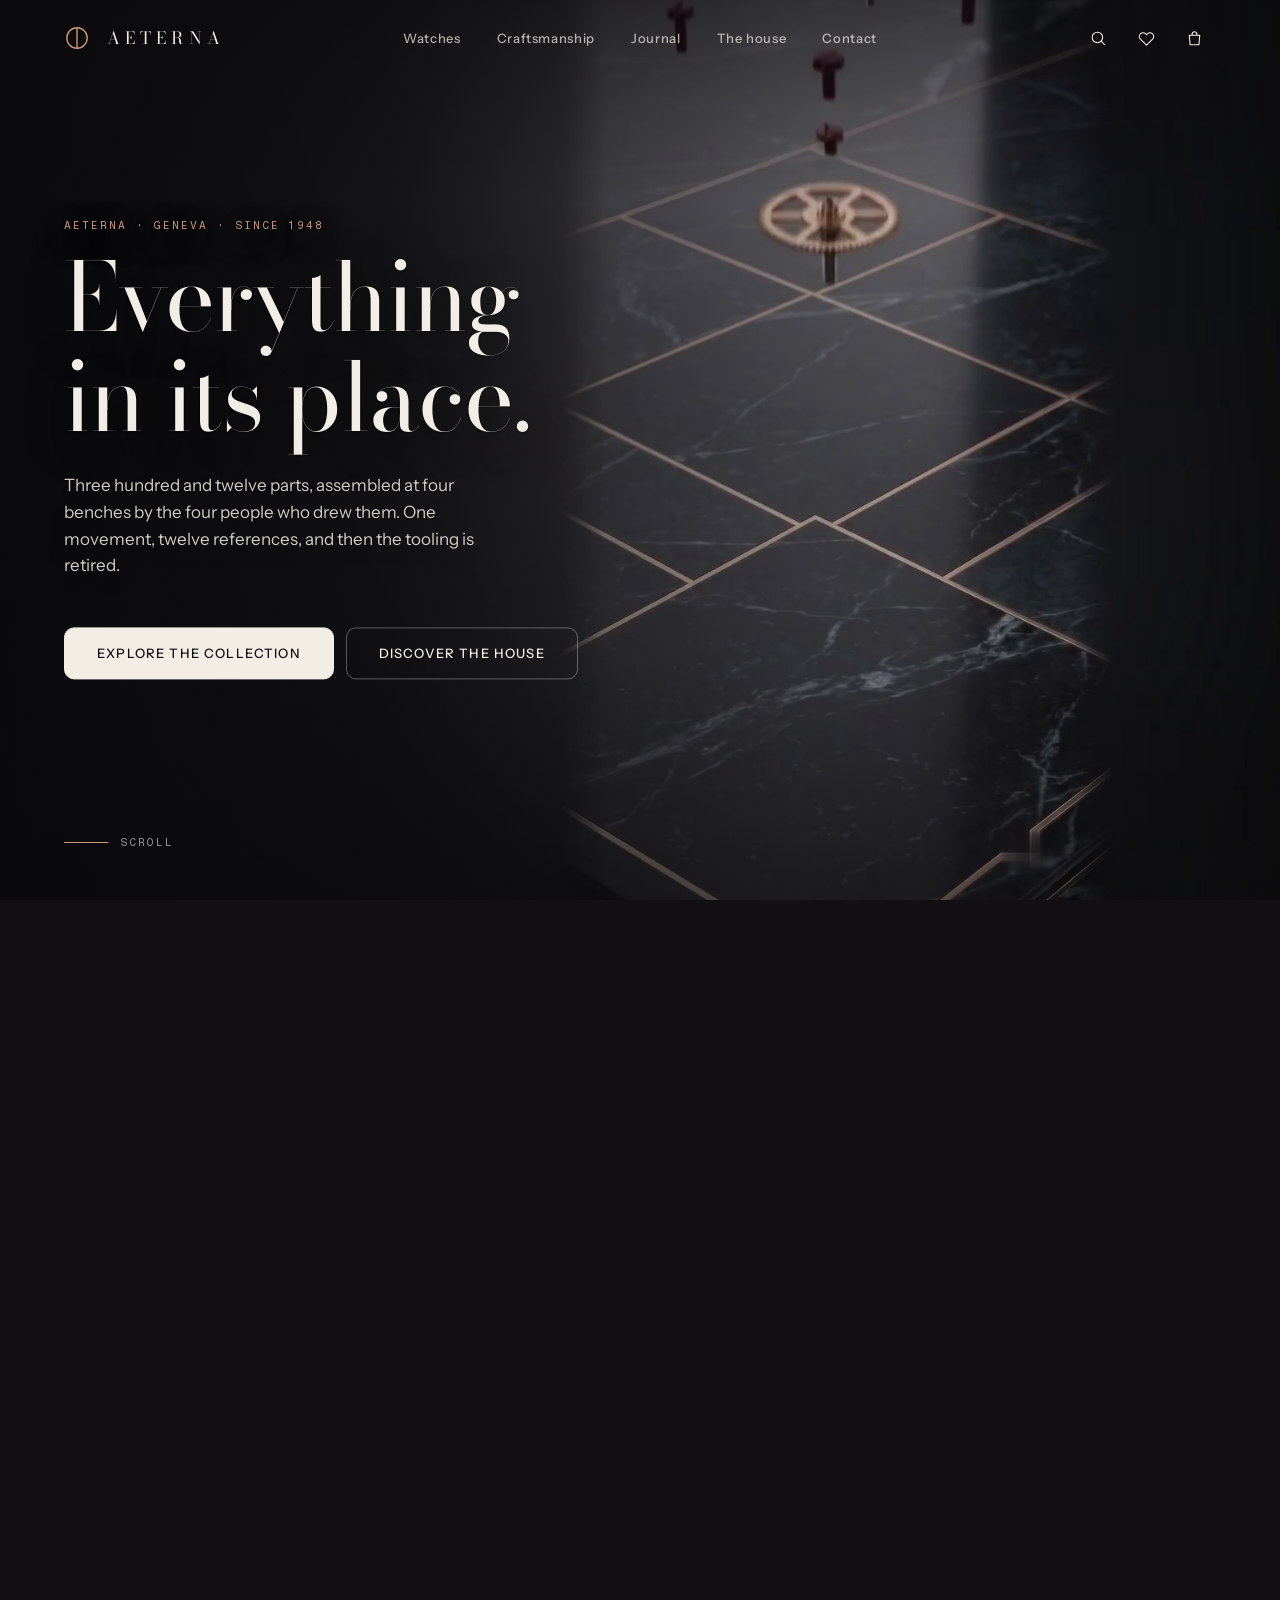
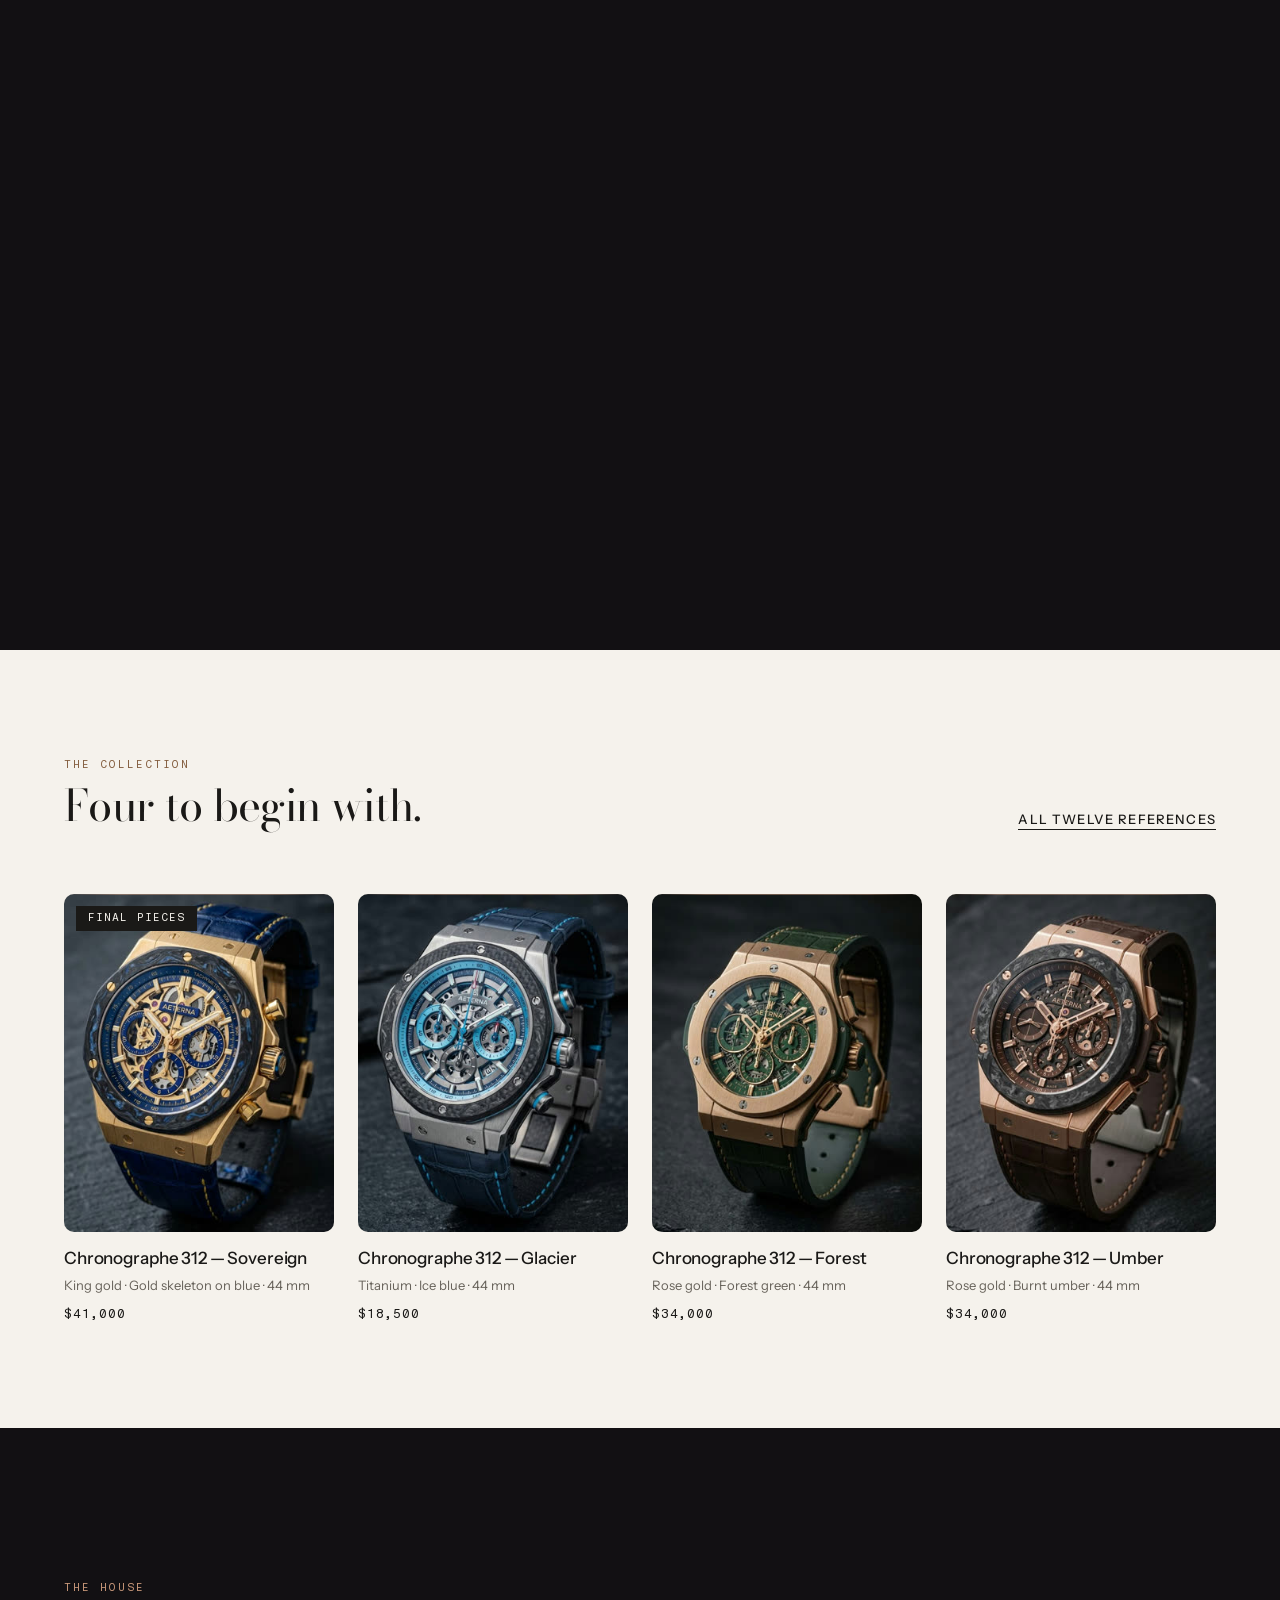
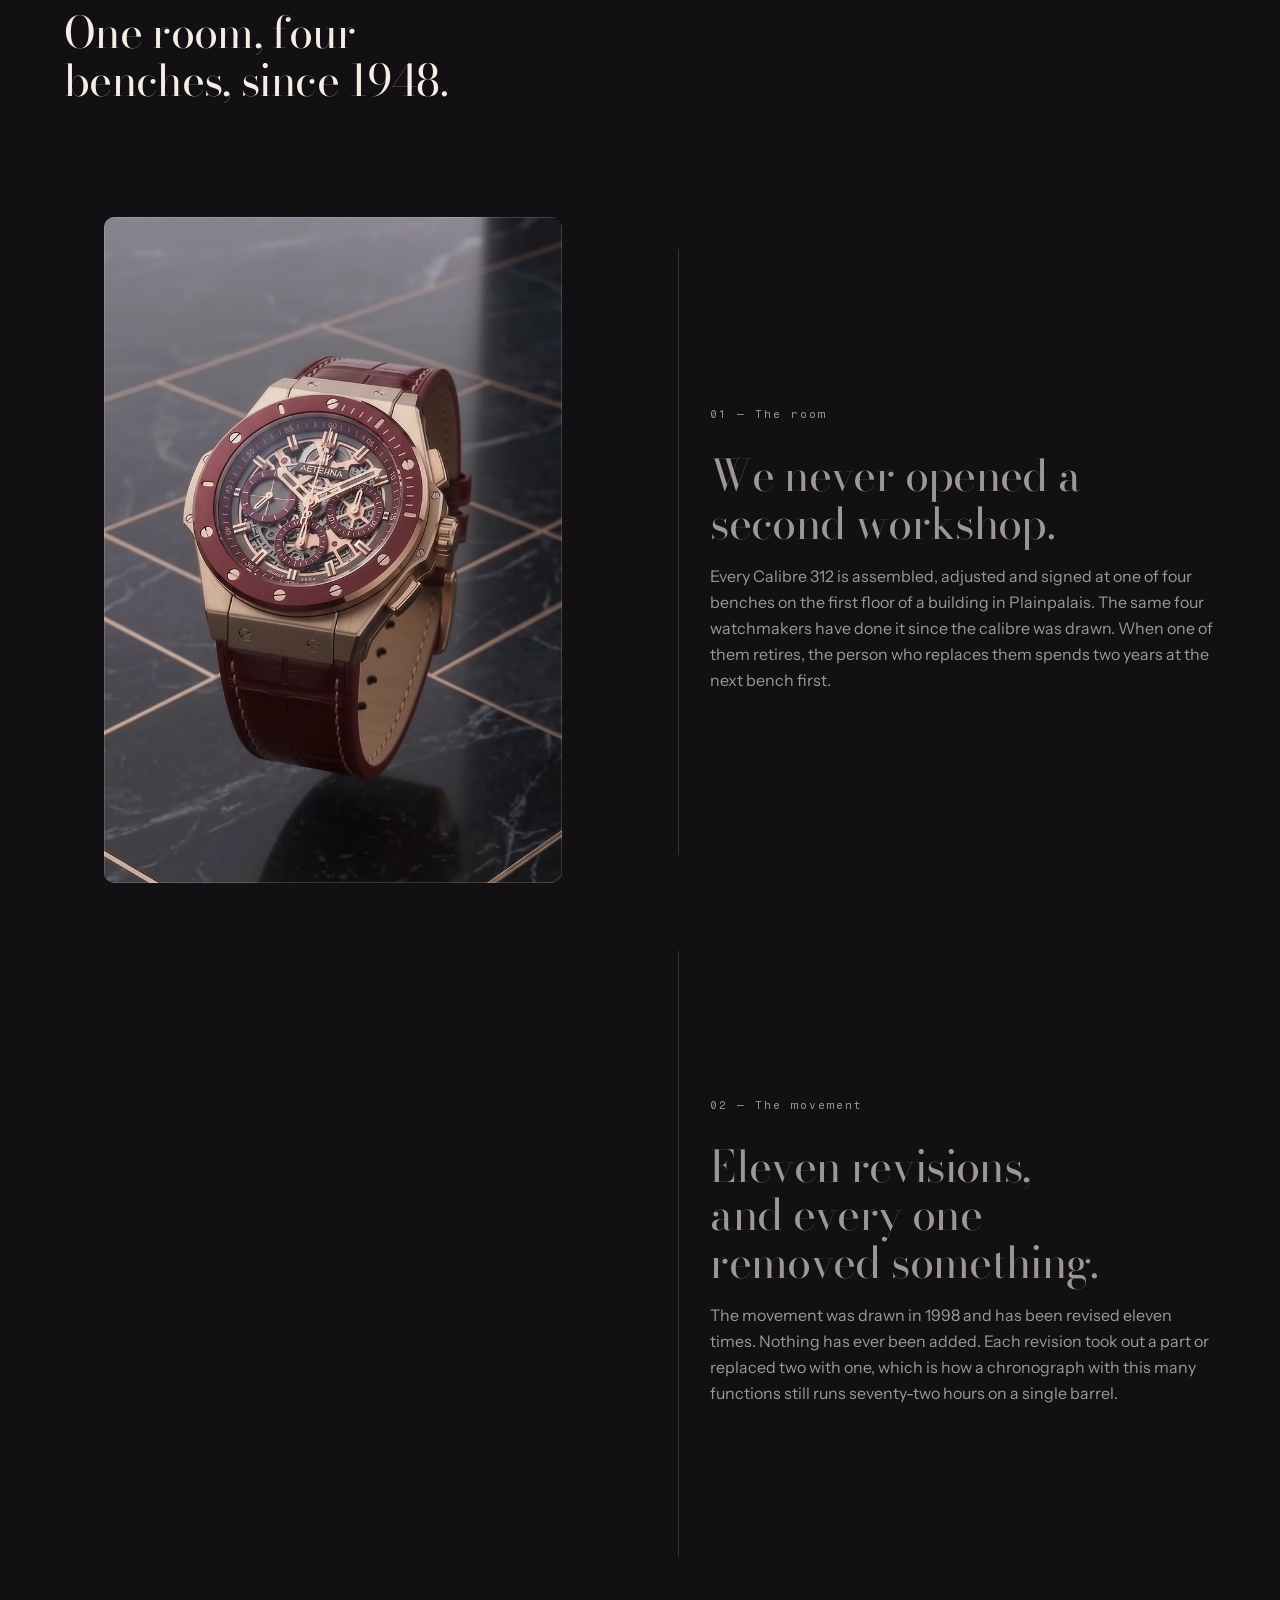
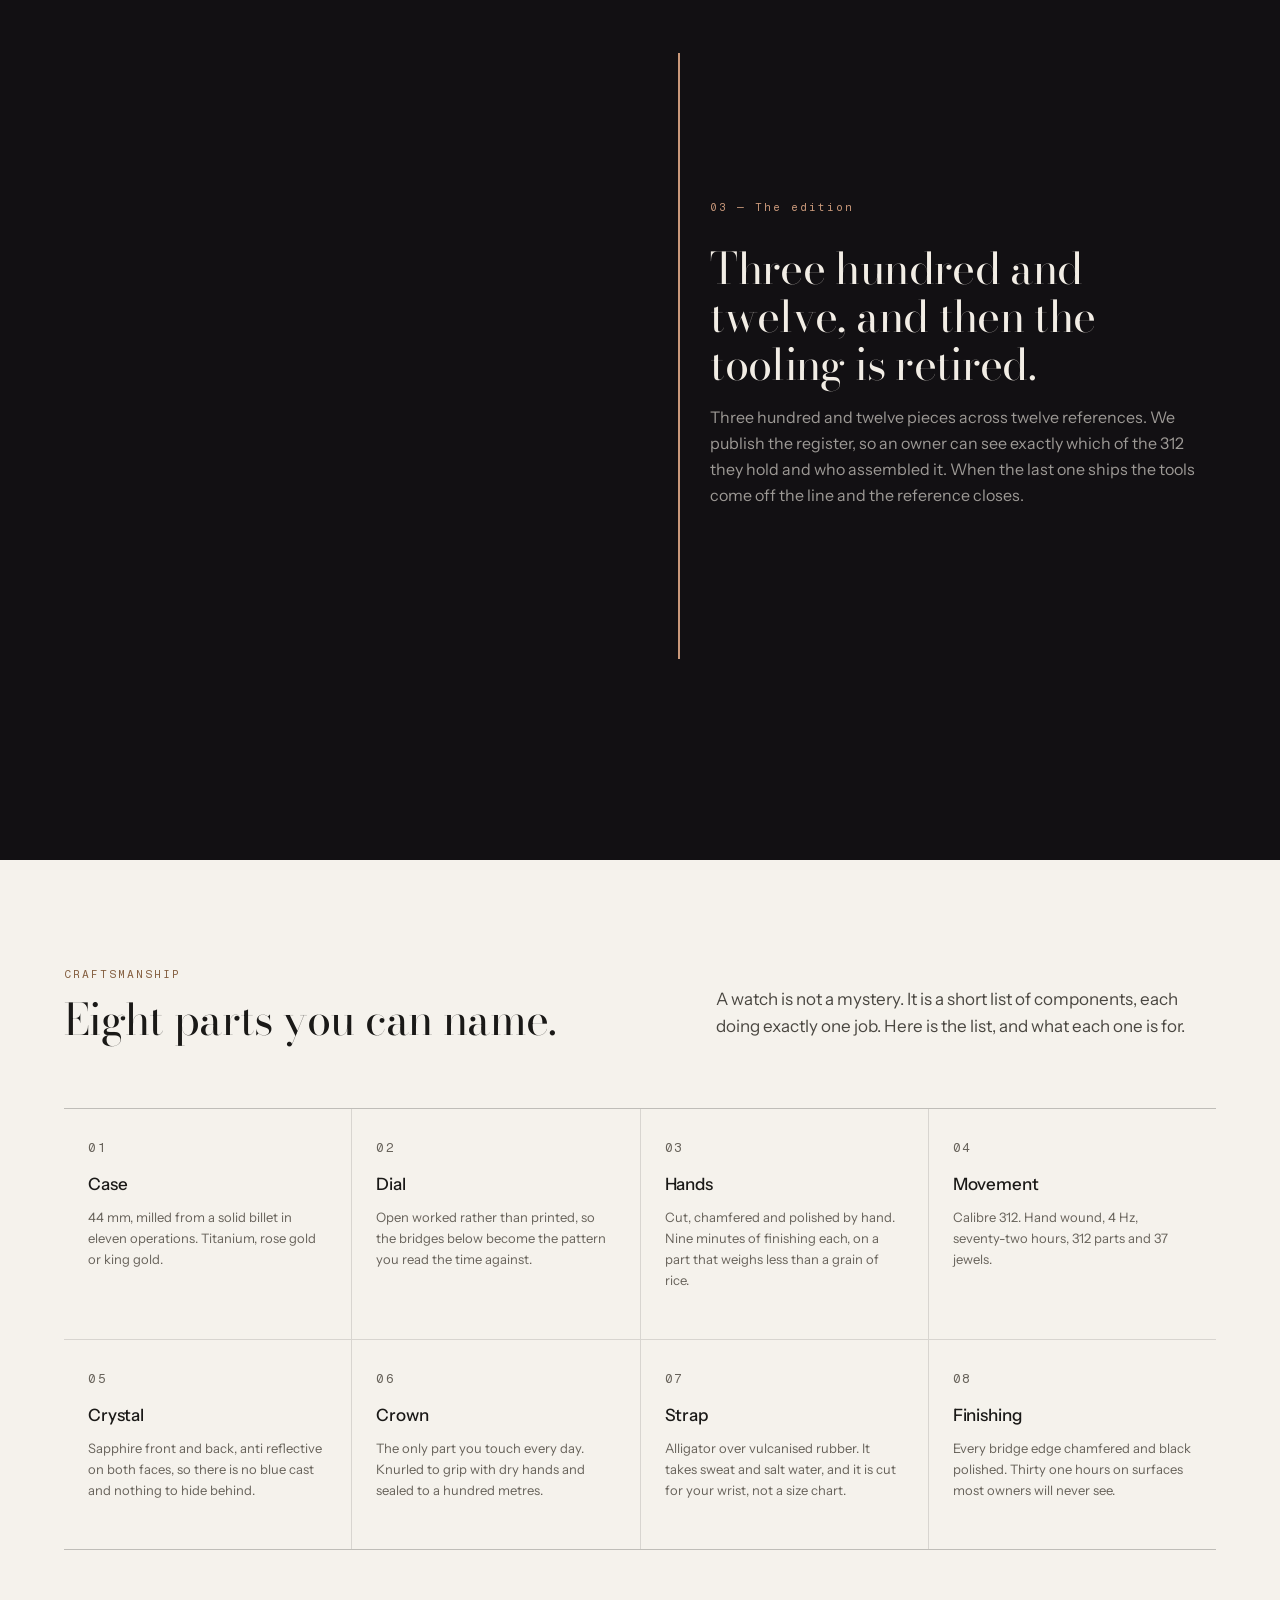
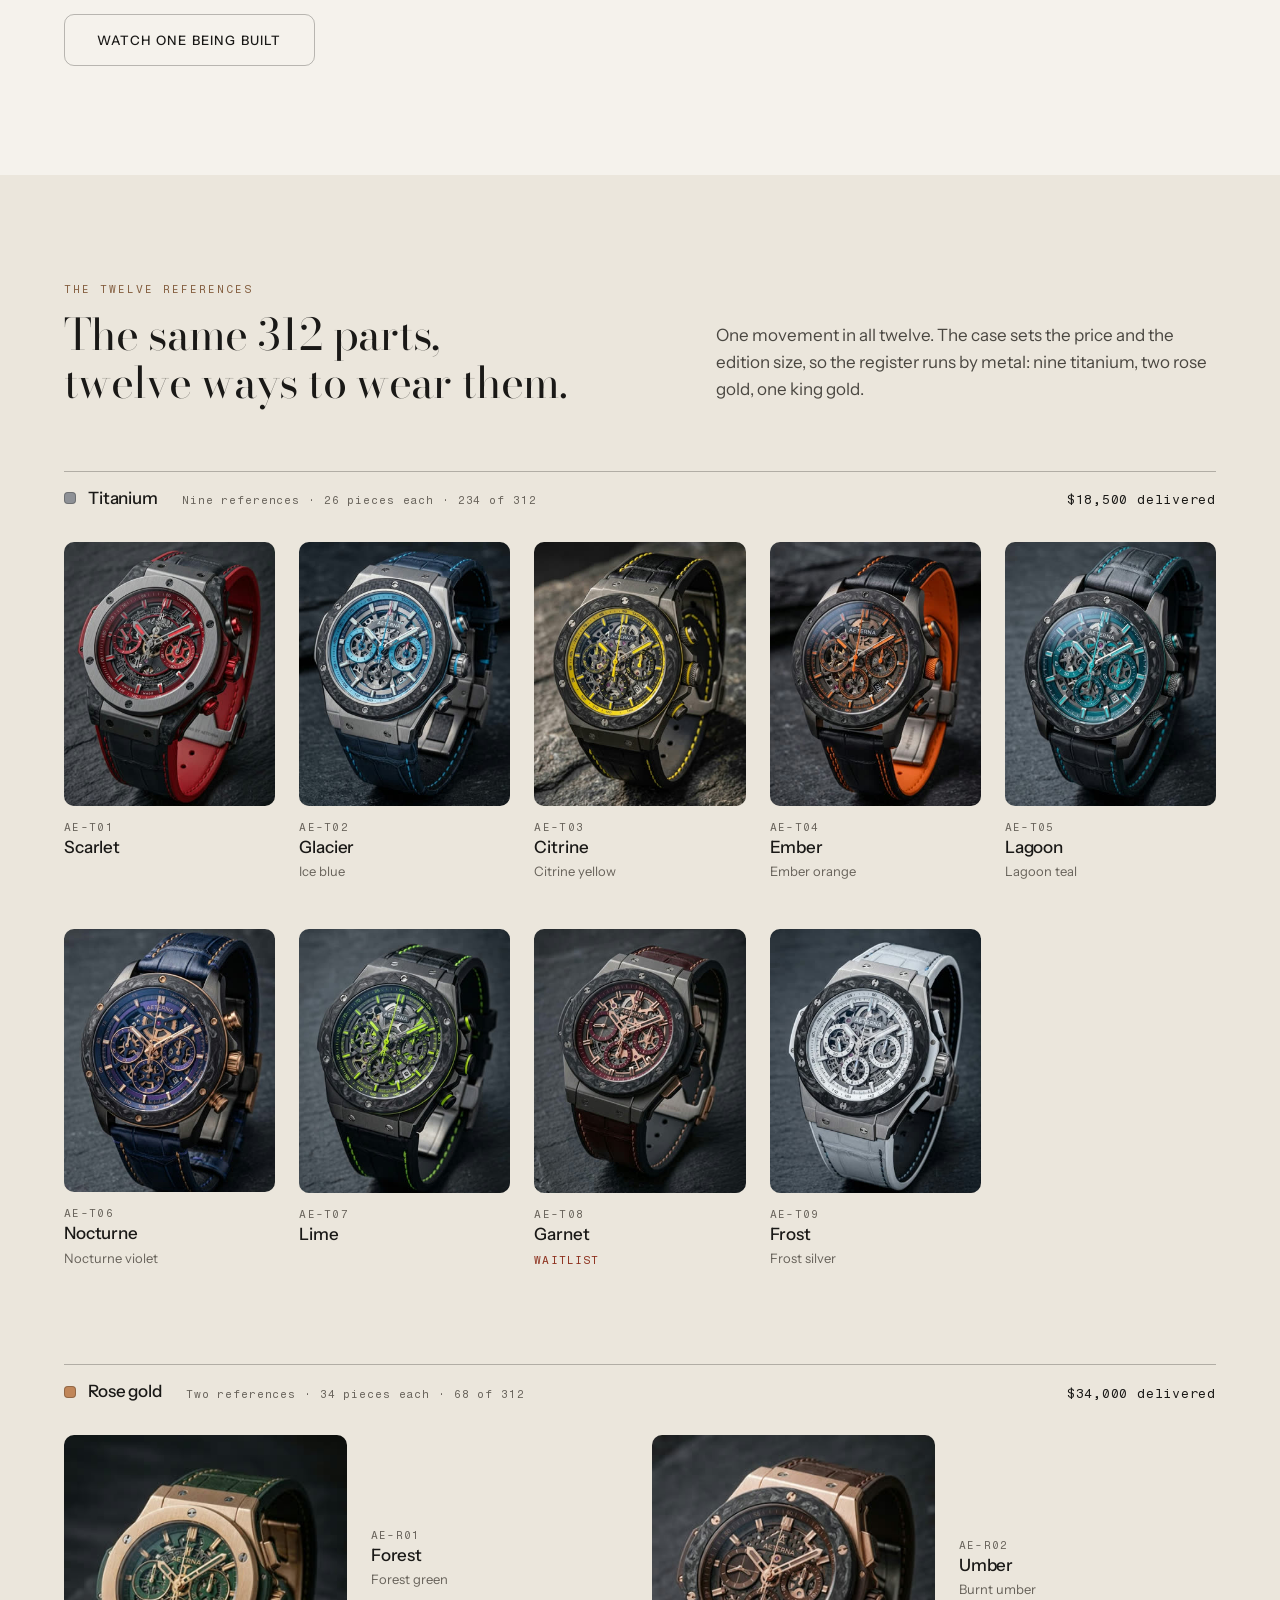
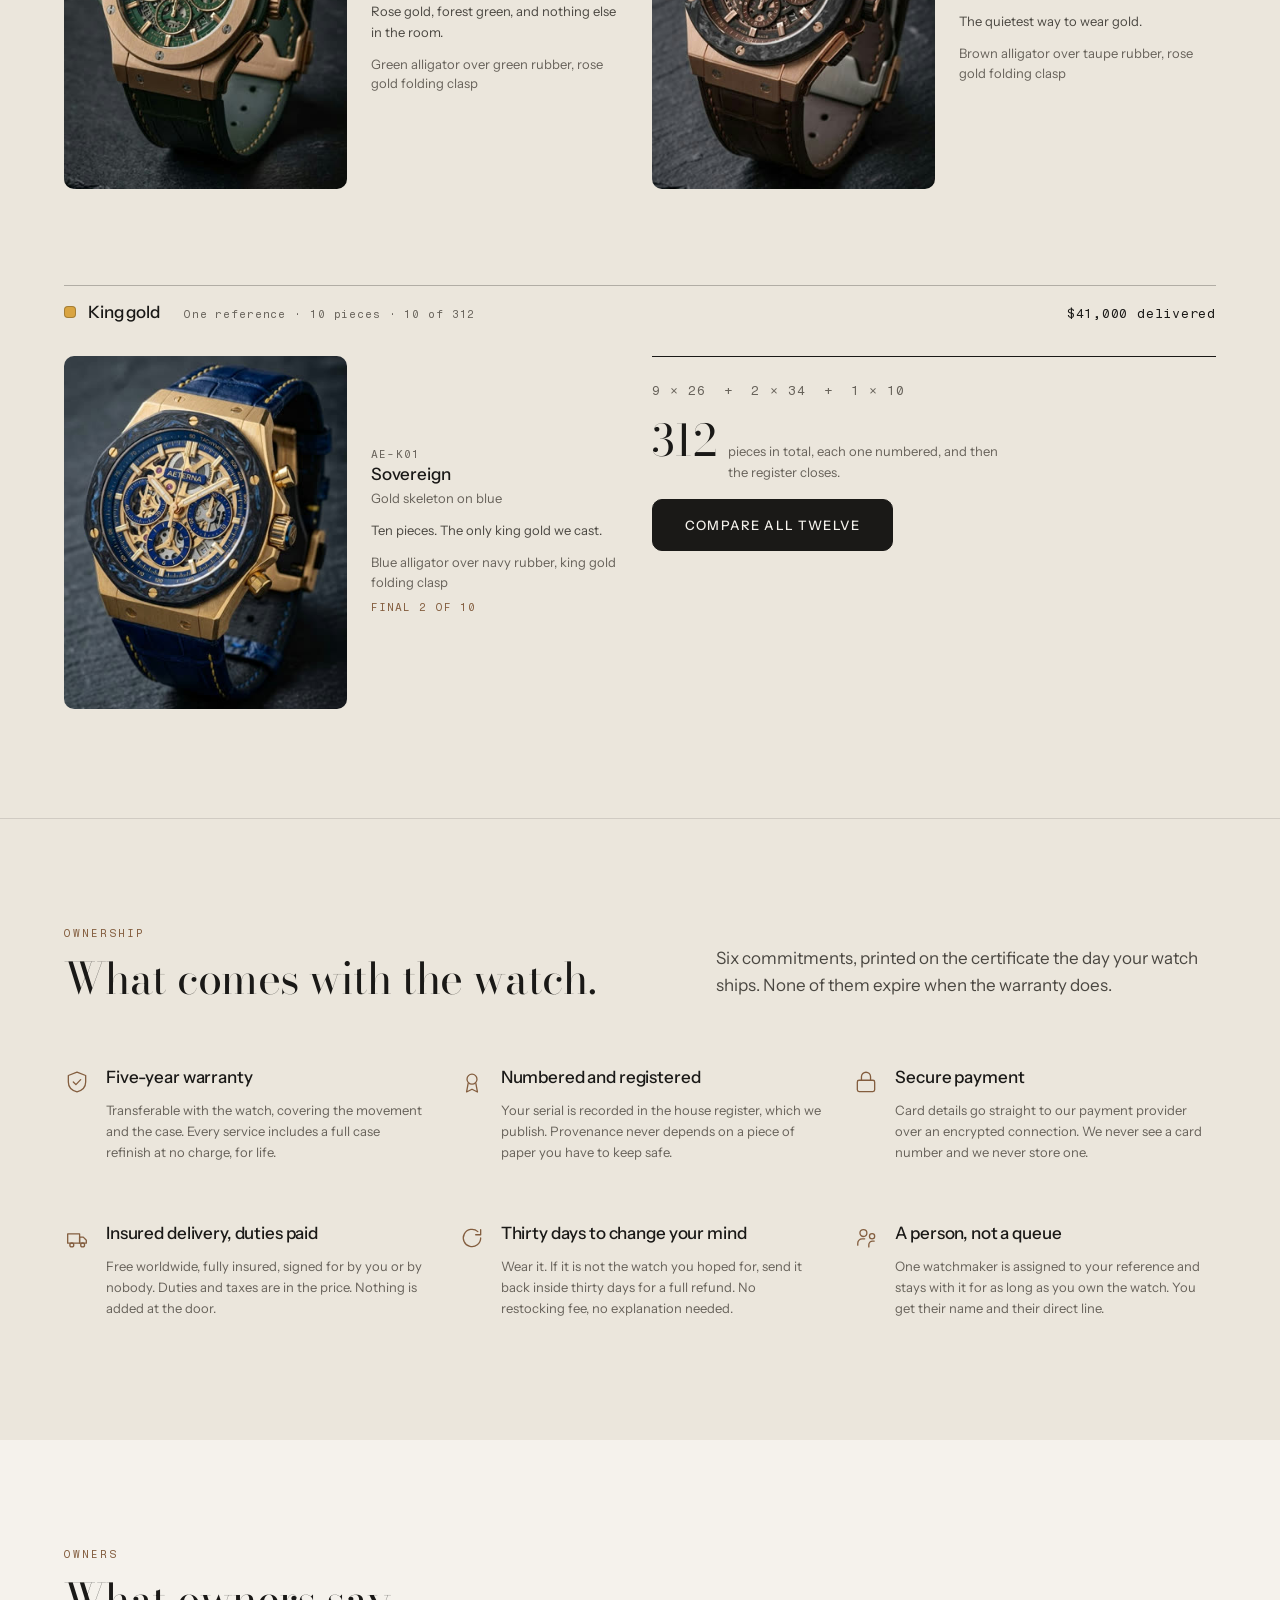
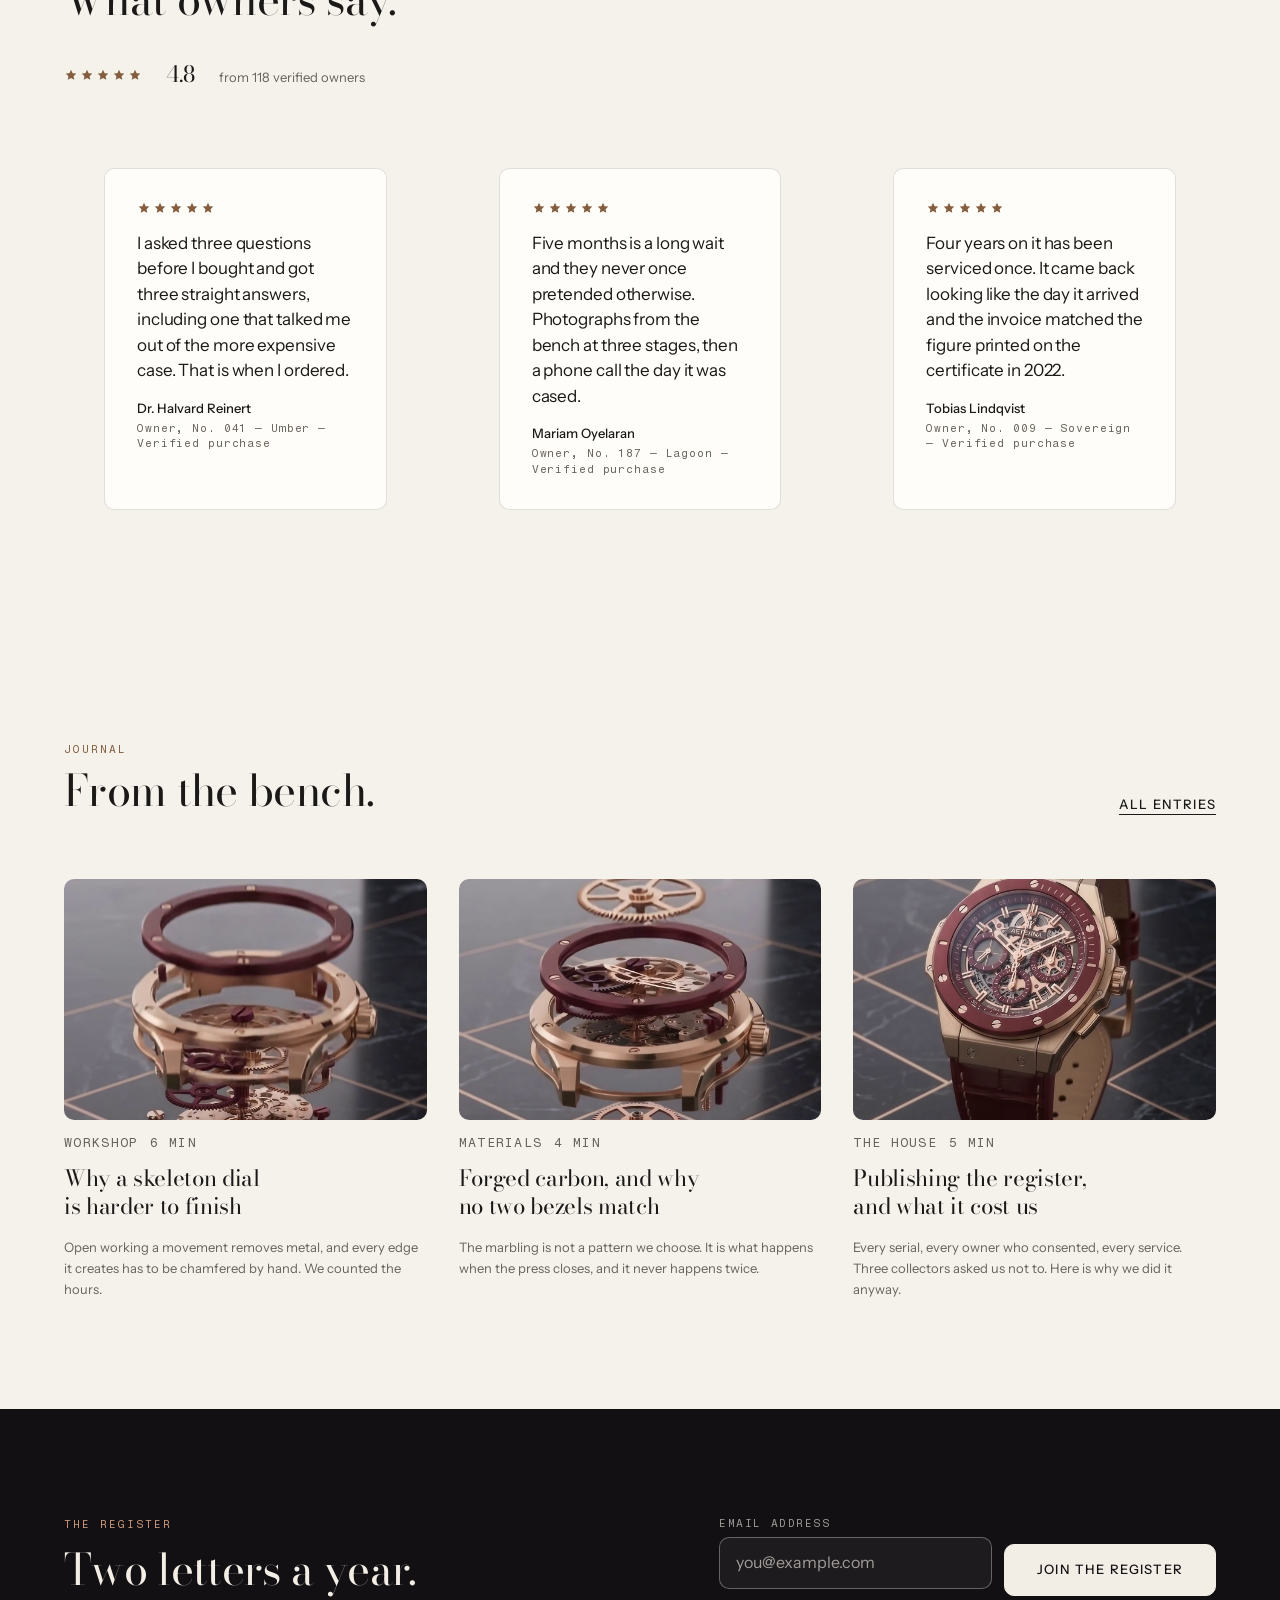
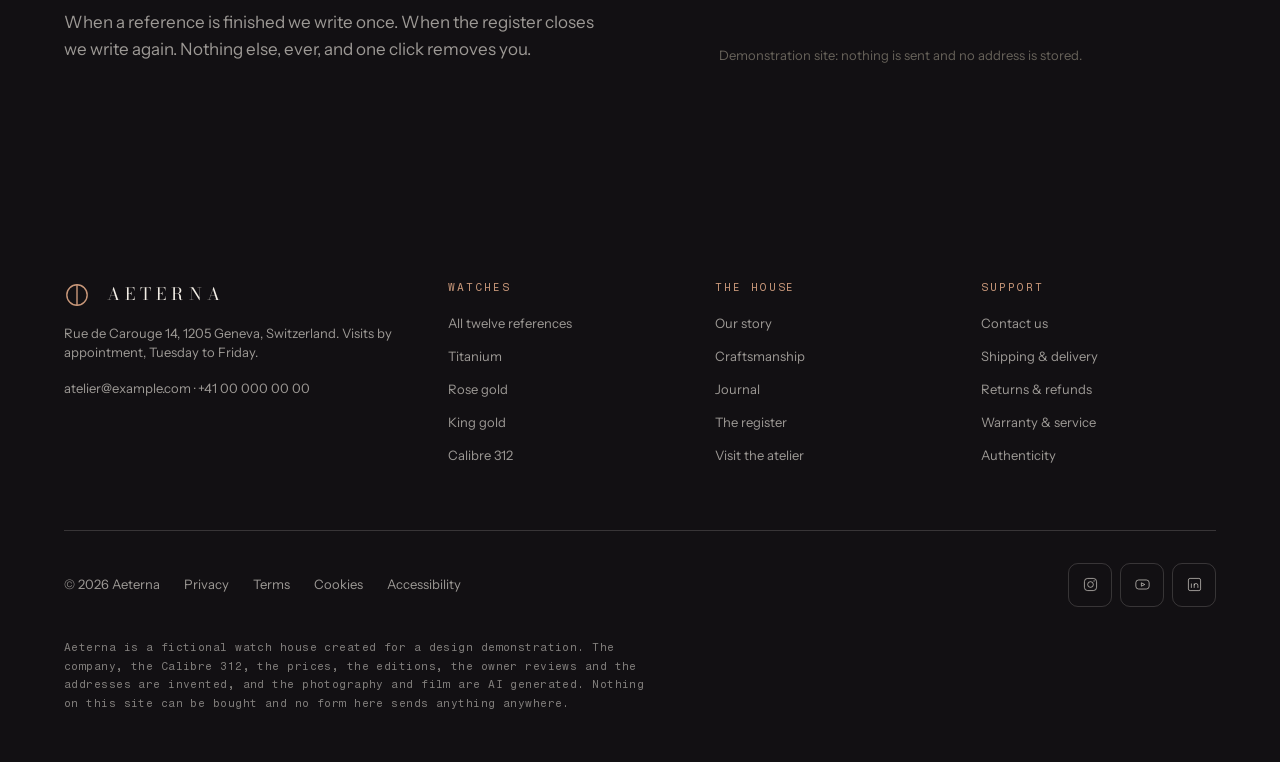
<file: index.html>
<!DOCTYPE html>
<html lang="en" class="no-js">
<head>
<meta charset="utf-8">
<meta name="viewport" content="width=device-width, initial-scale=1">
<title>Aeterna — Chronographe 312 | Swiss skeleton chronograph, 312 pieces</title>
<meta name="description" content="Twelve references, one movement. The Aeterna Chronographe 312 is a hand-wound skeleton chronograph built at four benches in Geneva. 312 parts, 312 pieces, each one numbered. From $18,500 delivered.">
<meta name="theme-color" content="#f5f2ec">
<link rel="canonical" href="https://example.com/">
<meta property="og:site_name" content="Aeterna">
<meta property="og:title" content="Aeterna — Chronographe 312">
<meta property="og:description" content="Twelve references, one movement. 312 parts, 312 pieces, each one numbered.">
<meta property="og:type" content="website">
<!-- DEPLOY STEP: replace both absolute URLs below with the live origin before shipping -->
<meta property="og:url" content="https://example.com/">
<meta property="og:image" content="https://example.com/assets/watch-wide.jpg">
<meta name="twitter:card" content="summary_large_image">
<link rel="icon" href="data:image/svg+xml,%3Csvg xmlns='http://www.w3.org/2000/svg' viewBox='0 0 32 32'%3E%3Crect width='32' height='32' fill='%23f5f2ec'/%3E%3Ccircle cx='16' cy='16' r='10' fill='none' stroke='%238c6544' stroke-width='1.6'/%3E%3Cpath d='M16 4.4v23.2' stroke='%238c6544' stroke-width='1.6'/%3E%3C/svg%3E">
<link rel="preconnect" href="https://fonts.googleapis.com">
<link rel="preconnect" href="https://fonts.gstatic.com" crossorigin>
<link rel="preload" as="image" href="assets/hero-poster.jpg" media="(min-width: 821px) and (orientation: landscape) and (prefers-reduced-motion: no-preference)" fetchpriority="high">
<link rel="preload" as="image" href="assets/hero-static.jpg" media="(max-width: 820px)" fetchpriority="high">
<link rel="stylesheet" href="assets/site.css">
<link rel="stylesheet" href="assets/home.css">
<!-- Fonts load without blocking first paint; the fallback stack is metric-close. -->
<link rel="stylesheet" media="print" onload="this.media='all'" href="https://fonts.googleapis.com/css2?family=Bodoni+Moda:opsz,wght@6..96,400;6..96,500&family=Instrument+Sans:wght@400;500;600&display=swap">
<noscript><link rel="stylesheet" href="https://fonts.googleapis.com/css2?family=Bodoni+Moda:opsz,wght@6..96,400;6..96,500&family=Instrument+Sans:wght@400;500;600&display=swap"></noscript>
<script>
/* The .js class hides anything that waits for an entrance. If the scripts never
   arrive, that class would leave the page blank, so it removes itself unless
   site.js has booted. It removes only that class -- it used to clear className
   outright, which took every other class on <html> with it -- and site.js
   disarms the timer the moment it boots. It also waits while the document is
   still parsing: the scripts sit at the end of the body, so "still loading"
   means slow, not broken, and tearing the page down to its no-script form
   mid-download was the visible flash this used to cause. */
document.documentElement.className='js';
window.__aeternaBoot=setTimeout(function c(){if(window.AeternaUI)return;
if(document.readyState==='loading'){window.__aeternaBoot=setTimeout(c,400);return;}
document.documentElement.classList.remove('js');},2500);
/* The arriving half of the page transition in site.css 11b. Armed here and not
   in site.js because pagereveal fires at the new document's first rendering
   opportunity, which on a slow connection is before a script at the end of the
   body has run -- a listener added down there misses the event outright.
   Back and forward are excluded on purpose: a traverse restores scroll, and
   craftsmanship's 700svh film and the home hero both paint frame zero until
   their own script boots, so the transition would dissolve into the wrong frame
   and then snap, which reads as a bug. navigation.activation is the reliable
   detector; the timing entry is the fallback for engines without it. */
addEventListener('pagereveal',function(e){var v=e.viewTransition;if(!v)return;
var n=window.navigation&&navigation.activation;
if(n?n.navigationType==='traverse':(performance.getEntriesByType('navigation')[0]||{}).type==='back_forward'){v.skipTransition();return;}
/* Every failure here -- the first-render timeout, a duplicate name, an aborted
   capture -- surfaces only as a rejected promise nobody holds. Say so locally,
   where someone is looking. */
if(location.hostname==='localhost')v.ready.catch(function(x){console.warn('[aeterna] page transition skipped:',x&&x.message);});});
</script>
<script type="application/ld+json">
{"@context":"https://schema.org","@type":"Organization","name":"Aeterna","url":"https://example.com/","description":"Swiss watch house. One movement, twelve references, 312 pieces.","foundingDate":"1948","address":{"@type":"PostalAddress","addressLocality":"Geneva","addressCountry":"CH"},"contactPoint":{"@type":"ContactPoint","contactType":"customer service","email":"atelier@example.com","availableLanguage":["English","French","German"]},"disambiguatingDescription":"Aeterna is a fictional watch house created for a design demonstration."}
</script>
</head>
<body>
<a class="skip" href="#main">Skip to content</a>

<header class="site-header" data-header="auto">
  <div class="site-header__in">
    <a class="brand" href="index.html" aria-label="Aeterna, home">
      <svg class="brand__mark" viewBox="0 0 24 24" aria-hidden="true"><circle cx="12" cy="12" r="9.4"/><path d="M12 2.6v18.8"/></svg>
      <span class="brand__word">Aeterna</span>
    </a>
    <nav class="nav" aria-label="Primary">
      <a href="collection.html">Watches</a>
      <a href="craftsmanship.html">Craftsmanship</a>
      <a href="journal.html">Journal</a>
      <a href="about.html">The house</a>
      <a href="contact.html">Contact</a>
      <span class="nav__ind" aria-hidden="true"></span>
    </nav>
    <div class="utils">
      <button class="icon-btn" type="button" data-panel="search-panel" aria-label="Search the collection">
        <svg viewBox="0 0 24 24" aria-hidden="true"><circle cx="10.6" cy="10.6" r="6.6"/><path d="m15.4 15.4 4.2 4.2"/></svg>
      </button>
      <button class="icon-btn" type="button" data-panel="wish-drawer" data-wish-label aria-label="Wishlist, empty">
        <svg viewBox="0 0 24 24" aria-hidden="true"><path d="M12 20.4 4.3 12.8a4.7 4.7 0 0 1 6.7-6.7l1 1 1-1a4.7 4.7 0 0 1 6.7 6.7Z"/></svg>
        <span class="icon-btn__count" data-wish-count data-count="0" aria-hidden="true"></span>
      </button>
      <button class="icon-btn" type="button" data-panel="cart-drawer" data-cart-label aria-label="Bag, empty">
        <svg viewBox="0 0 24 24" aria-hidden="true"><path d="M5.4 7.8h13.2l-1 12.2H6.4Z"/><path d="M9 7.8V6.4a3 3 0 0 1 6 0v1.4"/></svg>
        <span class="icon-btn__count" data-cart-count data-count="0" aria-hidden="true"></span>
      </button>
      <button class="icon-btn nav-toggle" type="button" data-panel="mobile-menu" aria-label="Open menu">
        <svg viewBox="0 0 24 24" aria-hidden="true"><path d="M4 8h16M4 16h16"/></svg>
      </button>
    </div>
  </div>
</header>

<main id="main" tabindex="-1">

  <!-- ===================================================== HERO ========= -->
  <section class="hero" data-header-watch aria-labelledby="hero-h">
    <div class="hero__stage">
      <div class="hero__poster" aria-hidden="true"></div>
      <video class="hero__video" id="hero-video" preload="none" muted playsinline aria-hidden="true" tabindex="-1"></video>
      <div class="hero__scrim" aria-hidden="true"></div>

      <div class="hero__bands">
        <div class="hero__band on-dark" data-a="0" data-b="0.52" data-fx="rise" data-ramp="0.16">
          <p class="eyebrow">Aeterna &middot; Geneva &middot; Since 1948</p>
          <h1 class="display split" id="hero-h">Everything in its place.</h1>
          <p class="lede">Three hundred and twelve parts, assembled at four benches by the four people who drew them. One movement, twelve references, and then the tooling is retired.</p>
          <p class="hero__cta">
            <a class="btn btn--primary" href="collection.html">Explore the collection</a>
            <a class="btn btn--secondary" href="about.html">Discover the house</a>
          </p>
        </div>
        <div class="hero__band on-dark" data-a="0.54" data-b="1" data-fx="rise" data-ramp="0.2">
          <p class="eyebrow">Chronographe 312</p>
          <p class="display split">Twelve ways to wear one idea.</p>
          <p class="lede">Titanium, rose gold or king gold. Twelve dials. The same calibre in every one.</p>
          <p class="hero__cta">
            <a class="btn btn--primary" href="collection.html">See all twelve</a>
            <a class="btn btn--secondary" href="craftsmanship.html">How one is built</a>
          </p>
        </div>
      </div>

      <p class="hero__cue" aria-hidden="true"><i></i>Scroll</p>
      <svg class="hero__ring" viewBox="0 0 48 48" aria-hidden="true"><circle cx="24" cy="24" r="20" fill="none" stroke="currentColor" stroke-width="3" stroke-dasharray="126" style="stroke-dashoffset:var(--ld,126)"/></svg>

      <!-- Phones, portrait tablets and reduced motion get this composed layout. -->
      <div class="hero__static">
        <div class="hero__static-img" aria-hidden="true"></div>
        <div class="hero__static-copy on-dark">
          <p class="eyebrow">Aeterna &middot; Geneva &middot; Since 1948</p>
          <p class="h1">Everything in its place.</p>
          <p class="lede">Three hundred and twelve parts, one movement, twelve references. Each watch numbered, and then no more.</p>
          <p class="hero__cta">
            <a class="btn btn--primary" href="collection.html">Explore the collection</a>
            <a class="btn btn--secondary" href="about.html">Discover the house</a>
          </p>
        </div>
      </div>
    </div>
  </section>

  <!-- ================================================= FEATURED ========= -->
  <section class="sec featured" aria-labelledby="featured-h">
    <div class="wrap-wide">
      <div class="featured__head reveal">
        <div class="sec-head">
          <p class="eyebrow">The collection</p>
          <h2 class="h2" id="featured-h">Four to begin with.</h2>
        </div>
        <a class="btn btn--ghost" href="collection.html">All twelve references</a>
      </div>

      <div class="grid-products grid-products--4 reveal-group">
        <article class="pcard" data-slug="sovereign">
          <a class="pcard__media" href="product.html?ref=sovereign" tabindex="-1" aria-hidden="true">
            <img class="is-main" src="assets/watches/sovereign-1.jpg" srcset="assets/watches/sovereign-1-sm.jpg 340w, assets/watches/sovereign-1.jpg 572w" sizes="(max-width:560px) 45vw, (max-width:1080px) 46vw, 23vw" alt="" width="572" height="715" loading="eager" decoding="async" fetchpriority="low">
            <img class="is-alt" src="assets/watches/sovereign-2.jpg" srcset="assets/watches/sovereign-2-sm.jpg 340w, assets/watches/sovereign-2.jpg 572w" sizes="(max-width:560px) 45vw, (max-width:1080px) 46vw, 23vw" alt="" width="572" height="715" loading="lazy" decoding="async">
          </a>
          <span class="pcard__flag">Final pieces</span>
          <button class="pcard__wish" type="button" data-wish-toggle="sovereign" aria-pressed="false" aria-label="Save Sovereign to your wishlist">
            <svg viewBox="0 0 24 24" aria-hidden="true"><path d="M12 20.5 4.2 12.9a4.8 4.8 0 0 1 6.8-6.8l1 1 1-1a4.8 4.8 0 0 1 6.8 6.8Z"/></svg>
          </button>
          <div class="pcard__body">
            <h3 class="pcard__name"><a href="product.html?ref=sovereign">Chronographe 312 — Sovereign</a></h3>
            <p class="pcard__spec">King gold · Gold skeleton on blue · 44 mm</p>
            <p class="pcard__price">$41,000</p>
          </div>
        </article>

        <article class="pcard" data-slug="glacier">
          <a class="pcard__media" href="product.html?ref=glacier" tabindex="-1" aria-hidden="true">
            <img class="is-main" src="assets/watches/glacier-1.jpg" srcset="assets/watches/glacier-1-sm.jpg 340w, assets/watches/glacier-1.jpg 572w" sizes="(max-width:560px) 45vw, (max-width:1080px) 46vw, 23vw" alt="" width="572" height="715" loading="eager" decoding="async" fetchpriority="low">
            <img class="is-alt" src="assets/watches/glacier-2.jpg" srcset="assets/watches/glacier-2-sm.jpg 340w, assets/watches/glacier-2.jpg 572w" sizes="(max-width:560px) 45vw, (max-width:1080px) 46vw, 23vw" alt="" width="572" height="715" loading="lazy" decoding="async">
          </a>
                    <button class="pcard__wish" type="button" data-wish-toggle="glacier" aria-pressed="false" aria-label="Save Glacier to your wishlist">
            <svg viewBox="0 0 24 24" aria-hidden="true"><path d="M12 20.5 4.2 12.9a4.8 4.8 0 0 1 6.8-6.8l1 1 1-1a4.8 4.8 0 0 1 6.8 6.8Z"/></svg>
          </button>
          <div class="pcard__body">
            <h3 class="pcard__name"><a href="product.html?ref=glacier">Chronographe 312 — Glacier</a></h3>
            <p class="pcard__spec">Titanium · Ice blue · 44 mm</p>
            <p class="pcard__price">$18,500</p>
          </div>
        </article>

        <article class="pcard" data-slug="forest">
          <a class="pcard__media" href="product.html?ref=forest" tabindex="-1" aria-hidden="true">
            <img class="is-main" src="assets/watches/forest-1.jpg" srcset="assets/watches/forest-1-sm.jpg 340w, assets/watches/forest-1.jpg 572w" sizes="(max-width:560px) 45vw, (max-width:1080px) 46vw, 23vw" alt="" width="572" height="715" loading="lazy" decoding="async">
            <img class="is-alt" src="assets/watches/forest-2.jpg" srcset="assets/watches/forest-2-sm.jpg 340w, assets/watches/forest-2.jpg 572w" sizes="(max-width:560px) 45vw, (max-width:1080px) 46vw, 23vw" alt="" width="572" height="715" loading="lazy" decoding="async">
          </a>
          <button class="pcard__wish" type="button" data-wish-toggle="forest" aria-pressed="false" aria-label="Save Forest to your wishlist">
            <svg viewBox="0 0 24 24" aria-hidden="true"><path d="M12 20.5 4.2 12.9a4.8 4.8 0 0 1 6.8-6.8l1 1 1-1a4.8 4.8 0 0 1 6.8 6.8Z"/></svg>
          </button>
          <div class="pcard__body">
            <h3 class="pcard__name"><a href="product.html?ref=forest">Chronographe 312 — Forest</a></h3>
            <p class="pcard__spec">Rose gold · Forest green · 44 mm</p>
            <p class="pcard__price">$34,000</p>
          </div>
        </article>

        <article class="pcard" data-slug="umber">
          <a class="pcard__media" href="product.html?ref=umber" tabindex="-1" aria-hidden="true">
            <img class="is-main" src="assets/watches/umber-1.jpg" srcset="assets/watches/umber-1-sm.jpg 340w, assets/watches/umber-1.jpg 572w" sizes="(max-width:560px) 45vw, (max-width:1080px) 46vw, 23vw" alt="" width="572" height="715" loading="lazy" decoding="async">
            <img class="is-alt" src="assets/watches/umber-2.jpg" srcset="assets/watches/umber-2-sm.jpg 340w, assets/watches/umber-2.jpg 572w" sizes="(max-width:560px) 45vw, (max-width:1080px) 46vw, 23vw" alt="" width="572" height="715" loading="lazy" decoding="async">
          </a>
                    <button class="pcard__wish" type="button" data-wish-toggle="umber" aria-pressed="false" aria-label="Save Umber to your wishlist">
            <svg viewBox="0 0 24 24" aria-hidden="true"><path d="M12 20.5 4.2 12.9a4.8 4.8 0 0 1 6.8-6.8l1 1 1-1a4.8 4.8 0 0 1 6.8 6.8Z"/></svg>
          </button>
          <div class="pcard__body">
            <h3 class="pcard__name"><a href="product.html?ref=umber">Chronographe 312 — Umber</a></h3>
            <p class="pcard__spec">Rose gold · Burnt umber · 44 mm</p>
            <p class="pcard__price">$34,000</p>
          </div>
        </article>
      </div>
    </div>
  </section>

  <!-- ============================================== BRAND STORY ========= -->
  <section class="sec-lg story night" id="story" aria-labelledby="story-h">
    <div class="wrap-wide">
      <div class="sec-head reveal" style="margin-bottom:var(--s9)">
        <p class="eyebrow">The house</p>
        <h2 class="h2" id="story-h">One room, four benches, since 1948.</h2>
      </div>
      <div class="story__grid">
        <figure class="story__plate" id="story-plate">
          <img src="assets/story-1.jpg" alt="Loose components laid out on the black marble bench before assembly" width="810" height="1080" loading="lazy" decoding="async" data-chapter="0">
          <img src="assets/story-2.jpg" alt="The Calibre 312 movement seated in its case, bridges and wheels exposed" width="810" height="1080" loading="lazy" decoding="async" data-chapter="1">
          <img src="assets/story-3.jpg" alt="The finished Chronographe 312 resting on the bench" width="810" height="1080" loading="lazy" decoding="async" data-chapter="2">
        </figure>
        <div class="story__chapters" id="story-chapters">
          <div class="story__chapter" data-chapter="0">
            <p class="story__num">01 — The room</p>
            <h3 class="h2">We never opened a second workshop.</h3>
            <p class="body">Every Calibre 312 is assembled, adjusted and signed at one of four benches on the first floor of a building in Plainpalais. The same four watchmakers have done it since the calibre was drawn. When one of them retires, the person who replaces them spends two years at the next bench first.</p>
          </div>
          <div class="story__chapter" data-chapter="1">
            <p class="story__num">02 — The movement</p>
            <h3 class="h2">Eleven revisions, and every one removed something.</h3>
            <p class="body">The movement was drawn in 1998 and has been revised eleven times. Nothing has ever been added. Each revision took out a part or replaced two with one, which is how a chronograph with this many functions still runs seventy-two hours on a single barrel.</p>
          </div>
          <div class="story__chapter" data-chapter="2">
            <p class="story__num">03 — The edition</p>
            <h3 class="h2">Three hundred and twelve, and then the tooling is retired.</h3>
            <p class="body">Three hundred and twelve pieces across twelve references. We publish the register, so an owner can see exactly which of the 312 they hold and who assembled it. When the last one ships the tools come off the line and the reference closes.</p>
          </div>
        </div>
      </div>
    </div>
  </section>

  <!-- =========================================== CRAFTSMANSHIP ========== -->
  <section class="sec" id="craft" aria-labelledby="craft-h">
    <div class="wrap-wide">
      <div class="sec-head sec-head--split reveal">
        <div class="stack">
          <p class="eyebrow">Craftsmanship</p>
          <h2 class="h2" id="craft-h">Eight parts you can name.</h2>
        </div>
        <p class="lede">A watch is not a mystery. It is a short list of components, each doing exactly one job. Here is the list, and what each one is for.</p>
      </div>

      <div class="craft__grid reveal-group">
        <div class="craft__cell"><p class="craft__n">01</p><h3 class="h4">Case</h3><p>44 mm, milled from a solid billet in eleven operations. Titanium, rose gold or king gold.</p></div>
        <div class="craft__cell"><p class="craft__n">02</p><h3 class="h4">Dial</h3><p>Open worked rather than printed, so the bridges below become the pattern you read the time against.</p></div>
        <div class="craft__cell"><p class="craft__n">03</p><h3 class="h4">Hands</h3><p>Cut, chamfered and polished by hand. Nine minutes of finishing each, on a part that weighs less than a grain of rice.</p></div>
        <div class="craft__cell"><p class="craft__n">04</p><h3 class="h4">Movement</h3><p>Calibre 312. Hand wound, 4 Hz, seventy-two hours, 312 parts and 37 jewels.</p></div>
        <div class="craft__cell"><p class="craft__n">05</p><h3 class="h4">Crystal</h3><p>Sapphire front and back, anti reflective on both faces, so there is no blue cast and nothing to hide behind.</p></div>
        <div class="craft__cell"><p class="craft__n">06</p><h3 class="h4">Crown</h3><p>The only part you touch every day. Knurled to grip with dry hands and sealed to a hundred metres.</p></div>
        <div class="craft__cell"><p class="craft__n">07</p><h3 class="h4">Strap</h3><p>Alligator over vulcanised rubber. It takes sweat and salt water, and it is cut for your wrist, not a size chart.</p></div>
        <div class="craft__cell"><p class="craft__n">08</p><h3 class="h4">Finishing</h3><p>Every bridge edge chamfered and black polished. Thirty one hours on surfaces most owners will never see.</p></div>
      </div>

      <p class="flow-row" style="margin-top:var(--s8)">
        <a class="btn btn--secondary" href="craftsmanship.html">Watch one being built</a>
      </p>
    </div>
  </section>

  <!-- ================================================= TWELVE =========== -->
  <!-- The register. Twelve references grouped by case metal, in reference order,
       so AE-T01..T09 / AE-R01..R02 / AE-K01 run in sequence with no gaps. Price
       and edition size are properties of the case, not of the dial, so each band
       states them once instead of twelve times.

       Every reference is a real <a href="product.html?ref=slug"> in this source:
       home.js builds nothing here. Deliberately not a <table>, because site.js
       wrapTables() would wrap it in a focusable role="region" scroller. -->
  <section class="sec twelve" aria-labelledby="twelve-h">
    <div class="wrap-wide">

      <div class="sec-head sec-head--split reveal">
        <div class="stack">
          <p class="eyebrow">The twelve references</p>
          <h2 class="h2" id="twelve-h">The same 312 parts, twelve ways to wear them.</h2>
        </div>
        <p class="lede">One movement in all twelve. The case sets the price and the edition size, so the register runs by metal: nine titanium, two rose gold, one king gold.</p>
      </div>

      <!-- exactly three children, so the .reveal-group stagger is 0 / 70 / 140ms -->
      <div class="tw-board reveal-group">

        <!-- ------------------------------------------------------- TITANIUM -->
        <div class="tw__set tw__set--ti">
          <div class="tw__band">
            <h3 class="h4 tw__metal"><span class="tw__sw" style="--sw:#8e9196" aria-hidden="true"></span>Titanium</h3>
            <p class="tw__count">Nine references &middot; 26 pieces each &middot; 234 of 312</p>
            <p class="tw__price">$18,500 delivered</p>
          </div>
          <!-- role="list" is load-bearing: list-style:none drops the list role in
               Safari, and "list, 9 items" is how the edition size reaches anyone
               not looking at the screen. -->
          <ul class="tw__row" role="list">
            <li class="tw__ref">
              <div class="tw__plate">
                <picture>
                  <!-- A phone plate is ~167 CSS px. The 340w thumb is a true 2x file for it;
                       without this source a DPR3 phone reaches for the 572w and the register
                       alone costs about 1.3MB. Capped here, it costs about 0.4MB. -->
                  <source media="(max-width:480px)" srcset="assets/watches/scarlet-1-sm.jpg 340w" sizes="45vw">
                  <img src="assets/watches/scarlet-1-sm.jpg"
                       srcset="assets/watches/scarlet-1-sm.jpg 340w, assets/watches/scarlet-1.jpg 572w"
                       sizes="(min-width:1704px) 292px, (min-width:1041px) 18vw, (min-width:641px) 31vw, 45vw"
                       alt="" width="572" height="715" loading="lazy" decoding="async">
                </picture>
              </div>
              <div class="tw__copy">
                <p class="tw__no">AE-T01</p>
                <h4 class="h4 tw__name"><a href="product.html?ref=scarlet">Scarlet</a></h4>
              </div>
            </li>
            <li class="tw__ref">
              <div class="tw__plate">
                <picture>
                  <!-- A phone plate is ~167 CSS px. The 340w thumb is a true 2x file for it;
                       without this source a DPR3 phone reaches for the 572w and the register
                       alone costs about 1.3MB. Capped here, it costs about 0.4MB. -->
                  <source media="(max-width:480px)" srcset="assets/watches/glacier-1-sm.jpg 340w" sizes="45vw">
                  <img src="assets/watches/glacier-1-sm.jpg"
                       srcset="assets/watches/glacier-1-sm.jpg 340w, assets/watches/glacier-1.jpg 572w"
                       sizes="(min-width:1704px) 292px, (min-width:1041px) 18vw, (min-width:641px) 31vw, 45vw"
                       alt="" width="572" height="715" loading="lazy" decoding="async">
                </picture>
              </div>
              <div class="tw__copy">
                <p class="tw__no">AE-T02</p>
                <h4 class="h4 tw__name"><a href="product.html?ref=glacier">Glacier</a></h4>
                <p class="tw__dial">Ice blue</p>
              </div>
            </li>
            <li class="tw__ref">
              <div class="tw__plate">
                <picture>
                  <!-- A phone plate is ~167 CSS px. The 340w thumb is a true 2x file for it;
                       without this source a DPR3 phone reaches for the 572w and the register
                       alone costs about 1.3MB. Capped here, it costs about 0.4MB. -->
                  <source media="(max-width:480px)" srcset="assets/watches/citrine-1-sm.jpg 340w" sizes="45vw">
                  <img src="assets/watches/citrine-1-sm.jpg"
                       srcset="assets/watches/citrine-1-sm.jpg 340w, assets/watches/citrine-1.jpg 572w"
                       sizes="(min-width:1704px) 292px, (min-width:1041px) 18vw, (min-width:641px) 31vw, 45vw"
                       alt="" width="572" height="715" loading="lazy" decoding="async">
                </picture>
              </div>
              <div class="tw__copy">
                <p class="tw__no">AE-T03</p>
                <h4 class="h4 tw__name"><a href="product.html?ref=citrine">Citrine</a></h4>
                <p class="tw__dial">Citrine yellow</p>
              </div>
            </li>
            <li class="tw__ref">
              <div class="tw__plate">
                <picture>
                  <!-- A phone plate is ~167 CSS px. The 340w thumb is a true 2x file for it;
                       without this source a DPR3 phone reaches for the 572w and the register
                       alone costs about 1.3MB. Capped here, it costs about 0.4MB. -->
                  <source media="(max-width:480px)" srcset="assets/watches/ember-1-sm.jpg 340w" sizes="45vw">
                  <img src="assets/watches/ember-1-sm.jpg"
                       srcset="assets/watches/ember-1-sm.jpg 340w, assets/watches/ember-1.jpg 572w"
                       sizes="(min-width:1704px) 292px, (min-width:1041px) 18vw, (min-width:641px) 31vw, 45vw"
                       alt="" width="572" height="715" loading="lazy" decoding="async">
                </picture>
              </div>
              <div class="tw__copy">
                <p class="tw__no">AE-T04</p>
                <h4 class="h4 tw__name"><a href="product.html?ref=ember">Ember</a></h4>
                <p class="tw__dial">Ember orange</p>
              </div>
            </li>
            <li class="tw__ref">
              <div class="tw__plate">
                <picture>
                  <!-- A phone plate is ~167 CSS px. The 340w thumb is a true 2x file for it;
                       without this source a DPR3 phone reaches for the 572w and the register
                       alone costs about 1.3MB. Capped here, it costs about 0.4MB. -->
                  <source media="(max-width:480px)" srcset="assets/watches/lagoon-1-sm.jpg 340w" sizes="45vw">
                  <img src="assets/watches/lagoon-1-sm.jpg"
                       srcset="assets/watches/lagoon-1-sm.jpg 340w, assets/watches/lagoon-1.jpg 572w"
                       sizes="(min-width:1704px) 292px, (min-width:1041px) 18vw, (min-width:641px) 31vw, 45vw"
                       alt="" width="572" height="715" loading="lazy" decoding="async">
                </picture>
              </div>
              <div class="tw__copy">
                <p class="tw__no">AE-T05</p>
                <h4 class="h4 tw__name"><a href="product.html?ref=lagoon">Lagoon</a></h4>
                <p class="tw__dial">Lagoon teal</p>
              </div>
            </li>
            <li class="tw__ref">
              <div class="tw__plate">
                <picture>
                  <!-- A phone plate is ~167 CSS px. The 340w thumb is a true 2x file for it;
                       without this source a DPR3 phone reaches for the 572w and the register
                       alone costs about 1.3MB. Capped here, it costs about 0.4MB. -->
                  <source media="(max-width:480px)" srcset="assets/watches/nocturne-1-sm.jpg 340w" sizes="45vw">
                  <img src="assets/watches/nocturne-1-sm.jpg"
                       srcset="assets/watches/nocturne-1-sm.jpg 340w, assets/watches/nocturne-1.jpg 572w"
                       sizes="(min-width:1704px) 292px, (min-width:1041px) 18vw, (min-width:641px) 31vw, 45vw"
                       alt="" width="572" height="715" loading="lazy" decoding="async">
                </picture>
              </div>
              <div class="tw__copy">
                <p class="tw__no">AE-T06</p>
                <h4 class="h4 tw__name"><a href="product.html?ref=nocturne">Nocturne</a></h4>
                <p class="tw__dial">Nocturne violet</p>
              </div>
            </li>
            <li class="tw__ref">
              <div class="tw__plate">
                <picture>
                  <!-- A phone plate is ~167 CSS px. The 340w thumb is a true 2x file for it;
                       without this source a DPR3 phone reaches for the 572w and the register
                       alone costs about 1.3MB. Capped here, it costs about 0.4MB. -->
                  <source media="(max-width:480px)" srcset="assets/watches/lime-1-sm.jpg 340w" sizes="45vw">
                  <img src="assets/watches/lime-1-sm.jpg"
                       srcset="assets/watches/lime-1-sm.jpg 340w, assets/watches/lime-1.jpg 572w"
                       sizes="(min-width:1704px) 292px, (min-width:1041px) 18vw, (min-width:641px) 31vw, 45vw"
                       alt="" width="572" height="715" loading="lazy" decoding="async">
                </picture>
              </div>
              <div class="tw__copy">
                <p class="tw__no">AE-T07</p>
                <h4 class="h4 tw__name"><a href="product.html?ref=lime">Lime</a></h4>
              </div>
            </li>
            <li class="tw__ref">
              <div class="tw__plate">
                <picture>
                  <!-- A phone plate is ~167 CSS px. The 340w thumb is a true 2x file for it;
                       without this source a DPR3 phone reaches for the 572w and the register
                       alone costs about 1.3MB. Capped here, it costs about 0.4MB. -->
                  <source media="(max-width:480px)" srcset="assets/watches/garnet-1-sm.jpg 340w" sizes="45vw">
                  <img src="assets/watches/garnet-1-sm.jpg"
                       srcset="assets/watches/garnet-1-sm.jpg 340w, assets/watches/garnet-1.jpg 572w"
                       sizes="(min-width:1704px) 292px, (min-width:1041px) 18vw, (min-width:641px) 31vw, 45vw"
                       alt="" width="572" height="715" loading="lazy" decoding="async">
                </picture>
              </div>
              <div class="tw__copy">
                <p class="tw__no">AE-T08</p>
                <h4 class="h4 tw__name"><a href="product.html?ref=garnet">Garnet</a></h4>
                <p class="tw__flag" data-avail="waitlist">Waitlist</p>
              </div>
            </li>
            <li class="tw__ref">
              <div class="tw__plate">
                <picture>
                  <!-- A phone plate is ~167 CSS px. The 340w thumb is a true 2x file for it;
                       without this source a DPR3 phone reaches for the 572w and the register
                       alone costs about 1.3MB. Capped here, it costs about 0.4MB. -->
                  <source media="(max-width:480px)" srcset="assets/watches/frost-1-sm.jpg 340w" sizes="45vw">
                  <img src="assets/watches/frost-1-sm.jpg"
                       srcset="assets/watches/frost-1-sm.jpg 340w, assets/watches/frost-1.jpg 572w"
                       sizes="(min-width:1704px) 292px, (min-width:1041px) 18vw, (min-width:641px) 31vw, 45vw"
                       alt="" width="572" height="715" loading="lazy" decoding="async">
                </picture>
              </div>
              <div class="tw__copy">
                <p class="tw__no">AE-T09</p>
                <h4 class="h4 tw__name"><a href="product.html?ref=frost">Frost</a></h4>
                <p class="tw__dial">Frost silver</p>
              </div>
            </li>
          </ul>
        </div>

        <!-- ------------------------------------------------------ ROSE GOLD -->
        <div class="tw__set tw__set--rose">
          <div class="tw__band">
            <h3 class="h4 tw__metal"><span class="tw__sw" style="--sw:#c08659" aria-hidden="true"></span>Rose gold</h3>
            <p class="tw__count">Two references &middot; 34 pieces each &middot; 68 of 312</p>
            <p class="tw__price">$34,000 delivered</p>
          </div>
          <ul class="tw__row" role="list">
            <li class="tw__ref tw__ref--wide">
              <div class="tw__plate">
                <picture>
                  <!-- A phone plate is ~167 CSS px. The 340w thumb is a true 2x file for it;
                       without this source a DPR3 phone reaches for the 572w and the register
                       alone costs about 1.3MB. Capped here, it costs about 0.4MB. -->
                  <source media="(max-width:480px)" srcset="assets/watches/forest-1-sm.jpg 340w" sizes="45vw">
                  <img src="assets/watches/forest-1-sm.jpg"
                       srcset="assets/watches/forest-1-sm.jpg 340w, assets/watches/forest-1.jpg 572w"
                       sizes="(min-width:1704px) 323px, (min-width:1041px) 20vw, (min-width:641px) 31vw, 45vw"
                       alt="" width="572" height="715" loading="lazy" decoding="async">
                </picture>
              </div>
              <div class="tw__copy">
                <p class="tw__no">AE-R01</p>
                <h4 class="h4 tw__name"><a href="product.html?ref=forest">Forest</a></h4>
                <p class="tw__dial">Forest green</p>
                <p class="tw__say">Rose gold, forest green, and nothing else in the room.</p>
                <p class="tw__strap">Green alligator over green rubber, rose gold folding clasp</p>
              </div>
            </li>
            <li class="tw__ref tw__ref--wide">
              <div class="tw__plate">
                <picture>
                  <!-- A phone plate is ~167 CSS px. The 340w thumb is a true 2x file for it;
                       without this source a DPR3 phone reaches for the 572w and the register
                       alone costs about 1.3MB. Capped here, it costs about 0.4MB. -->
                  <source media="(max-width:480px)" srcset="assets/watches/umber-1-sm.jpg 340w" sizes="45vw">
                  <img src="assets/watches/umber-1-sm.jpg"
                       srcset="assets/watches/umber-1-sm.jpg 340w, assets/watches/umber-1.jpg 572w"
                       sizes="(min-width:1704px) 323px, (min-width:1041px) 20vw, (min-width:641px) 31vw, 45vw"
                       alt="" width="572" height="715" loading="lazy" decoding="async">
                </picture>
              </div>
              <div class="tw__copy">
                <p class="tw__no">AE-R02</p>
                <h4 class="h4 tw__name"><a href="product.html?ref=umber">Umber</a></h4>
                <p class="tw__dial">Burnt umber</p>
                <p class="tw__say">The quietest way to wear gold.</p>
                <p class="tw__strap">Brown alligator over taupe rubber, rose gold folding clasp</p>
              </div>
            </li>
          </ul>
        </div>

        <!-- ------------------------------------------------------ KING GOLD -->
        <div class="tw__set tw__set--king">
          <div class="tw__band">
            <h3 class="h4 tw__metal"><span class="tw__sw" style="--sw:#d9a441" aria-hidden="true"></span>King gold</h3>
            <p class="tw__count">One reference &middot; 10 pieces &middot; 10 of 312</p>
            <p class="tw__price">$41,000 delivered</p>
          </div>
          <!-- a div, not a ul: one reference, and the close is its partner in
               the row so the row fills. A list of one is noise. -->
          <div class="tw__row">
            <div class="tw__ref tw__ref--wide">
              <div class="tw__plate">
                <picture>
                  <!-- A phone plate is ~167 CSS px. The 340w thumb is a true 2x file for it;
                       without this source a DPR3 phone reaches for the 572w and the register
                       alone costs about 1.3MB. Capped here, it costs about 0.4MB. -->
                  <source media="(max-width:480px)" srcset="assets/watches/sovereign-1-sm.jpg 340w" sizes="45vw">
                  <img src="assets/watches/sovereign-1-sm.jpg"
                       srcset="assets/watches/sovereign-1-sm.jpg 340w, assets/watches/sovereign-1.jpg 572w"
                       sizes="(min-width:1704px) 323px, (min-width:1041px) 20vw, (min-width:641px) 31vw, 90vw"
                       alt="" width="572" height="715" loading="lazy" decoding="async">
                </picture>
              </div>
              <div class="tw__copy">
                <p class="tw__no">AE-K01</p>
                <h4 class="h4 tw__name"><a href="product.html?ref=sovereign">Sovereign</a></h4>
                <p class="tw__dial">Gold skeleton on blue</p>
                <p class="tw__say">Ten pieces. The only king gold we cast.</p>
                <p class="tw__strap">Blue alligator over navy rubber, king gold folding clasp</p>
                <p class="tw__flag" data-avail="low">Final 2 of 10</p>
              </div>
            </div>
            <div class="tw__close">
              <p class="tw__sum">9 &times; 26 &nbsp;+&nbsp; 2 &times; 34 &nbsp;+&nbsp; 1 &times; 10</p>
              <p class="tw__total"><span class="h2">312</span><span>pieces in total, each one numbered, and then the register closes.</span></p>
              <p class="flow-row"><a class="btn btn--primary" href="collection.html">Compare all twelve</a></p>
            </div>
          </div>
        </div>

      </div>
    </div>
  </section>

  <!-- ================================================== TRUST =========== -->
  <section class="sec trust" id="ownership" aria-labelledby="trust-h">
    <div class="wrap-wide">
      <div class="sec-head sec-head--split reveal">
        <div class="stack">
          <p class="eyebrow">Ownership</p>
          <h2 class="h2" id="trust-h">What comes with the watch.</h2>
        </div>
        <p class="lede">Six commitments, printed on the certificate the day your watch ships. None of them expire when the warranty does.</p>
      </div>

      <div class="trust__grid reveal-group">
        <div class="trust__item">
          <svg viewBox="0 0 24 24" aria-hidden="true"><path d="M12 2.8 20 6v6.1c0 4.7-3.2 7.8-8 9.1-4.8-1.3-8-4.4-8-9.1V6Z"/><path d="m8.6 12 2.4 2.4 4.4-4.6"/></svg>
          <h3 class="h4">Five-year warranty</h3>
          <p>Transferable with the watch, covering the movement and the case. Every service includes a full case refinish at no charge, for life.</p>
        </div>
        <div class="trust__item">
          <svg viewBox="0 0 24 24" aria-hidden="true"><circle cx="12" cy="9.4" r="4.6"/><path d="M8.4 13.4 7 21.2l5-2.5 5 2.5-1.4-7.8"/></svg>
          <h3 class="h4">Numbered and registered</h3>
          <p>Your serial is recorded in the house register, which we publish. Provenance never depends on a piece of paper you have to keep safe.</p>
        </div>
        <div class="trust__item">
          <svg viewBox="0 0 24 24" aria-hidden="true"><rect x="4" y="10.4" width="16" height="10.4" rx="1.6"/><path d="M7.8 10.4V7.2a4.2 4.2 0 0 1 8.4 0v3.2"/></svg>
          <h3 class="h4">Secure payment</h3>
          <p>Card details go straight to our payment provider over an encrypted connection. We never see a card number and we never store one.</p>
        </div>
        <div class="trust__item">
          <svg viewBox="0 0 24 24" aria-hidden="true"><path d="M3.4 8.2h11v8.6h-11z"/><path d="M14.4 11.2h3.4l2.8 2.8v2.8h-6.2z"/><circle cx="7.2" cy="18.4" r="1.8"/><circle cx="17.2" cy="18.4" r="1.8"/></svg>
          <h3 class="h4">Insured delivery, duties paid</h3>
          <p>Free worldwide, fully insured, signed for by you or by nobody. Duties and taxes are in the price. Nothing is added at the door.</p>
        </div>
        <div class="trust__item">
          <svg viewBox="0 0 24 24" aria-hidden="true"><path d="M20 12a8 8 0 1 1-2.6-5.9"/><path d="M20 4.4V9h-4.6"/></svg>
          <h3 class="h4">Thirty days to change your mind</h3>
          <p>Wear it. If it is not the watch you hoped for, send it back inside thirty days for a full refund. No restocking fee, no explanation needed.</p>
        </div>
        <div class="trust__item">
          <svg viewBox="0 0 24 24" aria-hidden="true"><path d="M4.4 18.6v-1.8a4 4 0 0 1 4-4h2.4"/><circle cx="9.6" cy="7.4" r="3.2"/><path d="M14.6 20.2v-2a3.4 3.4 0 0 1 3.4-3.4h1.6"/><circle cx="17.6" cy="10.4" r="2.4"/></svg>
          <h3 class="h4">A person, not a queue</h3>
          <p>One watchmaker is assigned to your reference and stays with it for as long as you own the watch. You get their name and their direct line.</p>
        </div>
      </div>
    </div>
  </section>

  <!-- ================================================ REVIEWS =========== -->
  <section class="sec" id="owners" aria-labelledby="reviews-h">
    <div class="wrap-wide">
      <div class="sec-head reveal">
        <p class="eyebrow">Owners</p>
        <h2 class="h2" id="reviews-h">What owners say.</h2>
        <div class="reviews__summary">
          <span class="stars" role="img" aria-label="Rated 4.8 out of 5">
            <svg viewBox="0 0 24 24" aria-hidden="true"><path d="m12 3 2.7 5.8 6.3.8-4.6 4.4 1.2 6.3L12 17.3 6.4 20.3l1.2-6.3L3 9.6l6.3-.8Z"/></svg>
            <svg viewBox="0 0 24 24" aria-hidden="true"><path d="m12 3 2.7 5.8 6.3.8-4.6 4.4 1.2 6.3L12 17.3 6.4 20.3l1.2-6.3L3 9.6l6.3-.8Z"/></svg>
            <svg viewBox="0 0 24 24" aria-hidden="true"><path d="m12 3 2.7 5.8 6.3.8-4.6 4.4 1.2 6.3L12 17.3 6.4 20.3l1.2-6.3L3 9.6l6.3-.8Z"/></svg>
            <svg viewBox="0 0 24 24" aria-hidden="true"><path d="m12 3 2.7 5.8 6.3.8-4.6 4.4 1.2 6.3L12 17.3 6.4 20.3l1.2-6.3L3 9.6l6.3-.8Z"/></svg>
            <svg viewBox="0 0 24 24" aria-hidden="true"><path d="m12 3 2.7 5.8 6.3.8-4.6 4.4 1.2 6.3L12 17.3 6.4 20.3l1.2-6.3L3 9.6l6.3-.8Z"/></svg>
          </span>
          <span class="reviews__score">4.8</span>
          <span class="meta">from 118 verified owners</span>
        </div>
      </div>

      <div class="reviews__grid reveal-group">
        <figure class="review">
          <span class="stars" aria-hidden="true"><svg viewBox="0 0 24 24"><path d="m12 3 2.7 5.8 6.3.8-4.6 4.4 1.2 6.3L12 17.3 6.4 20.3l1.2-6.3L3 9.6l6.3-.8Z"/></svg><svg viewBox="0 0 24 24"><path d="m12 3 2.7 5.8 6.3.8-4.6 4.4 1.2 6.3L12 17.3 6.4 20.3l1.2-6.3L3 9.6l6.3-.8Z"/></svg><svg viewBox="0 0 24 24"><path d="m12 3 2.7 5.8 6.3.8-4.6 4.4 1.2 6.3L12 17.3 6.4 20.3l1.2-6.3L3 9.6l6.3-.8Z"/></svg><svg viewBox="0 0 24 24"><path d="m12 3 2.7 5.8 6.3.8-4.6 4.4 1.2 6.3L12 17.3 6.4 20.3l1.2-6.3L3 9.6l6.3-.8Z"/></svg><svg viewBox="0 0 24 24"><path d="m12 3 2.7 5.8 6.3.8-4.6 4.4 1.2 6.3L12 17.3 6.4 20.3l1.2-6.3L3 9.6l6.3-.8Z"/></svg></span>
          <blockquote>I asked three questions before I bought and got three straight answers, including one that talked me out of the more expensive case. That is when I ordered.</blockquote>
          <figcaption>
            <span class="review__who">Dr. Halvard Reinert</span>
            <span class="review__what">Owner, No. 041 — Umber — Verified purchase</span>
          </figcaption>
        </figure>
        <figure class="review">
          <span class="stars" aria-hidden="true"><svg viewBox="0 0 24 24"><path d="m12 3 2.7 5.8 6.3.8-4.6 4.4 1.2 6.3L12 17.3 6.4 20.3l1.2-6.3L3 9.6l6.3-.8Z"/></svg><svg viewBox="0 0 24 24"><path d="m12 3 2.7 5.8 6.3.8-4.6 4.4 1.2 6.3L12 17.3 6.4 20.3l1.2-6.3L3 9.6l6.3-.8Z"/></svg><svg viewBox="0 0 24 24"><path d="m12 3 2.7 5.8 6.3.8-4.6 4.4 1.2 6.3L12 17.3 6.4 20.3l1.2-6.3L3 9.6l6.3-.8Z"/></svg><svg viewBox="0 0 24 24"><path d="m12 3 2.7 5.8 6.3.8-4.6 4.4 1.2 6.3L12 17.3 6.4 20.3l1.2-6.3L3 9.6l6.3-.8Z"/></svg><svg viewBox="0 0 24 24"><path d="m12 3 2.7 5.8 6.3.8-4.6 4.4 1.2 6.3L12 17.3 6.4 20.3l1.2-6.3L3 9.6l6.3-.8Z"/></svg></span>
          <blockquote>Five months is a long wait and they never once pretended otherwise. Photographs from the bench at three stages, then a phone call the day it was cased.</blockquote>
          <figcaption>
            <span class="review__who">Mariam Oyelaran</span>
            <span class="review__what">Owner, No. 187 — Lagoon — Verified purchase</span>
          </figcaption>
        </figure>
        <figure class="review">
          <span class="stars" aria-hidden="true"><svg viewBox="0 0 24 24"><path d="m12 3 2.7 5.8 6.3.8-4.6 4.4 1.2 6.3L12 17.3 6.4 20.3l1.2-6.3L3 9.6l6.3-.8Z"/></svg><svg viewBox="0 0 24 24"><path d="m12 3 2.7 5.8 6.3.8-4.6 4.4 1.2 6.3L12 17.3 6.4 20.3l1.2-6.3L3 9.6l6.3-.8Z"/></svg><svg viewBox="0 0 24 24"><path d="m12 3 2.7 5.8 6.3.8-4.6 4.4 1.2 6.3L12 17.3 6.4 20.3l1.2-6.3L3 9.6l6.3-.8Z"/></svg><svg viewBox="0 0 24 24"><path d="m12 3 2.7 5.8 6.3.8-4.6 4.4 1.2 6.3L12 17.3 6.4 20.3l1.2-6.3L3 9.6l6.3-.8Z"/></svg><svg viewBox="0 0 24 24"><path d="m12 3 2.7 5.8 6.3.8-4.6 4.4 1.2 6.3L12 17.3 6.4 20.3l1.2-6.3L3 9.6l6.3-.8Z"/></svg></span>
          <blockquote>Four years on it has been serviced once. It came back looking like the day it arrived and the invoice matched the figure printed on the certificate in 2022.</blockquote>
          <figcaption>
            <span class="review__who">Tobias Lindqvist</span>
            <span class="review__what">Owner, No. 009 — Sovereign — Verified purchase</span>
          </figcaption>
        </figure>
      </div>
    </div>
  </section>

  <!-- ================================================ JOURNAL =========== -->
  <section class="sec" aria-labelledby="journal-h">
    <div class="wrap-wide">
      <div class="featured__head reveal">
        <div class="sec-head">
          <p class="eyebrow">Journal</p>
          <h2 class="h2" id="journal-h">From the bench.</h2>
        </div>
        <a class="btn btn--ghost" href="journal.html">All entries</a>
      </div>

      <div class="journal__grid reveal-group">
        <article class="jcard">
          <a class="jcard__media" href="journal.html?id=skeleton" tabindex="-1" aria-hidden="true">
            <img src="assets/journal/bench.jpg" alt="" width="1200" height="800" loading="lazy" decoding="async">
          </a>
          <p class="jcard__meta"><span>Workshop</span><span>6 min</span></p>
          <h3 class="h3"><a href="journal.html?id=skeleton">Why a skeleton dial is harder to finish</a></h3>
          <p>Open working a movement removes metal, and every edge it creates has to be chamfered by hand. We counted the hours.</p>
        </article>
        <article class="jcard">
          <a class="jcard__media" href="journal.html?id=carbon" tabindex="-1" aria-hidden="true">
            <img src="assets/journal/carbon.jpg" alt="" width="1200" height="800" loading="lazy" decoding="async">
          </a>
          <p class="jcard__meta"><span>Materials</span><span>4 min</span></p>
          <h3 class="h3"><a href="journal.html?id=carbon">Forged carbon, and why no two bezels match</a></h3>
          <p>The marbling is not a pattern we choose. It is what happens when the press closes, and it never happens twice.</p>
        </article>
        <article class="jcard">
          <a class="jcard__media" href="journal.html?id=register" tabindex="-1" aria-hidden="true">
            <img src="assets/journal/register.jpg" alt="" width="1200" height="800" loading="lazy" decoding="async">
          </a>
          <p class="jcard__meta"><span>The house</span><span>5 min</span></p>
          <h3 class="h3"><a href="journal.html?id=register">Publishing the register, and what it cost us</a></h3>
          <p>Every serial, every owner who consented, every service. Three collectors asked us not to. Here is why we did it anyway.</p>
        </article>
      </div>
    </div>
  </section>

  <!-- ============================================= NEWSLETTER =========== -->
  <section class="sec news night" id="register" aria-labelledby="news-h">
    <div class="wrap-wide news__grid">
      <div class="sec-head reveal">
        <p class="eyebrow">The register</p>
        <h2 class="h2" id="news-h">Two letters a year.</h2>
        <p class="lede">When a reference is finished we write once. When the register closes we write again. Nothing else, ever, and one click removes you.</p>
      </div>
      <form class="reveal" data-newsletter novalidate>
        <div class="news__row">
          <div class="field">
            <label for="news-email">Email address</label>
            <input id="news-email" name="email" type="email" autocomplete="email" placeholder="you@example.com" required>
          </div>
          <button class="btn btn--primary" type="submit" style="margin-top:26px">Join the register</button>
        </div>
        <p class="field-msg" aria-live="polite"></p>
        <p class="field-hint">Demonstration site: nothing is sent and no address is stored.</p>
      </form>
    </div>
  </section>

</main>

<footer class="site-footer">
  <div class="wrap-wide">
    <div class="footer-top">
      <div class="footer-brand">
        <a class="brand" href="index.html" aria-label="Aeterna, home">
          <svg class="brand__mark" viewBox="0 0 24 24" aria-hidden="true"><circle cx="12" cy="12" r="9.4"/><path d="M12 2.6v18.8"/></svg>
          <span class="brand__word">Aeterna</span>
        </a>
        <p class="meta" style="color:var(--night-ink-60)">Rue de Carouge 14, 1205 Geneva, Switzerland. Visits by appointment, Tuesday to Friday.</p>
        <p class="meta" style="color:var(--night-ink-60)"><a href="mailto:atelier@example.com">atelier@example.com</a> &middot; <a href="tel:+41000000000">+41 00 000 00 00</a></p>
      </div>

      <nav class="footer-col" aria-labelledby="f-watches">
        <h2 id="f-watches">Watches</h2>
        <a href="collection.html">All twelve references</a>
        <a href="collection.html?case=titanium">Titanium</a>
        <a href="collection.html?case=rose">Rose gold</a>
        <a href="collection.html?case=king">King gold</a>
        <a href="craftsmanship.html">Calibre 312</a>
      </nav>

      <nav class="footer-col" aria-labelledby="f-house">
        <h2 id="f-house">The house</h2>
        <a href="about.html">Our story</a>
        <a href="craftsmanship.html">Craftsmanship</a>
        <a href="journal.html">Journal</a>
        <a href="about.html#register">The register</a>
        <a href="contact.html">Visit the atelier</a>
      </nav>

      <nav class="footer-col" aria-labelledby="f-support">
        <h2 id="f-support">Support</h2>
        <a href="contact.html">Contact us</a>
        <a href="contact.html#shipping">Shipping &amp; delivery</a>
        <a href="contact.html#returns">Returns &amp; refunds</a>
        <a href="contact.html#warranty">Warranty &amp; service</a>
        <a href="contact.html#authenticity">Authenticity</a>
      </nav>
    </div>

    <div class="footer-bottom">
      <p class="footer-legal">
        <span>&copy; 2026 Aeterna</span>
        <a href="contact.html#privacy">Privacy</a>
        <a href="contact.html#terms">Terms</a>
        <a href="contact.html#cookies">Cookies</a>
        <a href="contact.html#accessibility">Accessibility</a>
      </p>
      <div class="footer-social">
        <a href="contact.html" aria-label="Aeterna on Instagram"><svg viewBox="0 0 24 24" aria-hidden="true"><rect x="3.4" y="3.4" width="17.2" height="17.2" rx="4.6"/><circle cx="12" cy="12" r="4"/><circle cx="17.1" cy="6.9" r="1" fill="currentColor" stroke="none"/></svg></a>
        <a href="contact.html" aria-label="Aeterna on YouTube"><svg viewBox="0 0 24 24" aria-hidden="true"><rect x="2.6" y="5.6" width="18.8" height="12.8" rx="4"/><path d="m10.4 9.6 4.8 2.4-4.8 2.4Z"/></svg></a>
        <a href="contact.html" aria-label="Aeterna on LinkedIn"><svg viewBox="0 0 24 24" aria-hidden="true"><rect x="3.4" y="3.4" width="17.2" height="17.2" rx="2.4"/><path d="M7.6 10.6v6.2M7.6 7.6v.1M11.6 16.8v-6.2M11.6 13.2a2.6 2.6 0 0 1 5.2 0v3.6"/></svg></a>
      </div>
    </div>

    <p class="footer-note">Aeterna is a fictional watch house created for a design demonstration. The company, the Calibre 312, the prices, the editions, the owner reviews and the addresses are invented, and the photography and film are AI generated. Nothing on this site can be bought and no form here sends anything anywhere.</p>
  </div>
</footer>

<!-- ============================================ OVERLAYS ================ -->
<div class="scrim"></div>

<div class="mobile-menu" id="mobile-menu" role="dialog" aria-modal="true" aria-label="Menu">
  <div class="mobile-menu__bar">
    <a class="brand" href="index.html" aria-label="Aeterna, home">
      <svg class="brand__mark" viewBox="0 0 24 24" aria-hidden="true"><circle cx="12" cy="12" r="9.4"/><path d="M12 2.6v18.8"/></svg>
      <span class="brand__word">Aeterna</span>
    </a>
    <button class="icon-btn" type="button" data-panel-close aria-label="Close menu">
      <svg viewBox="0 0 24 24" aria-hidden="true"><path d="M6 6l12 12M18 6 6 18"/></svg>
    </button>
  </div>
  <nav class="mobile-menu__list" aria-label="Primary, mobile">
    <a href="collection.html">Watches <span>12</span></a>
    <a href="craftsmanship.html">Craftsmanship</a>
    <a href="journal.html">Journal</a>
    <a href="about.html">The house</a>
    <a href="contact.html">Contact</a>
  </nav>
  <div class="mobile-menu__foot">
    <a class="btn btn--primary btn--block" href="collection.html">Explore the collection</a>
    <p class="meta"><a href="mailto:atelier@example.com">atelier@example.com</a> &middot; Geneva</p>
  </div>
</div>

<aside class="drawer" id="cart-drawer" role="dialog" aria-modal="true" aria-labelledby="cart-title">
  <div class="drawer__head">
    <h2 class="drawer__title" id="cart-title">Your bag</h2>
    <button class="icon-btn" type="button" data-panel-close aria-label="Close bag">
      <svg viewBox="0 0 24 24" aria-hidden="true"><path d="M6 6l12 12M18 6 6 18"/></svg>
    </button>
  </div>
  <div class="drawer__body" id="cart-items"></div>
  <div class="drawer__foot" id="cart-foot" hidden>
    <dl class="drawer__total"><dt>Total, duties paid</dt><dd id="cart-total">$0</dd></dl>
    <a class="btn btn--primary btn--block" href="contact.html#order">Request this order</a>
    <p class="field-hint">Demonstration site: no payment is taken and nothing is shipped.</p>
  </div>
</aside>

<aside class="drawer" id="wish-drawer" role="dialog" aria-modal="true" aria-labelledby="wish-title">
  <div class="drawer__head">
    <h2 class="drawer__title" id="wish-title">Your wishlist</h2>
    <button class="icon-btn" type="button" data-panel-close aria-label="Close wishlist">
      <svg viewBox="0 0 24 24" aria-hidden="true"><path d="M6 6l12 12M18 6 6 18"/></svg>
    </button>
  </div>
  <div class="drawer__body" id="wish-items"></div>
</aside>

<div class="search-panel" id="search-panel" role="dialog" aria-modal="true" aria-label="Search the collection" data-autofocus="#search-input">
  <div class="search-panel__in">
    <div class="search-panel__row">
      <svg viewBox="0 0 24 24" aria-hidden="true" style="width:22px;height:22px;flex:none;fill:none;stroke:var(--ink-45);stroke-width:1.4"><circle cx="10.6" cy="10.6" r="6.6"/><path d="m15.4 15.4 4.2 4.2"/></svg>
      <label class="sr" for="search-input">Search by reference, case or dial colour</label>
      <input id="search-input" type="search" placeholder="Search by name, reference or colour" autocomplete="off">
      <button class="icon-btn" type="button" data-panel-close aria-label="Close search">
        <svg viewBox="0 0 24 24" aria-hidden="true"><path d="M6 6l12 12M18 6 6 18"/></svg>
      </button>
    </div>
    <p class="meta" id="search-count" aria-live="polite" style="margin-top:var(--s4)"></p>
    <div class="search-results grid-products" id="search-results"></div>
    <div class="search-empty" id="search-empty" hidden>
      <p class="h3">No reference matches &ldquo;<span id="search-term"></span>&rdquo;.</p>
      <p class="meta">Try a colour (green, blue, gold), a case (titanium, rose, king) or a reference number.</p>
      <a class="btn btn--secondary" href="collection.html">Browse all twelve</a>
    </div>
  </div>
</div>

<script src="assets/catalogue.js"></script>
<script src="assets/site.js"></script>
<script src="assets/home.js"></script>
</body>
</html>
</file>
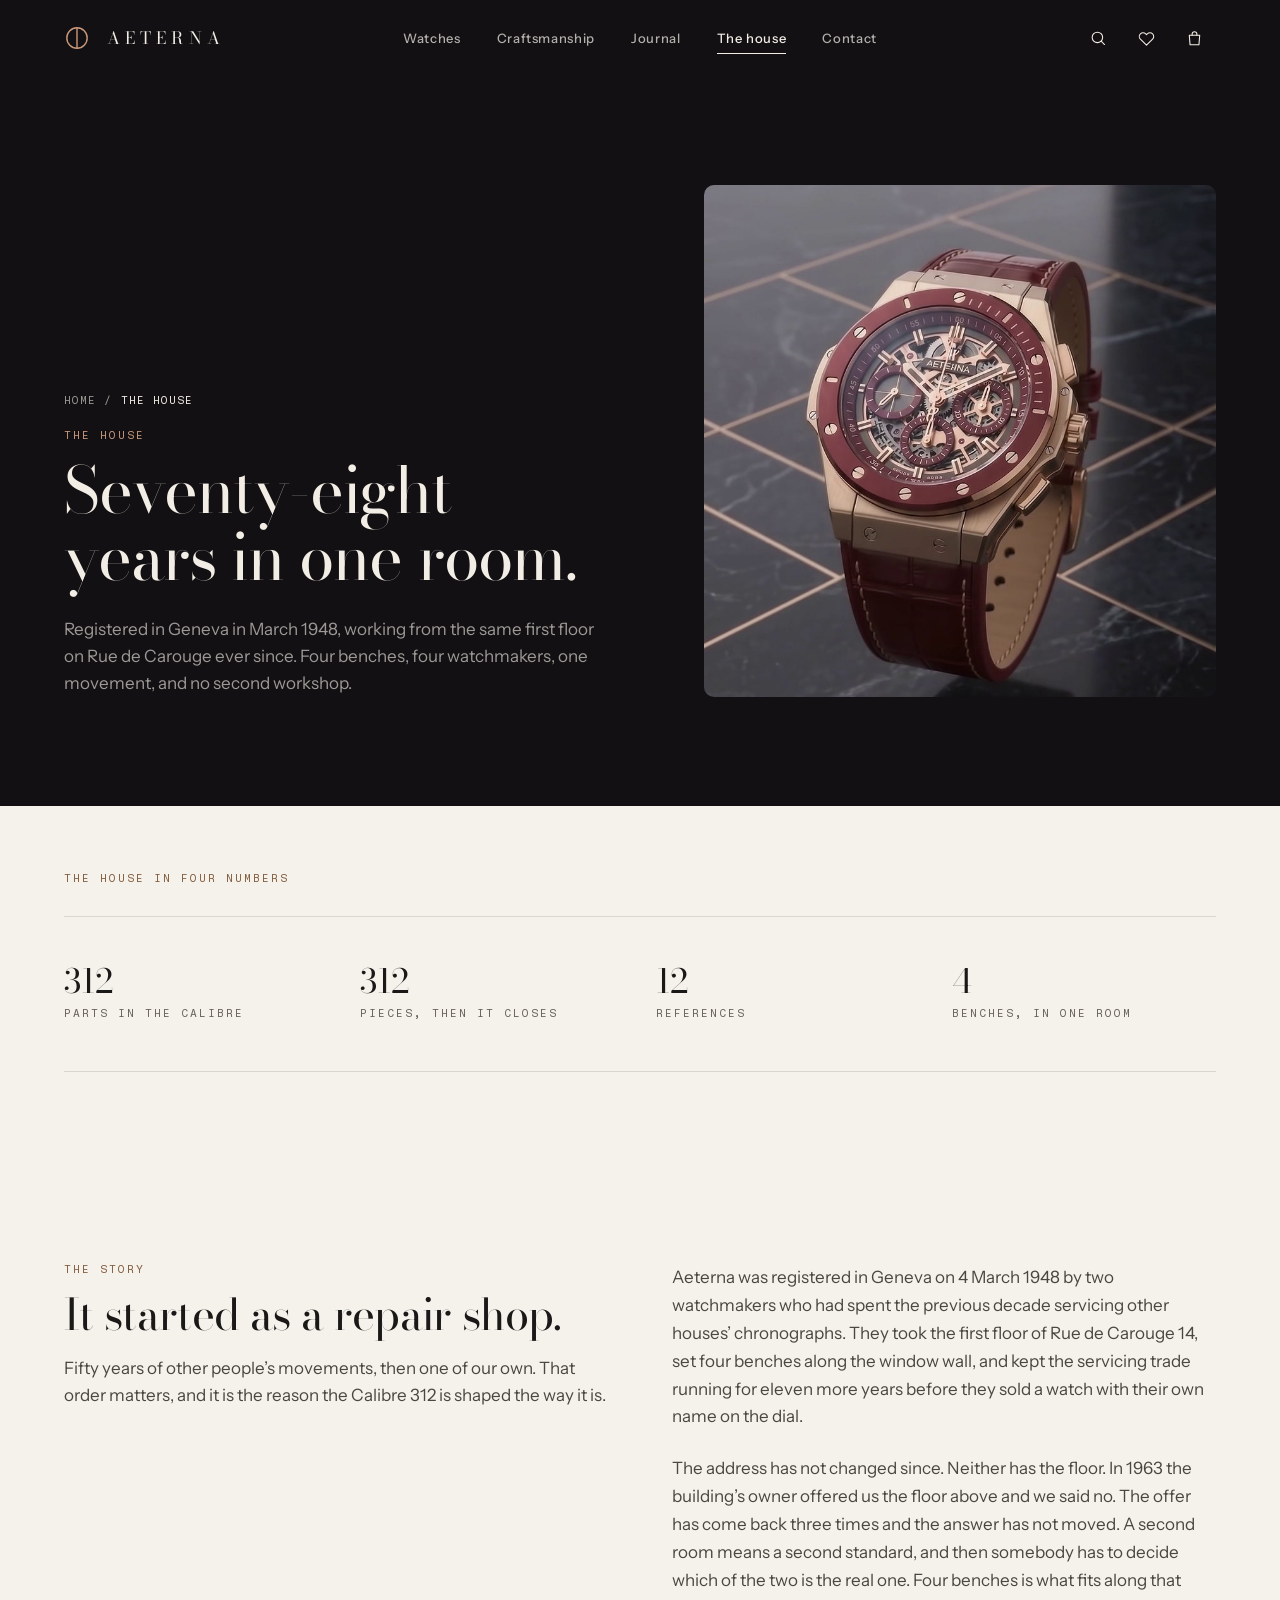
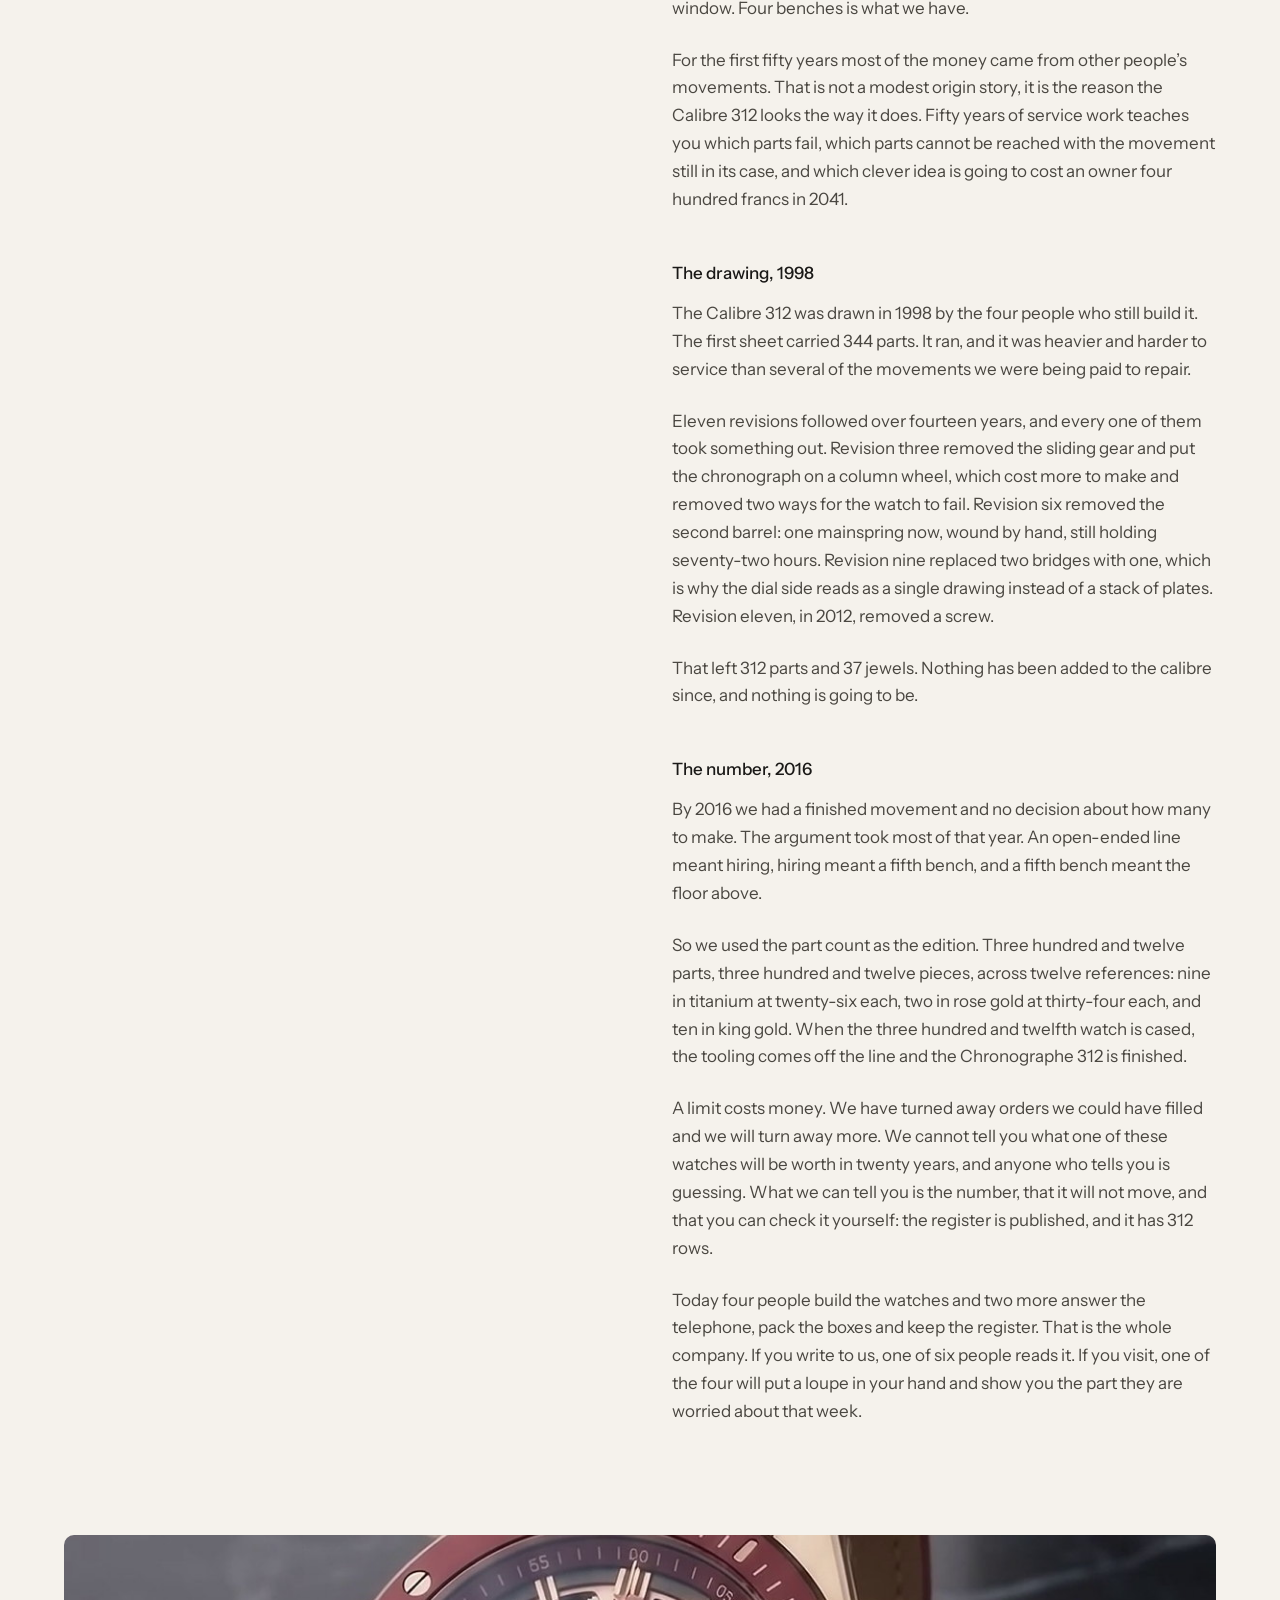
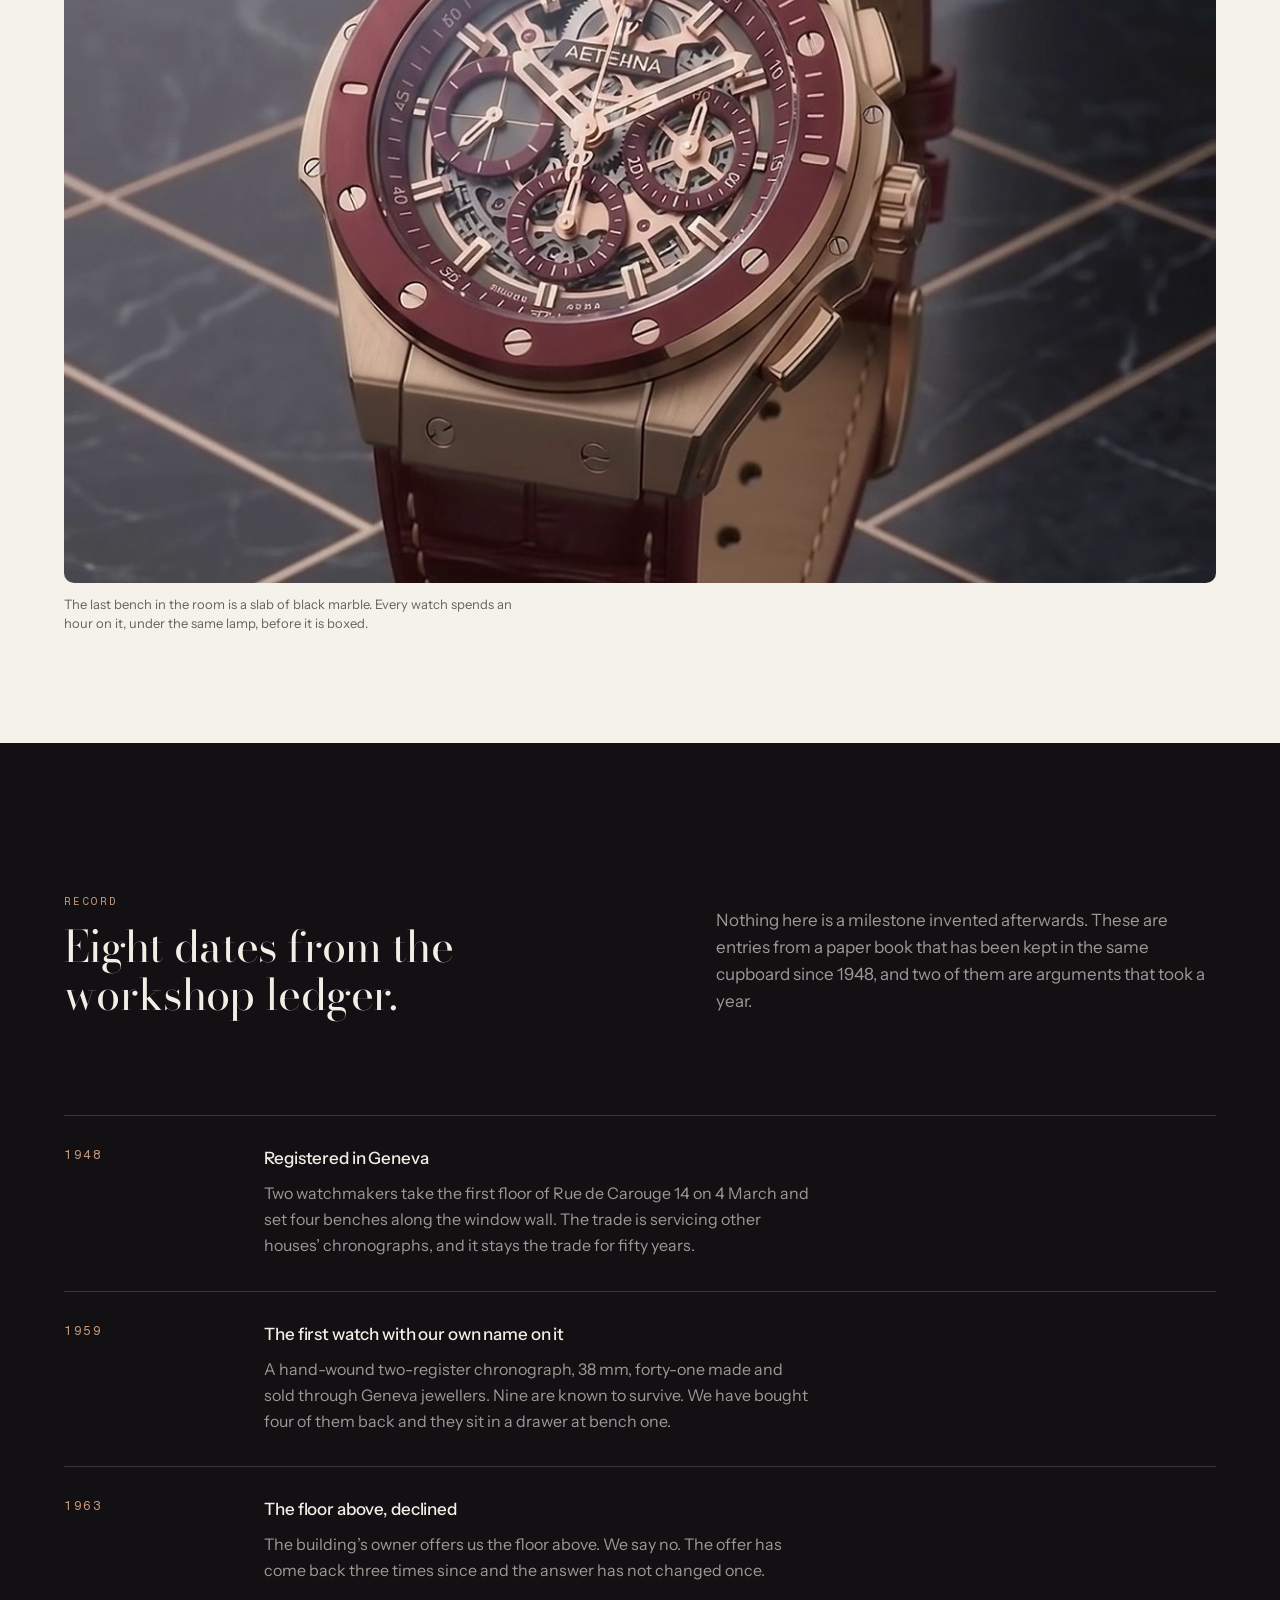
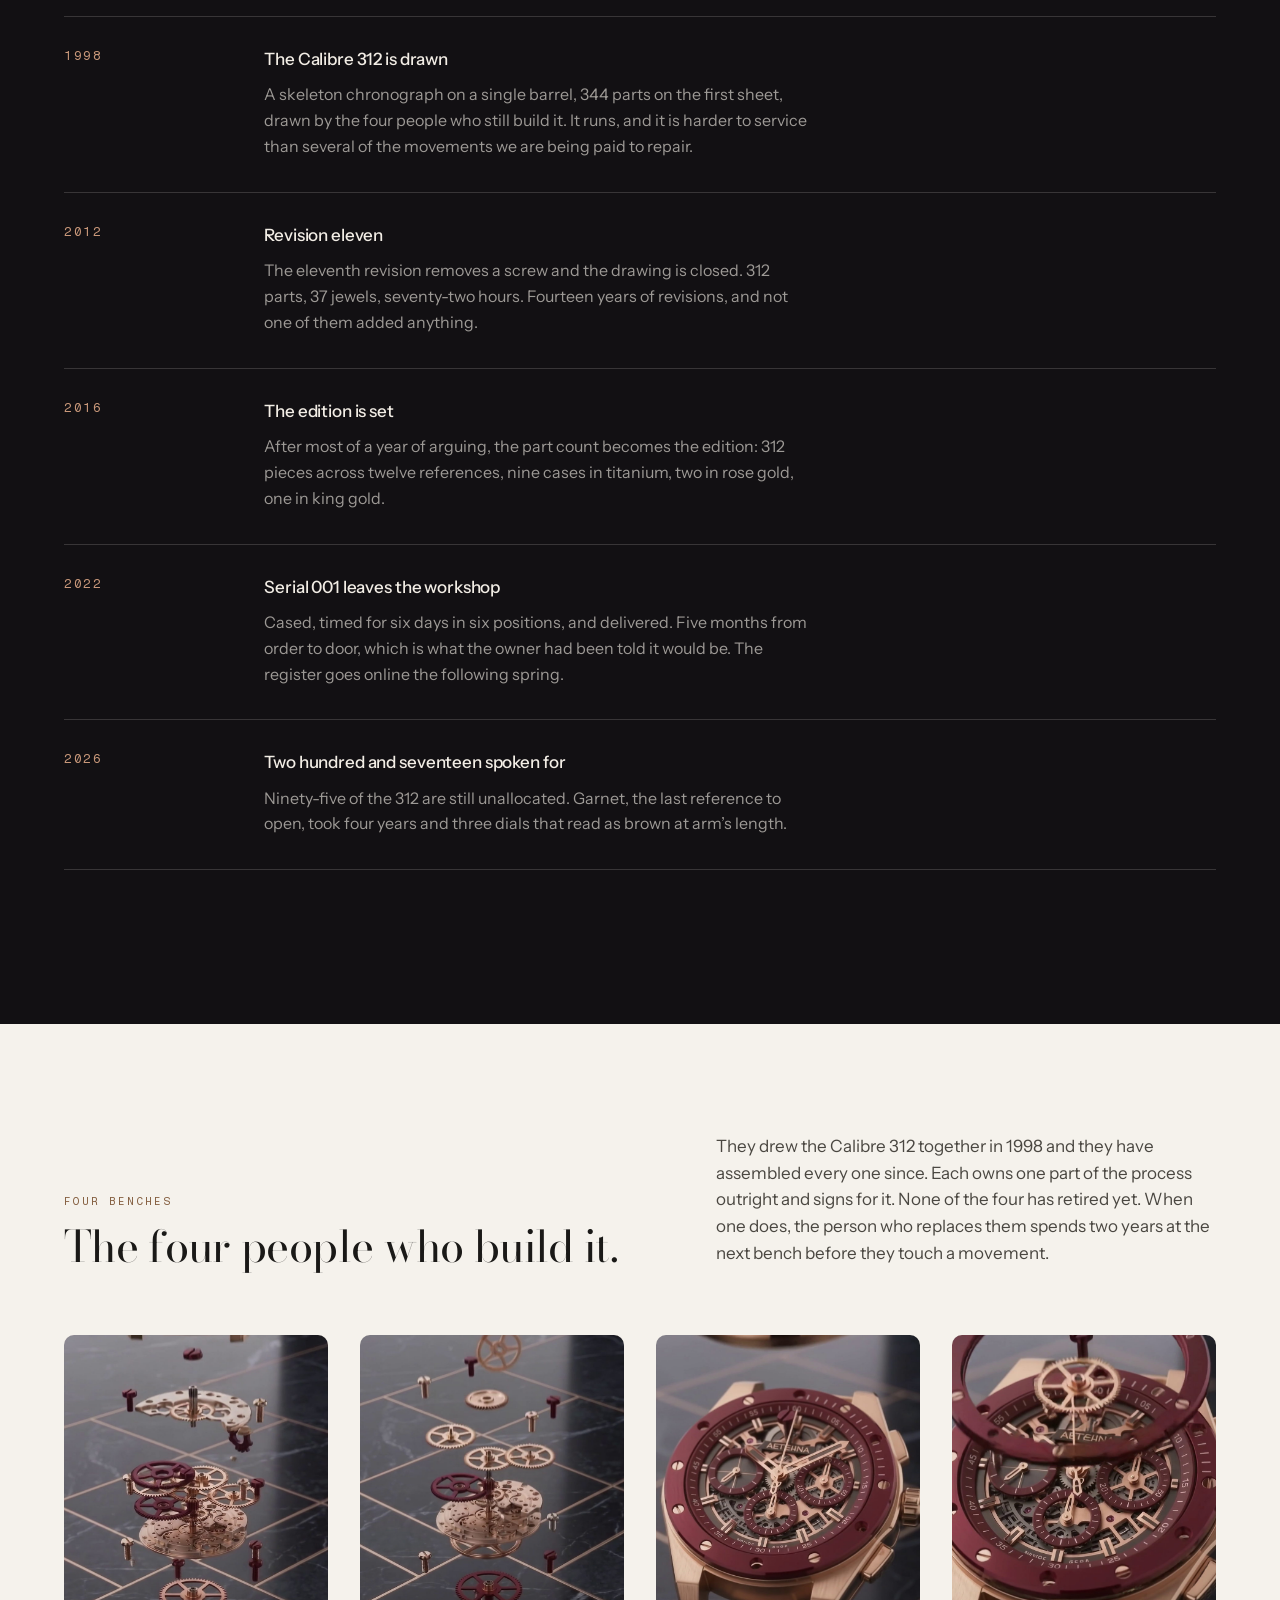
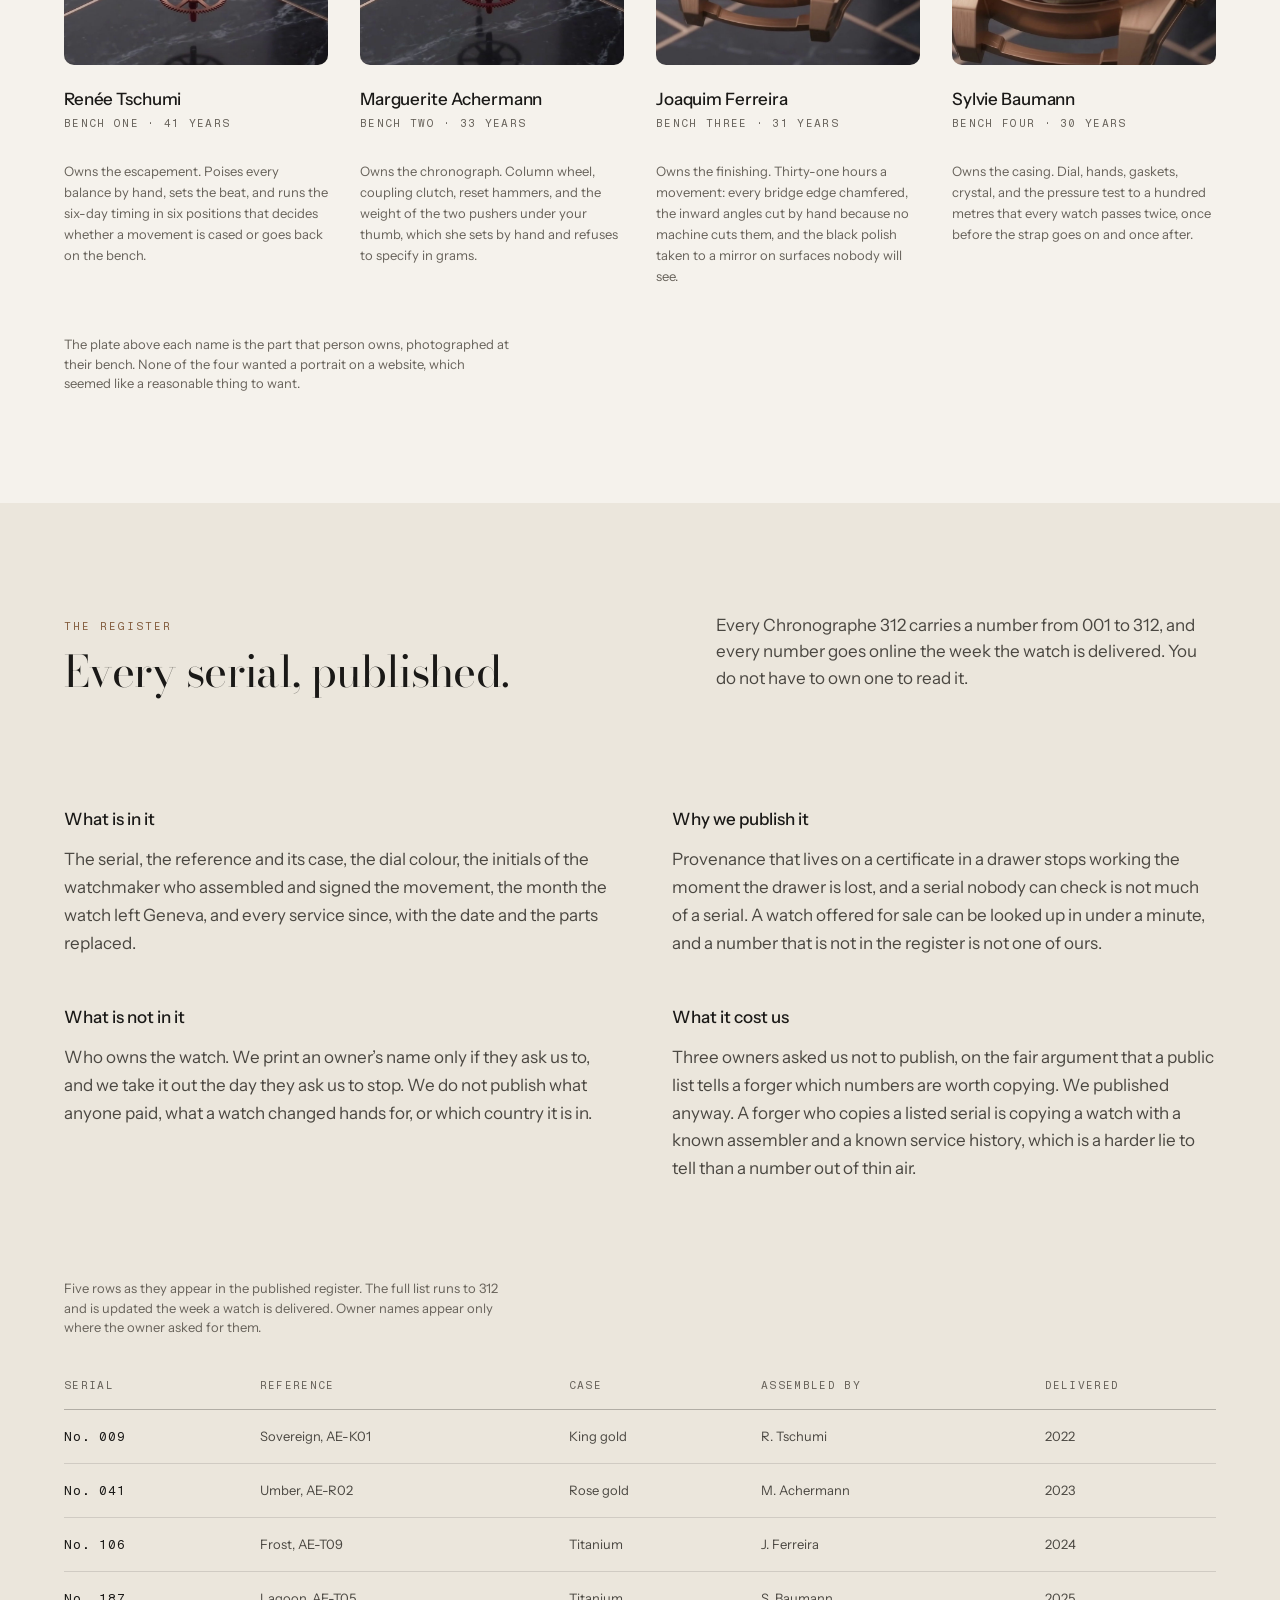
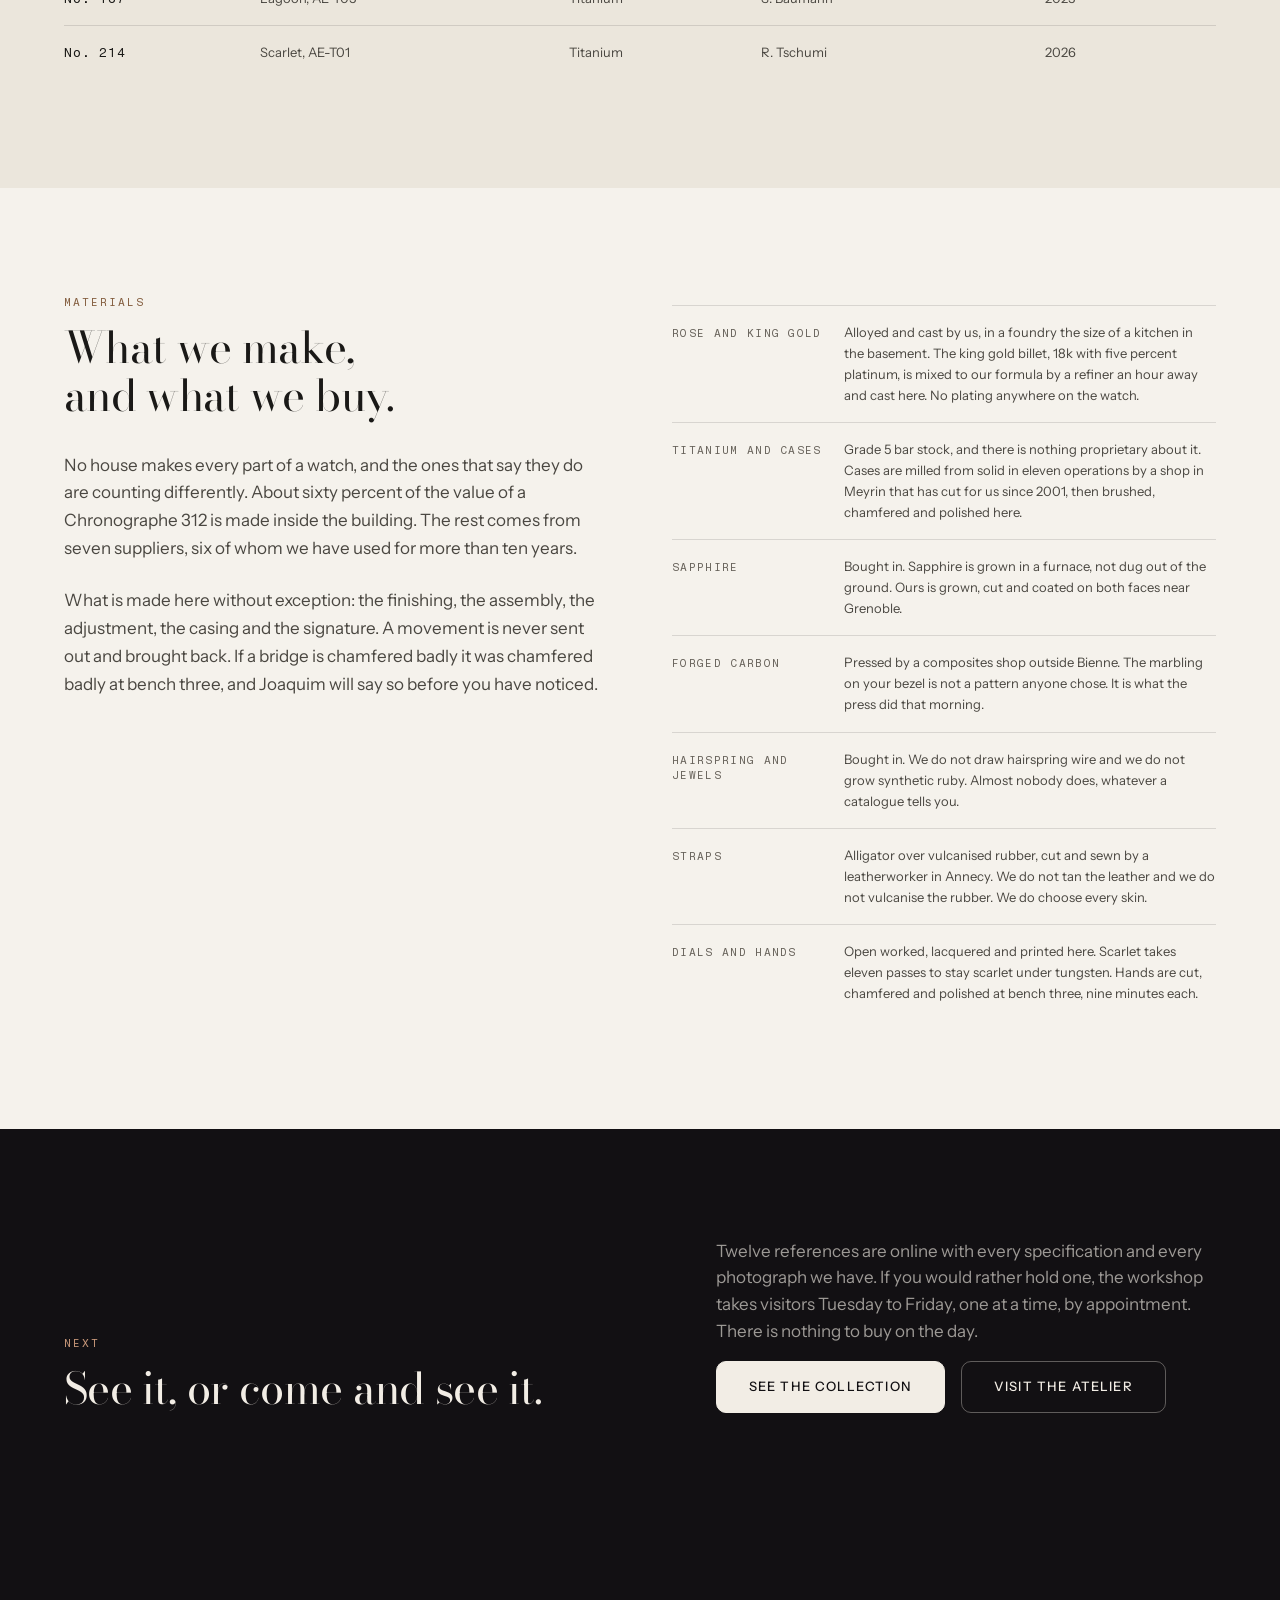
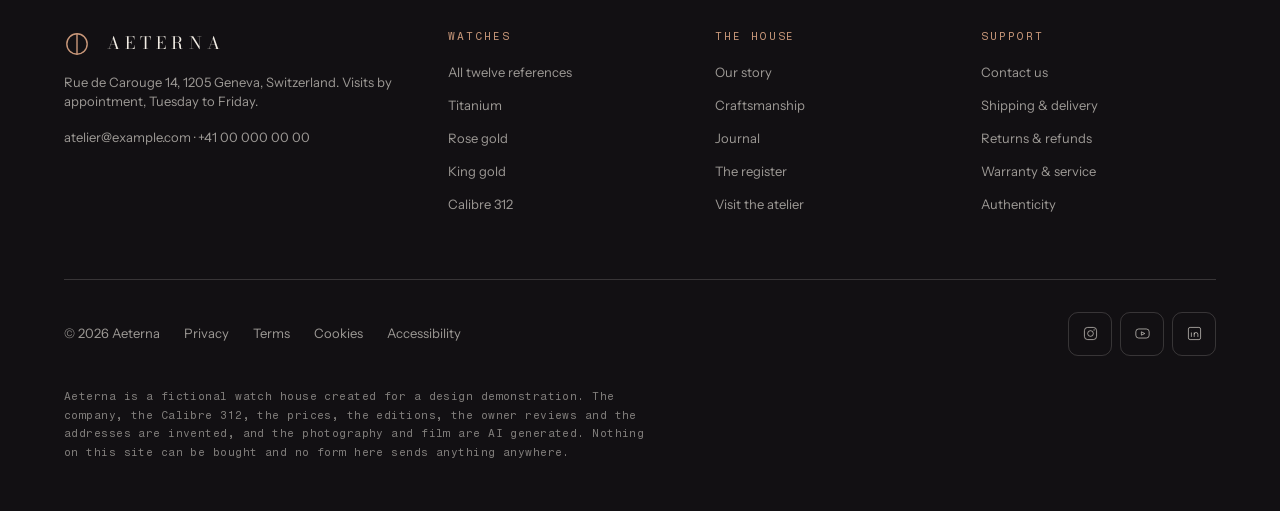
<file: about.html>
<!DOCTYPE html>
<html lang="en" class="no-js">
<head>
<meta charset="utf-8">
<meta name="viewport" content="width=device-width, initial-scale=1">
<title>The house — Aeterna | One room in Geneva since 1948</title>
<meta name="description" content="Aeterna was registered in Geneva in 1948 and has never taken a second workshop. The Calibre 312 was drawn in 1998 and revised eleven times, every revision removing a part. 312 parts, 312 pieces, four benches, and a published register.">
<meta name="theme-color" content="#f5f2ec">
<link rel="canonical" href="https://example.com/about.html">
<meta property="og:site_name" content="Aeterna">
<meta property="og:title" content="The house — Aeterna">
<meta property="og:description" content="Founded in Geneva in 1948. One workshop, four benches, one movement, and a register anyone can read.">
<meta property="og:type" content="website">
<!-- DEPLOY STEP: replace both absolute URLs below with the live origin before shipping -->
<meta property="og:url" content="https://example.com/about.html">
<meta property="og:image" content="https://example.com/assets/story-3.jpg">
<meta name="twitter:card" content="summary_large_image">
<link rel="icon" href="data:image/svg+xml,%3Csvg xmlns='http://www.w3.org/2000/svg' viewBox='0 0 32 32'%3E%3Crect width='32' height='32' fill='%23f5f2ec'/%3E%3Ccircle cx='16' cy='16' r='10' fill='none' stroke='%238c6544' stroke-width='1.6'/%3E%3Cpath d='M16 4.4v23.2' stroke='%238c6544' stroke-width='1.6'/%3E%3C/svg%3E">
<link rel="preconnect" href="https://fonts.googleapis.com">
<link rel="preconnect" href="https://fonts.gstatic.com" crossorigin>
<link rel="preload" as="image" href="assets/story-3.jpg" fetchpriority="high">
<link rel="stylesheet" href="assets/site.css">
<link rel="stylesheet" href="assets/editorial.css">
<link rel="stylesheet" href="assets/about.css">
<!-- Fonts load without blocking first paint; the fallback stack is metric-close. -->
<link rel="stylesheet" media="print" onload="this.media='all'" href="https://fonts.googleapis.com/css2?family=Bodoni+Moda:opsz,wght@6..96,400;6..96,500&family=Instrument+Sans:wght@400;500;600&display=swap">
<noscript><link rel="stylesheet" href="https://fonts.googleapis.com/css2?family=Bodoni+Moda:opsz,wght@6..96,400;6..96,500&family=Instrument+Sans:wght@400;500;600&display=swap"></noscript>
<script>
/* The .js class hides anything that waits for an entrance. If the scripts never
   arrive, that class would leave the page blank, so it removes itself unless
   site.js has booted. It removes only that class -- it used to clear className
   outright, which took every other class on <html> with it -- and site.js
   disarms the timer the moment it boots. It also waits while the document is
   still parsing: the scripts sit at the end of the body, so "still loading"
   means slow, not broken, and tearing the page down to its no-script form
   mid-download was the visible flash this used to cause. */
document.documentElement.className='js';
window.__aeternaBoot=setTimeout(function c(){if(window.AeternaUI)return;
if(document.readyState==='loading'){window.__aeternaBoot=setTimeout(c,400);return;}
document.documentElement.classList.remove('js');},2500);
/* The arriving half of the page transition in site.css 11b. Armed here and not
   in site.js because pagereveal fires at the new document's first rendering
   opportunity, which on a slow connection is before a script at the end of the
   body has run -- a listener added down there misses the event outright.
   Back and forward are excluded on purpose: a traverse restores scroll, and
   craftsmanship's 700svh film and the home hero both paint frame zero until
   their own script boots, so the transition would dissolve into the wrong frame
   and then snap, which reads as a bug. navigation.activation is the reliable
   detector; the timing entry is the fallback for engines without it. */
addEventListener('pagereveal',function(e){var v=e.viewTransition;if(!v)return;
var n=window.navigation&&navigation.activation;
if(n?n.navigationType==='traverse':(performance.getEntriesByType('navigation')[0]||{}).type==='back_forward'){v.skipTransition();return;}
/* Every failure here -- the first-render timeout, a duplicate name, an aborted
   capture -- surfaces only as a rejected promise nobody holds. Say so locally,
   where someone is looking. */
if(location.hostname==='localhost')v.ready.catch(function(x){console.warn('[aeterna] page transition skipped:',x&&x.message);});});
</script>
<script type="application/ld+json">
{"@context":"https://schema.org","@type":"AboutPage","name":"The house","url":"https://example.com/about.html","description":"The history of Aeterna: one workshop in Geneva since 1948, the Calibre 312, and the published register of 312 pieces.","mainEntity":{"@type":"Organization","name":"Aeterna","url":"https://example.com/","foundingDate":"1948","foundingLocation":{"@type":"Place","name":"Geneva, Switzerland"},"address":{"@type":"PostalAddress","streetAddress":"Rue de Carouge 14","postalCode":"1205","addressLocality":"Geneva","addressCountry":"CH"},"numberOfEmployees":{"@type":"QuantitativeValue","value":6},"contactPoint":{"@type":"ContactPoint","contactType":"customer service","email":"atelier@example.com","availableLanguage":["English","French","German"]},"disambiguatingDescription":"Aeterna is a fictional watch house created for a design demonstration."}}
</script>
</head>
<body>
<a class="skip" href="#main">Skip to content</a>

<header class="site-header" data-header="auto">
  <div class="site-header__in">
    <a class="brand" href="index.html" aria-label="Aeterna, home">
      <svg class="brand__mark" viewBox="0 0 24 24" aria-hidden="true"><circle cx="12" cy="12" r="9.4"/><path d="M12 2.6v18.8"/></svg>
      <span class="brand__word">Aeterna</span>
    </a>
    <nav class="nav" aria-label="Primary">
      <a href="collection.html">Watches</a>
      <a href="craftsmanship.html">Craftsmanship</a>
      <a href="journal.html">Journal</a>
      <a href="about.html" aria-current="page">The house</a>
      <a href="contact.html">Contact</a>
      <span class="nav__ind" aria-hidden="true"></span>
    </nav>
    <div class="utils">
      <button class="icon-btn" type="button" data-panel="search-panel" aria-label="Search the collection">
        <svg viewBox="0 0 24 24" aria-hidden="true"><circle cx="10.6" cy="10.6" r="6.6"/><path d="m15.4 15.4 4.2 4.2"/></svg>
      </button>
      <button class="icon-btn" type="button" data-panel="wish-drawer" data-wish-label aria-label="Wishlist, empty">
        <svg viewBox="0 0 24 24" aria-hidden="true"><path d="M12 20.4 4.3 12.8a4.7 4.7 0 0 1 6.7-6.7l1 1 1-1a4.7 4.7 0 0 1 6.7 6.7Z"/></svg>
        <span class="icon-btn__count" data-wish-count data-count="0" aria-hidden="true"></span>
      </button>
      <button class="icon-btn" type="button" data-panel="cart-drawer" data-cart-label aria-label="Bag, empty">
        <svg viewBox="0 0 24 24" aria-hidden="true"><path d="M5.4 7.8h13.2l-1 12.2H6.4Z"/><path d="M9 7.8V6.4a3 3 0 0 1 6 0v1.4"/></svg>
        <span class="icon-btn__count" data-cart-count data-count="0" aria-hidden="true"></span>
      </button>
      <button class="icon-btn nav-toggle" type="button" data-panel="mobile-menu" aria-label="Open menu">
        <svg viewBox="0 0 24 24" aria-hidden="true"><path d="M4 8h16M4 16h16"/></svg>
      </button>
    </div>
  </div>
</header>

<main id="main" tabindex="-1">

  <!-- ===================================================== OPENER ======= -->
  <section class="page-head page-head--night page-head--wide night" data-header-watch aria-labelledby="house-h">
    <div class="wrap-wide page-head--split house-open">
      <div class="house-open__copy">
        <nav aria-label="Breadcrumb">
          <ol class="crumbs">
            <li><a href="index.html">Home</a></li>
            <li><span aria-current="page">The house</span></li>
          </ol>
        </nav>
        <div class="page-head__in">
          <p class="eyebrow">The house</p>
          <h1 class="h1" id="house-h">Seventy-eight years in one room.</h1>
          <p class="lede">Registered in Geneva in March 1948, working from the same first floor on Rue de Carouge ever since. Four benches, four watchmakers, one movement, and no second workshop.</p>
        </div>
      </div>
      <figure class="house-open__plate">
        <img src="assets/story-3.jpg" alt="A finished Chronographe 312 in rose gold standing on the black marble inspection slab, its skeleton dial and burgundy strap lit from the left" width="810" height="1080" decoding="async" fetchpriority="high">
      </figure>
    </div>
  </section>

  <!-- ===================================================== NUMBERS ====== -->
  <section class="sec-tight" aria-labelledby="numbers-h">
    <div class="wrap-wide stack-lg">
      <p class="eyebrow" id="numbers-h">The house in four numbers</p>
      <dl class="stats reveal">
        <div><dd>312</dd><dt>Parts in the calibre</dt></div>
        <div><dd>312</dd><dt>Pieces, then it closes</dt></div>
        <div><dd>12</dd><dt>References</dt></div>
        <div><dd>4</dd><dt>Benches, in one room</dt></div>
      </dl>
    </div>
  </section>

  <!-- ======================================================= STORY ====== -->
  <section class="sec" id="story" aria-labelledby="story-h">
    <div class="wrap-wide">
      <div class="split-2 split-2--sticky">
        <div class="sec-head house-story__aside reveal">
          <p class="eyebrow">The story</p>
          <h2 class="h2" id="story-h">It started as a repair shop.</h2>
          <p class="lede">Fifty years of other people’s movements, then one of our own. That order matters, and it is the reason the Calibre 312 is shaped the way it is.</p>
        </div>

        <div class="prose">
          <p>Aeterna was registered in Geneva on 4 March 1948 by two watchmakers who had spent the previous decade servicing other houses’ chronographs. They took the first floor of Rue de Carouge 14, set four benches along the window wall, and kept the servicing trade running for eleven more years before they sold a watch with their own name on the dial.</p>

          <p>The address has not changed since. Neither has the floor. In 1963 the building’s owner offered us the floor above and we said no. The offer has come back three times and the answer has not moved. A second room means a second standard, and then somebody has to decide which of the two is the real one. Four benches is what fits along that window. Four benches is what we have.</p>

          <p>For the first fifty years most of the money came from other people’s movements. That is not a modest origin story, it is the reason the Calibre 312 looks the way it does. Fifty years of service work teaches you which parts fail, which parts cannot be reached with the movement still in its case, and which clever idea is going to cost an owner four hundred francs in 2041.</p>

          <h3>The drawing, 1998</h3>

          <p>The Calibre 312 was drawn in 1998 by the four people who still build it. The first sheet carried 344 parts. It ran, and it was heavier and harder to service than several of the movements we were being paid to repair.</p>

          <p>Eleven revisions followed over fourteen years, and every one of them took something out. Revision three removed the sliding gear and put the chronograph on a column wheel, which cost more to make and removed two ways for the watch to fail. Revision six removed the second barrel: one mainspring now, wound by hand, still holding seventy-two hours. Revision nine replaced two bridges with one, which is why the dial side reads as a single drawing instead of a stack of plates. Revision eleven, in 2012, removed a screw.</p>

          <p>That left 312 parts and 37 jewels. Nothing has been added to the calibre since, and nothing is going to be.</p>

          <h3>The number, 2016</h3>

          <p>By 2016 we had a finished movement and no decision about how many to make. The argument took most of that year. An open-ended line meant hiring, hiring meant a fifth bench, and a fifth bench meant the floor above.</p>

          <p>So we used the part count as the edition. Three hundred and twelve parts, three hundred and twelve pieces, across twelve references: nine in titanium at twenty-six each, two in rose gold at thirty-four each, and ten in king gold. When the three hundred and twelfth watch is cased, the tooling comes off the line and the Chronographe 312 is finished.</p>

          <p>A limit costs money. We have turned away orders we could have filled and we will turn away more. We cannot tell you what one of these watches will be worth in twenty years, and anyone who tells you is guessing. What we can tell you is the number, that it will not move, and that you can check it yourself: the register is published, and it has 312 rows.</p>

          <p>Today four people build the watches and two more answer the telephone, pack the boxes and keep the register. That is the whole company. If you write to us, one of six people reads it. If you visit, one of the four will put a loupe in your hand and show you the part they are worried about that week.</p>
        </div>
      </div>

      <figure class="figure-wide house-figure reveal">
        <img src="assets/watch-wide.jpg" alt="A gold-cased Chronographe 312 standing on a dark marble surface under a single lamp" width="1200" height="800" loading="lazy" decoding="async">
        <figcaption>The last bench in the room is a slab of black marble. Every watch spends an hour on it, under the same lamp, before it is boxed.</figcaption>
      </figure>
    </div>
  </section>

  <!-- ====================================================== LEDGER ====== -->
  <section class="sec-lg night" id="ledger" aria-labelledby="ledger-h">
    <div class="wrap-wide">
      <div class="sec-head sec-head--split reveal" style="margin-bottom:var(--s9)">
        <div class="stack">
          <p class="eyebrow">Record</p>
          <h2 class="h2" id="ledger-h">Eight dates from the workshop ledger.</h2>
        </div>
        <p class="lede">Nothing here is a milestone invented afterwards. These are entries from a paper book that has been kept in the same cupboard since 1948, and two of them are arguments that took a year.</p>
      </div>

      <ol class="timeline reveal-group">
        <li>
          <p class="ref">1948</p>
          <div class="timeline__body">
            <h3 class="h4">Registered in Geneva</h3>
            <p>Two watchmakers take the first floor of Rue de Carouge 14 on 4 March and set four benches along the window wall. The trade is servicing other houses’ chronographs, and it stays the trade for fifty years.</p>
          </div>
        </li>
        <li>
          <p class="ref">1959</p>
          <div class="timeline__body">
            <h3 class="h4">The first watch with our own name on it</h3>
            <p>A hand-wound two-register chronograph, 38 mm, forty-one made and sold through Geneva jewellers. Nine are known to survive. We have bought four of them back and they sit in a drawer at bench one.</p>
          </div>
        </li>
        <li>
          <p class="ref">1963</p>
          <div class="timeline__body">
            <h3 class="h4">The floor above, declined</h3>
            <p>The building’s owner offers us the floor above. We say no. The offer has come back three times since and the answer has not changed once.</p>
          </div>
        </li>
        <li>
          <p class="ref">1998</p>
          <div class="timeline__body">
            <h3 class="h4">The Calibre 312 is drawn</h3>
            <p>A skeleton chronograph on a single barrel, 344 parts on the first sheet, drawn by the four people who still build it. It runs, and it is harder to service than several of the movements we are being paid to repair.</p>
          </div>
        </li>
        <li>
          <p class="ref">2012</p>
          <div class="timeline__body">
            <h3 class="h4">Revision eleven</h3>
            <p>The eleventh revision removes a screw and the drawing is closed. 312 parts, 37 jewels, seventy-two hours. Fourteen years of revisions, and not one of them added anything.</p>
          </div>
        </li>
        <li>
          <p class="ref">2016</p>
          <div class="timeline__body">
            <h3 class="h4">The edition is set</h3>
            <p>After most of a year of arguing, the part count becomes the edition: 312 pieces across twelve references, nine cases in titanium, two in rose gold, one in king gold.</p>
          </div>
        </li>
        <li>
          <p class="ref">2022</p>
          <div class="timeline__body">
            <h3 class="h4">Serial 001 leaves the workshop</h3>
            <p>Cased, timed for six days in six positions, and delivered. Five months from order to door, which is what the owner had been told it would be. The register goes online the following spring.</p>
          </div>
        </li>
        <li>
          <p class="ref">2026</p>
          <div class="timeline__body">
            <h3 class="h4">Two hundred and seventeen spoken for</h3>
            <p>Ninety-five of the 312 are still unallocated. Garnet, the last reference to open, took four years and three dials that read as brown at arm’s length.</p>
          </div>
        </li>
      </ol>
    </div>
  </section>

  <!-- ===================================================== BENCHES ====== -->
  <section class="sec" id="benches" aria-labelledby="benches-h">
    <div class="wrap-wide">
      <div class="sec-head sec-head--split reveal" style="margin-bottom:var(--s8)">
        <div class="stack">
          <p class="eyebrow">Four benches</p>
          <h2 class="h2" id="benches-h">The four people who build it.</h2>
        </div>
        <p class="lede">They drew the Calibre 312 together in 1998 and they have assembled every one since. Each owns one part of the process outright and signs for it. None of the four has retired yet. When one does, the person who replaces them spends two years at the next bench before they touch a movement.</p>
      </div>

      <div class="makers reveal-group">
        <article class="maker">
          <figure class="maker__plate">
            <img src="assets/part-03-movement.jpg" alt="The going train and balance of a Calibre 312 seated in its case, wheels and jewels uncovered" width="920" height="1080" loading="lazy" decoding="async">
          </figure>
          <div class="maker__body">
            <h3 class="h4">Renée Tschumi</h3>
            <p class="ref">Bench one &middot; 41 years</p>
            <p>Owns the escapement. Poises every balance by hand, sets the beat, and runs the six-day timing in six positions that decides whether a movement is cased or goes back on the bench.</p>
          </div>
        </article>

        <article class="maker">
          <figure class="maker__plate">
            <img src="assets/part-02-wheels.jpg" alt="Chronograph wheels and the column wheel lifted clear of a Calibre 312 during assembly" width="920" height="1080" loading="lazy" decoding="async">
          </figure>
          <div class="maker__body">
            <h3 class="h4">Marguerite Achermann</h3>
            <p class="ref">Bench two &middot; 33 years</p>
            <p>Owns the chronograph. Column wheel, coupling clutch, reset hammers, and the weight of the two pushers under your thumb, which she sets by hand and refuses to specify in grams.</p>
          </div>
        </article>

        <article class="maker">
          <figure class="maker__plate">
            <img src="assets/part-06-bezel.jpg" alt="The polished gold bezel and its six screws lifted clear of a finished skeleton dial" width="920" height="1080" loading="lazy" decoding="async">
          </figure>
          <div class="maker__body">
            <h3 class="h4">Joaquim Ferreira</h3>
            <p class="ref">Bench three &middot; 31 years</p>
            <p>Owns the finishing. Thirty-one hours a movement: every bridge edge chamfered, the inward angles cut by hand because no machine cuts them, and the black polish taken to a mirror on surfaces nobody will see.</p>
          </div>
        </article>

        <article class="maker">
          <figure class="maker__plate">
            <img src="assets/part-05-dial.jpg" alt="The open worked dial and hand set lowered onto a cased Calibre 312" width="920" height="1080" loading="lazy" decoding="async">
          </figure>
          <div class="maker__body">
            <h3 class="h4">Sylvie Baumann</h3>
            <p class="ref">Bench four &middot; 30 years</p>
            <p>Owns the casing. Dial, hands, gaskets, crystal, and the pressure test to a hundred metres that every watch passes twice, once before the strap goes on and once after.</p>
          </div>
        </article>
      </div>

      <p class="meta" style="margin-top:var(--s7);max-width:var(--measure)">The plate above each name is the part that person owns, photographed at their bench. None of the four wanted a portrait on a website, which seemed like a reasonable thing to want.</p>
    </div>
  </section>

  <!-- ==================================================== REGISTER ====== -->
  <section class="sec house-reg" id="register" aria-labelledby="register-h">
    <div class="wrap-wide">
      <div class="sec-head sec-head--split reveal" style="margin-bottom:var(--s8)">
        <div class="stack">
          <p class="eyebrow">The register</p>
          <h2 class="h2" id="register-h">Every serial, published.</h2>
        </div>
        <p class="lede">Every Chronographe 312 carries a number from 001 to 312, and every number goes online the week the watch is delivered. You do not have to own one to read it.</p>
      </div>

      <div class="split-2">
        <div class="prose">
          <h3>What is in it</h3>
          <p>The serial, the reference and its case, the dial colour, the initials of the watchmaker who assembled and signed the movement, the month the watch left Geneva, and every service since, with the date and the parts replaced.</p>

          <h3>What is not in it</h3>
          <p>Who owns the watch. We print an owner’s name only if they ask us to, and we take it out the day they ask us to stop. We do not publish what anyone paid, what a watch changed hands for, or which country it is in.</p>
        </div>

        <div class="prose">
          <h3>Why we publish it</h3>
          <p>Provenance that lives on a certificate in a drawer stops working the moment the drawer is lost, and a serial nobody can check is not much of a serial. A watch offered for sale can be looked up in under a minute, and a number that is not in the register is not one of ours.</p>

          <h3>What it cost us</h3>
          <p>Three owners asked us not to publish, on the fair argument that a public list tells a forger which numbers are worth copying. We published anyway. A forger who copies a listed serial is copying a watch with a known assembler and a known service history, which is a harder lie to tell than a number out of thin air.</p>
        </div>
      </div>

      <div class="house-reg__ledger">
        <div class="reg-scroll" tabindex="0" role="region" aria-labelledby="ledger-cap">
          <table class="reg-table">
            <caption id="ledger-cap">Five rows as they appear in the published register. The full list runs to 312 and is updated the week a watch is delivered. Owner names appear only where the owner asked for them.</caption>
            <thead>
              <tr>
                <th scope="col">Serial</th>
                <th scope="col">Reference</th>
                <th scope="col">Case</th>
                <th scope="col">Assembled by</th>
                <th scope="col">Delivered</th>
              </tr>
            </thead>
            <tbody>
              <tr><th scope="row">No. 009</th><td>Sovereign, AE-K01</td><td>King gold</td><td>R. Tschumi</td><td>2022</td></tr>
              <tr><th scope="row">No. 041</th><td>Umber, AE-R02</td><td>Rose gold</td><td>M. Achermann</td><td>2023</td></tr>
              <tr><th scope="row">No. 106</th><td>Frost, AE-T09</td><td>Titanium</td><td>J. Ferreira</td><td>2024</td></tr>
              <tr><th scope="row">No. 187</th><td>Lagoon, AE-T05</td><td>Titanium</td><td>S. Baumann</td><td>2025</td></tr>
              <tr><th scope="row">No. 214</th><td>Scarlet, AE-T01</td><td>Titanium</td><td>R. Tschumi</td><td>2026</td></tr>
            </tbody>
          </table>
        </div>
      </div>
    </div>
  </section>

  <!-- =================================================== MATERIALS ====== -->
  <section class="sec" id="materials" aria-labelledby="materials-h">
    <div class="wrap-wide">
      <div class="split-2">
        <div class="stack-lg reveal">
          <div class="sec-head">
            <p class="eyebrow">Materials</p>
            <h2 class="h2" id="materials-h">What we make, and what we buy.</h2>
          </div>
          <div class="prose">
            <p>No house makes every part of a watch, and the ones that say they do are counting differently. About sixty percent of the value of a Chronographe 312 is made inside the building. The rest comes from seven suppliers, six of whom we have used for more than ten years.</p>
            <p>What is made here without exception: the finishing, the assembly, the adjustment, the casing and the signature. A movement is never sent out and brought back. If a bridge is chamfered badly it was chamfered badly at bench three, and Joaquim will say so before you have noticed.</p>
          </div>
        </div>

        <dl class="dl-spec house-mat__list">
          <div>
            <dt>Rose and king gold</dt>
            <dd>Alloyed and cast by us, in a foundry the size of a kitchen in the basement. The king gold billet, 18k with five percent platinum, is mixed to our formula by a refiner an hour away and cast here. No plating anywhere on the watch.</dd>
          </div>
          <div>
            <dt>Titanium and cases</dt>
            <dd>Grade 5 bar stock, and there is nothing proprietary about it. Cases are milled from solid in eleven operations by a shop in Meyrin that has cut for us since 2001, then brushed, chamfered and polished here.</dd>
          </div>
          <div>
            <dt>Sapphire</dt>
            <dd>Bought in. Sapphire is grown in a furnace, not dug out of the ground. Ours is grown, cut and coated on both faces near Grenoble.</dd>
          </div>
          <div>
            <dt>Forged carbon</dt>
            <dd>Pressed by a composites shop outside Bienne. The marbling on your bezel is not a pattern anyone chose. It is what the press did that morning.</dd>
          </div>
          <div>
            <dt>Hairspring and jewels</dt>
            <dd>Bought in. We do not draw hairspring wire and we do not grow synthetic ruby. Almost nobody does, whatever a catalogue tells you.</dd>
          </div>
          <div>
            <dt>Straps</dt>
            <dd>Alligator over vulcanised rubber, cut and sewn by a leatherworker in Annecy. We do not tan the leather and we do not vulcanise the rubber. We do choose every skin.</dd>
          </div>
          <div>
            <dt>Dials and hands</dt>
            <dd>Open worked, lacquered and printed here. Scarlet takes eleven passes to stay scarlet under tungsten. Hands are cut, chamfered and polished at bench three, nine minutes each.</dd>
          </div>
        </dl>
      </div>
    </div>
  </section>

  <!-- ======================================================= CLOSE ====== -->
  <section class="sec night" id="visit" aria-labelledby="close-h">
    <div class="wrap-wide">
      <div class="sec-head sec-head--split reveal">
        <div class="stack">
          <p class="eyebrow">Next</p>
          <h2 class="h2" id="close-h">See it, or come and see it.</h2>
        </div>
        <div class="stack">
          <p class="lede">Twelve references are online with every specification and every photograph we have. If you would rather hold one, the workshop takes visitors Tuesday to Friday, one at a time, by appointment. There is nothing to buy on the day.</p>
          <p class="flow-row">
            <a class="btn btn--primary" href="collection.html">See the collection</a>
            <a class="btn btn--secondary" href="contact.html">Visit the atelier</a>
          </p>
        </div>
      </div>
    </div>
  </section>

</main>

<footer class="site-footer">
  <div class="wrap-wide">
    <div class="footer-top">
      <div class="footer-brand">
        <a class="brand" href="index.html" aria-label="Aeterna, home">
          <svg class="brand__mark" viewBox="0 0 24 24" aria-hidden="true"><circle cx="12" cy="12" r="9.4"/><path d="M12 2.6v18.8"/></svg>
          <span class="brand__word">Aeterna</span>
        </a>
        <p class="meta" style="color:var(--night-ink-60)">Rue de Carouge 14, 1205 Geneva, Switzerland. Visits by appointment, Tuesday to Friday.</p>
        <p class="meta" style="color:var(--night-ink-60)"><a href="mailto:atelier@example.com">atelier@example.com</a> &middot; <a href="tel:+41000000000">+41 00 000 00 00</a></p>
      </div>

      <nav class="footer-col" aria-labelledby="f-watches">
        <h2 id="f-watches">Watches</h2>
        <a href="collection.html">All twelve references</a>
        <a href="collection.html?case=titanium">Titanium</a>
        <a href="collection.html?case=rose">Rose gold</a>
        <a href="collection.html?case=king">King gold</a>
        <a href="craftsmanship.html">Calibre 312</a>
      </nav>

      <nav class="footer-col" aria-labelledby="f-house">
        <h2 id="f-house">The house</h2>
        <a href="about.html">Our story</a>
        <a href="craftsmanship.html">Craftsmanship</a>
        <a href="journal.html">Journal</a>
        <a href="about.html#register">The register</a>
        <a href="contact.html">Visit the atelier</a>
      </nav>

      <nav class="footer-col" aria-labelledby="f-support">
        <h2 id="f-support">Support</h2>
        <a href="contact.html">Contact us</a>
        <a href="contact.html#shipping">Shipping &amp; delivery</a>
        <a href="contact.html#returns">Returns &amp; refunds</a>
        <a href="contact.html#warranty">Warranty &amp; service</a>
        <a href="contact.html#authenticity">Authenticity</a>
      </nav>
    </div>

    <div class="footer-bottom">
      <p class="footer-legal">
        <span>&copy; 2026 Aeterna</span>
        <a href="contact.html#privacy">Privacy</a>
        <a href="contact.html#terms">Terms</a>
        <a href="contact.html#cookies">Cookies</a>
        <a href="contact.html#accessibility">Accessibility</a>
      </p>
      <div class="footer-social">
        <a href="contact.html" aria-label="Aeterna on Instagram"><svg viewBox="0 0 24 24" aria-hidden="true"><rect x="3.4" y="3.4" width="17.2" height="17.2" rx="4.6"/><circle cx="12" cy="12" r="4"/><circle cx="17.1" cy="6.9" r="1" fill="currentColor" stroke="none"/></svg></a>
        <a href="contact.html" aria-label="Aeterna on YouTube"><svg viewBox="0 0 24 24" aria-hidden="true"><rect x="2.6" y="5.6" width="18.8" height="12.8" rx="4"/><path d="m10.4 9.6 4.8 2.4-4.8 2.4Z"/></svg></a>
        <a href="contact.html" aria-label="Aeterna on LinkedIn"><svg viewBox="0 0 24 24" aria-hidden="true"><rect x="3.4" y="3.4" width="17.2" height="17.2" rx="2.4"/><path d="M7.6 10.6v6.2M7.6 7.6v.1M11.6 16.8v-6.2M11.6 13.2a2.6 2.6 0 0 1 5.2 0v3.6"/></svg></a>
      </div>
    </div>

    <p class="footer-note">Aeterna is a fictional watch house created for a design demonstration. The company, the Calibre 312, the prices, the editions, the owner reviews and the addresses are invented, and the photography and film are AI generated. Nothing on this site can be bought and no form here sends anything anywhere.</p>
  </div>
</footer>

<!-- ============================================ OVERLAYS ================ -->
<div class="scrim"></div>

<div class="mobile-menu" id="mobile-menu" role="dialog" aria-modal="true" aria-label="Menu">
  <div class="mobile-menu__bar">
    <a class="brand" href="index.html" aria-label="Aeterna, home">
      <svg class="brand__mark" viewBox="0 0 24 24" aria-hidden="true"><circle cx="12" cy="12" r="9.4"/><path d="M12 2.6v18.8"/></svg>
      <span class="brand__word">Aeterna</span>
    </a>
    <button class="icon-btn" type="button" data-panel-close aria-label="Close menu">
      <svg viewBox="0 0 24 24" aria-hidden="true"><path d="M6 6l12 12M18 6 6 18"/></svg>
    </button>
  </div>
  <nav class="mobile-menu__list" aria-label="Primary, mobile">
    <a href="collection.html">Watches <span>12</span></a>
    <a href="craftsmanship.html">Craftsmanship</a>
    <a href="journal.html">Journal</a>
    <a href="about.html">The house</a>
    <a href="contact.html">Contact</a>
  </nav>
  <div class="mobile-menu__foot">
    <a class="btn btn--primary btn--block" href="collection.html">Explore the collection</a>
    <p class="meta"><a href="mailto:atelier@example.com">atelier@example.com</a> &middot; Geneva</p>
  </div>
</div>

<aside class="drawer" id="cart-drawer" role="dialog" aria-modal="true" aria-labelledby="cart-title">
  <div class="drawer__head">
    <h2 class="drawer__title" id="cart-title">Your bag</h2>
    <button class="icon-btn" type="button" data-panel-close aria-label="Close bag">
      <svg viewBox="0 0 24 24" aria-hidden="true"><path d="M6 6l12 12M18 6 6 18"/></svg>
    </button>
  </div>
  <div class="drawer__body" id="cart-items"></div>
  <div class="drawer__foot" id="cart-foot" hidden>
    <dl class="drawer__total"><dt>Total, duties paid</dt><dd id="cart-total">$0</dd></dl>
    <a class="btn btn--primary btn--block" href="contact.html#order">Request this order</a>
    <p class="field-hint">Demonstration site: no payment is taken and nothing is shipped.</p>
  </div>
</aside>

<aside class="drawer" id="wish-drawer" role="dialog" aria-modal="true" aria-labelledby="wish-title">
  <div class="drawer__head">
    <h2 class="drawer__title" id="wish-title">Your wishlist</h2>
    <button class="icon-btn" type="button" data-panel-close aria-label="Close wishlist">
      <svg viewBox="0 0 24 24" aria-hidden="true"><path d="M6 6l12 12M18 6 6 18"/></svg>
    </button>
  </div>
  <div class="drawer__body" id="wish-items"></div>
</aside>

<div class="search-panel" id="search-panel" role="dialog" aria-modal="true" aria-label="Search the collection" data-autofocus="#search-input">
  <div class="search-panel__in">
    <div class="search-panel__row">
      <svg viewBox="0 0 24 24" aria-hidden="true" style="width:22px;height:22px;flex:none;fill:none;stroke:var(--ink-45);stroke-width:1.4"><circle cx="10.6" cy="10.6" r="6.6"/><path d="m15.4 15.4 4.2 4.2"/></svg>
      <label class="sr" for="search-input">Search by reference, case or dial colour</label>
      <input id="search-input" type="search" placeholder="Search by name, reference or colour" autocomplete="off">
      <button class="icon-btn" type="button" data-panel-close aria-label="Close search">
        <svg viewBox="0 0 24 24" aria-hidden="true"><path d="M6 6l12 12M18 6 6 18"/></svg>
      </button>
    </div>
    <p class="meta" id="search-count" aria-live="polite" style="margin-top:var(--s4)"></p>
    <div class="search-results grid-products" id="search-results"></div>
    <div class="search-empty" id="search-empty" hidden>
      <p class="h3">No reference matches &ldquo;<span id="search-term"></span>&rdquo;.</p>
      <p class="meta">Try a colour (green, blue, gold), a case (titanium, rose, king) or a reference number.</p>
      <a class="btn btn--secondary" href="collection.html">Browse all twelve</a>
    </div>
  </div>
</div>

<script src="assets/catalogue.js"></script>
<script src="assets/site.js"></script>
</body>
</html>
</file>
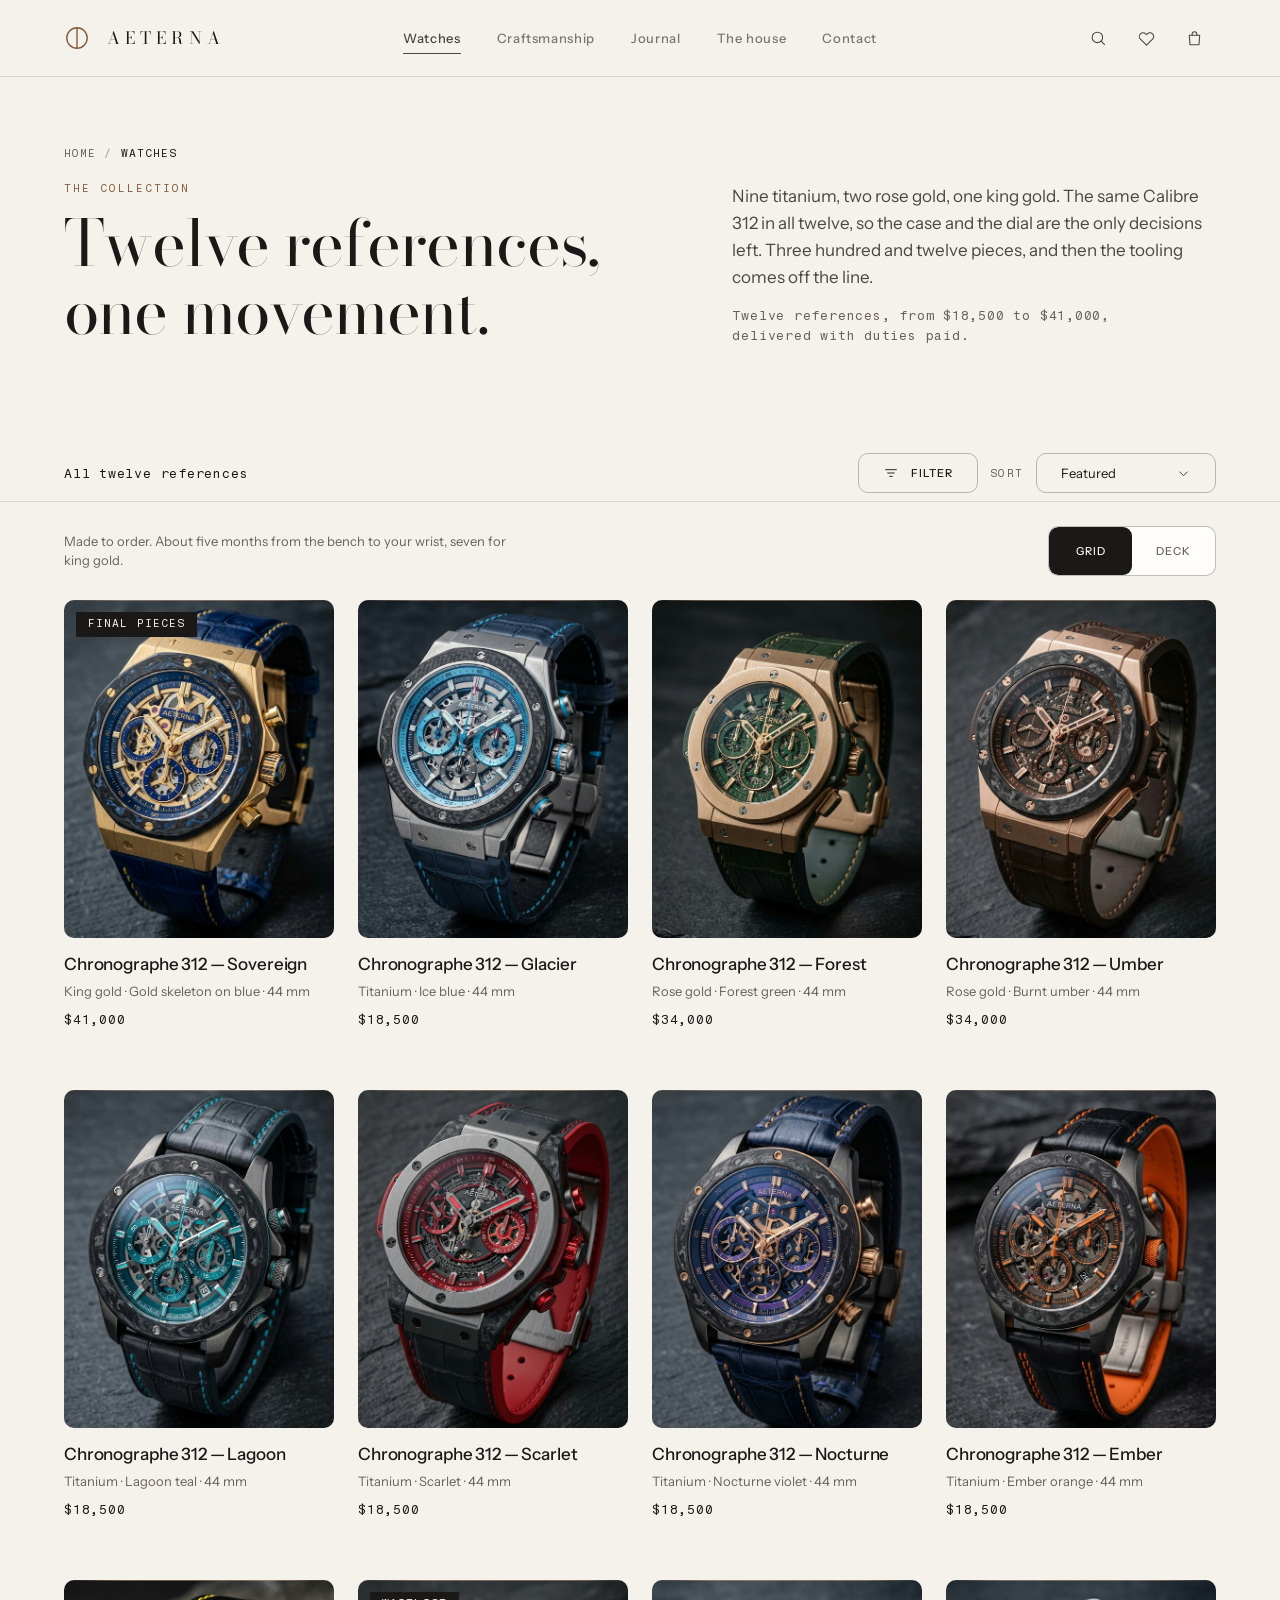
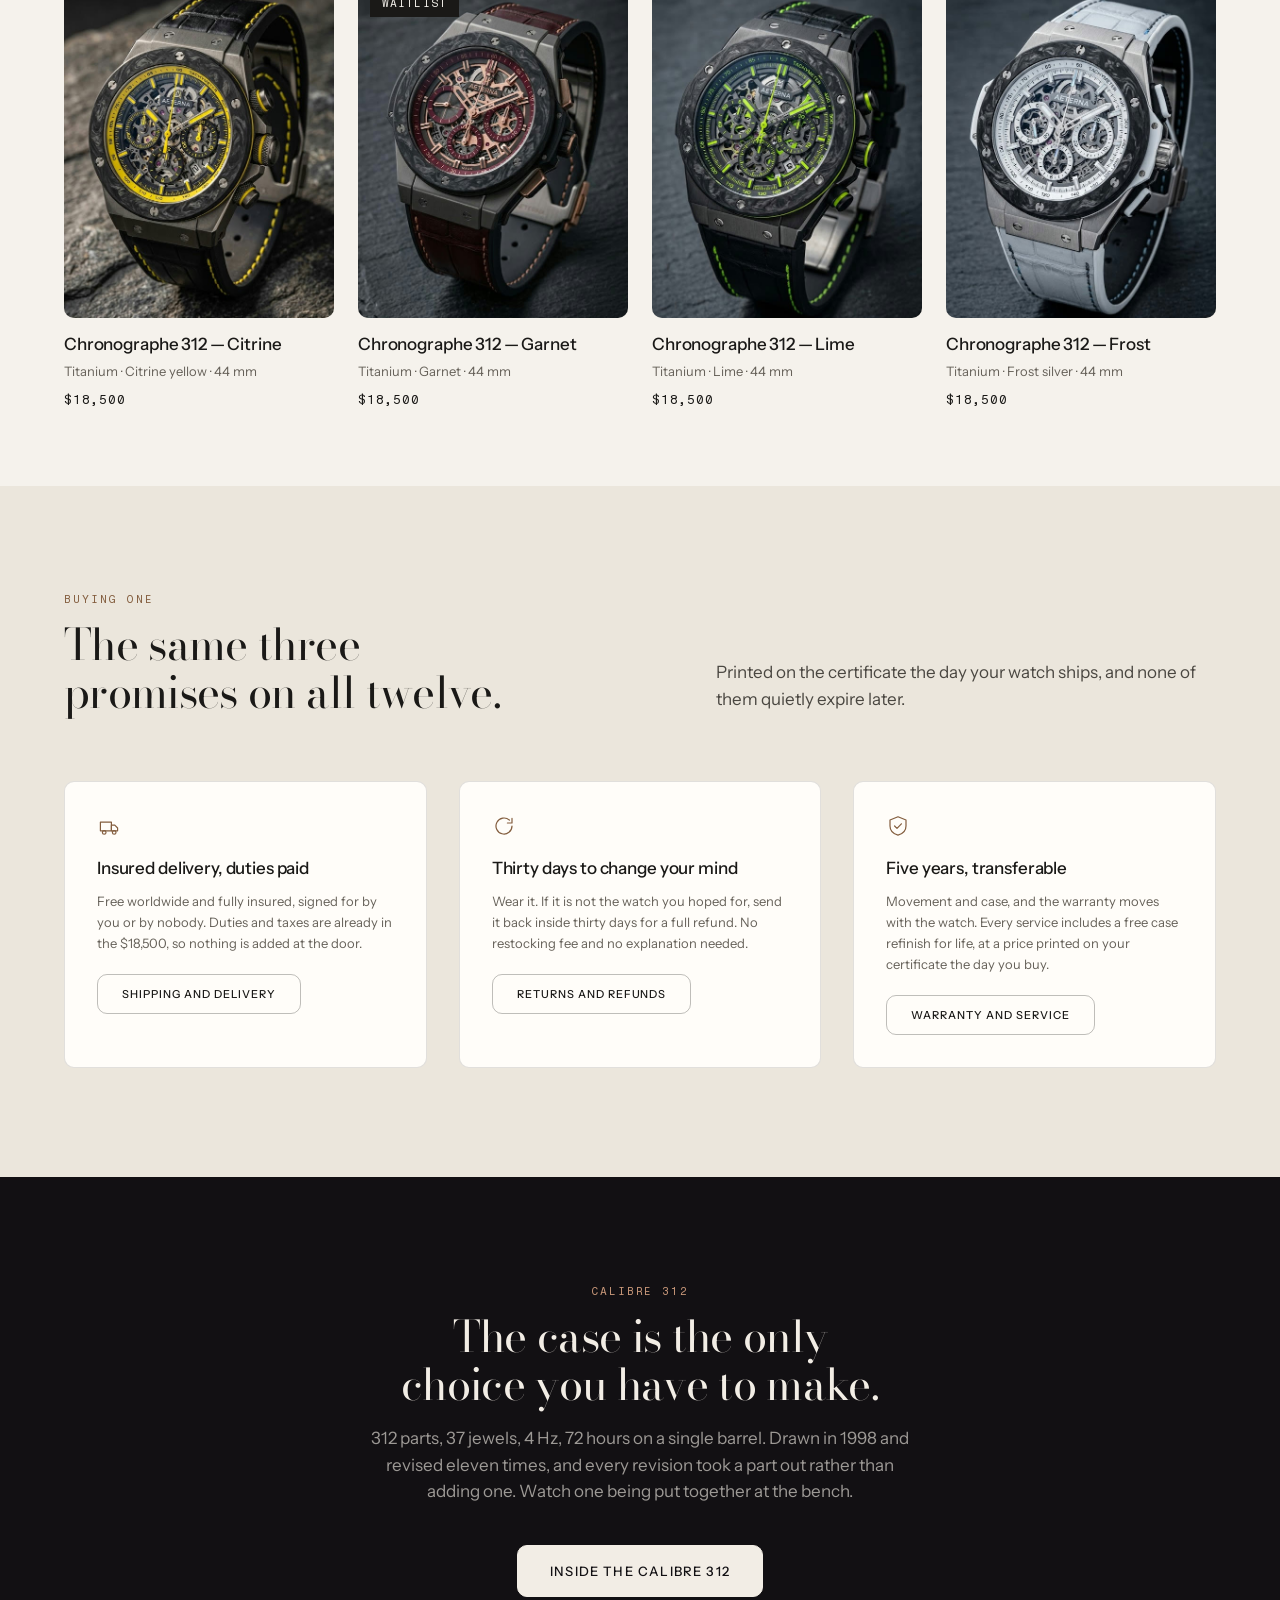
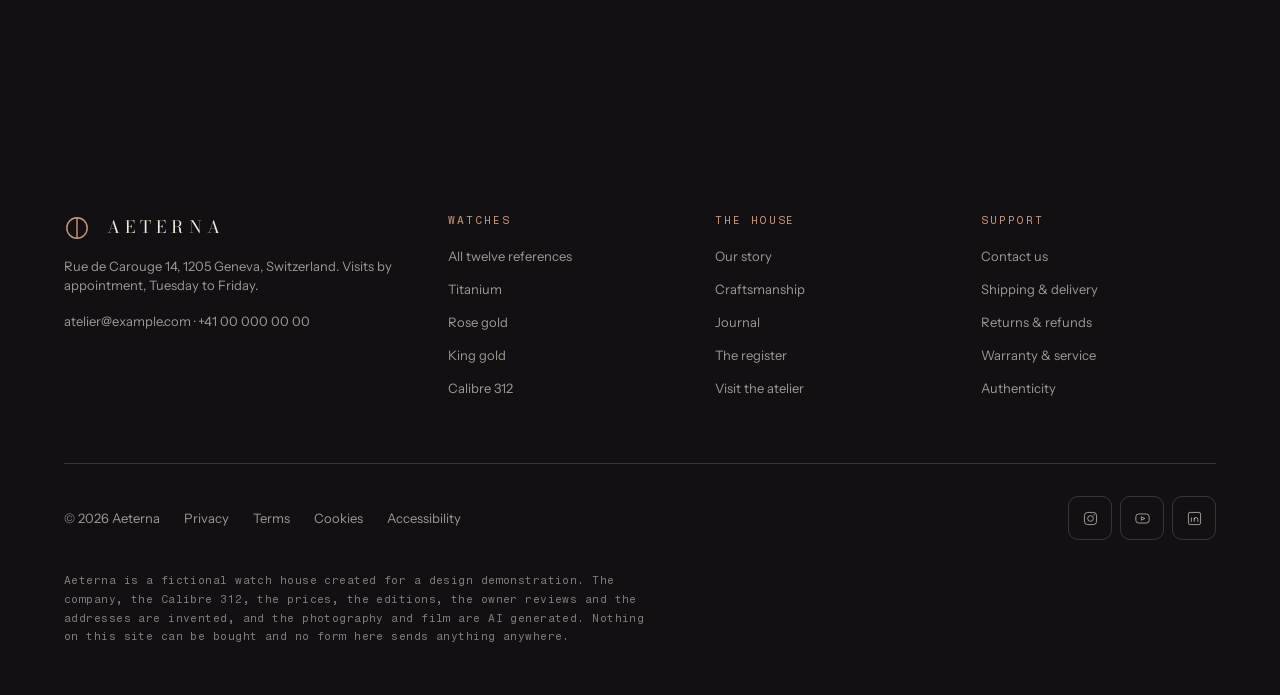
<file: collection.html>
<!DOCTYPE html>
<html lang="en" class="no-js">
<head>
<meta charset="utf-8">
<meta name="viewport" content="width=device-width, initial-scale=1">
<title>The collection | Aeterna Chronographe 312, twelve references</title>
<meta name="description" content="All twelve references of the Chronographe 312. Nine titanium at $18,500, two rose gold at $34,000, one king gold at $41,000, every one delivered with duties paid. Filter by case, dial tone and availability.">
<meta name="theme-color" content="#f5f2ec">
<link rel="canonical" href="https://example.com/collection.html">
<meta property="og:site_name" content="Aeterna">
<meta property="og:title" content="The collection: twelve references, one movement">
<meta property="og:description" content="Nine titanium, two rose gold, one king gold. The same Calibre 312 in all twelve.">
<meta property="og:type" content="website">
<!-- DEPLOY STEP: replace both absolute URLs below with the live origin before shipping -->
<meta property="og:url" content="https://example.com/collection.html">
<meta property="og:image" content="https://example.com/assets/watches/sovereign-1.jpg">
<meta name="twitter:card" content="summary_large_image">
<link rel="icon" href="data:image/svg+xml,%3Csvg xmlns='http://www.w3.org/2000/svg' viewBox='0 0 32 32'%3E%3Crect width='32' height='32' fill='%23f5f2ec'/%3E%3Ccircle cx='16' cy='16' r='10' fill='none' stroke='%238c6544' stroke-width='1.6'/%3E%3Cpath d='M16 4.4v23.2' stroke='%238c6544' stroke-width='1.6'/%3E%3C/svg%3E">
<link rel="preconnect" href="https://fonts.googleapis.com">
<link rel="preconnect" href="https://fonts.gstatic.com" crossorigin>
<link rel="preload" as="image" href="assets/watches/sovereign-1.jpg" fetchpriority="high">
<link rel="stylesheet" href="assets/site.css">
<link rel="stylesheet" href="assets/editorial.css">
<link rel="stylesheet" href="assets/collection.css">
<!-- Fonts load without blocking first paint; the fallback stack is metric-close. -->
<link rel="stylesheet" media="print" onload="this.media='all'" href="https://fonts.googleapis.com/css2?family=Bodoni+Moda:opsz,wght@6..96,400;6..96,500&family=Instrument+Sans:wght@400;500;600&display=swap">
<noscript><link rel="stylesheet" href="https://fonts.googleapis.com/css2?family=Bodoni+Moda:opsz,wght@6..96,400;6..96,500&family=Instrument+Sans:wght@400;500;600&display=swap"></noscript>
<script>
/* The .js class hides anything that waits for an entrance. If the scripts never
   arrive, that class would leave the page blank, so it removes itself unless
   site.js has booted. It removes only that class -- it used to clear className
   outright, which took every other class on <html> with it -- and site.js
   disarms the timer the moment it boots. It also waits while the document is
   still parsing: the scripts sit at the end of the body, so "still loading"
   means slow, not broken, and tearing the page down to its no-script form
   mid-download was the visible flash this used to cause. */
document.documentElement.className='js';
window.__aeternaBoot=setTimeout(function c(){if(window.AeternaUI)return;
if(document.readyState==='loading'){window.__aeternaBoot=setTimeout(c,400);return;}
document.documentElement.classList.remove('js');},2500);
/* The arriving half of the page transition in site.css 11b. Armed here and not
   in site.js because pagereveal fires at the new document's first rendering
   opportunity, which on a slow connection is before a script at the end of the
   body has run -- a listener added down there misses the event outright.
   Back and forward are excluded on purpose: a traverse restores scroll, and
   craftsmanship's 700svh film and the home hero both paint frame zero until
   their own script boots, so the transition would dissolve into the wrong frame
   and then snap, which reads as a bug. navigation.activation is the reliable
   detector; the timing entry is the fallback for engines without it. */
addEventListener('pagereveal',function(e){var v=e.viewTransition;if(!v)return;
var n=window.navigation&&navigation.activation;
if(n?n.navigationType==='traverse':(performance.getEntriesByType('navigation')[0]||{}).type==='back_forward'){v.skipTransition();return;}
/* Every failure here -- the first-render timeout, a duplicate name, an aborted
   capture -- surfaces only as a rejected promise nobody holds. Say so locally,
   where someone is looking. */
if(location.hostname==='localhost')v.ready.catch(function(x){console.warn('[aeterna] page transition skipped:',x&&x.message);});});
</script>
<script type="application/ld+json">
{"@context":"https://schema.org","@type":"CollectionPage","name":"The collection","url":"https://example.com/collection.html","description":"Twelve references of the Aeterna Chronographe 312, a hand-wound skeleton chronograph. 312 pieces in total.","disambiguatingDescription":"Aeterna is a fictional watch house created for a design demonstration. Nothing on this site can be bought.","breadcrumb":{"@type":"BreadcrumbList","itemListElement":[{"@type":"ListItem","position":1,"name":"Home","item":"https://example.com/"},{"@type":"ListItem","position":2,"name":"Watches","item":"https://example.com/collection.html"}]},"mainEntity":{"@type":"ItemList","numberOfItems":12,"itemListOrder":"https://schema.org/ItemListOrderAscending","itemListElement":[{"@type":"ListItem","position":1,"url":"https://example.com/product.html?ref=sovereign","name":"Chronographe 312 Sovereign"},{"@type":"ListItem","position":2,"url":"https://example.com/product.html?ref=glacier","name":"Chronographe 312 Glacier"},{"@type":"ListItem","position":3,"url":"https://example.com/product.html?ref=forest","name":"Chronographe 312 Forest"},{"@type":"ListItem","position":4,"url":"https://example.com/product.html?ref=umber","name":"Chronographe 312 Umber"},{"@type":"ListItem","position":5,"url":"https://example.com/product.html?ref=lagoon","name":"Chronographe 312 Lagoon"},{"@type":"ListItem","position":6,"url":"https://example.com/product.html?ref=scarlet","name":"Chronographe 312 Scarlet"},{"@type":"ListItem","position":7,"url":"https://example.com/product.html?ref=nocturne","name":"Chronographe 312 Nocturne"},{"@type":"ListItem","position":8,"url":"https://example.com/product.html?ref=ember","name":"Chronographe 312 Ember"},{"@type":"ListItem","position":9,"url":"https://example.com/product.html?ref=citrine","name":"Chronographe 312 Citrine"},{"@type":"ListItem","position":10,"url":"https://example.com/product.html?ref=garnet","name":"Chronographe 312 Garnet"},{"@type":"ListItem","position":11,"url":"https://example.com/product.html?ref=lime","name":"Chronographe 312 Lime"},{"@type":"ListItem","position":12,"url":"https://example.com/product.html?ref=frost","name":"Chronographe 312 Frost"}]}}
</script>
</head>
<body>
<a class="skip" href="#main">Skip to content</a>

<header class="site-header" data-header="auto">
  <div class="site-header__in">
    <a class="brand" href="index.html" aria-label="Aeterna, home">
      <svg class="brand__mark" viewBox="0 0 24 24" aria-hidden="true"><circle cx="12" cy="12" r="9.4"/><path d="M12 2.6v18.8"/></svg>
      <span class="brand__word">Aeterna</span>
    </a>
    <nav class="nav" aria-label="Primary">
      <a href="collection.html" aria-current="page">Watches</a>
      <a href="craftsmanship.html">Craftsmanship</a>
      <a href="journal.html">Journal</a>
      <a href="about.html">The house</a>
      <a href="contact.html">Contact</a>
      <span class="nav__ind" aria-hidden="true"></span>
    </nav>
    <div class="utils">
      <button class="icon-btn" type="button" data-panel="search-panel" aria-label="Search the collection">
        <svg viewBox="0 0 24 24" aria-hidden="true"><circle cx="10.6" cy="10.6" r="6.6"/><path d="m15.4 15.4 4.2 4.2"/></svg>
      </button>
      <button class="icon-btn" type="button" data-panel="wish-drawer" data-wish-label aria-label="Wishlist, empty">
        <svg viewBox="0 0 24 24" aria-hidden="true"><path d="M12 20.4 4.3 12.8a4.7 4.7 0 0 1 6.7-6.7l1 1 1-1a4.7 4.7 0 0 1 6.7 6.7Z"/></svg>
        <span class="icon-btn__count" data-wish-count data-count="0" aria-hidden="true"></span>
      </button>
      <button class="icon-btn" type="button" data-panel="cart-drawer" data-cart-label aria-label="Bag, empty">
        <svg viewBox="0 0 24 24" aria-hidden="true"><path d="M5.4 7.8h13.2l-1 12.2H6.4Z"/><path d="M9 7.8V6.4a3 3 0 0 1 6 0v1.4"/></svg>
        <span class="icon-btn__count" data-cart-count data-count="0" aria-hidden="true"></span>
      </button>
      <button class="icon-btn nav-toggle" type="button" data-panel="mobile-menu" aria-label="Open menu">
        <svg viewBox="0 0 24 24" aria-hidden="true"><path d="M4 8h16M4 16h16"/></svg>
      </button>
    </div>
  </div>
</header>

<main id="main" tabindex="-1">

  <!-- site.js flips the header from its transparent "over" mode to the solid
       ivory bar once you scroll past [data-header-watch]. This page opens on
       paper rather than on a dark hero, so the marker sits at the very top and
       the header is solid from the first pixel. -->
  <span data-header-watch hidden></span>

  <!-- ==================================================== OPENER ======== -->
  <section class="page-head page-head--wide page-head--collection" aria-labelledby="page-h">
    <div class="wrap-wide">
      <ol class="crumbs">
        <li><a href="index.html">Home</a></li>
        <li><span aria-current="page">Watches</span></li>
      </ol>
      <div class="split-2 split-2--wide-left collection-head">
        <div class="page-head__in">
          <p class="eyebrow">The collection</p>
          <h1 class="h1" id="page-h">Twelve references, one movement.</h1>
        </div>
        <div class="collection-head__aside">
          <p class="lede">Nine titanium, two rose gold, one king gold. The same Calibre 312 in all twelve, so the case and the dial are the only decisions left. Three hundred and twelve pieces, and then the tooling comes off the line.</p>
          <p class="page-head__count meta" id="head-count">Twelve references, from $18,500 to $41,000, delivered with duties paid.</p>
        </div>
      </div>
    </div>
  </section>

  <!-- ===================================================== BROWSE ======= -->
  <!-- One form holds the toolbar and the filters, so with JavaScript off the
       controls still submit as a plain GET to this same URL and the twelve
       cards below stay in the document either way. -->
  <form class="browse" id="browse" method="get" action="collection.html">

    <!-- The dock's top band is exactly the height of the fixed header, so once
         the dock sticks the header sits inside it and nothing shows through,
         including while site.js has the header retracted. -->
    <div class="toolbar-dock">
      <div class="wrap-wide">
        <div class="toolbar">
          <p class="toolbar__count" id="result-count" role="status">All twelve references</p>
          <div class="toolbar__controls">
            <button class="btn btn--secondary btn--sm toolbar__filter" type="button" data-panel="filters">
              <svg viewBox="0 0 24 24" aria-hidden="true"><path d="M4 7h16M7 12h10M10 17h4"/></svg>
              <span class="toolbar__label">Filter<span class="toolbar__badge" id="filter-badge" hidden></span></span>
            </button>
            <div class="field field--inline sortmenu" id="sortmenu">
              <label for="sort" id="sort-label">Sort</label>
              <!-- Rebuilt from AETERNA.sorts on boot; listed here so the control
                   is complete and usable before any script runs. -->
              <select id="sort" name="sort">
                <option value="featured">Featured</option>
                <option value="price-asc">Price, low to high</option>
                <option value="price-desc">Price, high to low</option>
                <option value="rarest">Rarest first</option>
                <option value="name">A to Z</option>
              </select>
            </div>
            <a class="btn btn--secondary btn--sm toolbar__clear" id="clear-all" href="collection.html" hidden>Clear all</a>
          </div>
        </div>
      </div>
    </div>

    <div class="wrap-wide">
      <div class="browse__body">

        <!-- ================================================ FILTERS ===== -->
        <!-- A left drawer on a wide screen. Under 1040px the same element is the
             panel behind the Filter button at every width, opened through site.js's
             data-panel hook so it traps focus and closes on Escape. -->
        <div class="filters" id="filters" aria-labelledby="filters-title">
          <div class="filters__head">
            <h2 class="filters__title" id="filters-title">Filter</h2>
            <button class="icon-btn filters__close" type="button" data-panel-close aria-label="Close filters">
              <svg viewBox="0 0 24 24" aria-hidden="true"><path d="M6 6l12 12M18 6 6 18"/></svg>
            </button>
          </div>

          <div class="filters__scroll">
            <fieldset class="fgroup">
              <legend class="fgroup__legend">Case</legend>
              <div class="fgroup__chips">
                <!-- The --sw value on each case chip is the material's own
                     colour from catalogue.js, not a palette token. -->
                <label class="chip">
                  <input class="sr" type="checkbox" name="case" value="titanium">
                  <span class="chip__face">
                    <span class="chip__sw" style="--sw:#8e9196"></span>
                    <span class="chip__t">Titanium</span>
                    <span class="chip__n" data-facet="case:titanium">9</span>
                  </span>
                </label>
                <label class="chip">
                  <input class="sr" type="checkbox" name="case" value="rose">
                  <span class="chip__face">
                    <span class="chip__sw" style="--sw:#c08659"></span>
                    <span class="chip__t">Rose gold</span>
                    <span class="chip__n" data-facet="case:rose">2</span>
                  </span>
                </label>
                <label class="chip">
                  <input class="sr" type="checkbox" name="case" value="king">
                  <span class="chip__face">
                    <span class="chip__sw" style="--sw:#d9a441"></span>
                    <span class="chip__t">King gold</span>
                    <span class="chip__n" data-facet="case:king">1</span>
                  </span>
                </label>
              </div>
            </fieldset>

            <fieldset class="fgroup">
              <legend class="fgroup__legend">Dial tone</legend>
              <div class="fgroup__chips">
                <label class="chip">
                  <input class="sr" type="checkbox" name="tone" value="bright">
                  <span class="chip__face">
                    <span class="chip__t">Bright</span>
                    <span class="chip__n" data-facet="tone:bright">6</span>
                  </span>
                </label>
                <label class="chip">
                  <input class="sr" type="checkbox" name="tone" value="deep">
                  <span class="chip__face">
                    <span class="chip__t">Deep</span>
                    <span class="chip__n" data-facet="tone:deep">4</span>
                  </span>
                </label>
                <label class="chip">
                  <input class="sr" type="checkbox" name="tone" value="precious">
                  <span class="chip__face">
                    <span class="chip__t">Precious</span>
                    <span class="chip__n" data-facet="tone:precious">2</span>
                  </span>
                </label>
              </div>
              <p class="fgroup__note">How the dial reads across a room, not how bright the colour is.</p>
            </fieldset>

            <fieldset class="fgroup">
              <legend class="fgroup__legend">Availability</legend>
              <div class="fgroup__chips">
                <label class="chip">
                  <input class="sr" type="checkbox" name="availability" value="in">
                  <span class="chip__face">
                    <span class="chip__t">Available now</span>
                    <span class="chip__n" data-facet="availability:in">10</span>
                  </span>
                </label>
                <label class="chip">
                  <input class="sr" type="checkbox" name="availability" value="low">
                  <span class="chip__face">
                    <span class="chip__t">Final pieces</span>
                    <span class="chip__n" data-facet="availability:low">1</span>
                  </span>
                </label>
                <label class="chip">
                  <input class="sr" type="checkbox" name="availability" value="waitlist">
                  <span class="chip__face">
                    <span class="chip__t">Waitlist</span>
                    <span class="chip__n" data-facet="availability:waitlist">1</span>
                  </span>
                </label>
              </div>
              <p class="fgroup__note">Made to order takes about five months. Seven for king gold.</p>
            </fieldset>

            <p class="filters__apply js-off">
              <button class="btn btn--secondary btn--block btn--sm" type="submit">Apply filters</button>
            </p>
            <p class="field-hint js-off">Filtering and sorting run in the browser. With JavaScript off all twelve references stay listed below, in the order the house shows them.</p>
          </div>

          <div class="filters__foot js-on">
            <button class="btn btn--primary btn--block" type="button" data-panel-close id="filters-done">Show the twelve</button>
            <button class="btn btn--secondary btn--sm" type="button" data-clear id="filters-clear" hidden>Clear all filters</button>
          </div>
        </div>

        <!-- =================================================== GRID ===== -->
        <section class="browse__main" aria-labelledby="grid-h">
          <div class="grid-head">
            <h2 class="sr" id="grid-h">The twelve references</h2>
            <p class="meta grid-head__note">Made to order. About five months from the bench to your wrist, seven for king gold.</p>
            <div class="view-toggle js-on" role="group" aria-label="View the collection as">
              <button class="view-toggle__btn" type="button" data-view="grid" aria-pressed="true">Grid</button>
              <button class="view-toggle__btn" type="button" data-view="deck" aria-pressed="false">Deck</button>
            </div>
          </div>

          <!-- The two views live in one box so they can cross over each other
               when the toggle is thrown; only one is ever not [hidden]. -->
          <div class="browse__views" id="views">

          <div class="grid-products" id="grid">

            <article class="pcard" data-slug="sovereign" data-case="king" data-tone="precious" data-avail="low" data-price="41000">
              <a class="pcard__media" href="product.html?ref=sovereign" tabindex="-1" aria-hidden="true">
                <img class="is-main" src="assets/watches/sovereign-1.jpg" alt="" width="572" height="715" loading="eager" decoding="async" fetchpriority="high">
                <img class="is-alt" src="assets/watches/sovereign-2.jpg" alt="" width="572" height="715" loading="lazy" decoding="async">
              </a>
              <span class="pcard__flag">Final pieces</span>
              <button class="pcard__wish" type="button" data-wish-toggle="sovereign" aria-pressed="false" aria-label="Save Sovereign to your wishlist">
                <svg viewBox="0 0 24 24" aria-hidden="true"><path d="M12 20.5 4.2 12.9a4.8 4.8 0 0 1 6.8-6.8l1 1 1-1a4.8 4.8 0 0 1 6.8 6.8Z"/></svg>
              </button>
              <div class="pcard__quick"><button class="btn btn--sm btn--block" type="button" data-quick="sovereign">Quick view</button></div>
              <div class="pcard__body">
                <h3 class="pcard__name"><a href="product.html?ref=sovereign">Chronographe 312 — Sovereign</a></h3>
                <p class="pcard__spec">King gold · Gold skeleton on blue · 44 mm</p>
                <p class="pcard__price">$41,000</p>
                <p class="pcard__touch js-on"><button class="btn btn--sm btn--secondary" type="button" data-quick="sovereign">Quick view</button></p>
              </div>
            </article>

            <article class="pcard" data-slug="glacier" data-case="titanium" data-tone="bright" data-avail="in" data-price="18500">
              <a class="pcard__media" href="product.html?ref=glacier" tabindex="-1" aria-hidden="true">
                <img class="is-main" src="assets/watches/glacier-1.jpg" alt="" width="572" height="715" loading="eager" decoding="async" fetchpriority="low">
                <img class="is-alt" src="assets/watches/glacier-2.jpg" alt="" width="572" height="715" loading="lazy" decoding="async">
              </a>
              <button class="pcard__wish" type="button" data-wish-toggle="glacier" aria-pressed="false" aria-label="Save Glacier to your wishlist">
                <svg viewBox="0 0 24 24" aria-hidden="true"><path d="M12 20.5 4.2 12.9a4.8 4.8 0 0 1 6.8-6.8l1 1 1-1a4.8 4.8 0 0 1 6.8 6.8Z"/></svg>
              </button>
              <div class="pcard__quick"><button class="btn btn--sm btn--block" type="button" data-quick="glacier">Quick view</button></div>
              <div class="pcard__body">
                <h3 class="pcard__name"><a href="product.html?ref=glacier">Chronographe 312 — Glacier</a></h3>
                <p class="pcard__spec">Titanium · Ice blue · 44 mm</p>
                <p class="pcard__price">$18,500</p>
                <p class="pcard__touch js-on"><button class="btn btn--sm btn--secondary" type="button" data-quick="glacier">Quick view</button></p>
              </div>
            </article>

            <article class="pcard" data-slug="forest" data-case="rose" data-tone="deep" data-avail="in" data-price="34000">
              <a class="pcard__media" href="product.html?ref=forest" tabindex="-1" aria-hidden="true">
                <img class="is-main" src="assets/watches/forest-1.jpg" alt="" width="572" height="715" loading="eager" decoding="async" fetchpriority="low">
                <img class="is-alt" src="assets/watches/forest-2.jpg" alt="" width="572" height="715" loading="lazy" decoding="async">
              </a>
              <button class="pcard__wish" type="button" data-wish-toggle="forest" aria-pressed="false" aria-label="Save Forest to your wishlist">
                <svg viewBox="0 0 24 24" aria-hidden="true"><path d="M12 20.5 4.2 12.9a4.8 4.8 0 0 1 6.8-6.8l1 1 1-1a4.8 4.8 0 0 1 6.8 6.8Z"/></svg>
              </button>
              <div class="pcard__quick"><button class="btn btn--sm btn--block" type="button" data-quick="forest">Quick view</button></div>
              <div class="pcard__body">
                <h3 class="pcard__name"><a href="product.html?ref=forest">Chronographe 312 — Forest</a></h3>
                <p class="pcard__spec">Rose gold · Forest green · 44 mm</p>
                <p class="pcard__price">$34,000</p>
                <p class="pcard__touch js-on"><button class="btn btn--sm btn--secondary" type="button" data-quick="forest">Quick view</button></p>
              </div>
            </article>

            <article class="pcard" data-slug="umber" data-case="rose" data-tone="deep" data-avail="in" data-price="34000">
              <a class="pcard__media" href="product.html?ref=umber" tabindex="-1" aria-hidden="true">
                <img class="is-main" src="assets/watches/umber-1.jpg" alt="" width="572" height="715" loading="lazy" decoding="async">
                <img class="is-alt" src="assets/watches/umber-2.jpg" alt="" width="572" height="715" loading="lazy" decoding="async">
              </a>
              <button class="pcard__wish" type="button" data-wish-toggle="umber" aria-pressed="false" aria-label="Save Umber to your wishlist">
                <svg viewBox="0 0 24 24" aria-hidden="true"><path d="M12 20.5 4.2 12.9a4.8 4.8 0 0 1 6.8-6.8l1 1 1-1a4.8 4.8 0 0 1 6.8 6.8Z"/></svg>
              </button>
              <div class="pcard__quick"><button class="btn btn--sm btn--block" type="button" data-quick="umber">Quick view</button></div>
              <div class="pcard__body">
                <h3 class="pcard__name"><a href="product.html?ref=umber">Chronographe 312 — Umber</a></h3>
                <p class="pcard__spec">Rose gold · Burnt umber · 44 mm</p>
                <p class="pcard__price">$34,000</p>
                <p class="pcard__touch js-on"><button class="btn btn--sm btn--secondary" type="button" data-quick="umber">Quick view</button></p>
              </div>
            </article>

            <article class="pcard" data-slug="lagoon" data-case="titanium" data-tone="bright" data-avail="in" data-price="18500">
              <a class="pcard__media" href="product.html?ref=lagoon" tabindex="-1" aria-hidden="true">
                <img class="is-main" src="assets/watches/lagoon-1.jpg" alt="" width="572" height="715" loading="lazy" decoding="async">
                <img class="is-alt" src="assets/watches/lagoon-2.jpg" alt="" width="572" height="715" loading="lazy" decoding="async">
              </a>
              <button class="pcard__wish" type="button" data-wish-toggle="lagoon" aria-pressed="false" aria-label="Save Lagoon to your wishlist">
                <svg viewBox="0 0 24 24" aria-hidden="true"><path d="M12 20.5 4.2 12.9a4.8 4.8 0 0 1 6.8-6.8l1 1 1-1a4.8 4.8 0 0 1 6.8 6.8Z"/></svg>
              </button>
              <div class="pcard__quick"><button class="btn btn--sm btn--block" type="button" data-quick="lagoon">Quick view</button></div>
              <div class="pcard__body">
                <h3 class="pcard__name"><a href="product.html?ref=lagoon">Chronographe 312 — Lagoon</a></h3>
                <p class="pcard__spec">Titanium · Lagoon teal · 44 mm</p>
                <p class="pcard__price">$18,500</p>
                <p class="pcard__touch js-on"><button class="btn btn--sm btn--secondary" type="button" data-quick="lagoon">Quick view</button></p>
              </div>
            </article>

            <article class="pcard" data-slug="scarlet" data-case="titanium" data-tone="bright" data-avail="in" data-price="18500">
              <a class="pcard__media" href="product.html?ref=scarlet" tabindex="-1" aria-hidden="true">
                <img class="is-main" src="assets/watches/scarlet-1.jpg" alt="" width="572" height="715" loading="lazy" decoding="async">
                <img class="is-alt" src="assets/watches/scarlet-2.jpg" alt="" width="572" height="715" loading="lazy" decoding="async">
              </a>
              <button class="pcard__wish" type="button" data-wish-toggle="scarlet" aria-pressed="false" aria-label="Save Scarlet to your wishlist">
                <svg viewBox="0 0 24 24" aria-hidden="true"><path d="M12 20.5 4.2 12.9a4.8 4.8 0 0 1 6.8-6.8l1 1 1-1a4.8 4.8 0 0 1 6.8 6.8Z"/></svg>
              </button>
              <div class="pcard__quick"><button class="btn btn--sm btn--block" type="button" data-quick="scarlet">Quick view</button></div>
              <div class="pcard__body">
                <h3 class="pcard__name"><a href="product.html?ref=scarlet">Chronographe 312 — Scarlet</a></h3>
                <p class="pcard__spec">Titanium · Scarlet · 44 mm</p>
                <p class="pcard__price">$18,500</p>
                <p class="pcard__touch js-on"><button class="btn btn--sm btn--secondary" type="button" data-quick="scarlet">Quick view</button></p>
              </div>
            </article>

            <article class="pcard" data-slug="nocturne" data-case="titanium" data-tone="deep" data-avail="in" data-price="18500">
              <a class="pcard__media" href="product.html?ref=nocturne" tabindex="-1" aria-hidden="true">
                <img class="is-main" src="assets/watches/nocturne-1.jpg" alt="" width="572" height="715" loading="lazy" decoding="async">
                <img class="is-alt" src="assets/watches/nocturne-2.jpg" alt="" width="572" height="715" loading="lazy" decoding="async">
              </a>
              <button class="pcard__wish" type="button" data-wish-toggle="nocturne" aria-pressed="false" aria-label="Save Nocturne to your wishlist">
                <svg viewBox="0 0 24 24" aria-hidden="true"><path d="M12 20.5 4.2 12.9a4.8 4.8 0 0 1 6.8-6.8l1 1 1-1a4.8 4.8 0 0 1 6.8 6.8Z"/></svg>
              </button>
              <div class="pcard__quick"><button class="btn btn--sm btn--block" type="button" data-quick="nocturne">Quick view</button></div>
              <div class="pcard__body">
                <h3 class="pcard__name"><a href="product.html?ref=nocturne">Chronographe 312 — Nocturne</a></h3>
                <p class="pcard__spec">Titanium · Nocturne violet · 44 mm</p>
                <p class="pcard__price">$18,500</p>
                <p class="pcard__touch js-on"><button class="btn btn--sm btn--secondary" type="button" data-quick="nocturne">Quick view</button></p>
              </div>
            </article>

            <article class="pcard" data-slug="ember" data-case="titanium" data-tone="bright" data-avail="in" data-price="18500">
              <a class="pcard__media" href="product.html?ref=ember" tabindex="-1" aria-hidden="true">
                <img class="is-main" src="assets/watches/ember-1.jpg" alt="" width="572" height="715" loading="lazy" decoding="async">
                <img class="is-alt" src="assets/watches/ember-2.jpg" alt="" width="572" height="715" loading="lazy" decoding="async">
              </a>
              <button class="pcard__wish" type="button" data-wish-toggle="ember" aria-pressed="false" aria-label="Save Ember to your wishlist">
                <svg viewBox="0 0 24 24" aria-hidden="true"><path d="M12 20.5 4.2 12.9a4.8 4.8 0 0 1 6.8-6.8l1 1 1-1a4.8 4.8 0 0 1 6.8 6.8Z"/></svg>
              </button>
              <div class="pcard__quick"><button class="btn btn--sm btn--block" type="button" data-quick="ember">Quick view</button></div>
              <div class="pcard__body">
                <h3 class="pcard__name"><a href="product.html?ref=ember">Chronographe 312 — Ember</a></h3>
                <p class="pcard__spec">Titanium · Ember orange · 44 mm</p>
                <p class="pcard__price">$18,500</p>
                <p class="pcard__touch js-on"><button class="btn btn--sm btn--secondary" type="button" data-quick="ember">Quick view</button></p>
              </div>
            </article>

            <article class="pcard" data-slug="citrine" data-case="titanium" data-tone="bright" data-avail="in" data-price="18500">
              <a class="pcard__media" href="product.html?ref=citrine" tabindex="-1" aria-hidden="true">
                <img class="is-main" src="assets/watches/citrine-1.jpg" alt="" width="572" height="715" loading="lazy" decoding="async">
                <img class="is-alt" src="assets/watches/citrine-2.jpg" alt="" width="572" height="715" loading="lazy" decoding="async">
              </a>
              <button class="pcard__wish" type="button" data-wish-toggle="citrine" aria-pressed="false" aria-label="Save Citrine to your wishlist">
                <svg viewBox="0 0 24 24" aria-hidden="true"><path d="M12 20.5 4.2 12.9a4.8 4.8 0 0 1 6.8-6.8l1 1 1-1a4.8 4.8 0 0 1 6.8 6.8Z"/></svg>
              </button>
              <div class="pcard__quick"><button class="btn btn--sm btn--block" type="button" data-quick="citrine">Quick view</button></div>
              <div class="pcard__body">
                <h3 class="pcard__name"><a href="product.html?ref=citrine">Chronographe 312 — Citrine</a></h3>
                <p class="pcard__spec">Titanium · Citrine yellow · 44 mm</p>
                <p class="pcard__price">$18,500</p>
                <p class="pcard__touch js-on"><button class="btn btn--sm btn--secondary" type="button" data-quick="citrine">Quick view</button></p>
              </div>
            </article>

            <article class="pcard" data-slug="garnet" data-case="titanium" data-tone="deep" data-avail="waitlist" data-price="18500">
              <a class="pcard__media" href="product.html?ref=garnet" tabindex="-1" aria-hidden="true">
                <img class="is-main" src="assets/watches/garnet-1.jpg" alt="" width="572" height="715" loading="lazy" decoding="async">
                <img class="is-alt" src="assets/watches/garnet-2.jpg" alt="" width="572" height="715" loading="lazy" decoding="async">
              </a>
              <span class="pcard__flag">Waitlist</span>
              <button class="pcard__wish" type="button" data-wish-toggle="garnet" aria-pressed="false" aria-label="Save Garnet to your wishlist">
                <svg viewBox="0 0 24 24" aria-hidden="true"><path d="M12 20.5 4.2 12.9a4.8 4.8 0 0 1 6.8-6.8l1 1 1-1a4.8 4.8 0 0 1 6.8 6.8Z"/></svg>
              </button>
              <div class="pcard__quick"><button class="btn btn--sm btn--block" type="button" data-quick="garnet">Quick view</button></div>
              <div class="pcard__body">
                <h3 class="pcard__name"><a href="product.html?ref=garnet">Chronographe 312 — Garnet</a></h3>
                <p class="pcard__spec">Titanium · Garnet · 44 mm</p>
                <p class="pcard__price">$18,500</p>
                <p class="pcard__touch js-on"><button class="btn btn--sm btn--secondary" type="button" data-quick="garnet">Quick view</button></p>
              </div>
            </article>

            <article class="pcard" data-slug="lime" data-case="titanium" data-tone="bright" data-avail="in" data-price="18500">
              <a class="pcard__media" href="product.html?ref=lime" tabindex="-1" aria-hidden="true">
                <img class="is-main" src="assets/watches/lime-1.jpg" alt="" width="572" height="715" loading="lazy" decoding="async">
                <img class="is-alt" src="assets/watches/lime-2.jpg" alt="" width="572" height="715" loading="lazy" decoding="async">
              </a>
              <button class="pcard__wish" type="button" data-wish-toggle="lime" aria-pressed="false" aria-label="Save Lime to your wishlist">
                <svg viewBox="0 0 24 24" aria-hidden="true"><path d="M12 20.5 4.2 12.9a4.8 4.8 0 0 1 6.8-6.8l1 1 1-1a4.8 4.8 0 0 1 6.8 6.8Z"/></svg>
              </button>
              <div class="pcard__quick"><button class="btn btn--sm btn--block" type="button" data-quick="lime">Quick view</button></div>
              <div class="pcard__body">
                <h3 class="pcard__name"><a href="product.html?ref=lime">Chronographe 312 — Lime</a></h3>
                <p class="pcard__spec">Titanium · Lime · 44 mm</p>
                <p class="pcard__price">$18,500</p>
                <p class="pcard__touch js-on"><button class="btn btn--sm btn--secondary" type="button" data-quick="lime">Quick view</button></p>
              </div>
            </article>

            <article class="pcard" data-slug="frost" data-case="titanium" data-tone="precious" data-avail="in" data-price="18500">
              <a class="pcard__media" href="product.html?ref=frost" tabindex="-1" aria-hidden="true">
                <img class="is-main" src="assets/watches/frost-1.jpg" alt="" width="572" height="715" loading="lazy" decoding="async">
                <img class="is-alt" src="assets/watches/frost-2.jpg" alt="" width="572" height="715" loading="lazy" decoding="async">
              </a>
              <button class="pcard__wish" type="button" data-wish-toggle="frost" aria-pressed="false" aria-label="Save Frost to your wishlist">
                <svg viewBox="0 0 24 24" aria-hidden="true"><path d="M12 20.5 4.2 12.9a4.8 4.8 0 0 1 6.8-6.8l1 1 1-1a4.8 4.8 0 0 1 6.8 6.8Z"/></svg>
              </button>
              <div class="pcard__quick"><button class="btn btn--sm btn--block" type="button" data-quick="frost">Quick view</button></div>
              <div class="pcard__body">
                <h3 class="pcard__name"><a href="product.html?ref=frost">Chronographe 312 — Frost</a></h3>
                <p class="pcard__spec">Titanium · Frost silver · 44 mm</p>
                <p class="pcard__price">$18,500</p>
                <p class="pcard__touch js-on"><button class="btn btn--sm btn--secondary" type="button" data-quick="frost">Quick view</button></p>
              </div>
            </article>

          </div><!-- /#grid -->

          <div class="state" id="grid-empty" hidden>
            <p class="h3">Nothing matches that combination.</p>
            <p class="meta">There are only twelve references, so a narrow set of filters can come back empty. Widen one of them, or start again.</p>
            <button class="btn btn--secondary" type="button" data-clear>Clear filters</button>
          </div>

          <!-- =================================================== DECK ==== -->
          <!-- The filmstrip runs in its own frame. Throwing the toggle to Deck
               builds it; going back to Grid disposes of it, so it never leaves
               tab stops behind. The heading and the note are for screen readers:
               the strip is a picture on screen, but Escape is the only way out
               of the frame by keyboard and that has to be said somewhere. -->
          <section class="deck" id="deck-view" aria-labelledby="deck-h" hidden>
            <h2 class="sr" id="deck-h">The twelve as one contact sheet</h2>
            <p class="sr">A single strip you push through with the pointer, the wheel or the arrow keys. Rest on a reference, or click it, and it comes to the centre and turns over to its caseback. Escape inside the strip hands the keyboard straight back to this page. The deck always shows all twelve, whatever the filters say.</p>
            <div class="deck__stage" id="deck-stage"></div>
          </section>

          </div><!-- /#views -->

        </section><!-- /.browse__main -->
      </div><!-- /.browse__body -->
    </div>
  </form>

  <!-- ================================================ REASSURANCE ======= -->
  <section class="sec assure" aria-labelledby="assure-h">
    <div class="wrap-wide">
      <div class="sec-head sec-head--split reveal">
        <div class="stack">
          <p class="eyebrow">Buying one</p>
          <h2 class="h2" id="assure-h">The same three promises on all twelve.</h2>
        </div>
        <p class="lede">Printed on the certificate the day your watch ships, and none of them quietly expire later.</p>
      </div>

      <div class="tiles reveal-group">
        <div class="tile">
          <svg viewBox="0 0 24 24" aria-hidden="true"><path d="M3.4 8.2h11v8.6h-11z"/><path d="M14.4 11.2h3.4l2.8 2.8v2.8h-6.2z"/><circle cx="7.2" cy="18.4" r="1.8"/><circle cx="17.2" cy="18.4" r="1.8"/></svg>
          <h3 class="h4">Insured delivery, duties paid</h3>
          <p>Free worldwide and fully insured, signed for by you or by nobody. Duties and taxes are already in the $18,500, so nothing is added at the door.</p>
          <p><a class="btn btn--secondary btn--sm" href="contact.html#shipping">Shipping and delivery</a></p>
        </div>
        <div class="tile">
          <svg viewBox="0 0 24 24" aria-hidden="true"><path d="M20 12a8 8 0 1 1-2.6-5.9"/><path d="M20 4.4V9h-4.6"/></svg>
          <h3 class="h4">Thirty days to change your mind</h3>
          <p>Wear it. If it is not the watch you hoped for, send it back inside thirty days for a full refund. No restocking fee and no explanation needed.</p>
          <p><a class="btn btn--secondary btn--sm" href="contact.html#returns">Returns and refunds</a></p>
        </div>
        <div class="tile">
          <svg viewBox="0 0 24 24" aria-hidden="true"><path d="M12 2.8 20 6v6.1c0 4.7-3.2 7.8-8 9.1-4.8-1.3-8-4.4-8-9.1V6Z"/><path d="m8.6 12 2.4 2.4 4.4-4.6"/></svg>
          <h3 class="h4">Five years, transferable</h3>
          <p>Movement and case, and the warranty moves with the watch. Every service includes a free case refinish for life, at a price printed on your certificate the day you buy.</p>
          <p><a class="btn btn--secondary btn--sm" href="contact.html#warranty">Warranty and service</a></p>
        </div>
      </div>
    </div>
  </section>

  <!-- ====================================================== CTA ========= -->
  <section class="sec night collection-cta" aria-labelledby="cta-h">
    <div class="wrap-wide">
      <div class="sec-head sec-head--center reveal">
        <p class="eyebrow">Calibre 312</p>
        <h2 class="h2" id="cta-h">The case is the only choice you have to make.</h2>
        <p class="lede">312 parts, 37 jewels, 4 Hz, 72 hours on a single barrel. Drawn in 1998 and revised eleven times, and every revision took a part out rather than adding one. Watch one being put together at the bench.</p>
        <p class="flow-row pad-top-sm"><a class="btn btn--primary" href="craftsmanship.html">Inside the Calibre 312</a></p>
      </div>
    </div>
  </section>

</main>

<footer class="site-footer">
  <div class="wrap-wide">
    <div class="footer-top">
      <div class="footer-brand">
        <a class="brand" href="index.html" aria-label="Aeterna, home">
          <svg class="brand__mark" viewBox="0 0 24 24" aria-hidden="true"><circle cx="12" cy="12" r="9.4"/><path d="M12 2.6v18.8"/></svg>
          <span class="brand__word">Aeterna</span>
        </a>
        <p class="meta" style="color:var(--night-ink-60)">Rue de Carouge 14, 1205 Geneva, Switzerland. Visits by appointment, Tuesday to Friday.</p>
        <p class="meta" style="color:var(--night-ink-60)"><a href="mailto:atelier@example.com">atelier@example.com</a> &middot; <a href="tel:+41000000000">+41 00 000 00 00</a></p>
      </div>

      <nav class="footer-col" aria-labelledby="f-watches">
        <h2 id="f-watches">Watches</h2>
        <a href="collection.html">All twelve references</a>
        <a href="collection.html?case=titanium">Titanium</a>
        <a href="collection.html?case=rose">Rose gold</a>
        <a href="collection.html?case=king">King gold</a>
        <a href="craftsmanship.html">Calibre 312</a>
      </nav>

      <nav class="footer-col" aria-labelledby="f-house">
        <h2 id="f-house">The house</h2>
        <a href="about.html">Our story</a>
        <a href="craftsmanship.html">Craftsmanship</a>
        <a href="journal.html">Journal</a>
        <a href="about.html#register">The register</a>
        <a href="contact.html">Visit the atelier</a>
      </nav>

      <nav class="footer-col" aria-labelledby="f-support">
        <h2 id="f-support">Support</h2>
        <a href="contact.html">Contact us</a>
        <a href="contact.html#shipping">Shipping &amp; delivery</a>
        <a href="contact.html#returns">Returns &amp; refunds</a>
        <a href="contact.html#warranty">Warranty &amp; service</a>
        <a href="contact.html#authenticity">Authenticity</a>
      </nav>
    </div>

    <div class="footer-bottom">
      <p class="footer-legal">
        <span>&copy; 2026 Aeterna</span>
        <a href="contact.html#privacy">Privacy</a>
        <a href="contact.html#terms">Terms</a>
        <a href="contact.html#cookies">Cookies</a>
        <a href="contact.html#accessibility">Accessibility</a>
      </p>
      <div class="footer-social">
        <a href="contact.html" aria-label="Aeterna on Instagram"><svg viewBox="0 0 24 24" aria-hidden="true"><rect x="3.4" y="3.4" width="17.2" height="17.2" rx="4.6"/><circle cx="12" cy="12" r="4"/><circle cx="17.1" cy="6.9" r="1" fill="currentColor" stroke="none"/></svg></a>
        <a href="contact.html" aria-label="Aeterna on YouTube"><svg viewBox="0 0 24 24" aria-hidden="true"><rect x="2.6" y="5.6" width="18.8" height="12.8" rx="4"/><path d="m10.4 9.6 4.8 2.4-4.8 2.4Z"/></svg></a>
        <a href="contact.html" aria-label="Aeterna on LinkedIn"><svg viewBox="0 0 24 24" aria-hidden="true"><rect x="3.4" y="3.4" width="17.2" height="17.2" rx="2.4"/><path d="M7.6 10.6v6.2M7.6 7.6v.1M11.6 16.8v-6.2M11.6 13.2a2.6 2.6 0 0 1 5.2 0v3.6"/></svg></a>
      </div>
    </div>

    <p class="footer-note">Aeterna is a fictional watch house created for a design demonstration. The company, the Calibre 312, the prices, the editions, the owner reviews and the addresses are invented, and the photography and film are AI generated. Nothing on this site can be bought and no form here sends anything anywhere.</p>
  </div>
</footer>

<!-- ============================================ OVERLAYS ================ -->
<div class="scrim"></div>

<div class="mobile-menu" id="mobile-menu" role="dialog" aria-modal="true" aria-label="Menu">
  <div class="mobile-menu__bar">
    <a class="brand" href="index.html" aria-label="Aeterna, home">
      <svg class="brand__mark" viewBox="0 0 24 24" aria-hidden="true"><circle cx="12" cy="12" r="9.4"/><path d="M12 2.6v18.8"/></svg>
      <span class="brand__word">Aeterna</span>
    </a>
    <button class="icon-btn" type="button" data-panel-close aria-label="Close menu">
      <svg viewBox="0 0 24 24" aria-hidden="true"><path d="M6 6l12 12M18 6 6 18"/></svg>
    </button>
  </div>
  <nav class="mobile-menu__list" aria-label="Primary, mobile">
    <a href="collection.html">Watches <span>12</span></a>
    <a href="craftsmanship.html">Craftsmanship</a>
    <a href="journal.html">Journal</a>
    <a href="about.html">The house</a>
    <a href="contact.html">Contact</a>
  </nav>
  <div class="mobile-menu__foot">
    <a class="btn btn--primary btn--block" href="collection.html">Explore the collection</a>
    <p class="meta"><a href="mailto:atelier@example.com">atelier@example.com</a> &middot; Geneva</p>
  </div>
</div>

<aside class="drawer" id="cart-drawer" role="dialog" aria-modal="true" aria-labelledby="cart-title">
  <div class="drawer__head">
    <h2 class="drawer__title" id="cart-title">Your bag</h2>
    <button class="icon-btn" type="button" data-panel-close aria-label="Close bag">
      <svg viewBox="0 0 24 24" aria-hidden="true"><path d="M6 6l12 12M18 6 6 18"/></svg>
    </button>
  </div>
  <div class="drawer__body" id="cart-items"></div>
  <div class="drawer__foot" id="cart-foot" hidden>
    <dl class="drawer__total"><dt>Total, duties paid</dt><dd id="cart-total">$0</dd></dl>
    <a class="btn btn--primary btn--block" href="contact.html#order">Request this order</a>
    <p class="field-hint">Demonstration site: no payment is taken and nothing is shipped.</p>
  </div>
</aside>

<aside class="drawer" id="wish-drawer" role="dialog" aria-modal="true" aria-labelledby="wish-title">
  <div class="drawer__head">
    <h2 class="drawer__title" id="wish-title">Your wishlist</h2>
    <button class="icon-btn" type="button" data-panel-close aria-label="Close wishlist">
      <svg viewBox="0 0 24 24" aria-hidden="true"><path d="M6 6l12 12M18 6 6 18"/></svg>
    </button>
  </div>
  <div class="drawer__body" id="wish-items"></div>
</aside>

<div class="search-panel" id="search-panel" role="dialog" aria-modal="true" aria-label="Search the collection" data-autofocus="#search-input">
  <div class="search-panel__in">
    <div class="search-panel__row">
      <svg viewBox="0 0 24 24" aria-hidden="true" style="width:22px;height:22px;flex:none;fill:none;stroke:var(--ink-45);stroke-width:1.4"><circle cx="10.6" cy="10.6" r="6.6"/><path d="m15.4 15.4 4.2 4.2"/></svg>
      <label class="sr" for="search-input">Search by reference, case or dial colour</label>
      <input id="search-input" type="search" placeholder="Search by name, reference or colour" autocomplete="off">
      <button class="icon-btn" type="button" data-panel-close aria-label="Close search">
        <svg viewBox="0 0 24 24" aria-hidden="true"><path d="M6 6l12 12M18 6 6 18"/></svg>
      </button>
    </div>
    <p class="meta" id="search-count" aria-live="polite" style="margin-top:var(--s4)"></p>
    <div class="search-results grid-products" id="search-results"></div>
    <div class="search-empty" id="search-empty" hidden>
      <p class="h3">No reference matches &ldquo;<span id="search-term"></span>&rdquo;.</p>
      <p class="meta">Try a colour (green, blue, gold), a case (titanium, rose, king) or a reference number.</p>
      <a class="btn btn--secondary" href="collection.html">Browse all twelve</a>
    </div>
  </div>
</div>

<!-- Quick view. The shell is static so it is styled and measured before any
     card is opened; collection.js fills it from the catalogue and hands it to
     site.js's panel controller, which traps focus and returns it. -->
<div class="quickview" id="quick-view" role="dialog" aria-modal="true" aria-labelledby="qv-title" data-autofocus="[data-panel-close]">
  <div class="quickview__panel">
    <div class="quickview__head">
      <div>
        <p class="eyebrow" id="qv-eyebrow">Quick view</p>
        <h2 class="h3" id="qv-title">Quick view</h2>
      </div>
      <button class="icon-btn" type="button" data-panel-close aria-label="Close quick view">
        <svg viewBox="0 0 24 24" aria-hidden="true"><path d="M6 6l12 12M18 6 6 18"/></svg>
      </button>
    </div>
    <div class="quickview__body" id="qv-body"></div>
  </div>
</div>

<script src="assets/catalogue.js"></script>
<script src="assets/site.js"></script>
<script src="assets/threeui-carousel.js"></script>
<script src="assets/collection.js"></script>
</body>
</html>
</file>
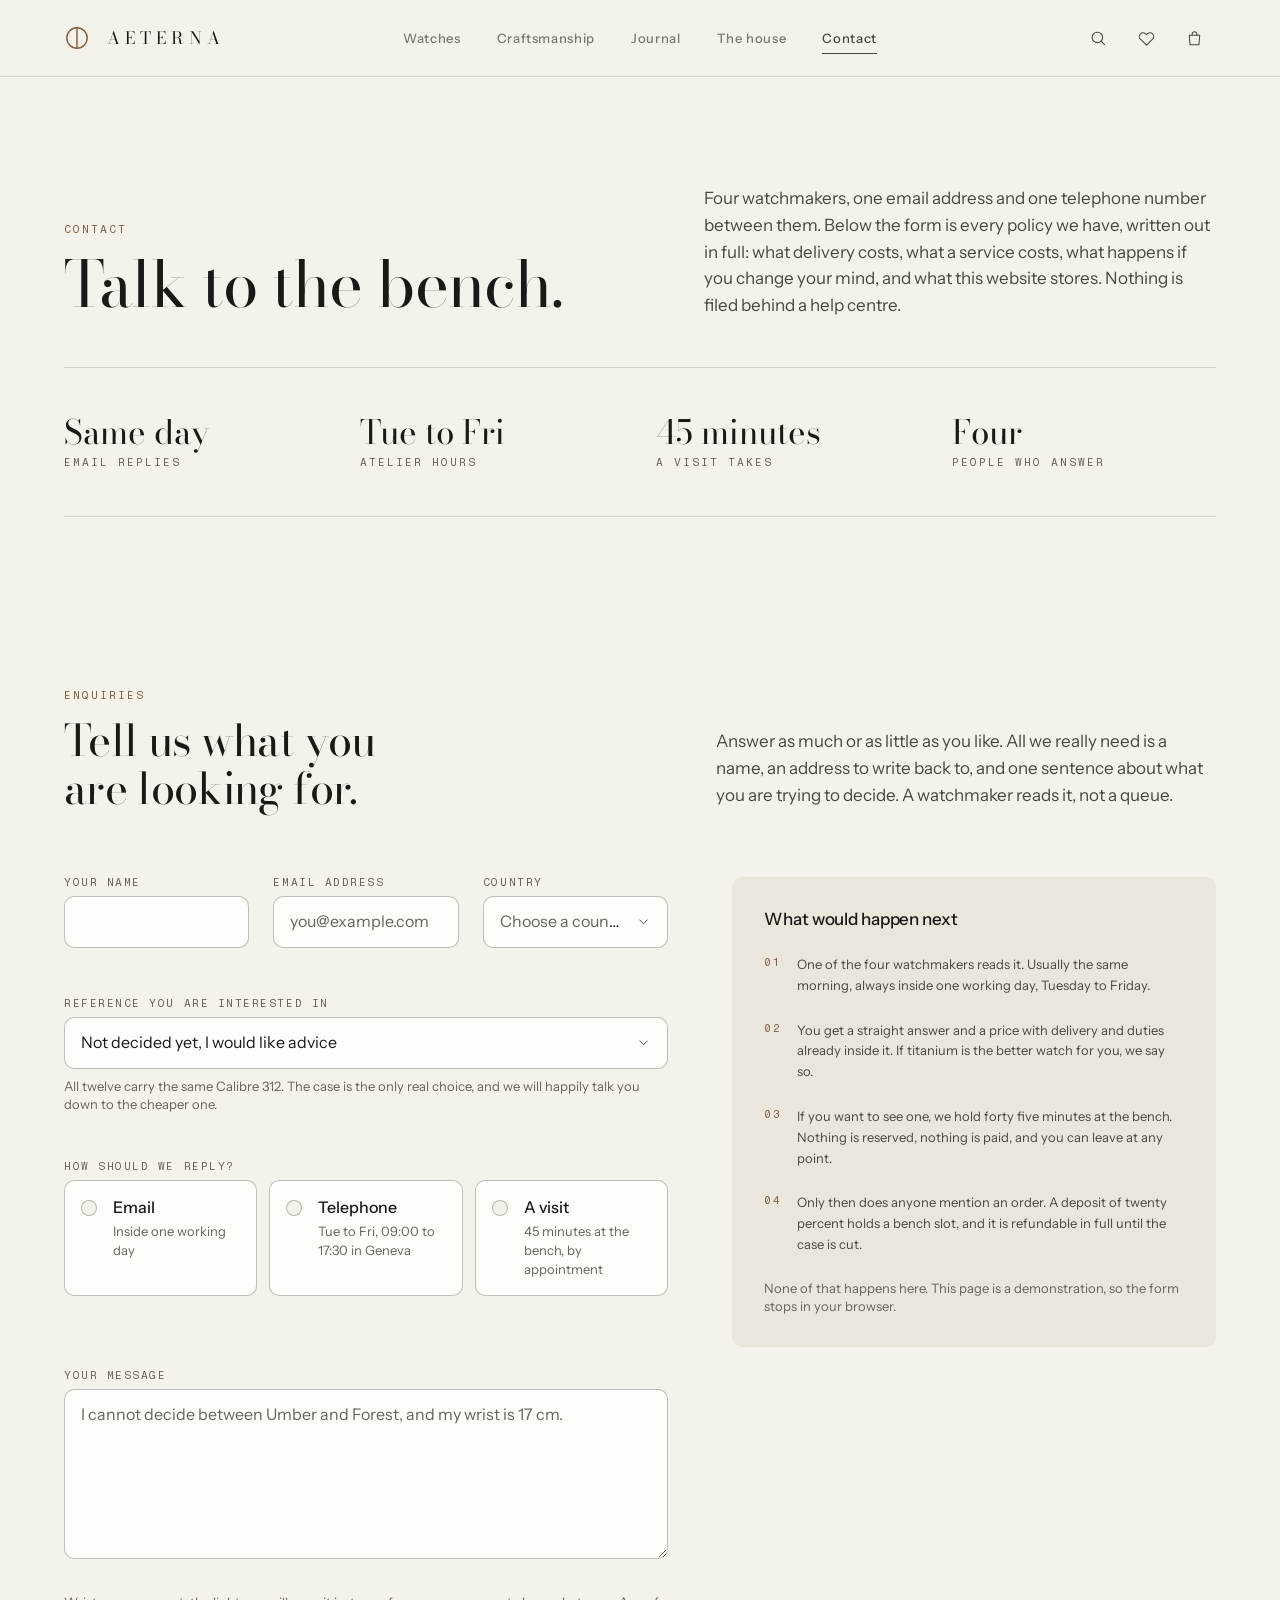
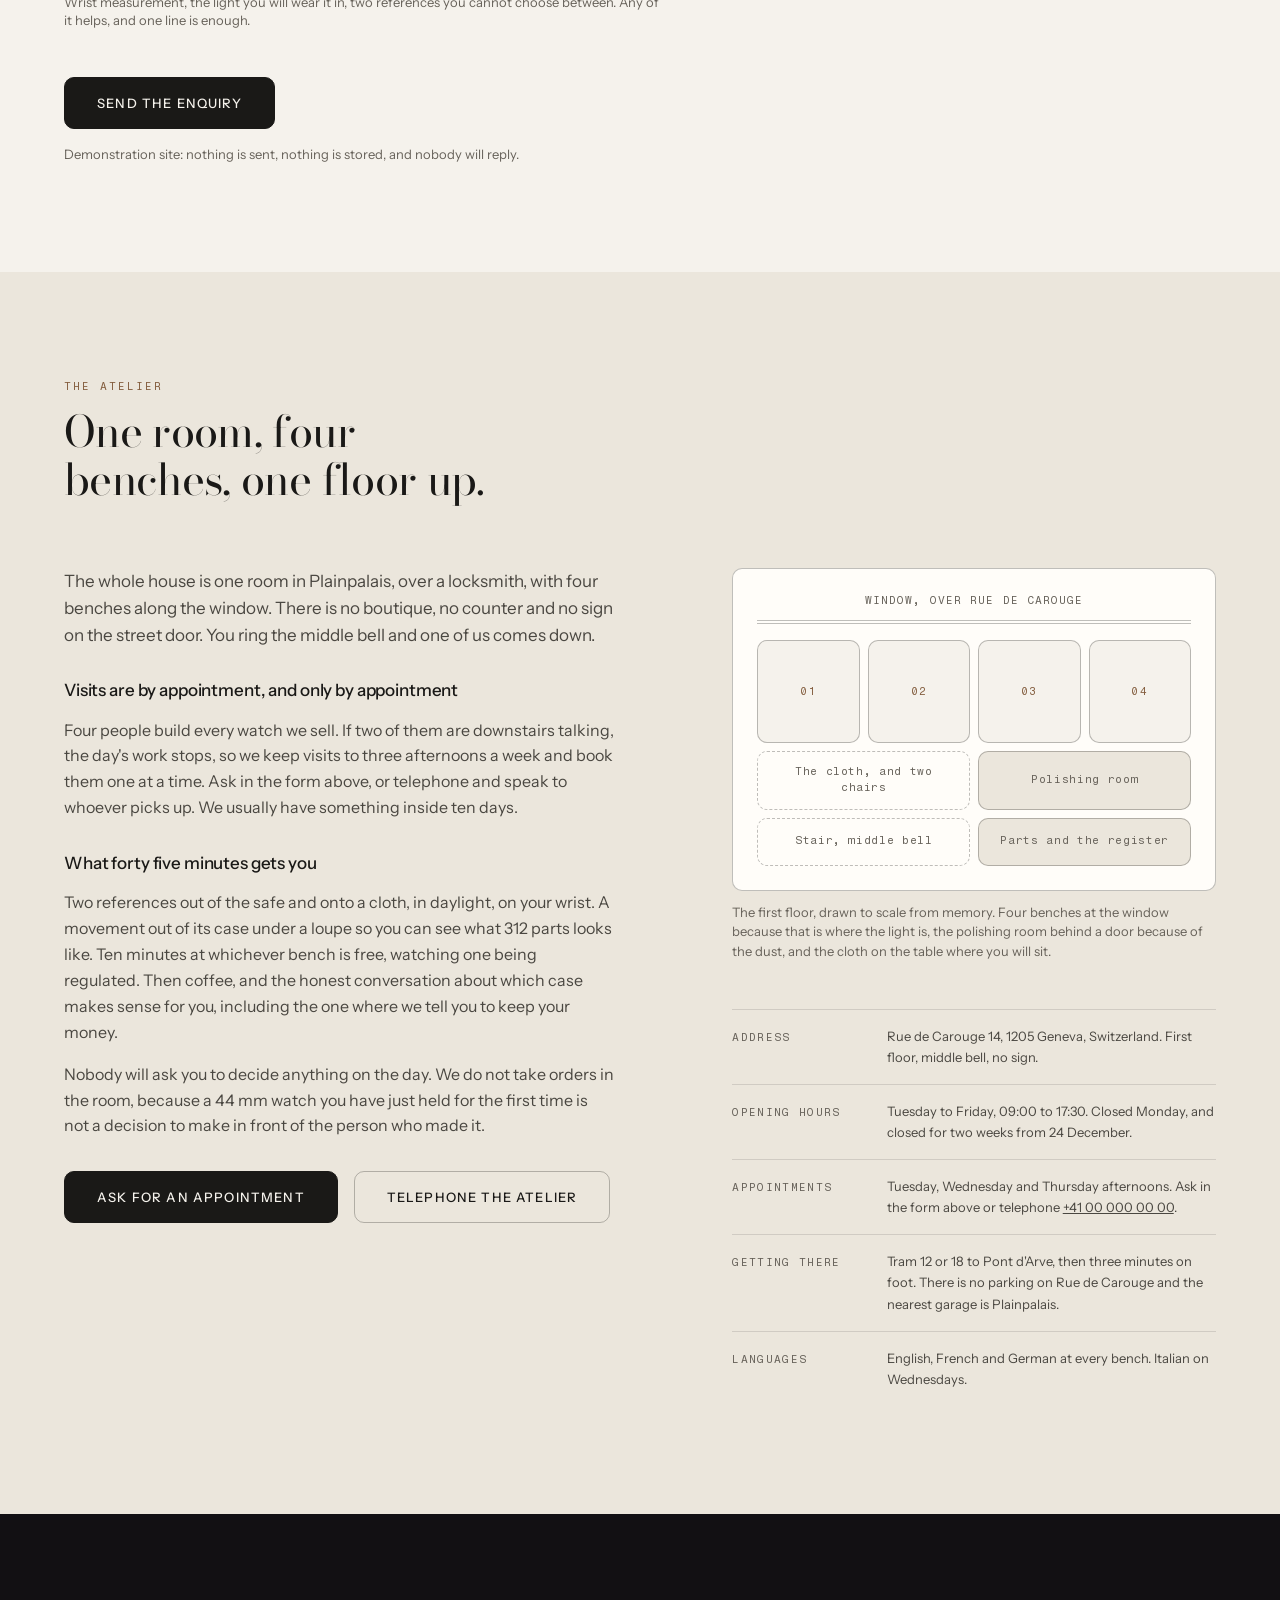
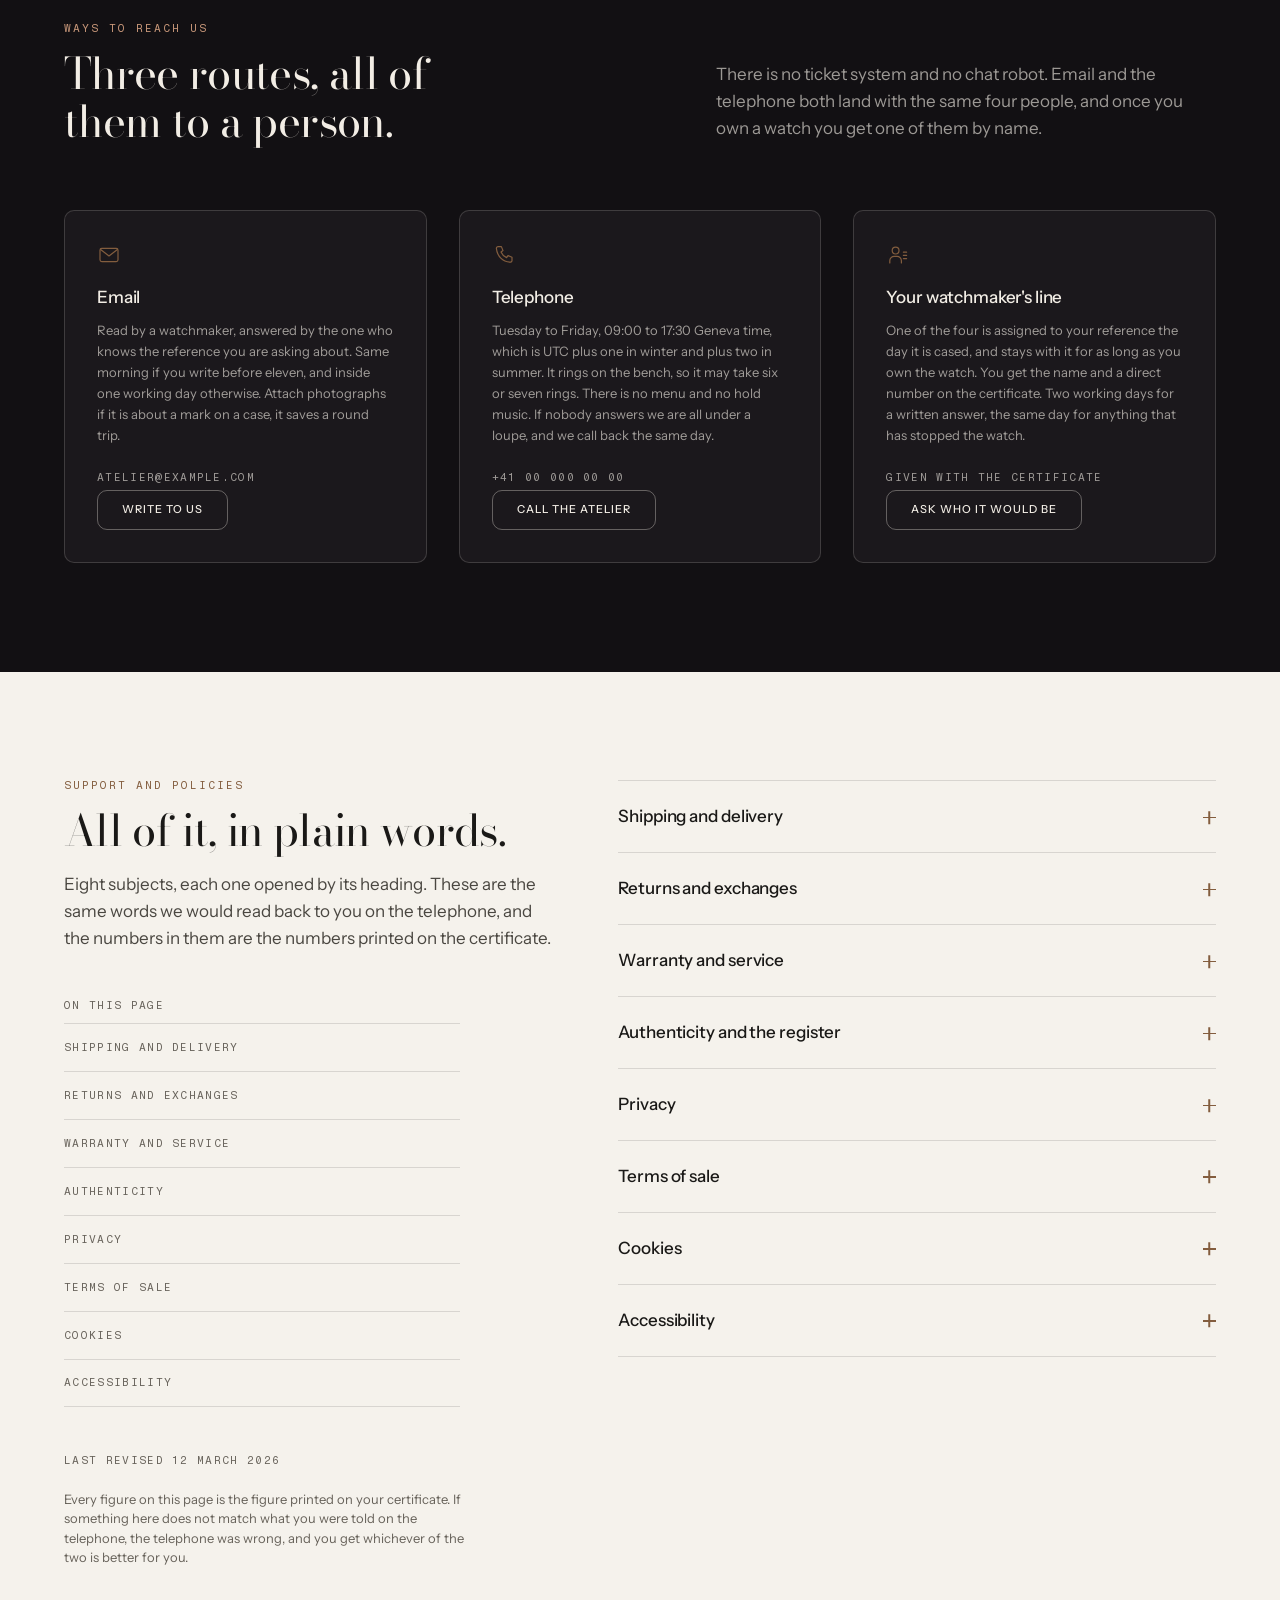
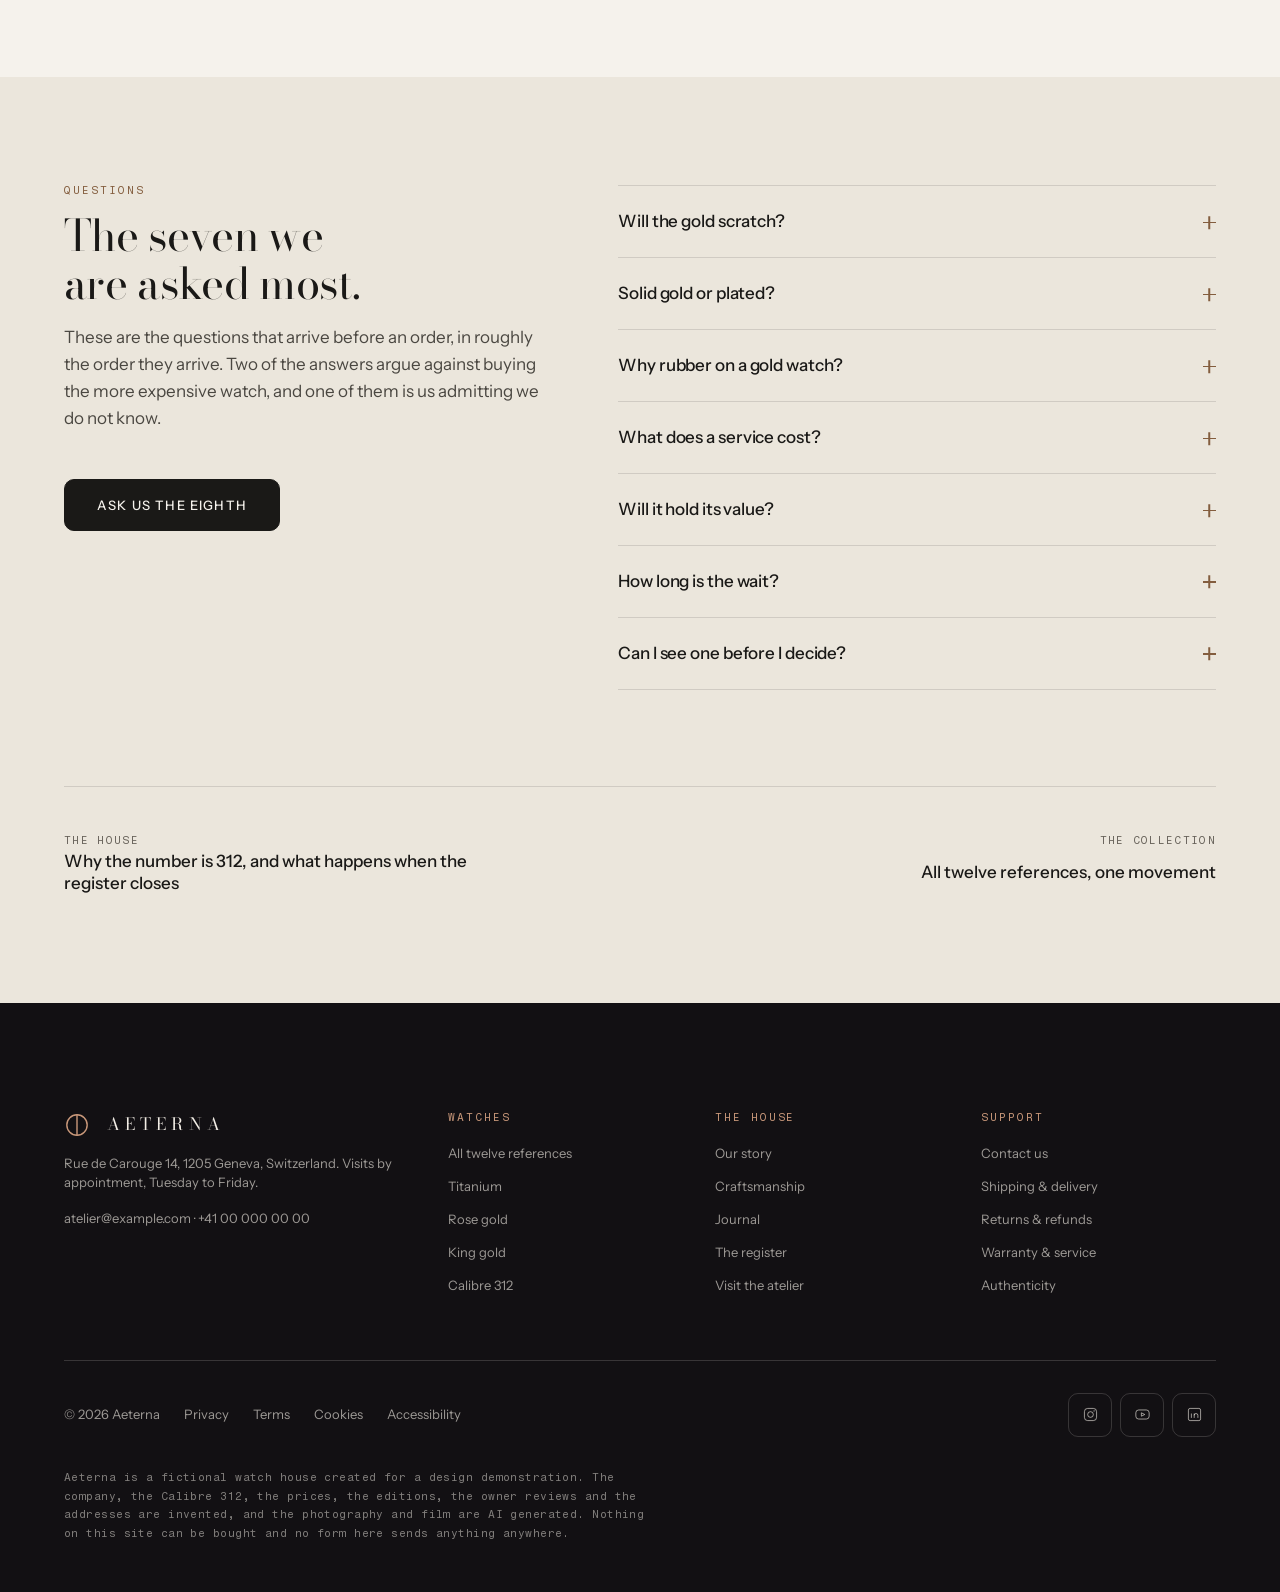
<file: contact.html>
<!DOCTYPE html>
<html lang="en" class="no-js">
<head>
<meta charset="utf-8">
<meta name="viewport" content="width=device-width, initial-scale=1">
<title>Contact Aeterna | Enquiries, visits and every policy in full</title>
<meta name="description" content="Ask the bench directly. Email, telephone, visits to the Geneva atelier by appointment, and every Aeterna policy written out in full: shipping, returns, the five-year warranty, the register, privacy and accessibility.">
<meta name="theme-color" content="#f5f2ec">
<link rel="canonical" href="https://example.com/contact.html">
<meta property="og:site_name" content="Aeterna">
<meta property="og:title" content="Contact Aeterna">
<meta property="og:description" content="Four watchmakers, one email address, one telephone number, and every policy written out in full.">
<meta property="og:type" content="website">
<!-- DEPLOY STEP: replace both absolute URLs below with the live origin before shipping -->
<meta property="og:url" content="https://example.com/contact.html">
<meta property="og:image" content="https://example.com/assets/watch-wide.jpg">
<meta name="twitter:card" content="summary_large_image">
<link rel="icon" href="data:image/svg+xml,%3Csvg xmlns='http://www.w3.org/2000/svg' viewBox='0 0 32 32'%3E%3Crect width='32' height='32' fill='%23f5f2ec'/%3E%3Ccircle cx='16' cy='16' r='10' fill='none' stroke='%238c6544' stroke-width='1.6'/%3E%3Cpath d='M16 4.4v23.2' stroke='%238c6544' stroke-width='1.6'/%3E%3C/svg%3E">
<link rel="preconnect" href="https://fonts.googleapis.com">
<link rel="preconnect" href="https://fonts.gstatic.com" crossorigin>
<link rel="stylesheet" href="assets/site.css">
<link rel="stylesheet" href="assets/editorial.css">
<link rel="stylesheet" href="assets/contact.css">
<!-- Fonts load without blocking first paint; the fallback stack is metric-close. -->
<link rel="stylesheet" media="print" onload="this.media='all'" href="https://fonts.googleapis.com/css2?family=Bodoni+Moda:opsz,wght@6..96,400;6..96,500&family=Instrument+Sans:wght@400;500;600&display=swap">
<noscript><link rel="stylesheet" href="https://fonts.googleapis.com/css2?family=Bodoni+Moda:opsz,wght@6..96,400;6..96,500&family=Instrument+Sans:wght@400;500;600&display=swap"></noscript>
<script>
/* The .js class hides anything that waits for an entrance. If the scripts never
   arrive, that class would leave the page blank, so it removes itself unless
   site.js has booted. It removes only that class -- it used to clear className
   outright, which took every other class on <html> with it -- and site.js
   disarms the timer the moment it boots. It also waits while the document is
   still parsing: the scripts sit at the end of the body, so "still loading"
   means slow, not broken, and tearing the page down to its no-script form
   mid-download was the visible flash this used to cause. */
document.documentElement.className='js';
window.__aeternaBoot=setTimeout(function c(){if(window.AeternaUI)return;
if(document.readyState==='loading'){window.__aeternaBoot=setTimeout(c,400);return;}
document.documentElement.classList.remove('js');},2500);
/* The arriving half of the page transition in site.css 11b. Armed here and not
   in site.js because pagereveal fires at the new document's first rendering
   opportunity, which on a slow connection is before a script at the end of the
   body has run -- a listener added down there misses the event outright.
   Back and forward are excluded on purpose: a traverse restores scroll, and
   craftsmanship's 700svh film and the home hero both paint frame zero until
   their own script boots, so the transition would dissolve into the wrong frame
   and then snap, which reads as a bug. navigation.activation is the reliable
   detector; the timing entry is the fallback for engines without it. */
addEventListener('pagereveal',function(e){var v=e.viewTransition;if(!v)return;
var n=window.navigation&&navigation.activation;
if(n?n.navigationType==='traverse':(performance.getEntriesByType('navigation')[0]||{}).type==='back_forward'){v.skipTransition();return;}
/* Every failure here -- the first-render timeout, a duplicate name, an aborted
   capture -- surfaces only as a rejected promise nobody holds. Say so locally,
   where someone is looking. */
if(location.hostname==='localhost')v.ready.catch(function(x){console.warn('[aeterna] page transition skipped:',x&&x.message);});});
</script>
<script type="application/ld+json">
{"@context":"https://schema.org","@type":"ContactPage","name":"Contact Aeterna","url":"https://example.com/contact.html","description":"Enquiries, atelier visits and every Aeterna policy written out in full.","mainEntity":{"@type":"Organization","name":"Aeterna","url":"https://example.com/","foundingDate":"1948","address":{"@type":"PostalAddress","streetAddress":"Rue de Carouge 14","postalCode":"1205","addressLocality":"Geneva","addressCountry":"CH"},"openingHours":"Tu,We,Th,Fr 09:00-17:30","contactPoint":[{"@type":"ContactPoint","contactType":"customer service","email":"atelier@example.com","telephone":"+41000000000","availableLanguage":["English","French","German"],"hoursAvailable":"Tu,We,Th,Fr 09:00-17:30"},{"@type":"ContactPoint","contactType":"technical support","email":"atelier@example.com","description":"Service, warranty and the register"}],"disambiguatingDescription":"Aeterna is a fictional watch house created for a design demonstration. No enquiry sent from this page reaches anybody."}}
</script>
<script type="application/ld+json">
{"@context":"https://schema.org","@type":"FAQPage","mainEntity":[
{"@type":"Question","name":"Will the gold scratch?","acceptedAnswer":{"@type":"Answer","text":"Yes. 18k gold is softer than steel and the first mark usually arrives in the first month. Every service includes a full case refinish at no charge, for life, so it can always be brought back. If a mark would bother you, buy the titanium."}},
{"@type":"Question","name":"Is the gold solid or plated?","acceptedAnswer":{"@type":"Answer","text":"Solid, cast in our own foundry and hallmarked inside the caseback. Nothing on the outside of the watch is plated. The one plated finish in the collection is the gilding on the Sovereign movement bridges, and we would rather tell you than let you find out."}},
{"@type":"Question","name":"Why rubber on a gold watch?","acceptedAnswer":{"@type":"Answer","text":"The strap is alligator over vulcanised rubber. The rubber takes the sweat and the salt water, the alligator takes the looking at. A lined leather strap on a 44 mm gold watch is a strap you replace twice a year. Ours are 420 dollars when you do."}},
{"@type":"Question","name":"What does a service cost?","acceptedAnswer":{"@type":"Answer","text":"980 dollars for a full service, printed on your certificate on the day you buy and fixed for the life of the watch. Every service includes a free case refinish. Interval is about six to eight years, not five."}},
{"@type":"Question","name":"Will it hold its value?","acceptedAnswer":{"@type":"Answer","text":"We do not know. We have made watches since 1948 and we still cannot tell you what a Chronographe 312 will fetch in 2040. Buy it to wear it."}},
{"@type":"Question","name":"How long is the wait?","acceptedAnswer":{"@type":"Answer","text":"About five months, and seven for king gold. If we slip by more than six weeks we telephone you, and you can cancel with everything refunded, deposit included."}},
{"@type":"Question","name":"Can I see one first?","acceptedAnswer":{"@type":"Answer","text":"Yes, and we would rather you did. Rue de Carouge 14 in Geneva, Tuesday to Friday, by appointment. Forty five minutes, two references on the bench, one of the four watchmakers, and nobody will ask you to decide anything."}}
]}
</script>
</head>
<body>
<a class="skip" href="#main">Skip to content</a>

<header class="site-header" data-header="auto">
  <div class="site-header__in">
    <a class="brand" href="index.html" aria-label="Aeterna, home">
      <svg class="brand__mark" viewBox="0 0 24 24" aria-hidden="true"><circle cx="12" cy="12" r="9.4"/><path d="M12 2.6v18.8"/></svg>
      <span class="brand__word">Aeterna</span>
    </a>
    <nav class="nav" aria-label="Primary">
      <a href="collection.html">Watches</a>
      <a href="craftsmanship.html">Craftsmanship</a>
      <a href="journal.html">Journal</a>
      <a href="about.html">The house</a>
      <a href="contact.html" aria-current="page">Contact</a>
      <span class="nav__ind" aria-hidden="true"></span>
    </nav>
    <div class="utils">
      <button class="icon-btn" type="button" data-panel="search-panel" aria-label="Search the collection">
        <svg viewBox="0 0 24 24" aria-hidden="true"><circle cx="10.6" cy="10.6" r="6.6"/><path d="m15.4 15.4 4.2 4.2"/></svg>
      </button>
      <button class="icon-btn" type="button" data-panel="wish-drawer" data-wish-label aria-label="Wishlist, empty">
        <svg viewBox="0 0 24 24" aria-hidden="true"><path d="M12 20.4 4.3 12.8a4.7 4.7 0 0 1 6.7-6.7l1 1 1-1a4.7 4.7 0 0 1 6.7 6.7Z"/></svg>
        <span class="icon-btn__count" data-wish-count data-count="0" aria-hidden="true"></span>
      </button>
      <button class="icon-btn" type="button" data-panel="cart-drawer" data-cart-label aria-label="Bag, empty">
        <svg viewBox="0 0 24 24" aria-hidden="true"><path d="M5.4 7.8h13.2l-1 12.2H6.4Z"/><path d="M9 7.8V6.4a3 3 0 0 1 6 0v1.4"/></svg>
        <span class="icon-btn__count" data-cart-count data-count="0" aria-hidden="true"></span>
      </button>
      <button class="icon-btn nav-toggle" type="button" data-panel="mobile-menu" aria-label="Open menu">
        <svg viewBox="0 0 24 24" aria-hidden="true"><path d="M4 8h16M4 16h16"/></svg>
      </button>
    </div>
  </div>
</header>

<main id="main" tabindex="-1">

  <!-- The shared header ships as data-header="auto", which means it starts in the
       light-on-dark "over" mode until the scroll passes [data-header-watch]. This
       page opens on paper, so a zero-height sentinel at the very top puts the
       ivory bar in on the first frame instead of cream text on cream. -->
  <div data-header-watch></div>

  <!-- ===================================================== OPENER ======== -->
  <section class="page-head page-head--wide" aria-labelledby="contact-h">
    <div class="wrap-wide">
      <div class="page-head--split">
        <div class="page-head__in">
          <p class="eyebrow">Contact</p>
          <h1 class="h1" id="contact-h">Talk to the bench.</h1>
        </div>
        <p class="lede">Four watchmakers, one email address and one telephone number between them. Below the form is every policy we have, written out in full: what delivery costs, what a service costs, what happens if you change your mind, and what this website stores. Nothing is filed behind a help centre.</p>
      </div>
      <dl class="stats">
        <div><dt>Email replies</dt><dd>Same day</dd></div>
        <div><dt>Atelier hours</dt><dd>Tue to Fri</dd></div>
        <div><dt>A visit takes</dt><dd>45 minutes</dd></div>
        <div><dt>People who answer</dt><dd>Four</dd></div>
      </dl>
    </div>
  </section>

  <!-- ====================================================== ENQUIRY ====== -->
  <section class="sec" id="order" aria-labelledby="order-h">
    <div class="wrap-wide">
      <div class="sec-head sec-head--split reveal">
        <div class="stack">
          <p class="eyebrow">Enquiries</p>
          <h2 class="h2" id="order-h">Tell us what you are looking for.</h2>
        </div>
        <p class="lede">Answer as much or as little as you like. All we really need is a name, an address to write back to, and one sentence about what you are trying to decide. A watchmaker reads it, not a queue.</p>
      </div>

      <div class="split-2 split-2--wide-left order__grid">
        <div class="order__main">

          <!-- Filled in from the bag, if there is one. Hidden until then. -->
          <aside class="bag-note" id="bag-note" hidden aria-labelledby="bag-note-h">
            <p class="eyebrow">In your bag</p>
            <h3 class="h4" id="bag-note-h">We will assume this is what you are asking about.</h3>
            <ul class="bag-note__list" id="bag-note-list"></ul>
            <p class="bag-note__total" id="bag-note-total"></p>
            <p class="field-hint">Your bag lives in this browser only. It is not an order, nothing is reserved and nothing is charged.</p>
          </aside>

          <form class="enquiry" id="enquiry-form" novalidate>
            <p class="enquiry__alert" id="enquiry-alert" role="alert"></p>

            <noscript>
              <p class="enquiry__noscript">This form checks your answers in the browser, which needs JavaScript. With it switched off, write to <a href="mailto:atelier@example.com">atelier@example.com</a> instead and tell us your name, your country, the reference you are interested in and whether you would rather have a reply by email or a telephone call. Every field below is a prompt for what to put in that message.</p>
            </noscript>

            <div class="enquiry__grid">
              <div class="field">
                <label for="q-name">Your name</label>
                <input id="q-name" name="name" type="text" autocomplete="name" spellcheck="false" required aria-describedby="q-name-msg">
                <p class="field-msg" id="q-name-msg"></p>
              </div>

              <div class="field">
                <label for="q-email">Email address</label>
                <input id="q-email" name="email" type="email" autocomplete="email" placeholder="you@example.com" required aria-describedby="q-email-msg">
                <p class="field-msg" id="q-email-msg"></p>
              </div>

              <div class="field">
                <label for="q-country">Country</label>
                <select id="q-country" name="country" required aria-describedby="q-country-msg">
                  <option value="">Choose a country</option>
                  <optgroup label="Europe">
                    <option>Austria</option><option>Belgium</option><option>Denmark</option>
                    <option>France</option><option>Germany</option><option>Ireland</option>
                    <option>Italy</option><option>Netherlands</option><option>Norway</option>
                    <option>Poland</option><option>Portugal</option><option>Spain</option>
                    <option>Sweden</option><option>Switzerland</option><option>United Kingdom</option>
                  </optgroup>
                  <optgroup label="Americas">
                    <option>Argentina</option><option>Brazil</option><option>Canada</option>
                    <option>Chile</option><option>Mexico</option><option>United States</option>
                  </optgroup>
                  <optgroup label="Asia and Pacific">
                    <option>Australia</option><option>China</option><option>Hong Kong SAR</option>
                    <option>India</option><option>Japan</option><option>Malaysia</option>
                    <option>New Zealand</option><option>Singapore</option><option>South Korea</option>
                    <option>Taiwan</option><option>Thailand</option><option>Vietnam</option>
                  </optgroup>
                  <optgroup label="Middle East and Africa">
                    <option>Israel</option><option>Kuwait</option><option>Qatar</option>
                    <option>Saudi Arabia</option><option>South Africa</option>
                    <option>United Arab Emirates</option>
                  </optgroup>
                  <option value="elsewhere">Somewhere else, I will say in the message</option>
                </select>
                <p class="field-msg" id="q-country-msg"></p>
              </div>

              <!-- Options are written out here so the select works with JavaScript
                   off; on load the inline script rebuilds them from catalogue.js
                   so the two can never drift apart. -->
              <div class="field field--wide">
                <label for="q-ref">Reference you are interested in</label>
                <select id="q-ref" name="reference" aria-describedby="q-ref-hint">
                  <option value="undecided">Not decided yet, I would like advice</option>
                  <optgroup label="Titanium, $18,500">
                    <option value="glacier">Glacier, ice blue</option>
                    <option value="lagoon">Lagoon, lagoon teal</option>
                    <option value="scarlet">Scarlet, scarlet</option>
                    <option value="nocturne">Nocturne, nocturne violet</option>
                    <option value="ember">Ember, ember orange</option>
                    <option value="citrine">Citrine, citrine yellow</option>
                    <option value="garnet">Garnet, garnet</option>
                    <option value="lime">Lime, lime</option>
                    <option value="frost">Frost, frost silver</option>
                  </optgroup>
                  <optgroup label="Rose gold, $34,000">
                    <option value="forest">Forest, forest green</option>
                    <option value="umber">Umber, burnt umber</option>
                  </optgroup>
                  <optgroup label="King gold, $41,000">
                    <option value="sovereign">Sovereign, gold skeleton on blue</option>
                  </optgroup>
                </select>
                <p class="field-hint" id="q-ref-hint">All twelve carry the same Calibre 312. The case is the only real choice, and we will happily talk you down to the cheaper one.</p>
              </div>
            </div>

            <fieldset class="methods">
              <legend>How should we reply?</legend>
              <div class="methods__row">
                <label class="method">
                  <input type="radio" name="method" value="email" required aria-describedby="q-method-msg">
                  <span class="method__name">Email</span>
                  <span class="method__note">Inside one working day</span>
                </label>
                <label class="method">
                  <input type="radio" name="method" value="telephone" required aria-describedby="q-method-msg">
                  <span class="method__name">Telephone</span>
                  <span class="method__note">Tue to Fri, 09:00 to 17:30 in Geneva</span>
                </label>
                <label class="method">
                  <input type="radio" name="method" value="visit" required aria-describedby="q-method-msg">
                  <span class="method__name">A visit</span>
                  <span class="method__note">45 minutes at the bench, by appointment</span>
                </label>
              </div>
              <p class="field-msg" id="q-method-msg"></p>
            </fieldset>

            <div class="field">
              <label for="q-message">Your message</label>
              <textarea id="q-message" name="message" rows="6" required aria-describedby="q-message-msg q-message-hint" placeholder="I cannot decide between Umber and Forest, and my wrist is 17 cm."></textarea>
              <p class="field-msg" id="q-message-msg"></p>
              <p class="field-hint" id="q-message-hint">Wrist measurement, the light you will wear it in, two references you cannot choose between. Any of it helps, and one line is enough.</p>
            </div>

            <div class="enquiry__foot">
              <button class="btn btn--primary" type="submit" data-js-only>Send the enquiry</button>
              <a class="btn btn--primary no-js-only" href="mailto:atelier@example.com?subject=Chronographe%20312%20enquiry">Email the atelier</a>
              <p class="field-hint">Demonstration site: nothing is sent, nothing is stored, and nobody will reply.</p>
            </div>
          </form>
        </div>

        <aside class="order__aside" aria-labelledby="next-h">
          <h3 class="h4" id="next-h">What would happen next</h3>
          <ol class="steps">
            <li><span class="steps__n">01</span><p>One of the four watchmakers reads it. Usually the same morning, always inside one working day, Tuesday to Friday.</p></li>
            <li><span class="steps__n">02</span><p>You get a straight answer and a price with delivery and duties already inside it. If titanium is the better watch for you, we say so.</p></li>
            <li><span class="steps__n">03</span><p>If you want to see one, we hold forty five minutes at the bench. Nothing is reserved, nothing is paid, and you can leave at any point.</p></li>
            <li><span class="steps__n">04</span><p>Only then does anyone mention an order. A deposit of twenty percent holds a bench slot, and it is refundable in full until the case is cut.</p></li>
          </ol>
          <p class="field-hint">None of that happens here. This page is a demonstration, so the form stops in your browser.</p>
        </aside>
      </div>
    </div>
  </section>

  <!-- ======================================================= ATELIER ===== -->
  <section class="sec atelier" id="atelier" aria-labelledby="atelier-h">
    <div class="wrap-wide">
      <div class="sec-head reveal" style="margin-bottom:var(--s8)">
        <p class="eyebrow">The atelier</p>
        <h2 class="h2" id="atelier-h">One room, four benches, one floor up.</h2>
      </div>

      <div class="split-2 split-2--wide-left atelier__grid">
        <div class="stack-lg">
          <p class="lede">The whole house is one room in Plainpalais, over a locksmith, with four benches along the window. There is no boutique, no counter and no sign on the street door. You ring the middle bell and one of us comes down.</p>

          <div class="stack">
            <h3 class="h4">Visits are by appointment, and only by appointment</h3>
            <p class="body">Four people build every watch we sell. If two of them are downstairs talking, the day's work stops, so we keep visits to three afternoons a week and book them one at a time. Ask in the form above, or telephone and speak to whoever picks up. We usually have something inside ten days.</p>
          </div>

          <div class="stack">
            <h3 class="h4">What forty five minutes gets you</h3>
            <p class="body">Two references out of the safe and onto a cloth, in daylight, on your wrist. A movement out of its case under a loupe so you can see what 312 parts looks like. Ten minutes at whichever bench is free, watching one being regulated. Then coffee, and the honest conversation about which case makes sense for you, including the one where we tell you to keep your money.</p>
            <p class="body">Nobody will ask you to decide anything on the day. We do not take orders in the room, because a 44 mm watch you have just held for the first time is not a decision to make in front of the person who made it.</p>
          </div>

          <p class="flow-row">
            <a class="btn btn--primary" href="#order">Ask for an appointment</a>
            <a class="btn btn--secondary" href="tel:+41000000000">Telephone the atelier</a>
          </p>
        </div>

        <div class="stack-lg">
          <!-- A drawn plan, not a map embed. Everything in it is also written out
               in the prose beside it, so nothing here is load bearing. -->
          <figure class="figure-wide plan">
            <div class="plan__room" role="presentation">
              <p class="plan__window">Window, over Rue de Carouge</p>
              <div class="plan__bench"><span>01</span></div>
              <div class="plan__bench"><span>02</span></div>
              <div class="plan__bench"><span>03</span></div>
              <div class="plan__bench"><span>04</span></div>
              <div class="plan__cell plan__cell--table">The cloth, and two chairs</div>
              <div class="plan__cell plan__cell--polish">Polishing room</div>
              <div class="plan__cell plan__cell--stair">Stair, middle bell</div>
              <div class="plan__cell plan__cell--parts">Parts and the register</div>
            </div>
            <figcaption>The first floor, drawn to scale from memory. Four benches at the window because that is where the light is, the polishing room behind a door because of the dust, and the cloth on the table where you will sit.</figcaption>
          </figure>

          <dl class="dl-spec">
            <div><dt>Address</dt><dd>Rue de Carouge 14, 1205 Geneva, Switzerland. First floor, middle bell, no sign.</dd></div>
            <div><dt>Opening hours</dt><dd>Tuesday to Friday, 09:00 to 17:30. Closed Monday, and closed for two weeks from 24 December.</dd></div>
            <div><dt>Appointments</dt><dd>Tuesday, Wednesday and Thursday afternoons. Ask in the form above or telephone <a href="tel:+41000000000">+41 00 000 00 00</a>.</dd></div>
            <div><dt>Getting there</dt><dd>Tram 12 or 18 to Pont d'Arve, then three minutes on foot. There is no parking on Rue de Carouge and the nearest garage is Plainpalais.</dd></div>
            <div><dt>Languages</dt><dd>English, French and German at every bench. Italian on Wednesdays.</dd></div>
          </dl>
        </div>
      </div>
    </div>
  </section>

  <!-- ========================================================= REACH ===== -->
  <section class="sec reach night" id="reach" aria-labelledby="reach-h">
    <div class="wrap-wide">
      <div class="sec-head sec-head--split reveal" style="margin-bottom:var(--s8)">
        <div class="stack">
          <p class="eyebrow">Ways to reach us</p>
          <h2 class="h2" id="reach-h">Three routes, all of them to a person.</h2>
        </div>
        <p class="lede">There is no ticket system and no chat robot. Email and the telephone both land with the same four people, and once you own a watch you get one of them by name.</p>
      </div>

      <div class="tiles reveal-group">
        <article class="tile">
          <svg viewBox="0 0 24 24" aria-hidden="true"><rect x="3" y="5.4" width="18" height="13.2" rx="1.8"/><path d="m3.6 6.6 8.4 6.4 8.4-6.4"/></svg>
          <h3 class="h4">Email</h3>
          <p>Read by a watchmaker, answered by the one who knows the reference you are asking about. Same morning if you write before eleven, and inside one working day otherwise. Attach photographs if it is about a mark on a case, it saves a round trip.</p>
          <p class="ref">atelier@example.com</p>
          <a class="btn btn--secondary btn--sm" href="mailto:atelier@example.com">Write to us</a>
        </article>

        <article class="tile">
          <svg viewBox="0 0 24 24" aria-hidden="true"><path d="M6.2 3.6h3.2l1.6 4-2 1.4a10.4 10.4 0 0 0 5.6 5.6l1.4-2 4 1.6v3.2a1.8 1.8 0 0 1-2 1.8C10.6 18.6 5.4 13.4 4.4 5.6a1.8 1.8 0 0 1 1.8-2Z"/></svg>
          <h3 class="h4">Telephone</h3>
          <p>Tuesday to Friday, 09:00 to 17:30 Geneva time, which is UTC plus one in winter and plus two in summer. It rings on the bench, so it may take six or seven rings. There is no menu and no hold music. If nobody answers we are all under a loupe, and we call back the same day.</p>
          <p class="ref">+41 00 000 00 00</p>
          <a class="btn btn--secondary btn--sm" href="tel:+41000000000">Call the atelier</a>
        </article>

        <article class="tile">
          <svg viewBox="0 0 24 24" aria-hidden="true"><circle cx="9.6" cy="7.6" r="3.4"/><path d="M3.8 20v-2.2a4.4 4.4 0 0 1 4.4-4.4h2.8a4.4 4.4 0 0 1 4.4 4.4V20"/><path d="M17.4 9.2h3.2M17.4 12.4h3.2M17.4 15.6h3.2"/></svg>
          <h3 class="h4">Your watchmaker's line</h3>
          <p>One of the four is assigned to your reference the day it is cased, and stays with it for as long as you own the watch. You get the name and a direct number on the certificate. Two working days for a written answer, the same day for anything that has stopped the watch.</p>
          <p class="ref">Given with the certificate</p>
          <a class="btn btn--secondary btn--sm" href="#order">Ask who it would be</a>
        </article>
      </div>
    </div>
  </section>

  <!-- ====================================================== POLICIES ===== -->
  <section class="sec policies" id="support" aria-labelledby="support-h">
    <div class="wrap-wide">
      <div class="split-2 split-2--sticky hub">
        <div class="hub__side">
          <div class="sec-head reveal">
            <p class="eyebrow">Support and policies</p>
            <h2 class="h2" id="support-h">All of it, in plain words.</h2>
            <p class="lede">Eight subjects, each one opened by its heading. These are the same words we would read back to you on the telephone, and the numbers in them are the numbers printed on the certificate.</p>
          </div>
          <nav class="jump" aria-labelledby="jump-label">
            <p class="ref" id="jump-label">On this page</p>
            <a href="#shipping">Shipping and delivery</a>
            <a href="#returns">Returns and exchanges</a>
            <a href="#warranty">Warranty and service</a>
            <a href="#authenticity">Authenticity</a>
            <a href="#privacy">Privacy</a>
            <a href="#terms">Terms of sale</a>
            <a href="#cookies">Cookies</a>
            <a href="#accessibility">Accessibility</a>
          </nav>

          <div class="hub__note">
            <p class="ref">Last revised 12 March 2026</p>
            <p class="meta">Every figure on this page is the figure printed on your certificate. If something here does not match what you were told on the telephone, the telephone was wrong, and you get whichever of the two is better for you.</p>
          </div>
        </div>

      <div class="accordion" data-accordion>

        <!-- ------------------------------------------------------ shipping -->
        <div class="accordion__item" id="shipping">
          <h3><button class="accordion__btn" type="button" id="b-shipping" aria-controls="p-shipping">Shipping and delivery<span class="accordion__ic" aria-hidden="true"></span></button></h3>
          <div class="accordion__panel" id="p-shipping" role="region" aria-labelledby="b-shipping">
            <div>
              <p>Delivery is free everywhere we ship, fully insured door to door, with duties and taxes already inside the price. $18,500 is what leaves your account and $18,500 is what the watch costs you. Nothing is added at the door, and if a customs authority ever invoices you directly, send it to us and we pay it.</p>
              <p>Every watch is made to order, so the wait is the wait: about five months for titanium and rose gold, about seven for king gold, counted from the day we confirm your bench slot rather than the day you enquire. We write at three points during it, with photographs from the bench.</p>
              <ul>
                <li>Once the watch is cased and regulated it ships inside five working days, by bonded courier, in a case we pack ourselves.</li>
                <li>Two to four working days to most addresses in Europe, North America, the Gulf and East Asia. Longer where customs opens the box, which happens to roughly one shipment in twenty.</li>
                <li>Signed for by the person named on the order, against photo identification, or not delivered. No safe place, no neighbour, no locker. If you are not there it goes back to the depot and we rebook it with you.</li>
                <li>You get the tracking number and a photograph of your actual watch in its box on the morning it leaves Geneva.</li>
              </ul>
              <p>You can change the delivery address up to ten working days before dispatch. After that the courier paperwork is filed and the address is fixed, so a late change means the watch waits in our safe until the next booking.</p>
              <p>We cannot ship to a country under a Swiss export restriction, and we will tell you that on the first email rather than after you have committed anything. Two countries on our enquiry list are in that position today. If yours is one of them we will say so plainly and refund any deposit the same day.</p>
            </div>
          </div>
        </div>

        <!-- ------------------------------------------------------- returns -->
        <div class="accordion__item" id="returns">
          <h3><button class="accordion__btn" type="button" id="b-returns" aria-controls="p-returns">Returns and exchanges<span class="accordion__ic" aria-hidden="true"></span></button></h3>
          <div class="accordion__panel" id="p-returns" role="region" aria-labelledby="b-returns">
            <div>
              <p>Thirty days from the day the watch arrives, not from the day you ordered. Full refund, no restocking fee, and no explanation required. We pay the return shipping and the insurance both ways, and we book the courier for you.</p>
              <p>Wear it while you decide. That is the point of thirty days. A watch that comes back with a wear mark on the clasp or a scuff on the case is still a full refund, because every case that goes back on the bench gets refinished anyway.</p>
              <ul>
                <li>Send back the watch, both straps, the certificate and the box. If the box is damaged in your house, say so and it costs you nothing.</li>
                <li>We cannot refund a watch we have engraved for you, or one where a part has been replaced by somebody who is not us. Both of those are said out loud before we start.</li>
                <li>The refund goes to the original payment method inside five working days of the watch reaching the bench. The bank usually takes two or three more.</li>
              </ul>
              <p>Exchanges work the same way inside the thirty days. If the reference you want is in stock you will have it in about three weeks. If it is not, you keep your original order date, so you rejoin the queue where you were rather than at the back of it. The price difference is settled at the prices on the day you first ordered, in both directions.</p>
              <p>When a refund clears we update the register that day and the piece number is freed for the next owner, with your name removed. A returned watch is sold as new only if it has been fully refinished and re-regulated, and the register says so either way.</p>
            </div>
          </div>
        </div>

        <!-- ------------------------------------------------------ warranty -->
        <div class="accordion__item" id="warranty">
          <h3><button class="accordion__btn" type="button" id="b-warranty" aria-controls="p-warranty">Warranty and service<span class="accordion__ic" aria-hidden="true"></span></button></h3>
          <div class="accordion__panel" id="p-warranty" role="region" aria-labelledby="b-warranty">
            <div>
              <p>Five years from the day the watch is delivered, and it moves with the watch. If you sell it, the new owner has whatever is left, and changing the name in the register costs nothing. We are one of very few houses that will do that without an inspection fee.</p>
              <p>The warranty covers the movement, the case, the dial, the hands and the crystal against anything that is our fault: a part that fails, a finish that lifts, a rate that drifts outside the tolerance we printed on your certificate.</p>
              <ul>
                <li>Not covered: water past 100 metres, a crystal broken by an impact, a case damaged in a fall, or a strap worn out by wearing it. Straps are consumables. A replacement is $420 and takes about a week.</li>
                <li>Also not covered: a movement that has been opened by somebody else. We say this without pleasure, but a chronograph with 312 parts does not forgive an amateur, and we cannot stand behind work we did not do.</li>
              </ul>
              <p>Service interval is about six to eight years, not five. If the watch keeps time inside its tolerance and still runs past sixty hours off a full wind, leave it alone. Opening a healthy movement on a calendar is a service industry habit, not watchmaking.</p>
              <p>A full service is $980. That figure is printed on your certificate on the day you buy and it is fixed for the life of the watch, so a service in 2044 costs what the paper says, not what inflation says. A crystal is $310 and a strap change while you wait is free. Every service, in or out of warranty, includes a full case refinish at no charge.</p>
              <p>Turnaround is about six weeks, because the same four people who assemble watches also service them and assembly comes first in the queue. We will lend you a Frost from the house stock while yours is on the bench, at no charge, insured, for as long as we have it.</p>
              <p>We keep Calibre 312 parts in the building rather than in a distributor's warehouse, and the tooling for every part stays with us after a reference closes. There is no scenario in which your watch becomes unrepairable because a supplier moved on.</p>
            </div>
          </div>
        </div>

        <!-- -------------------------------------------------- authenticity -->
        <div class="accordion__item" id="authenticity">
          <h3><button class="accordion__btn" type="button" id="b-authenticity" aria-controls="p-authenticity">Authenticity and the register<span class="accordion__ic" aria-hidden="true"></span></button></h3>
          <div class="accordion__panel" id="p-authenticity" role="region" aria-labelledby="b-authenticity">
            <div>
              <p>There are 312 Chronographe 312 in the world and there will never be a 313. Every watch is numbered on the caseback in the form 041/312 and recorded in the house register, which we publish rather than keep. You can read it at <a href="about.html#register">the register</a>.</p>
              <p>For each piece the register carries the serial, the reference, the case metal, the date of assembly, the name of the watchmaker who assembled and signed it, and every service it has had since. Owner names appear only where the owner has asked us in writing to include them. Otherwise the line reads "owner withheld", which is the default.</p>
              <ul>
                <li>Buying one secondhand: read the number off the caseback, find it in the register, then email us the number. We confirm the reference, the assembly date and the service history for anybody who asks, free, including people we have never sold a watch to.</li>
                <li>If a number is not in the register, it did not leave this building. There is no unlisted batch, no prototype series and no piece we forgot to write down.</li>
                <li>If two watches carry the same number, at most one of them is ours, and we will tell you which.</li>
              </ul>
              <p>What we will not do: we do not authenticate a watch from photographs, because the things worth faking are not visible in a photograph. We do not value watches, for insurance or for anything else, because we are not a valuer and a number from us would be treated as more than a guess. And if anybody offers to certify an Aeterna for a fee, it is not us. We charge nothing for this, ever.</p>
              <p>Send a watch to Geneva and we will open it, compare it to the register and write you a one page letter either way. That is free too. It takes about two weeks and you pay the courier.</p>
            </div>
          </div>
        </div>

        <!-- ------------------------------------------------------- privacy -->
        <div class="accordion__item" id="privacy">
          <h3><button class="accordion__btn" type="button" id="b-privacy" aria-controls="p-privacy">Privacy<span class="accordion__ic" aria-hidden="true"></span></button></h3>
          <div class="accordion__panel" id="p-privacy" role="region" aria-labelledby="b-privacy">
            <div>
              <h4 class="h4">What this website does</h4>
              <p>It collects nothing. There is no analytics, no tag manager, no advertising pixel, no session recorder and no A/B testing tool. No request leaves your browser carrying anything about you, because there is nowhere for it to go.</p>
              <p>One request does go to another company. The two typefaces come from Google Fonts, which means Google's servers see your IP address and your browser's user agent when a page loads. We would rather self host them and we have not yet. Everything else, the film, the photographs, the stylesheets and the scripts, is served from this domain.</p>
              <p>The forms on this site do not send anything anywhere. The enquiry form above checks your answers in your browser and then stops. There is no endpoint behind it.</p>
              <h4 class="h4">What is stored on your device</h4>
              <p>Two entries in your browser's local storage, both created only if you use the feature:</p>
              <ul>
                <li><code>aeterna.cart.v1</code> holds the reference names in your bag and how many of each. Nothing else.</li>
                <li><code>aeterna.wishlist.v1</code> holds the reference names you have saved.</li>
              </ul>
              <p>Both stay on your device. Neither is ever transmitted, and we cannot read them. Clearing site data for this domain in your browser settings removes both, and the site works perfectly with neither.</p>
              <h4 class="h4">If you ordered a watch from us</h4>
              <p>We would hold your name, your address, your telephone number, your email address and the serial number of your watch, because a delivery and a five year warranty are impossible without them. We would keep them for as long as you own the watch and for ten years after, which is what Swiss commercial bookkeeping requires. Card numbers never reach us: they go from your browser to the payment provider, who tell us only that the money arrived.</p>
              <p>We would not sell your details, rent them, share them with a marketing company or use them to advertise at you elsewhere. The four of us are the only people who see them, plus the courier, who gets a name and an address and nothing else.</p>
              <p>You could ask us at any time for a copy of everything we hold, a correction, or deletion of anything we are not legally required to keep. Write to <a href="mailto:atelier@example.com">atelier@example.com</a> and a person, not a portal, answers inside five working days. Under Swiss data protection law and the GDPR those are your rights, not our favours.</p>
            </div>
          </div>
        </div>

        <!-- --------------------------------------------------------- terms -->
        <div class="accordion__item" id="terms">
          <h3><button class="accordion__btn" type="button" id="b-terms" aria-controls="p-terms">Terms of sale<span class="accordion__ic" aria-hidden="true"></span></button></h3>
          <div class="accordion__panel" id="p-terms" role="region" aria-labelledby="b-terms">
            <div>
              <p>Aeterna SA, Rue de Carouge 14, 1205 Geneva, Switzerland, sells the Chronographe 312 directly and only directly. There are no dealers, no authorised retailers and no online marketplace listings from us. Anybody claiming to be an Aeterna agent is not one.</p>
              <h4 class="h4">Prices</h4>
              <p>Prices are in US dollars, delivered, duties and taxes paid: $18,500 for titanium, $34,000 for rose gold, $41,000 for king gold. The price is fixed on the day we confirm your bench slot and we will never revise it upward afterwards, whatever gold does in the five months that follow. If the price falls before your watch ships, you pay the lower one.</p>
              <h4 class="h4">When an order becomes an order</h4>
              <p>Submitting a form is not a purchase. An order exists when we have written to you confirming a bench slot and a delivery window, and you have confirmed it back. Until then nothing is owed in either direction.</p>
              <p>A deposit of twenty percent holds the slot. It is refundable in full, on request, at any point until we cut the case. After the case is cut it covers the metal, which we cannot re-use, and the remainder is still refundable.</p>
              <h4 class="h4">Lead times</h4>
              <p>About five months, about seven for king gold, and "about" is doing real work in that sentence. If we slip by more than six weeks we telephone you rather than email you, and you may cancel with everything refunded, deposit included. That has happened three times since 2019, twice because of a dial supplier and once because a watchmaker broke a wrist.</p>
              <h4 class="h4">The edition</h4>
              <p>312 pieces: nine titanium references of 26, two rose gold references of 34, one king gold reference of 10. The edition is closed. We will not add a piece, extend a reference or make a one off, and we will decline politely however the question is asked. When a reference sells out you can join a waitlist for a cancelled slot, which moves more often than you would expect.</p>
              <h4 class="h4">Photography and colour</h4>
              <p>Dial colours shift with light, and no screen is a colour match. Lagoon in particular reads green indoors and blue outside, which is deliberate. We will send you photographs of your actual watch before it is dispatched, and if the colour is not what you expected, the thirty day return stands.</p>
              <h4 class="h4">Law</h4>
              <p>Swiss law governs these terms and the courts of Geneva have jurisdiction. Where consumer protection in your own country gives you more than we have written here, you keep the more generous of the two. Nothing in these terms limits liability for death, personal injury or fraud.</p>
              <p>One more thing, and it is the important one on this page: this website is a design demonstration. Aeterna is not a real company, no watch on it can be bought, and none of the above is a contract with anybody.</p>
            </div>
          </div>
        </div>

        <!-- ------------------------------------------------------- cookies -->
        <div class="accordion__item" id="cookies">
          <h3><button class="accordion__btn" type="button" id="b-cookies" aria-controls="p-cookies">Cookies<span class="accordion__ic" aria-hidden="true"></span></button></h3>
          <div class="accordion__panel" id="p-cookies" role="region" aria-labelledby="b-cookies">
            <div>
              <p>This site sets no cookies. Not a necessary one, not a functional one, not an analytics one. If you open your browser's storage inspector on this page, the cookie list is empty.</p>
              <p>That is also why you did not get a consent banner. There is nothing to consent to. A banner asking permission to do nothing would be theatre, and it would be one more thing between you and the watches.</p>
              <p>Two entries in local storage do exist, and they are not cookies: they are never sent with a request, so no server ever sees them. They are <code>aeterna.cart.v1</code> and <code>aeterna.wishlist.v1</code>, they hold reference names, and they are described in full under Privacy above. Clearing site data removes them.</p>
              <p>If we ever did want to measure something, we would ask first, in a sentence rather than a modal, and the site would behave identically if you said no. Nothing on this site is gated behind agreeing to be counted.</p>
            </div>
          </div>
        </div>

        <!-- ------------------------------------------------- accessibility -->
        <div class="accordion__item" id="accessibility">
          <h3><button class="accordion__btn" type="button" id="b-accessibility" aria-controls="p-accessibility">Accessibility<span class="accordion__ic" aria-hidden="true"></span></button></h3>
          <div class="accordion__panel" id="p-accessibility" role="region" aria-labelledby="b-accessibility">
            <div>
              <p>We are aiming at WCAG 2.2 level AA and we are not claiming to have reached it. Below is what this site actually does, and then what we know is still wrong. The second list is the honest part.</p>
              <h4 class="h4">What works today</h4>
              <ul>
                <li>Everything is reachable with a keyboard, in the order it appears on the page. A skip link is the first stop on every page. Focus shows as a solid two pixel outline held three pixels clear of the control, on paper and on the dark sections.</li>
                <li>One h1 per page, headings in order with no levels skipped, and real landmarks: a banner, a main, a footer and named navigation.</li>
                <li>Body text measures 8.3:1 against the paper it sits on. The lowest contrast anywhere on this page is 4.7:1, on the small gold numerals beside the four steps in the enquiry panel, against a target of 4.5:1. Borders and large type are held above 3:1, and colour is never the only thing telling you two states apart.</li>
                <li>With <code>prefers-reduced-motion</code> set to reduce, the scroll driven film on the home page is replaced by a still photograph, entrance transitions do not run, and no element is left invisible or part way through a movement. Nothing on the site autoplays with sound.</li>
                <li>Controls are at least 44 by 44 pixels under a touch pointer, and the forms use real labels, real fieldsets and per field error messages tied to their inputs rather than colour alone.</li>
                <li>With JavaScript switched off every page is still a complete document. Links work, all the policy text above is visible at once, and the forms tell you to write to the atelier instead.</li>
              </ul>
              <h4 class="h4">What is not right yet</h4>
              <ul>
                <li>The home page opens on a film that advances as you scroll. It respects the reduced motion setting, but for a reader who finds motion difficult and has not set that preference, it is a demanding way to start.</li>
                <li>Links that sit inside a sentence, like the email address a few paragraphs up, are only as tall as the line they are in, which measures about 20 pixels. The target size rule exempts a link inside a block of text, so this passes, but it is still a small thing to hit on a moving train and we would rather it were not.</li>
                <li>The plan of the atelier further up this page is a drawing. Everything in it is written out in the paragraphs beside it, so nothing is lost, but it is not a described diagram.</li>
                <li>We have tested by hand at 320, 375, 768, 1024 and 1440 pixels, with a keyboard, with reduced motion on and with JavaScript off. We have not yet sat down with somebody who uses a screen reader daily, and until we have we will not tell you the site is conformant.</li>
              </ul>
              <h4 class="h4">Telling us something is broken</h4>
              <p>Write to <a href="mailto:atelier@example.com">atelier@example.com</a> with "Accessibility" at the front of the subject line, or telephone <a href="tel:+41000000000">+41 00 000 00 00</a> and say so. It reaches the same four people, not a ticket queue. We answer inside two working days and we will tell you either when it is fixed or why it is not going to be.</p>
              <p>If any part of this site stops you doing something, we will do that part for you by email or on the telephone in the meantime. That includes reading you the whole of the policies above.</p>
            </div>
          </div>
        </div>

      </div>
      </div>
    </div>
  </section>

  <!-- ============================================================ FAQ ==== -->
  <section class="sec faq" id="faq" aria-labelledby="faq-h">
    <div class="wrap-wide">
      <div class="split-2 split-2--sticky hub">
        <div class="hub__side">
          <div class="sec-head reveal">
            <p class="eyebrow">Questions</p>
            <h2 class="h2" id="faq-h">The seven we are asked most.</h2>
            <p class="lede">These are the questions that arrive before an order, in roughly the order they arrive. Two of the answers argue against buying the more expensive watch, and one of them is us admitting we do not know.</p>
          </div>
          <p class="flow-row"><a class="btn btn--primary" href="#order">Ask us the eighth</a></p>
        </div>

      <div class="accordion" data-accordion>
        <div class="accordion__item" id="faq-scratch">
          <h3><button class="accordion__btn" type="button" id="b-faq1" aria-controls="p-faq1">Will the gold scratch?<span class="accordion__ic" aria-hidden="true"></span></button></h3>
          <div class="accordion__panel" id="p-faq1" role="region" aria-labelledby="b-faq1">
            <div>
              <p>Yes. 18k gold is softer than steel and softer again than the titanium references, and the first mark usually arrives inside the first month, generally on the left side of the case from a door frame or a desk edge. Anybody who tells you otherwise is selling you something.</p>
              <p>What we do about it: every service includes a full case refinish at no charge, for the life of the watch, and we will refinish a case on its own for nothing if you are passing Geneva. A rose gold case can be brought back to the day it shipped perhaps six or seven times before the chamfers start to soften, which is more lifetimes than most watches get.</p>
              <p>If a mark on a case would genuinely bother you, buy the titanium. It is $15,500 less, it marks less readily, and the movement inside it is identical. We have talked more people into titanium than out of it.</p>
            </div>
          </div>
        </div>

        <div class="accordion__item" id="faq-solid">
          <h3><button class="accordion__btn" type="button" id="b-faq2" aria-controls="p-faq2">Solid gold or plated?<span class="accordion__ic" aria-hidden="true"></span></button></h3>
          <div class="accordion__panel" id="p-faq2" role="region" aria-labelledby="b-faq2">
            <div>
              <p>Solid, all the way through, cast in our own foundry and hallmarked inside the caseback where you can see it with the movement out. The rose gold is 18k. The king gold is an 18k alloy with about five percent platinum, which holds a deeper red and dulls more slowly. Nothing on the outside of any Aeterna is plated, coated or filled.</p>
              <p>The titanium references are Grade 5 throughout, including the crown, the pushers and the clasp. No steel parts, no coated steel pretending to be titanium.</p>
              <p>One honest exception. Inside Sovereign the movement bridges are gilded rather than rhodium plated, so the gold runs through the watch instead of around it. Gilding is a plated finish, it is on a part you look at through the crystal, and it is the only plating in the collection. We would rather write that here than have you find it in a forum.</p>
            </div>
          </div>
        </div>

        <div class="accordion__item" id="faq-rubber">
          <h3><button class="accordion__btn" type="button" id="b-faq3" aria-controls="p-faq3">Why rubber on a gold watch?<span class="accordion__ic" aria-hidden="true"></span></button></h3>
          <div class="accordion__panel" id="p-faq3" role="region" aria-labelledby="b-faq3">
            <div>
              <p>Because the two materials do different jobs. The strap is alligator on the outside over vulcanised rubber underneath. The rubber takes the sweat, the sun cream and the sea water. The alligator takes the looking at. Neither one would survive doing the other's work.</p>
              <p>A lined leather strap on a 44 mm gold watch, worn in summer by somebody with warm wrists, is a strap you replace twice a year and a watch that smells of it in between. We tried it for the first two years of the reference and stopped.</p>
              <p>Replacements are $420 and take about a week, or nothing at all if you are in Geneva and can wait twenty minutes. Straps are the one part of this watch we treat as a consumable, and we say so in the warranty rather than in the small print.</p>
            </div>
          </div>
        </div>

        <div class="accordion__item" id="faq-service">
          <h3><button class="accordion__btn" type="button" id="b-faq4" aria-controls="p-faq4">What does a service cost?<span class="accordion__ic" aria-hidden="true"></span></button></h3>
          <div class="accordion__panel" id="p-faq4" role="region" aria-labelledby="b-faq4">
            <div>
              <p>$980 for a full service. That number is printed on your certificate on the day you buy the watch and it does not move for the life of the watch, so a service in 2044 costs $980 whatever has happened to the franc in between. A crystal is $310. A strap change while you wait is free. A case refinish is included in every service, always.</p>
              <p>The interval is about six to eight years rather than the five you may be used to hearing. If the watch is inside its rate tolerance and still runs past sixty hours from a full wind, leave it alone. We will tell you to come back later if you bring it in early, and we will not charge you for the conversation.</p>
              <p>Turnaround is about six weeks, and we will lend you a Frost while yours is with us so there is nothing on your wrist that you have to think about.</p>
            </div>
          </div>
        </div>

        <div class="accordion__item" id="faq-value">
          <h3><button class="accordion__btn" type="button" id="b-faq5" aria-controls="p-faq5">Will it hold its value?<span class="accordion__ic" aria-hidden="true"></span></button></h3>
          <div class="accordion__panel" id="p-faq5" role="region" aria-labelledby="b-faq5">
            <div>
              <p>We do not know, and we are not going to pretend to. We have been making watches since 1948 and we cannot tell you what a Chronographe 312 will fetch in 2040. Anyone who can is guessing with more confidence than we have.</p>
              <p>What is true and checkable: there are 312 of them and there will never be more, the register is public so provenance is never in doubt, and service costs are fixed in writing, which removes the usual reason a small house watch becomes unsellable. Those things tend to help.</p>
              <p>What is also true: we are a small house with four employees and a thin secondary market. A thin market moves in both directions and it moves further than a big one. If the resale number is central to your decision, this is the wrong watch, and there is no version of this answer where we tell you otherwise.</p>
              <p>Buy it because you want to wear it for thirty years. That is the only case for it we are willing to make.</p>
            </div>
          </div>
        </div>

        <div class="accordion__item" id="faq-wait">
          <h3><button class="accordion__btn" type="button" id="b-faq6" aria-controls="p-faq6">How long is the wait?<span class="accordion__ic" aria-hidden="true"></span></button></h3>
          <div class="accordion__panel" id="p-faq6" role="region" aria-labelledby="b-faq6">
            <div>
              <p>About five months for titanium and rose gold. About seven for king gold, because there are ten Sovereign in the whole edition and they come from one foundry pour a year. The clock starts when we confirm your bench slot, not when you first write.</p>
              <p>You hear from us three times while you wait, with photographs: when the case comes off the mill, when the movement is cased, and when the watch is regulated and ready to leave. Then a telephone call the day before it ships.</p>
              <p>If we are going to slip by more than six weeks we telephone you rather than email you, and you can cancel with everything refunded including the deposit. Since 2019 that has happened three times.</p>
            </div>
          </div>
        </div>

        <div class="accordion__item" id="faq-see">
          <h3><button class="accordion__btn" type="button" id="b-faq7" aria-controls="p-faq7">Can I see one before I decide?<span class="accordion__ic" aria-hidden="true"></span></button></h3>
          <div class="accordion__panel" id="p-faq7" role="region" aria-labelledby="b-faq7">
            <div>
              <p>Yes, and we would much rather you did. A 44 mm skeleton chronograph is a large watch and photographs flatter it. Some people put one on and change reference on the spot. A few put one on and decide it is not for them, which is a far better outcome for everybody than a return five months later.</p>
              <p>Rue de Carouge 14 in Geneva, Tuesday, Wednesday or Thursday afternoon, by appointment. Forty five minutes. Two references on the cloth, a movement out of its case under a loupe, ten minutes watching one being regulated, and nobody will ask you to decide anything before you leave.</p>
              <p>If Geneva is not realistic, we will do the same thing on a video call with a watchmaker and a bench camera, which is better than it sounds and takes about half an hour. <a href="#order">Ask above</a> and say which you would prefer.</p>
            </div>
          </div>
        </div>
      </div>
      </div>

      <nav class="pager" aria-label="Elsewhere on this site">
        <a href="about.html">
          <span>The house</span>
          <strong>Why the number is 312, and what happens when the register closes</strong>
        </a>
        <a href="collection.html">
          <span>The collection</span>
          <strong>All twelve references, one movement</strong>
        </a>
      </nav>
    </div>
  </section>

</main>

<footer class="site-footer">
  <div class="wrap-wide">
    <div class="footer-top">
      <div class="footer-brand">
        <a class="brand" href="index.html" aria-label="Aeterna, home">
          <svg class="brand__mark" viewBox="0 0 24 24" aria-hidden="true"><circle cx="12" cy="12" r="9.4"/><path d="M12 2.6v18.8"/></svg>
          <span class="brand__word">Aeterna</span>
        </a>
        <p class="meta" style="color:var(--night-ink-60)">Rue de Carouge 14, 1205 Geneva, Switzerland. Visits by appointment, Tuesday to Friday.</p>
        <p class="meta" style="color:var(--night-ink-60)"><a href="mailto:atelier@example.com">atelier@example.com</a> &middot; <a href="tel:+41000000000">+41 00 000 00 00</a></p>
      </div>

      <nav class="footer-col" aria-labelledby="f-watches">
        <h2 id="f-watches">Watches</h2>
        <a href="collection.html">All twelve references</a>
        <a href="collection.html?case=titanium">Titanium</a>
        <a href="collection.html?case=rose">Rose gold</a>
        <a href="collection.html?case=king">King gold</a>
        <a href="craftsmanship.html">Calibre 312</a>
      </nav>

      <nav class="footer-col" aria-labelledby="f-house">
        <h2 id="f-house">The house</h2>
        <a href="about.html">Our story</a>
        <a href="craftsmanship.html">Craftsmanship</a>
        <a href="journal.html">Journal</a>
        <a href="about.html#register">The register</a>
        <a href="contact.html">Visit the atelier</a>
      </nav>

      <nav class="footer-col" aria-labelledby="f-support">
        <h2 id="f-support">Support</h2>
        <a href="contact.html">Contact us</a>
        <a href="contact.html#shipping">Shipping &amp; delivery</a>
        <a href="contact.html#returns">Returns &amp; refunds</a>
        <a href="contact.html#warranty">Warranty &amp; service</a>
        <a href="contact.html#authenticity">Authenticity</a>
      </nav>
    </div>

    <div class="footer-bottom">
      <p class="footer-legal">
        <span>&copy; 2026 Aeterna</span>
        <a href="contact.html#privacy">Privacy</a>
        <a href="contact.html#terms">Terms</a>
        <a href="contact.html#cookies">Cookies</a>
        <a href="contact.html#accessibility">Accessibility</a>
      </p>
      <div class="footer-social">
        <a href="contact.html" aria-label="Aeterna on Instagram"><svg viewBox="0 0 24 24" aria-hidden="true"><rect x="3.4" y="3.4" width="17.2" height="17.2" rx="4.6"/><circle cx="12" cy="12" r="4"/><circle cx="17.1" cy="6.9" r="1" fill="currentColor" stroke="none"/></svg></a>
        <a href="contact.html" aria-label="Aeterna on YouTube"><svg viewBox="0 0 24 24" aria-hidden="true"><rect x="2.6" y="5.6" width="18.8" height="12.8" rx="4"/><path d="m10.4 9.6 4.8 2.4-4.8 2.4Z"/></svg></a>
        <a href="contact.html" aria-label="Aeterna on LinkedIn"><svg viewBox="0 0 24 24" aria-hidden="true"><rect x="3.4" y="3.4" width="17.2" height="17.2" rx="2.4"/><path d="M7.6 10.6v6.2M7.6 7.6v.1M11.6 16.8v-6.2M11.6 13.2a2.6 2.6 0 0 1 5.2 0v3.6"/></svg></a>
      </div>
    </div>

    <p class="footer-note">Aeterna is a fictional watch house created for a design demonstration. The company, the Calibre 312, the prices, the editions, the owner reviews and the addresses are invented, and the photography and film are AI generated. Nothing on this site can be bought and no form here sends anything anywhere.</p>
  </div>
</footer>

<!-- ============================================ OVERLAYS ================ -->
<div class="scrim"></div>

<div class="mobile-menu" id="mobile-menu" role="dialog" aria-modal="true" aria-label="Menu">
  <div class="mobile-menu__bar">
    <a class="brand" href="index.html" aria-label="Aeterna, home">
      <svg class="brand__mark" viewBox="0 0 24 24" aria-hidden="true"><circle cx="12" cy="12" r="9.4"/><path d="M12 2.6v18.8"/></svg>
      <span class="brand__word">Aeterna</span>
    </a>
    <button class="icon-btn" type="button" data-panel-close aria-label="Close menu">
      <svg viewBox="0 0 24 24" aria-hidden="true"><path d="M6 6l12 12M18 6 6 18"/></svg>
    </button>
  </div>
  <nav class="mobile-menu__list" aria-label="Primary, mobile">
    <a href="collection.html">Watches <span>12</span></a>
    <a href="craftsmanship.html">Craftsmanship</a>
    <a href="journal.html">Journal</a>
    <a href="about.html">The house</a>
    <a href="contact.html">Contact</a>
  </nav>
  <div class="mobile-menu__foot">
    <a class="btn btn--primary btn--block" href="collection.html">Explore the collection</a>
    <p class="meta"><a href="mailto:atelier@example.com">atelier@example.com</a> &middot; Geneva</p>
  </div>
</div>

<aside class="drawer" id="cart-drawer" role="dialog" aria-modal="true" aria-labelledby="cart-title">
  <div class="drawer__head">
    <h2 class="drawer__title" id="cart-title">Your bag</h2>
    <button class="icon-btn" type="button" data-panel-close aria-label="Close bag">
      <svg viewBox="0 0 24 24" aria-hidden="true"><path d="M6 6l12 12M18 6 6 18"/></svg>
    </button>
  </div>
  <div class="drawer__body" id="cart-items"></div>
  <div class="drawer__foot" id="cart-foot" hidden>
    <dl class="drawer__total"><dt>Total, duties paid</dt><dd id="cart-total">$0</dd></dl>
    <a class="btn btn--primary btn--block" href="contact.html#order">Request this order</a>
    <p class="field-hint">Demonstration site: no payment is taken and nothing is shipped.</p>
  </div>
</aside>

<aside class="drawer" id="wish-drawer" role="dialog" aria-modal="true" aria-labelledby="wish-title">
  <div class="drawer__head">
    <h2 class="drawer__title" id="wish-title">Your wishlist</h2>
    <button class="icon-btn" type="button" data-panel-close aria-label="Close wishlist">
      <svg viewBox="0 0 24 24" aria-hidden="true"><path d="M6 6l12 12M18 6 6 18"/></svg>
    </button>
  </div>
  <div class="drawer__body" id="wish-items"></div>
</aside>

<div class="search-panel" id="search-panel" role="dialog" aria-modal="true" aria-label="Search the collection" data-autofocus="#search-input">
  <div class="search-panel__in">
    <div class="search-panel__row">
      <svg viewBox="0 0 24 24" aria-hidden="true" style="width:22px;height:22px;flex:none;fill:none;stroke:var(--ink-45);stroke-width:1.4"><circle cx="10.6" cy="10.6" r="6.6"/><path d="m15.4 15.4 4.2 4.2"/></svg>
      <label class="sr" for="search-input">Search by reference, case or dial colour</label>
      <input id="search-input" type="search" placeholder="Search by name, reference or colour" autocomplete="off">
      <button class="icon-btn" type="button" data-panel-close aria-label="Close search">
        <svg viewBox="0 0 24 24" aria-hidden="true"><path d="M6 6l12 12M18 6 6 18"/></svg>
      </button>
    </div>
    <p class="meta" id="search-count" aria-live="polite" style="margin-top:var(--s4)"></p>
    <div class="search-results grid-products" id="search-results"></div>
    <div class="search-empty" id="search-empty" hidden>
      <p class="h3">No reference matches &ldquo;<span id="search-term"></span>&rdquo;.</p>
      <p class="meta">Try a colour (green, blue, gold), a case (titanium, rose, king) or a reference number.</p>
      <a class="btn btn--secondary" href="collection.html">Browse all twelve</a>
    </div>
  </div>
</div>

<script src="assets/catalogue.js"></script>
<script src="assets/site.js"></script>
<script>
/* AETERNA — contact page only. Four jobs, and nothing that another page needs:
     1. the accordions (site.js does not own .accordion, so this page wires its own)
     2. the reference select, rebuilt from the catalogue and preselected from ?ref
     3. the bag summary, read defensively out of localStorage
     4. the enquiry form: validation, per field messages, a live summary, success
   Written inline because contact.html is the only file this page adds. */
(function () {
'use strict';

var UI = window.AeternaUI || {};
var A = window.AETERNA;
var $ = UI.$ || function (s, r) { return (r || document).querySelector(s); };
var $$ = UI.$$ || function (s, r) { return Array.prototype.slice.call((r || document).querySelectorAll(s)); };

/* ------------------------------------------------------------ accordions --
   editorial.css collapses .accordion__panel by default and opens it with
   .is-open, and forces every panel open when the html element has no .js. The
   buttons therefore carry no aria-expanded in the markup: a reader with
   scripting off sees headings and open text rather than toggles that lie. */
var panels = [];
function setOpen(btn, open) {
  var panel = document.getElementById(btn.getAttribute('aria-controls'));
  btn.setAttribute('aria-expanded', open ? 'true' : 'false');
  if (panel) panel.classList.toggle('is-open', open);
}
$$('[data-accordion] .accordion__btn').forEach(function (btn) {
  panels.push(btn);
  setOpen(btn, false);
  btn.addEventListener('click', function () {
    setOpen(btn, btn.getAttribute('aria-expanded') !== 'true');
  });
});

/* Deep links. The footer sends people straight to #warranty or #cookies, so a
   hash that names an accordion item has to open it as well as scroll to it.
   scroll-margin-top in contact.css clears the fixed header. */
function openFromHash(scroll) {
  var id = (location.hash || '').slice(1);
  if (!id) return;
  var target = document.getElementById(id);
  if (!target) return;
  var btn = target.querySelector('.accordion__btn');
  if (btn) setOpen(btn, true);
  if (scroll) requestAnimationFrame(function () { target.scrollIntoView({ block: 'start' }); });
}
openFromHash(true);
window.addEventListener('hashchange', function () { openFromHash(true); });

/* ------------------------------------------------- the reference select --
   The twelve options are written out in the HTML so the select works with
   scripting off. Rebuilding them from catalogue.js on load means the page can
   never disagree with the catalogue about a name or a price. */
var refSelect = $('#q-ref');
if (refSelect && A) {
  var keep = refSelect.querySelector('option[value="undecided"]');
  var frag = document.createDocumentFragment();
  if (keep) frag.appendChild(keep);
  ['titanium', 'rose', 'king'].forEach(function (id) {
    var kase = A.cases[id];
    var list = A.watches.filter(function (w) { return w.case === id; })
      .sort(function (a, b) { return a.order - b.order; });
    if (!list.length) return;
    var group = document.createElement('optgroup');
    group.label = kase.label + ', ' + A.money(kase.price);
    list.forEach(function (w) {
      var opt = document.createElement('option');
      opt.value = w.slug;
      opt.textContent = w.name + ', ' + w.dial.toLowerCase();
      group.appendChild(opt);
    });
    frag.appendChild(group);
  });
  refSelect.replaceChildren(frag);

  /* ?ref=<slug> is how the product page and the bag hand a reference over. */
  var wanted = null;
  try {
    wanted = new URLSearchParams(location.search).get('ref');
  } catch (e) { wanted = null; }
  if (wanted && A.bySlug(wanted)) refSelect.value = wanted;
}

/* ----------------------------------------------------------- the bag --
   localStorage can be empty, stale or throw outright, and the value could be
   anything, so every step is guarded and a bad value just means no summary. */
function readCart() {
  try {
    var raw = localStorage.getItem('aeterna.cart.v1');
    if (!raw) return [];
    var parsed = JSON.parse(raw);
    if (!Array.isArray(parsed)) return [];
    return parsed.filter(function (line) {
      return line && typeof line.slug === 'string' && A && A.bySlug(line.slug);
    });
  } catch (e) { return []; }
}

(function bagSummary() {
  var note = $('#bag-note');
  var list = $('#bag-note-list');
  var totalEl = $('#bag-note-total');
  if (!note || !list || !totalEl || !A) return;
  var lines = readCart();
  if (!lines.length) return;

  var total = 0;
  var count = 0;
  list.replaceChildren();
  lines.forEach(function (line) {
    var w = A.bySlug(line.slug);
    var qty = Math.max(1, Math.min(99, parseInt(line.qty, 10) || 1));
    total += w.price * qty;
    count += qty;
    var li = document.createElement('li');
    var a = document.createElement('a');
    a.href = w.url;
    a.textContent = w.name;
    var meta = document.createElement('span');
    meta.className = 'bag-note__meta';
    meta.textContent = w.ref + ' · ' + w.caseLabel + (qty > 1 ? ' · ' + qty + ' pieces' : '');
    var price = document.createElement('span');
    price.className = 'bag-note__price';
    price.textContent = A.money(w.price * qty);
    li.appendChild(a);
    li.appendChild(meta);
    li.appendChild(price);
    list.appendChild(li);
  });
  totalEl.textContent = (count === 1 ? 'One watch' : count + ' watches') +
    ', ' + A.money(total) + ' delivered, duties paid.';
  note.hidden = false;

  /* A bag of one is a clear enough signal to preselect the reference, unless
     the visitor arrived with an explicit ?ref. */
  if (refSelect && lines.length === 1 && refSelect.value === 'undecided') {
    refSelect.value = lines[0].slug;
  }
})();

/* ------------------------------------------------------- enquiry form -- */
(function enquiry() {
  var form = $('#enquiry-form');
  if (!form) return;
  var alertEl = $('#enquiry-alert');
  var submitted = false;

  /* The two selects become the site's listbox. They keep the value, keep
     firing change and keep being read by the validator below, which also
     focuses them -- enhanceSelect redirects that focus to its own trigger. */
  if (UI.enhanceSelect) {
    UI.enhanceSelect($('#q-country'), {
      triggerClass: 'selectmenu__btn--field',
      placeholder: 'Choose a country'
    });
    UI.enhanceSelect($('#q-ref'), { triggerClass: 'selectmenu__btn--field' });
  }

  var FIELDS = [
    {
      el: $('#q-name'), msg: $('#q-name-msg'), label: 'your name',
      check: function (el) {
        return el.value.trim().length >= 2
          ? null : 'Please tell us your name, so we know who we are writing back to.';
      }
    },
    {
      el: $('#q-email'), msg: $('#q-email-msg'), label: 'your email address',
      check: function (el) {
        if (!el.value.trim()) return 'We need an address we can reply to.';
        return el.validity.valid
          ? null : 'That address does not look right. It should read like you@example.com.';
      }
    },
    {
      el: $('#q-country'), msg: $('#q-country-msg'), label: 'your country',
      check: function (el) {
        return el.value
          ? null : 'Please choose a country, so we can tell you what delivery involves.';
      }
    },
    {
      nodes: $$('input[name=method]', form), msg: $('#q-method-msg'), label: 'how to reply',
      check: function (nodes) {
        return nodes.some(function (n) { return n.checked; })
          ? null : 'Please choose email, telephone or a visit.';
      }
    },
    {
      el: $('#q-message'), msg: $('#q-message-msg'), label: 'your message',
      check: function (el) {
        var v = el.value.trim();
        if (!v) return 'A single sentence is plenty. Tell us what you are trying to decide.';
        return v.length >= 10 ? null : 'A few more words would help us give you a useful answer.';
      }
    }
  ];

  function paint(field) {
    var nodes = field.nodes || [field.el];
    var error = field.nodes ? field.check(field.nodes) : field.check(field.el);
    if (field.msg) field.msg.textContent = error || '';
    nodes.forEach(function (n) {
      if (error) n.setAttribute('aria-invalid', 'true');
      else n.removeAttribute('aria-invalid');
    });
    return error;
  }

  function sentence(labels) {
    if (labels.length === 1) return labels[0];
    return labels.slice(0, -1).join(', ') + ' and ' + labels[labels.length - 1];
  }

  FIELDS.forEach(function (field) {
    var nodes = field.nodes || [field.el];
    nodes.forEach(function (n) {
      if (!n) return;
      n.addEventListener('change', function () { if (submitted) paint(field); });
      n.addEventListener('input', function () { if (submitted) paint(field); });
      n.addEventListener('blur', function () { if (submitted) paint(field); });
    });
  });

  form.addEventListener('submit', function (e) {
    e.preventDefault();
    submitted = true;

    var bad = [];
    FIELDS.forEach(function (field) { if (paint(field)) bad.push(field); });

    if (bad.length) {
      alertEl.textContent = (bad.length === 1 ? 'One thing needs' : bad.length + ' things need') +
        ' a second look: ' + sentence(bad.map(function (f) { return f.label; })) + '.';
      var first = bad[0].nodes ? bad[0].nodes[0] : bad[0].el;
      if (first) first.focus();
      return;
    }

    alertEl.textContent = '';

    /* Nothing is read back out of the fields: the success panel is fixed copy,
       so there is no route from a typed value into the markup. */
    var done = document.createElement('div');
    done.className = 'enquiry__done';
    done.setAttribute('tabindex', '-1');
    done.innerHTML =
      '<p class="eyebrow">Nothing sent</p>' +
      '<h3 class="h3">That is everything we would need.</h3>' +
      '<p class="body">On the real site this would now be open in front of one of four watchmakers in Geneva, ' +
      'and you would have an answer inside one working day, with a price that already has delivery and duties in it.</p>' +
      '<p class="field-hint">This is a demonstration site. Nothing was sent, nothing was stored and nobody will reply. ' +
      'Everything the reply would have covered is written out in the policies below.</p>' +
      '<p class="flow-row"><a class="btn btn--secondary" href="#support">Read the policies</a>' +
      '<a class="btn btn--secondary" href="collection.html">Back to the collection</a></p>';
    form.replaceWith(done);
    done.focus();
  });
})();
})();
</script>
</body>
</html>
</file>
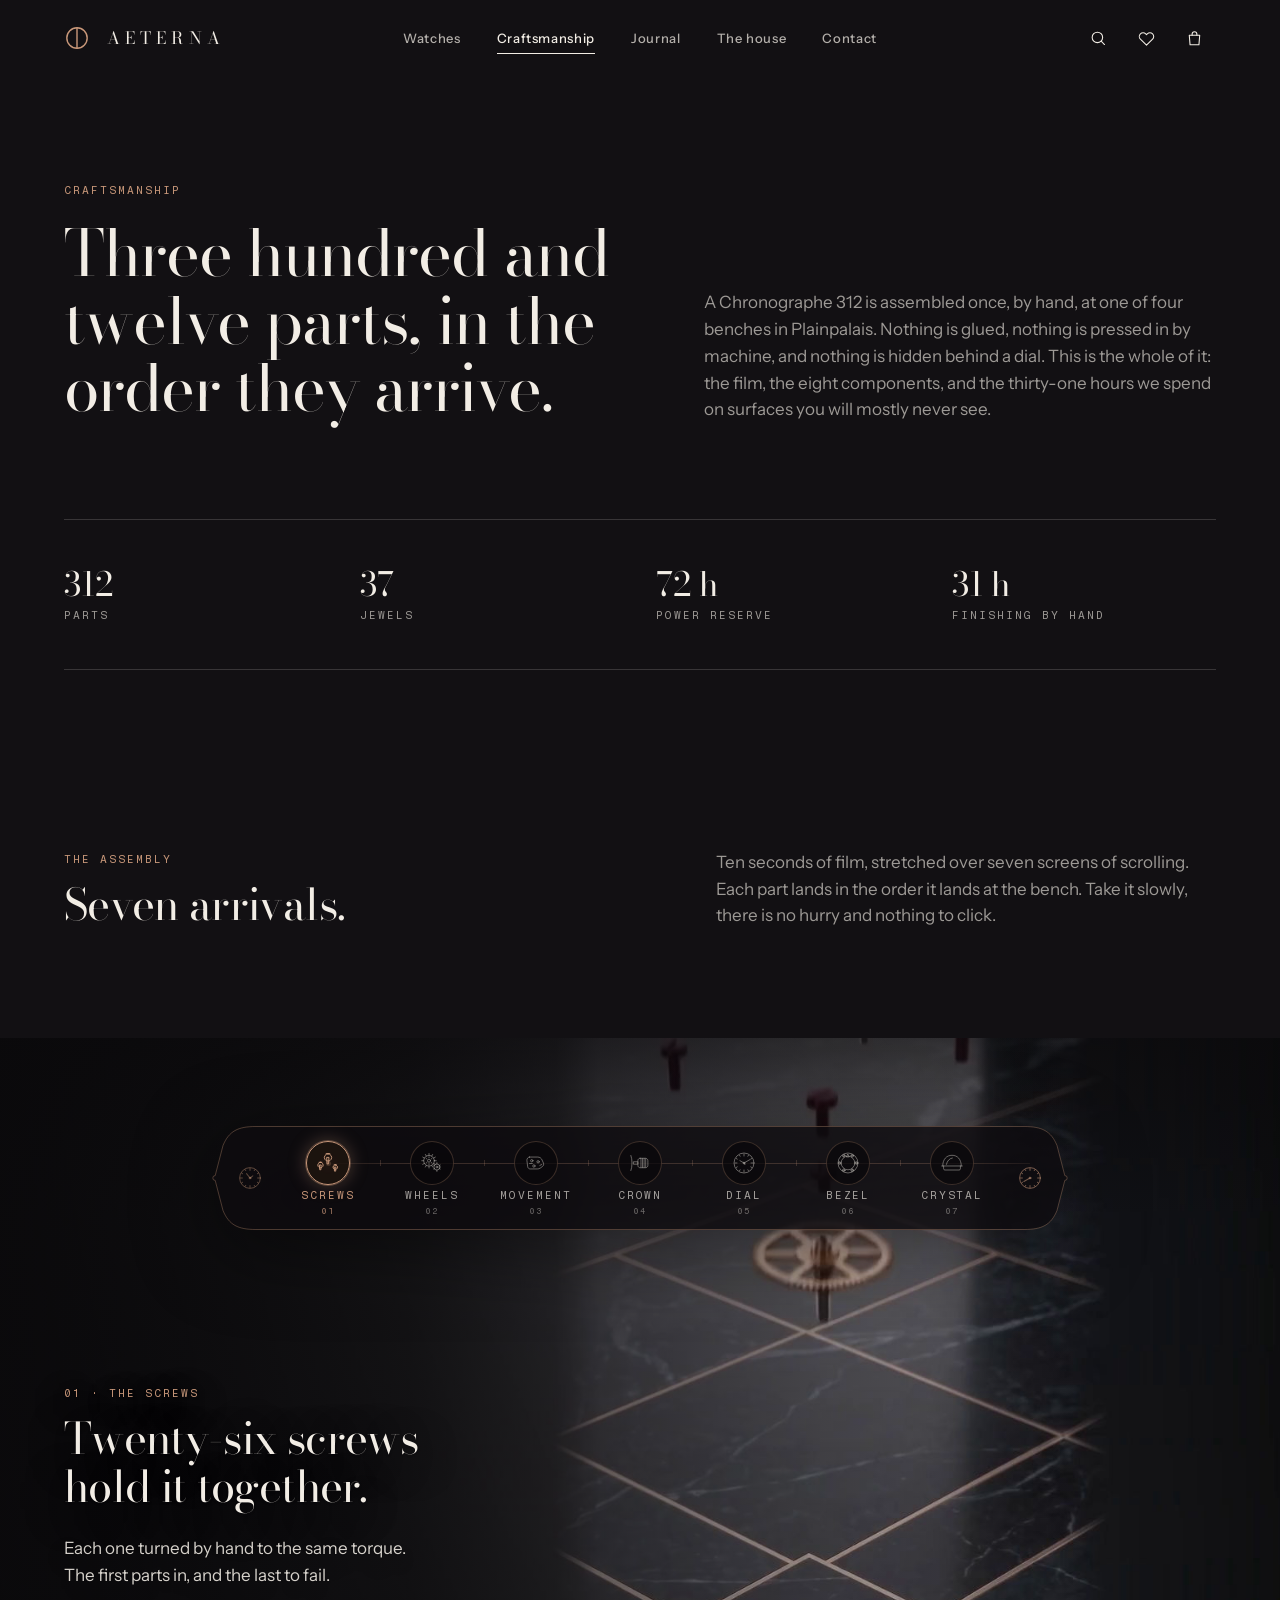
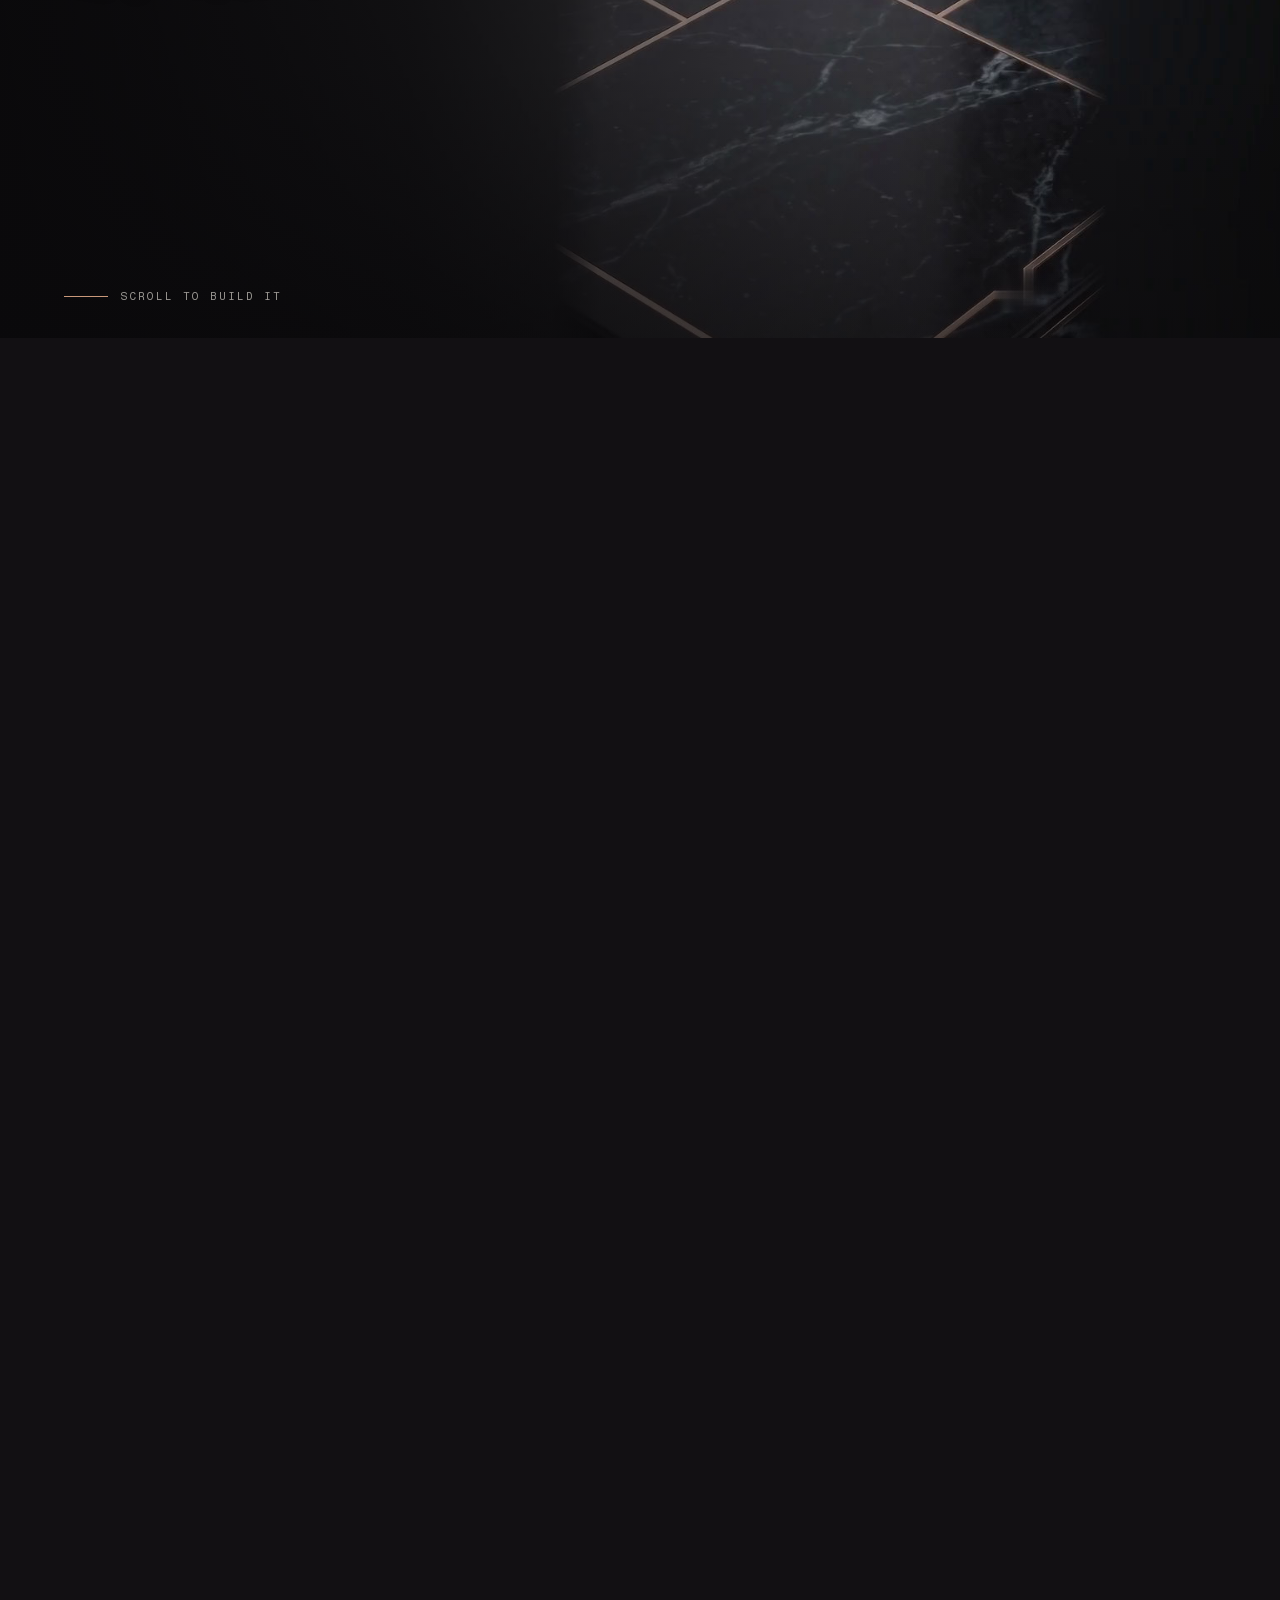
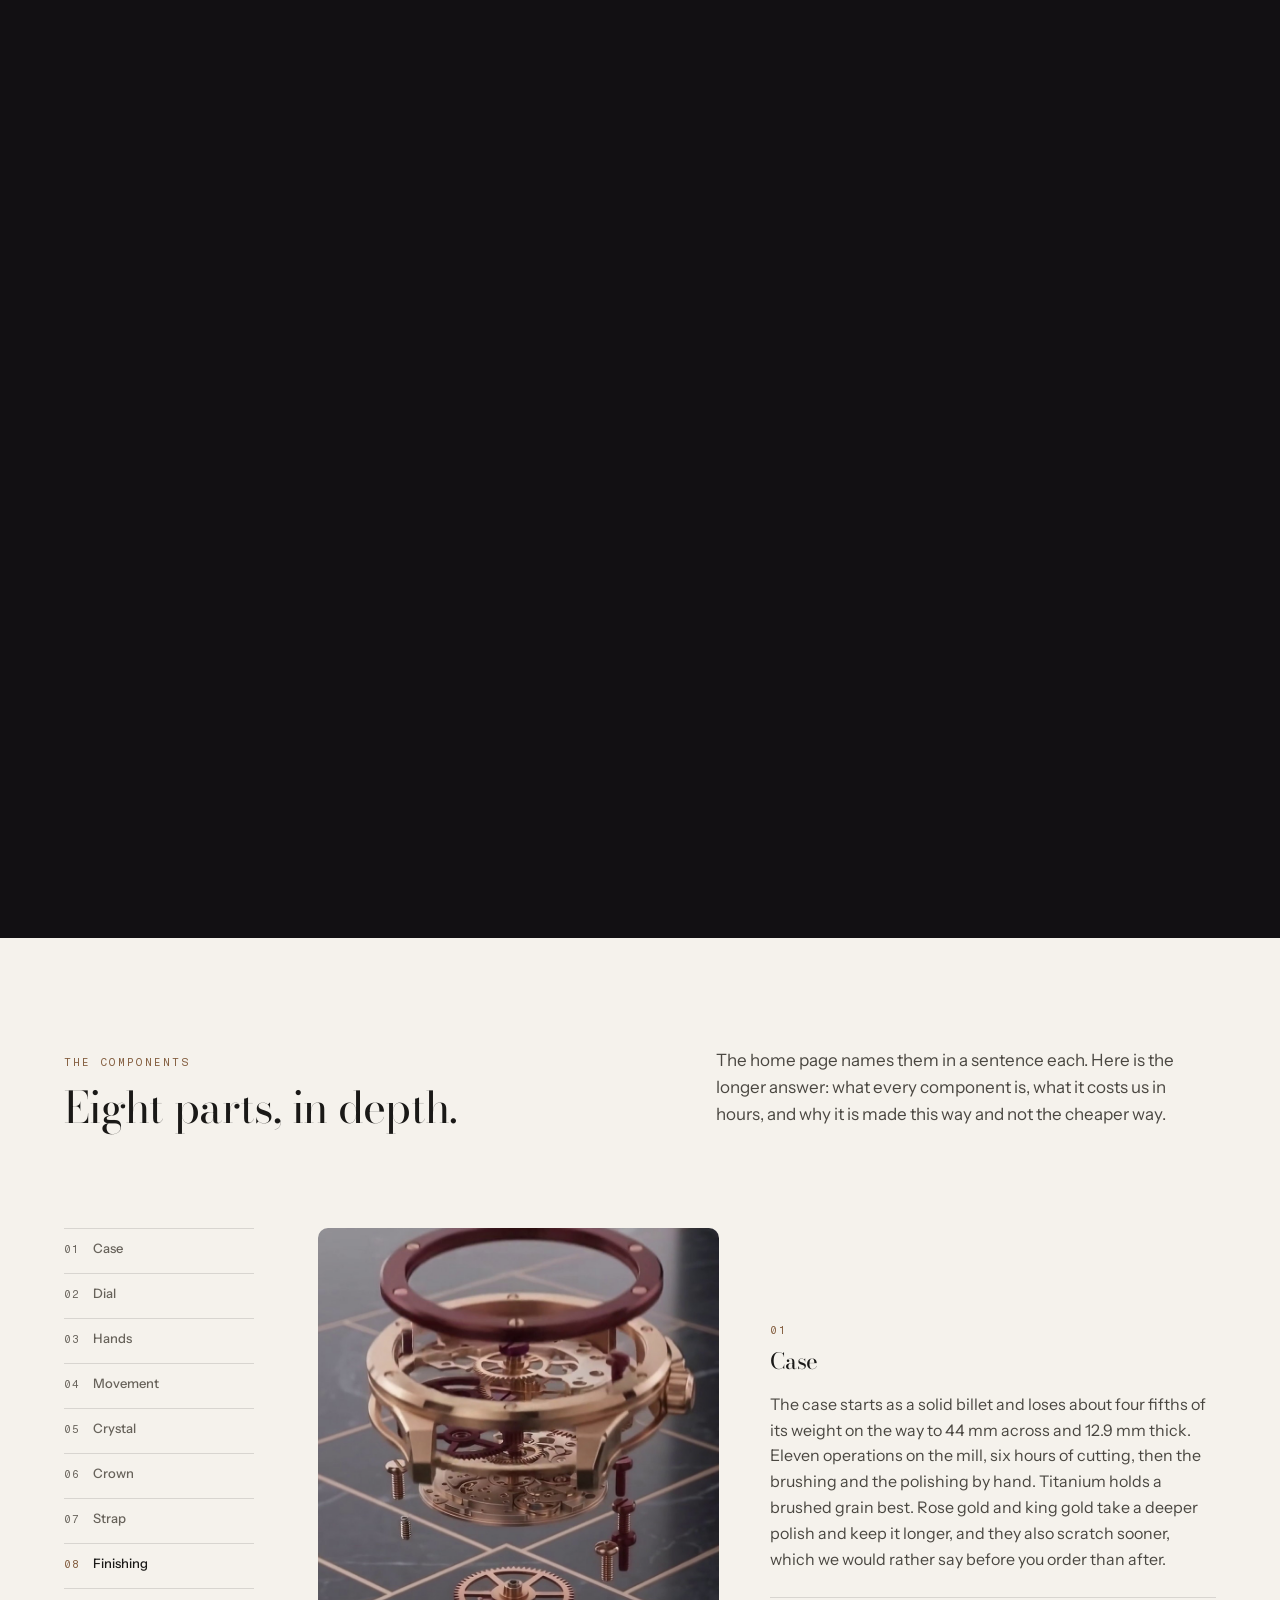
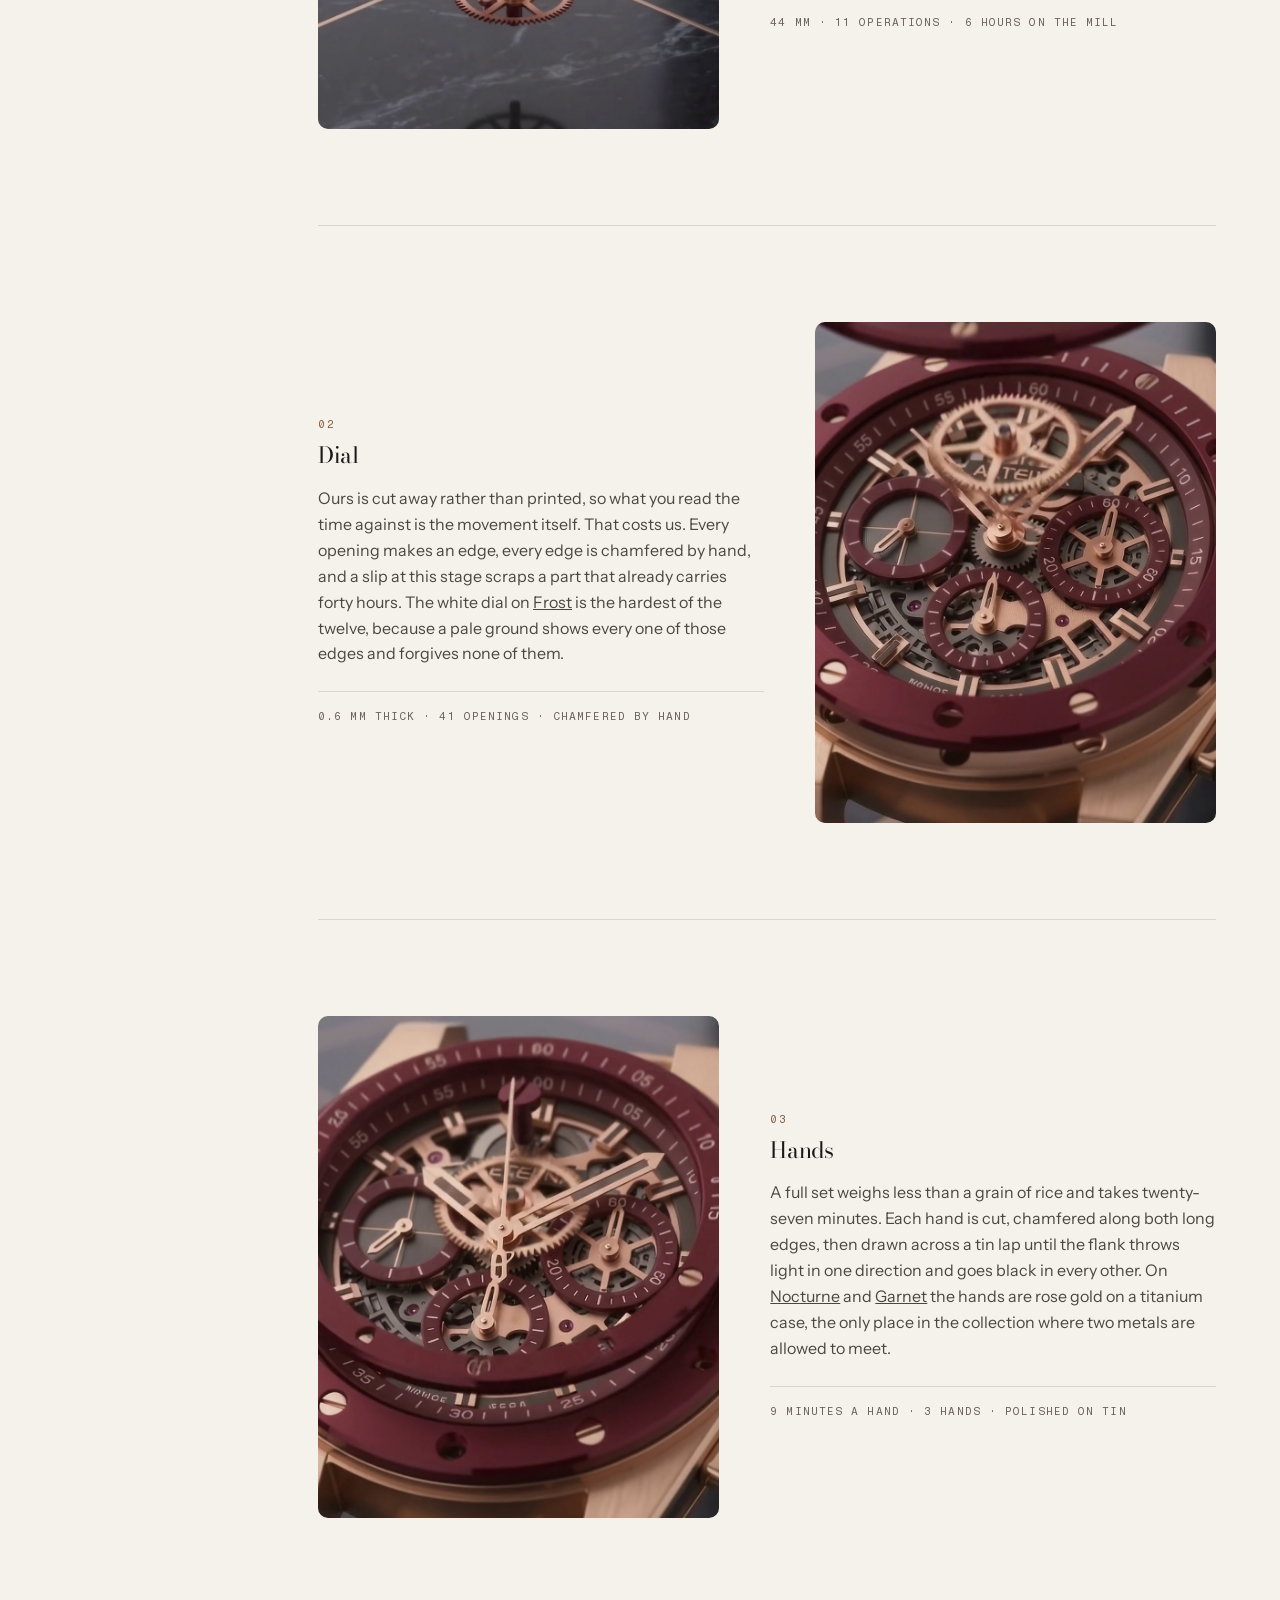
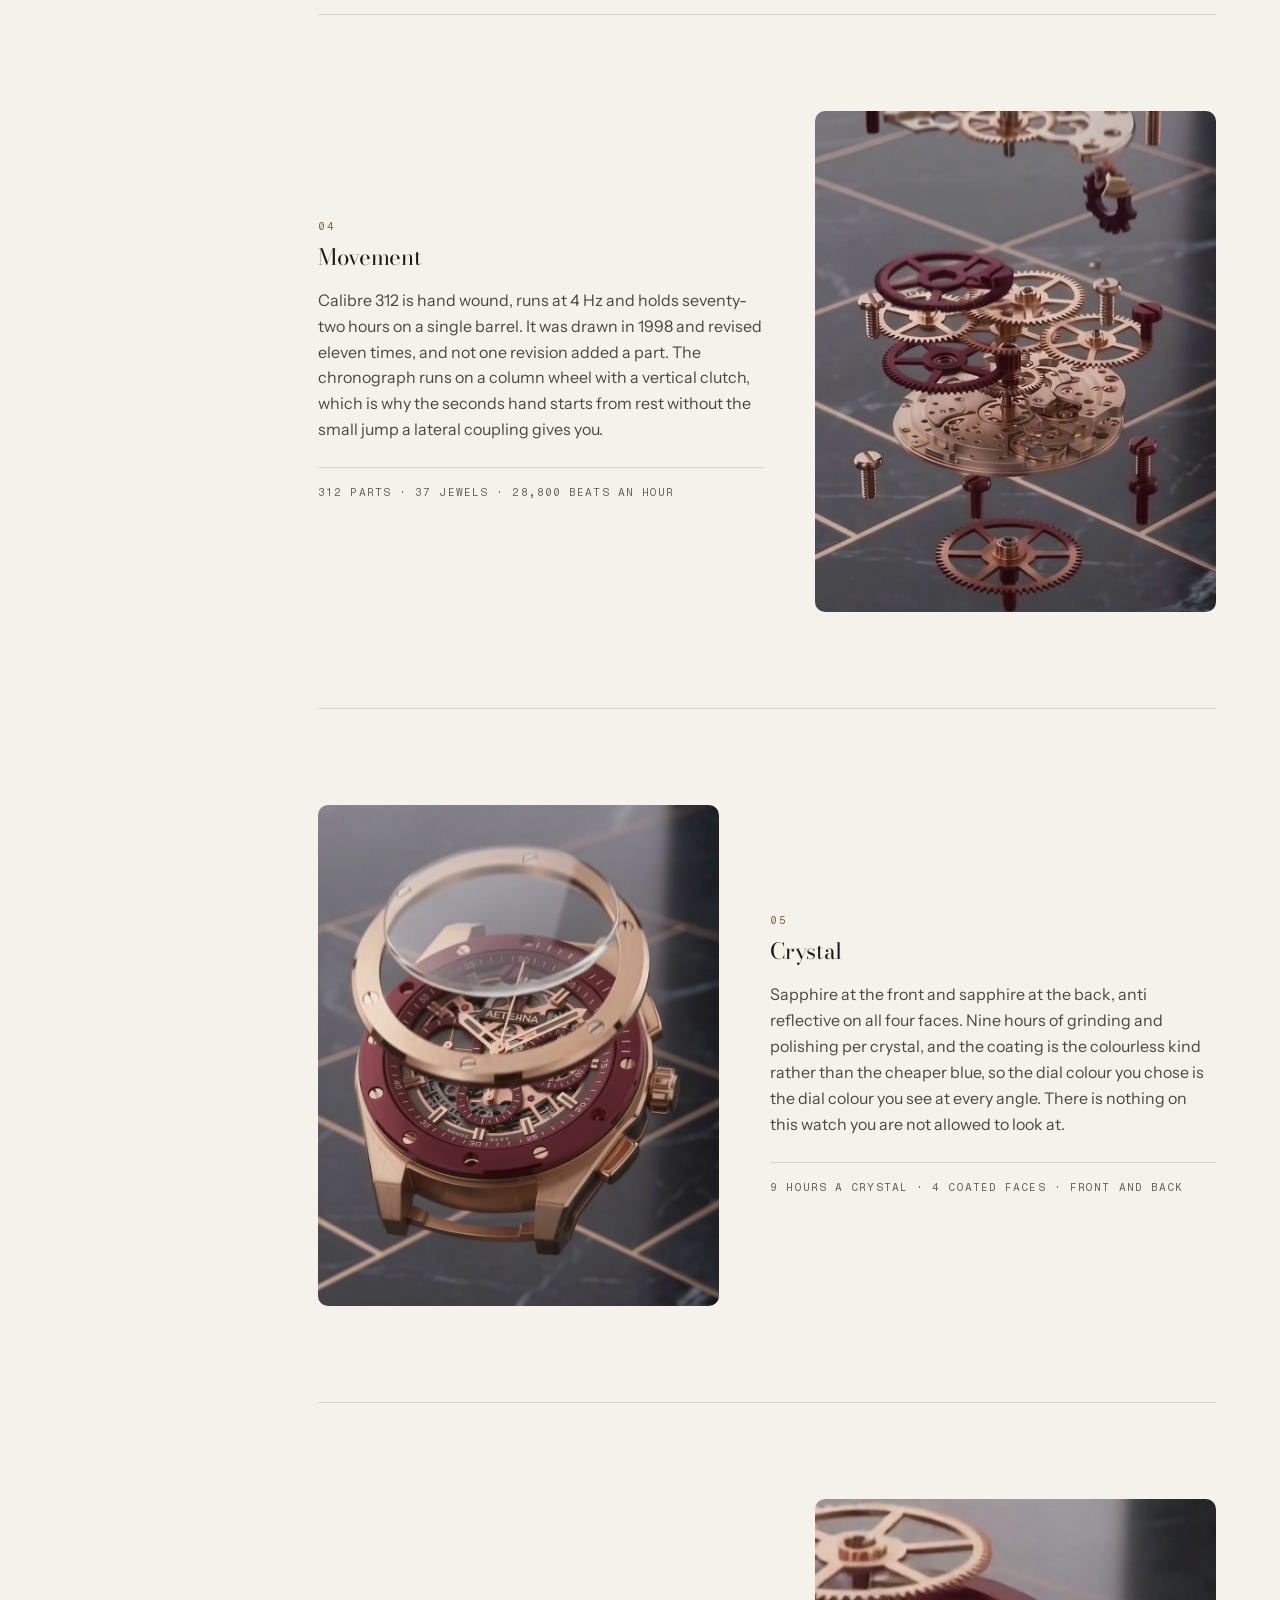
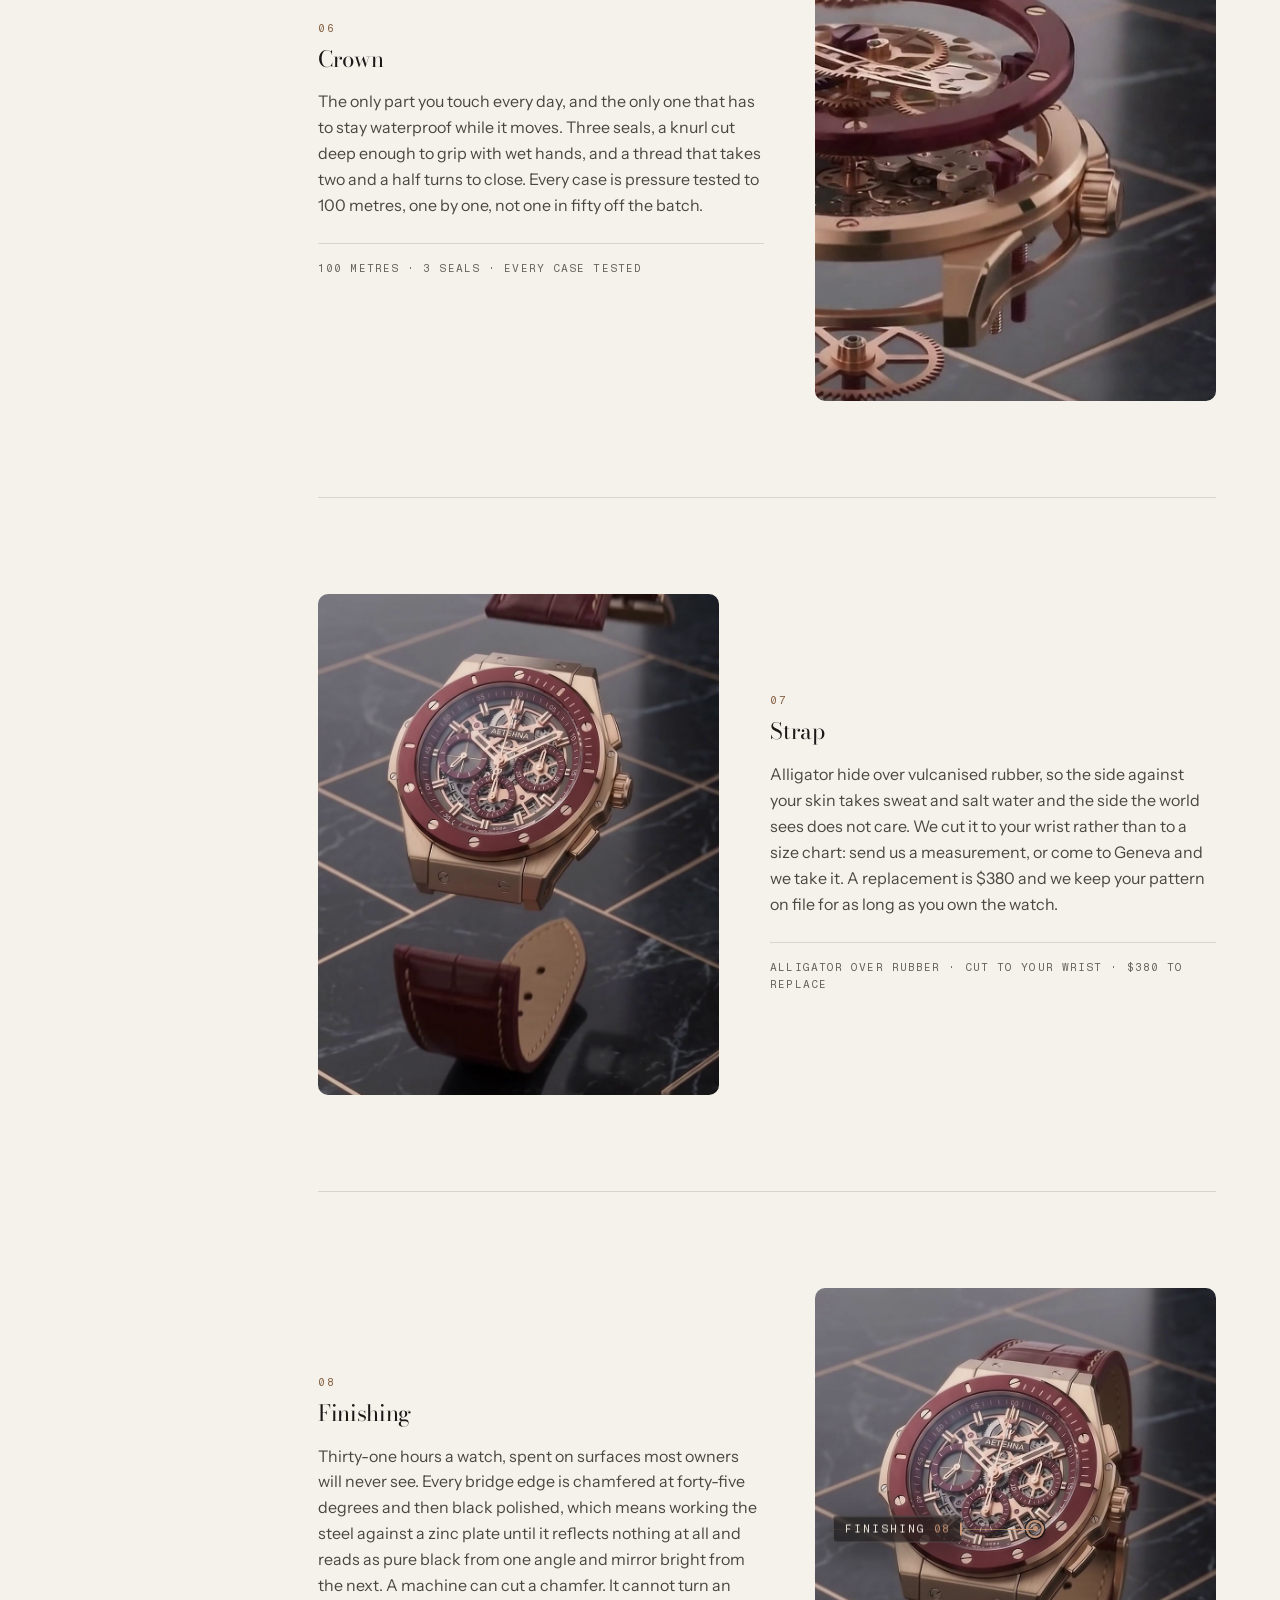
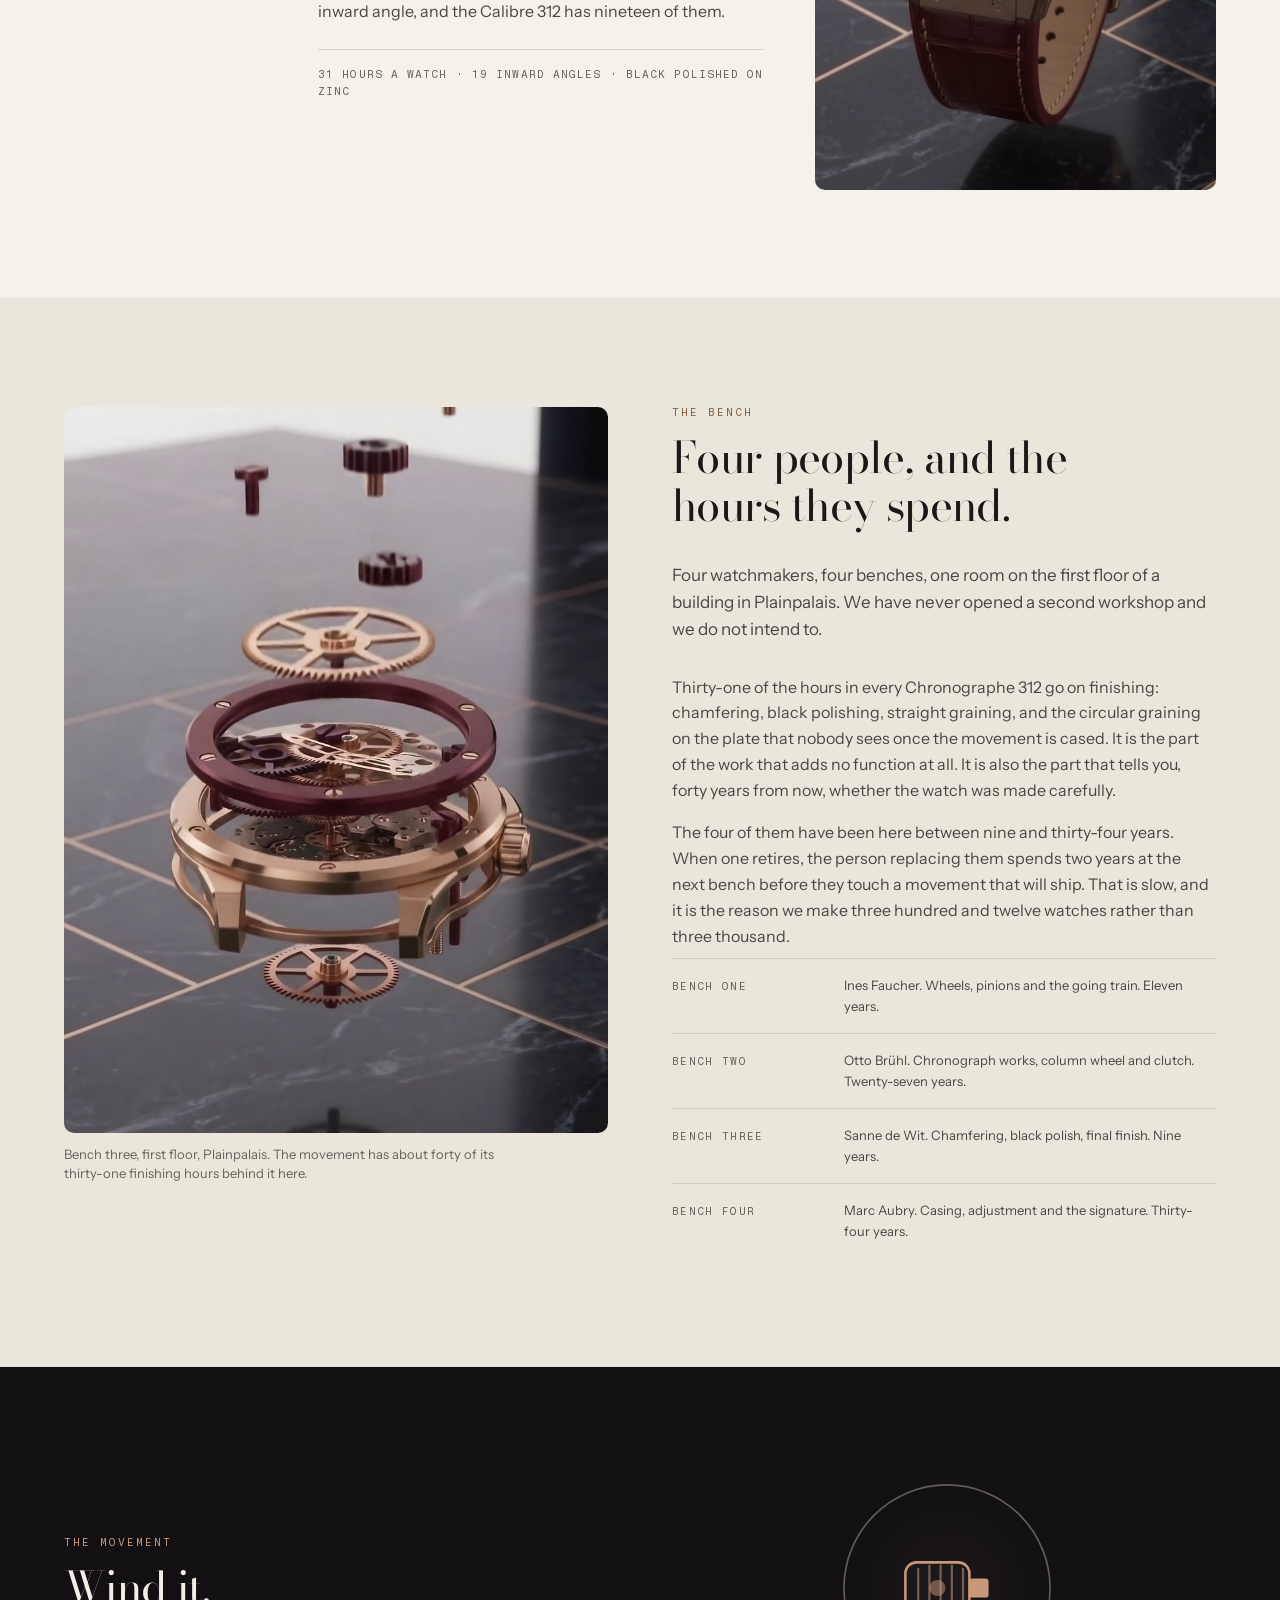
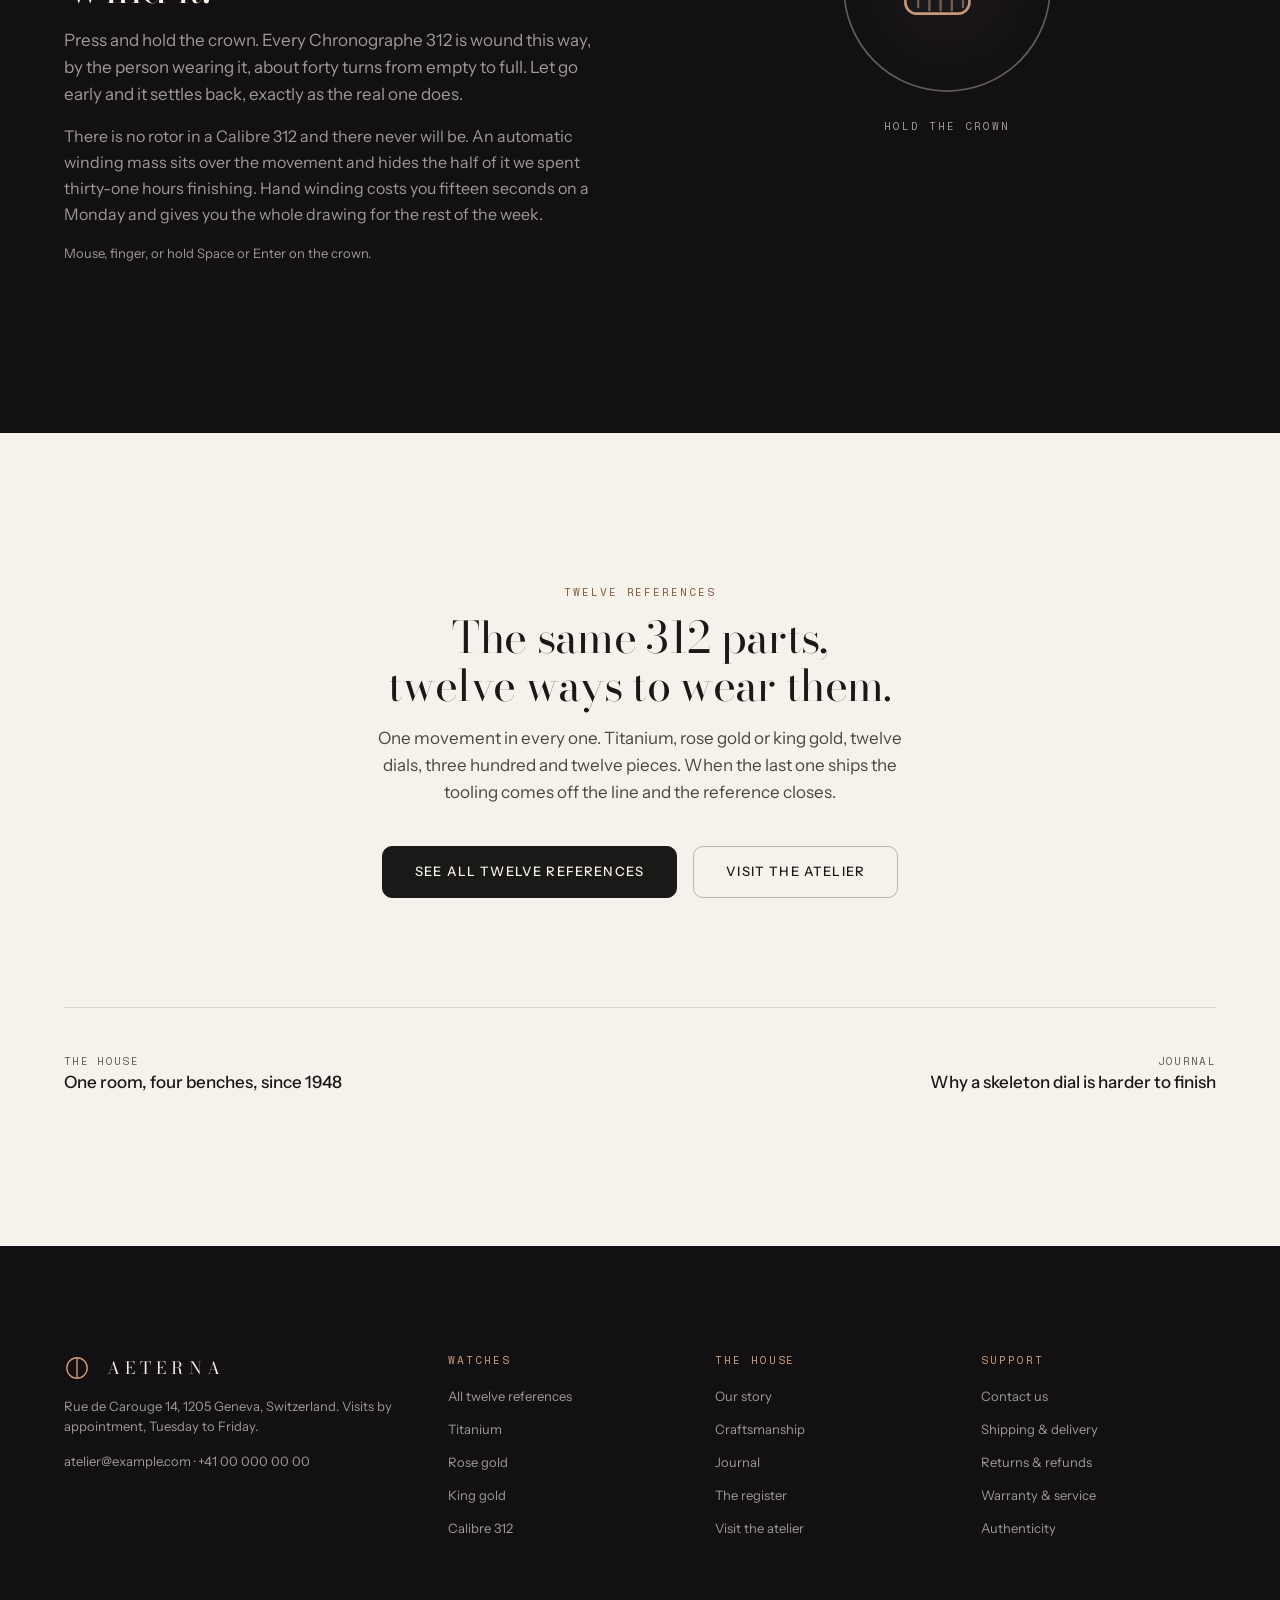
<file: craftsmanship.html>
<!DOCTYPE html>
<html lang="en" class="no-js">
<head>
<meta charset="utf-8">
<meta name="viewport" content="width=device-width, initial-scale=1">
<title>Craftsmanship — how a Chronographe 312 is built | Aeterna</title>
<meta name="description" content="Seven arrivals, eight components, thirty-one hours of finishing. Watch a Calibre 312 assemble part by part, then read what every component is, what it costs in hours, and why it is made that way.">
<meta name="theme-color" content="#f5f2ec">
<link rel="canonical" href="https://example.com/craftsmanship.html">
<meta property="og:site_name" content="Aeterna">
<meta property="og:title" content="Craftsmanship — how a Chronographe 312 is built">
<meta property="og:description" content="Seven arrivals, eight components, thirty-one hours of finishing. 312 parts, 37 jewels, 72 hours.">
<meta property="og:type" content="article">
<!-- DEPLOY STEP: replace both absolute URLs below with the live origin before shipping -->
<meta property="og:url" content="https://example.com/craftsmanship.html">
<meta property="og:image" content="https://example.com/assets/part-03-movement.jpg">
<meta name="twitter:card" content="summary_large_image">
<link rel="icon" href="data:image/svg+xml,%3Csvg xmlns='http://www.w3.org/2000/svg' viewBox='0 0 32 32'%3E%3Crect width='32' height='32' fill='%23f5f2ec'/%3E%3Ccircle cx='16' cy='16' r='10' fill='none' stroke='%238c6544' stroke-width='1.6'/%3E%3Cpath d='M16 4.4v23.2' stroke='%238c6544' stroke-width='1.6'/%3E%3C/svg%3E">
<link rel="preconnect" href="https://fonts.googleapis.com">
<link rel="preconnect" href="https://fonts.gstatic.com" crossorigin>
<!-- No poster preload here, unlike index.html: the film sits a screen down and
     a phone or reduced motion never loads it, which the browser reports as an
     unused-preload console warning on exactly the devices least able to spare
     the bytes. craft.js fetches the poster when it arms the film instead. -->
<link rel="stylesheet" href="assets/site.css">
<link rel="stylesheet" href="assets/editorial.css">
<link rel="stylesheet" href="assets/craft.css">
<!-- Fonts load without blocking first paint; the fallback stack is metric-close. -->
<link rel="stylesheet" media="print" onload="this.media='all'" href="https://fonts.googleapis.com/css2?family=Bodoni+Moda:opsz,wght@6..96,400;6..96,500&family=Instrument+Sans:wght@400;500;600&display=swap">
<noscript><link rel="stylesheet" href="https://fonts.googleapis.com/css2?family=Bodoni+Moda:opsz,wght@6..96,400;6..96,500&family=Instrument+Sans:wght@400;500;600&display=swap"></noscript>
<script>
/* The .js class hides anything that waits for an entrance. If the scripts never
   arrive, that class would leave the page blank, so it removes itself unless
   site.js has booted. It removes only that class -- it used to clear className
   outright, which took every other class on <html> with it -- and site.js
   disarms the timer the moment it boots. It also waits while the document is
   still parsing: the scripts sit at the end of the body, so "still loading"
   means slow, not broken, and tearing the page down to its no-script form
   mid-download was the visible flash this used to cause. */
document.documentElement.className='js';
window.__aeternaBoot=setTimeout(function c(){if(window.AeternaUI)return;
if(document.readyState==='loading'){window.__aeternaBoot=setTimeout(c,400);return;}
document.documentElement.classList.remove('js');},2500);
/* The arriving half of the page transition in site.css 11b. Armed here and not
   in site.js because pagereveal fires at the new document's first rendering
   opportunity, which on a slow connection is before a script at the end of the
   body has run -- a listener added down there misses the event outright.
   Back and forward are excluded on purpose: a traverse restores scroll, and
   craftsmanship's 700svh film and the home hero both paint frame zero until
   their own script boots, so the transition would dissolve into the wrong frame
   and then snap, which reads as a bug. navigation.activation is the reliable
   detector; the timing entry is the fallback for engines without it. */
addEventListener('pagereveal',function(e){var v=e.viewTransition;if(!v)return;
var n=window.navigation&&navigation.activation;
if(n?n.navigationType==='traverse':(performance.getEntriesByType('navigation')[0]||{}).type==='back_forward'){v.skipTransition();return;}
/* Every failure here -- the first-render timeout, a duplicate name, an aborted
   capture -- surfaces only as a rejected promise nobody holds. Say so locally,
   where someone is looking. */
if(location.hostname==='localhost')v.ready.catch(function(x){console.warn('[aeterna] page transition skipped:',x&&x.message);});});
</script>
<script type="application/ld+json">
{"@context":"https://schema.org","@type":"Article","headline":"How a Chronographe 312 is built","description":"Seven arrivals, eight components and thirty-one hours of finishing: the assembly of the Aeterna Calibre 312, part by part.","inLanguage":"en","mainEntityOfPage":{"@type":"WebPage","@id":"https://example.com/craftsmanship.html"},"about":{"@type":"Product","name":"Aeterna Chronographe 312","description":"Hand-wound skeleton chronograph, 44 mm, Calibre 312: 312 parts, 37 jewels, 72 hours of reserve."},"publisher":{"@type":"Organization","name":"Aeterna","url":"https://example.com/"},"disambiguatingDescription":"Aeterna is a fictional watch house created for a design demonstration."}
</script>
</head>
<body>
<a class="skip" href="#main">Skip to content</a>

<header class="site-header" data-header="auto">
  <div class="site-header__in">
    <a class="brand" href="index.html" aria-label="Aeterna, home">
      <svg class="brand__mark" viewBox="0 0 24 24" aria-hidden="true"><circle cx="12" cy="12" r="9.4"/><path d="M12 2.6v18.8"/></svg>
      <span class="brand__word">Aeterna</span>
    </a>
    <nav class="nav" aria-label="Primary">
      <a href="collection.html">Watches</a>
      <a href="craftsmanship.html" aria-current="page">Craftsmanship</a>
      <a href="journal.html">Journal</a>
      <a href="about.html">The house</a>
      <a href="contact.html">Contact</a>
      <span class="nav__ind" aria-hidden="true"></span>
    </nav>
    <div class="utils">
      <button class="icon-btn" type="button" data-panel="search-panel" aria-label="Search the collection">
        <svg viewBox="0 0 24 24" aria-hidden="true"><circle cx="10.6" cy="10.6" r="6.6"/><path d="m15.4 15.4 4.2 4.2"/></svg>
      </button>
      <button class="icon-btn" type="button" data-panel="wish-drawer" data-wish-label aria-label="Wishlist, empty">
        <svg viewBox="0 0 24 24" aria-hidden="true"><path d="M12 20.4 4.3 12.8a4.7 4.7 0 0 1 6.7-6.7l1 1 1-1a4.7 4.7 0 0 1 6.7 6.7Z"/></svg>
        <span class="icon-btn__count" data-wish-count data-count="0" aria-hidden="true"></span>
      </button>
      <button class="icon-btn" type="button" data-panel="cart-drawer" data-cart-label aria-label="Bag, empty">
        <svg viewBox="0 0 24 24" aria-hidden="true"><path d="M5.4 7.8h13.2l-1 12.2H6.4Z"/><path d="M9 7.8V6.4a3 3 0 0 1 6 0v1.4"/></svg>
        <span class="icon-btn__count" data-cart-count data-count="0" aria-hidden="true"></span>
      </button>
      <button class="icon-btn nav-toggle" type="button" data-panel="mobile-menu" aria-label="Open menu">
        <svg viewBox="0 0 24 24" aria-hidden="true"><path d="M4 8h16M4 16h16"/></svg>
      </button>
    </div>
  </div>
</header>

<main id="main" tabindex="-1">

  <!-- ===================================================== OPENER ======= -->
  <div class="page-head page-head--night page-head--wide night">
    <div class="wrap-wide">
      <div class="page-head--split">
        <div class="page-head__in">
          <p class="eyebrow">Craftsmanship</p>
          <h1 class="h1">Three hundred and twelve parts, in the order they arrive.</h1>
        </div>
        <p class="lede">A Chronographe 312 is assembled once, by hand, at one of four benches in Plainpalais. Nothing is glued, nothing is pressed in by machine, and nothing is hidden behind a dial. This is the whole of it: the film, the eight components, and the thirty-one hours we spend on surfaces you will mostly never see.</p>
      </div>
      <dl class="stats">
        <div><dt>Parts</dt><dd>312</dd></div>
        <div><dt>Jewels</dt><dd>37</dd></div>
        <div><dt>Power reserve</dt><dd>72 h</dd></div>
        <div><dt>Finishing by hand</dt><dd>31 h</dd></div>
      </dl>
    </div>
  </div>

  <!-- ================================================ ASSEMBLY FILM ===== -->
  <section class="film night" id="film" data-header-watch aria-labelledby="film-h">
    <div class="film__head">
      <div class="wrap-wide">
        <div class="sec-head sec-head--split">
          <div class="stack">
            <p class="eyebrow">The assembly</p>
            <h2 class="h2" id="film-h">Seven arrivals.</h2>
          </div>
          <p class="lede">Ten seconds of film, stretched over seven screens of scrolling. Each part lands in the order it lands at the bench. Take it slowly, there is no hurry and nothing to click.</p>
        </div>
      </div>
    </div>

    <!-- The scroll range. 700svh, minus one screen of pinned stage, gives each of
         the seven beats 0.13 of progress: about five wheel flicks a beat. -->
    <div class="film__track" id="film-track">
      <div class="film__stage" id="film-stage">
        <div class="film__poster" aria-hidden="true"></div>
        <video class="film__video" id="film-video" preload="none" muted playsinline aria-hidden="true" tabindex="-1"></video>
        <div class="film__scrim" aria-hidden="true"></div>

        <div class="film__bands">
          <div class="film__band on-dark" data-a="0" data-b="0.13" data-ramp="0.06">
            <p class="film__num">01 &middot; The screws</p>
            <p class="h2">Twenty-six screws hold it together.</p>
            <p class="lede">Each one turned by hand to the same torque. The first parts in, and the last to fail.</p>
          </div>
          <div class="film__band on-dark" data-a="0.13" data-b="0.26" data-ramp="0.06">
            <p class="film__num">02 &middot; The wheels</p>
            <p class="h2">Cut from solid, never cast.</p>
            <p class="lede">Blue steel and gold, milled from blanks and polished before they are ever allowed to turn.</p>
          </div>
          <div class="film__band on-dark" data-a="0.26" data-b="0.39" data-ramp="0.06">
            <p class="film__num">03 &middot; The movement</p>
            <p class="h2">Calibre 312 goes into the case.</p>
            <p class="lede">Three hundred and twelve parts, thirty-seven jewels, seventy-two hours on one barrel.</p>
          </div>
          <div class="film__band on-dark" data-a="0.39" data-b="0.52" data-ramp="0.06">
            <p class="film__num">04 &middot; The crown and pushers</p>
            <p class="h2">Start. Stop. Reset.</p>
            <p class="lede">The only three things you will ever press, and the only parts that must stay sealed while they move.</p>
          </div>
          <div class="film__band on-dark" data-a="0.52" data-b="0.65" data-ramp="0.06">
            <p class="film__num">05 &middot; The dial</p>
            <p class="h2">Cut away, not printed.</p>
            <p class="lede">The bridges underneath become the pattern you read the time against. Take the dial off and the drawing is still there.</p>
          </div>
          <div class="film__band on-dark" data-a="0.65" data-b="0.78" data-ramp="0.06">
            <p class="film__num">06 &middot; The bezel</p>
            <p class="h2">Six screws, and everybody counts them.</p>
            <p class="lede">Forged carbon, pressed once. The marbling is what happens when the press closes, so it never happens twice.</p>
          </div>
          <div class="film__band on-dark" data-a="0.78" data-b="1" data-ramp="0.06">
            <p class="film__num">07 &middot; The crystal</p>
            <p class="h2">Sapphire, nine hours of polishing.</p>
            <p class="lede">The last part to arrive. Then the watch is timed for two weeks, signed, numbered and shipped.</p>
          </div>
        </div>

        <!-- The chapter dock sits inside the film and nowhere else. -->
        <div class="film__dock" id="film-dock"></div>

        <p class="film__cue" aria-hidden="true"><i></i>Scroll to build it</p>
        <svg class="film__ring" viewBox="0 0 48 48" aria-hidden="true"><circle cx="24" cy="24" r="20" fill="none" stroke="currentColor" stroke-width="3" stroke-dasharray="126" style="stroke-dashoffset:var(--ld,126)"/></svg>
      </div>
    </div>

    <!-- Phones, portrait tablets and reduced motion read the same seven beats as
         a composed chapter list. It is the whole film, in stills. -->
    <div class="film__static">
      <ol class="chapters wrap-wide">
        <li class="chapter">
          <figure class="chapter__media">
            <img src="assets/part-01-screws.jpg" alt="Screws and a small rose gold wheel falling toward the black marble bench" width="920" height="1080" loading="lazy" decoding="async">
          </figure>
          <div class="chapter__text">
            <p class="chapter__num">01</p>
            <h3 class="h3">The screws</h3>
            <p class="body">Twenty-six of them, each turned by hand to the same torque. They are the first parts in and the last to fail, and they are the reason a Calibre 312 can be opened, serviced and closed again forty years from now without a single new hole.</p>
          </div>
        </li>
        <li class="chapter">
          <figure class="chapter__media">
            <img src="assets/part-02-wheels.jpg" alt="A column of rose gold and burgundy wheels descending into the case" width="920" height="1080" loading="lazy" decoding="async">
          </figure>
          <div class="chapter__text">
            <p class="chapter__num">02</p>
            <h3 class="h3">The wheels</h3>
            <p class="body">Blue steel and gold, milled from solid blanks rather than stamped. Every tooth flank is polished before the wheel is ever allowed to turn, because a rough flank wears its neighbour and a worn train is the one fault we cannot finish out later.</p>
          </div>
        </li>
        <li class="chapter">
          <figure class="chapter__media">
            <img src="assets/part-03-movement.jpg" alt="The skeleton movement seated in the case, its bridges and wheels exposed" width="920" height="1080" loading="lazy" decoding="async">
          </figure>
          <div class="chapter__text">
            <p class="chapter__num">03</p>
            <h3 class="h3">The movement</h3>
            <p class="body">Calibre 312 goes into the case in one piece: hand wound, 4 Hz, seventy-two hours on a single barrel. It was drawn in 1998 and revised eleven times, and every revision took something out rather than adding it.</p>
          </div>
        </li>
        <li class="chapter">
          <figure class="chapter__media">
            <img src="assets/part-04-crown.jpg" alt="The crown and the two chronograph pushers hovering either side of the case" width="920" height="1080" loading="lazy" decoding="async">
          </figure>
          <div class="chapter__text">
            <p class="chapter__num">04</p>
            <h3 class="h3">The crown and pushers</h3>
            <p class="body">Start, stop, reset. Three seals in the crown, one in each pusher, and a thread that takes two and a half turns to close. These are the only parts that have to stay waterproof while they move, so they are the only parts we test twice.</p>
          </div>
        </li>
        <li class="chapter">
          <figure class="chapter__media">
            <img src="assets/part-05-dial.jpg" alt="The open dial and its hands in the air above the movement" width="920" height="1080" loading="lazy" decoding="async">
          </figure>
          <div class="chapter__text">
            <p class="chapter__num">05</p>
            <h3 class="h3">The dial</h3>
            <p class="body">Cut away rather than printed, so the bridges below become the pattern you read the time against. Each opening creates an edge, and each edge is chamfered by hand before the colour goes on.</p>
          </div>
        </li>
        <li class="chapter">
          <figure class="chapter__media">
            <img src="assets/part-06-bezel.jpg" alt="The bezel descending onto the case" width="920" height="1080" loading="lazy" decoding="async">
          </figure>
          <div class="chapter__text">
            <p class="chapter__num">06</p>
            <h3 class="h3">The bezel</h3>
            <p class="body">Six screws hold it, and everybody counts them. The forged carbon is pressed once and the marbling is whatever the press gives us, which is why no two bezels in three hundred and twelve are the same.</p>
          </div>
        </li>
        <li class="chapter">
          <figure class="chapter__media">
            <img src="assets/part-07-crystal.jpg" alt="The sapphire crystal hovering just above the bezel" width="920" height="1080" loading="lazy" decoding="async">
          </figure>
          <div class="chapter__text">
            <p class="chapter__num">07</p>
            <h3 class="h3">The crystal</h3>
            <p class="body">Sapphire, nine hours of grinding and polishing, coated on both faces with the colourless anti reflective rather than the cheaper blue. The last part to arrive. After it, the watch runs on a timing machine for two weeks before anyone signs it.</p>
          </div>
        </li>
      </ol>
    </div>
  </section>

  <!-- ================================================ EIGHT PARTS ======= -->
  <section class="sec parts" id="parts" aria-labelledby="parts-h">
    <div class="wrap-wide">
      <div class="sec-head sec-head--split reveal">
        <div class="stack">
          <p class="eyebrow">The components</p>
          <h2 class="h2" id="parts-h">Eight parts, in depth.</h2>
        </div>
        <p class="lede">The home page names them in a sentence each. Here is the longer answer: what every component is, what it costs us in hours, and why it is made this way and not the cheaper way.</p>
      </div>

      <div class="parts__layout">
        <nav class="parts__index" aria-label="The eight components">
          <ol>
            <li><a href="#part-case"><span>01</span>Case</a></li>
            <li><a href="#part-dial"><span>02</span>Dial</a></li>
            <li><a href="#part-hands"><span>03</span>Hands</a></li>
            <li><a href="#part-movement"><span>04</span>Movement</a></li>
            <li><a href="#part-crystal"><span>05</span>Crystal</a></li>
            <li><a href="#part-crown"><span>06</span>Crown</a></li>
            <li><a href="#part-strap"><span>07</span>Strap</a></li>
            <li><a href="#part-finishing"><span>08</span>Finishing</a></li>
          </ol>
        </nav>

        <ol class="parts__list">
          <li class="part-row" id="part-case">
            <figure class="part-row__media">
              <img src="assets/parts/case.jpg" alt="The rose gold case, its lugs and band, with the bezel ring suspended above it" width="880" height="1100" loading="lazy" decoding="async">
              <span class="part-pin" style="--px:28%;--py:52%" aria-hidden="true">
                <i class="part-pin__node"></i>
                <s class="part-pin__lead"></s>
                <b class="part-pin__tag"><em>01</em>Case</b>
              </span>
            </figure>
            <div class="part-row__text">
              <p class="part-row__n">01</p>
              <h3 class="h3">Case</h3>
              <p class="body">The case starts as a solid billet and loses about four fifths of its weight on the way to 44 mm across and 12.9 mm thick. Eleven operations on the mill, six hours of cutting, then the brushing and the polishing by hand. Titanium holds a brushed grain best. Rose gold and king gold take a deeper polish and keep it longer, and they also scratch sooner, which we would rather say before you order than after.</p>
              <p class="part-row__fact">44 mm &middot; 11 operations &middot; 6 hours on the mill</p>
            </div>
          </li>

          <li class="part-row" id="part-dial">
            <figure class="part-row__media">
              <img src="assets/parts/dial.jpg" alt="The open worked dial, cut away so the bridges and wheels below show through" width="880" height="1100" loading="lazy" decoding="async">
              <span class="part-pin" style="--px:52%;--py:46%" aria-hidden="true">
                <i class="part-pin__node"></i>
                <s class="part-pin__lead"></s>
                <b class="part-pin__tag"><em>02</em>Dial</b>
              </span>
            </figure>
            <div class="part-row__text">
              <p class="part-row__n">02</p>
              <h3 class="h3">Dial</h3>
              <p class="body">Ours is cut away rather than printed, so what you read the time against is the movement itself. That costs us. Every opening makes an edge, every edge is chamfered by hand, and a slip at this stage scraps a part that already carries forty hours. The white dial on <a href="product.html?ref=frost">Frost</a> is the hardest of the twelve, because a pale ground shows every one of those edges and forgives none of them.</p>
              <p class="part-row__fact">0.6 mm thick &middot; 41 openings &middot; chamfered by hand</p>
            </div>
          </li>

          <li class="part-row" id="part-hands">
            <figure class="part-row__media">
              <img src="assets/parts/hands.jpg" alt="The chronograph hands lying across the open dial, chamfered along both edges" width="880" height="1100" loading="lazy" decoding="async">
              <span class="part-pin" style="--px:42%;--py:48%" aria-hidden="true">
                <i class="part-pin__node"></i>
                <s class="part-pin__lead"></s>
                <b class="part-pin__tag"><em>03</em>Hands</b>
              </span>
            </figure>
            <div class="part-row__text">
              <p class="part-row__n">03</p>
              <h3 class="h3">Hands</h3>
              <p class="body">A full set weighs less than a grain of rice and takes twenty-seven minutes. Each hand is cut, chamfered along both long edges, then drawn across a tin lap until the flank throws light in one direction and goes black in every other. On <a href="product.html?ref=nocturne">Nocturne</a> and <a href="product.html?ref=garnet">Garnet</a> the hands are rose gold on a titanium case, the only place in the collection where two metals are allowed to meet.</p>
              <p class="part-row__fact">9 minutes a hand &middot; 3 hands &middot; polished on tin</p>
            </div>
          </li>

          <li class="part-row" id="part-movement">
            <figure class="part-row__media">
              <img src="assets/parts/movement.jpg" alt="The Calibre 312 movement, its bridges and wheels exposed before the case closes" width="880" height="1100" loading="lazy" decoding="async">
              <span class="part-pin" style="--px:50%;--py:52%" aria-hidden="true">
                <i class="part-pin__node"></i>
                <s class="part-pin__lead"></s>
                <b class="part-pin__tag"><em>04</em>Movement</b>
              </span>
            </figure>
            <div class="part-row__text">
              <p class="part-row__n">04</p>
              <h3 class="h3">Movement</h3>
              <p class="body">Calibre 312 is hand wound, runs at 4 Hz and holds seventy-two hours on a single barrel. It was drawn in 1998 and revised eleven times, and not one revision added a part. The chronograph runs on a column wheel with a vertical clutch, which is why the seconds hand starts from rest without the small jump a lateral coupling gives you.</p>
              <p class="part-row__fact">312 parts &middot; 37 jewels &middot; 28,800 beats an hour</p>
            </div>
          </li>

          <li class="part-row" id="part-crystal">
            <figure class="part-row__media">
              <img src="assets/parts/crystal.jpg" alt="The sapphire crystal held in the air just above the bezel" width="880" height="1100" loading="lazy" decoding="async">
              <span class="part-pin" style="--px:48%;--py:28%" aria-hidden="true">
                <i class="part-pin__node"></i>
                <s class="part-pin__lead"></s>
                <b class="part-pin__tag"><em>05</em>Crystal</b>
              </span>
            </figure>
            <div class="part-row__text">
              <p class="part-row__n">05</p>
              <h3 class="h3">Crystal</h3>
              <p class="body">Sapphire at the front and sapphire at the back, anti reflective on all four faces. Nine hours of grinding and polishing per crystal, and the coating is the colourless kind rather than the cheaper blue, so the dial colour you chose is the dial colour you see at every angle. There is nothing on this watch you are not allowed to look at.</p>
              <p class="part-row__fact">9 hours a crystal &middot; 4 coated faces &middot; front and back</p>
            </div>
          </li>

          <li class="part-row" id="part-crown">
            <figure class="part-row__media">
              <img src="assets/parts/crown.jpg" alt="The knurled crown and the two chronograph pushers on the right flank of the case" width="880" height="1100" loading="lazy" decoding="async">
              <span class="part-pin" style="--px:78%;--py:60%" aria-hidden="true">
                <i class="part-pin__node"></i>
                <s class="part-pin__lead"></s>
                <b class="part-pin__tag"><em>06</em>Crown</b>
              </span>
            </figure>
            <div class="part-row__text">
              <p class="part-row__n">06</p>
              <h3 class="h3">Crown</h3>
              <p class="body">The only part you touch every day, and the only one that has to stay waterproof while it moves. Three seals, a knurl cut deep enough to grip with wet hands, and a thread that takes two and a half turns to close. Every case is pressure tested to 100 metres, one by one, not one in fifty off the batch.</p>
              <p class="part-row__fact">100 metres &middot; 3 seals &middot; every case tested</p>
            </div>
          </li>

          <li class="part-row" id="part-strap">
            <figure class="part-row__media">
              <img src="assets/parts/strap.jpg" alt="The alligator strap halves arriving either side of the finished case" width="880" height="1100" loading="lazy" decoding="async">
              <span class="part-pin" style="--px:40%;--py:86%" aria-hidden="true">
                <i class="part-pin__node"></i>
                <s class="part-pin__lead"></s>
                <b class="part-pin__tag"><em>07</em>Strap</b>
              </span>
            </figure>
            <div class="part-row__text">
              <p class="part-row__n">07</p>
              <h3 class="h3">Strap</h3>
              <p class="body">Alligator hide over vulcanised rubber, so the side against your skin takes sweat and salt water and the side the world sees does not care. We cut it to your wrist rather than to a size chart: send us a measurement, or come to Geneva and we take it. A replacement is $380 and we keep your pattern on file for as long as you own the watch.</p>
              <p class="part-row__fact">Alligator over rubber &middot; cut to your wrist &middot; $380 to replace</p>
            </div>
          </li>

          <li class="part-row" id="part-finishing">
            <figure class="part-row__media">
              <img src="assets/parts/finishing.jpg" alt="The finished Chronographe 312, every surface polished, on its strap" width="880" height="1100" loading="lazy" decoding="async">
              <span class="part-pin" style="--px:55%;--py:48%" aria-hidden="true">
                <i class="part-pin__node"></i>
                <s class="part-pin__lead"></s>
                <b class="part-pin__tag"><em>08</em>Finishing</b>
              </span>
            </figure>
            <div class="part-row__text">
              <p class="part-row__n">08</p>
              <h3 class="h3">Finishing</h3>
              <p class="body">Thirty-one hours a watch, spent on surfaces most owners will never see. Every bridge edge is chamfered at forty-five degrees and then black polished, which means working the steel against a zinc plate until it reflects nothing at all and reads as pure black from one angle and mirror bright from the next. A machine can cut a chamfer. It cannot turn an inward angle, and the Calibre 312 has nineteen of them.</p>
              <p class="part-row__fact">31 hours a watch &middot; 19 inward angles &middot; black polished on zinc</p>
            </div>
          </li>
        </ol>
      </div>
    </div>
  </section>

  <!-- ==================================================== THE BENCH ===== -->
  <section class="sec bench" id="bench" aria-labelledby="bench-h">
    <div class="wrap-wide split-2">
      <figure class="figure-wide bench__figure reveal">
        <img src="assets/story-2.jpg" alt="The Calibre 312 movement seated in its case on the bench, bridges and wheels exposed" width="810" height="1080" loading="lazy" decoding="async">
        <figcaption>Bench three, first floor, Plainpalais. The movement has about forty of its thirty-one finishing hours behind it here.</figcaption>
      </figure>
      <div class="bench__copy stack-lg reveal">
        <div class="sec-head">
          <p class="eyebrow">The bench</p>
          <h2 class="h2" id="bench-h">Four people, and the hours they spend.</h2>
        </div>
        <p class="lede">Four watchmakers, four benches, one room on the first floor of a building in Plainpalais. We have never opened a second workshop and we do not intend to.</p>
        <div class="stack">
          <p class="body">Thirty-one of the hours in every Chronographe 312 go on finishing: chamfering, black polishing, straight graining, and the circular graining on the plate that nobody sees once the movement is cased. It is the part of the work that adds no function at all. It is also the part that tells you, forty years from now, whether the watch was made carefully.</p>
          <p class="body">The four of them have been here between nine and thirty-four years. When one retires, the person replacing them spends two years at the next bench before they touch a movement that will ship. That is slow, and it is the reason we make three hundred and twelve watches rather than three thousand.</p>
        </div>
        <dl class="dl-spec">
          <div><dt>Bench one</dt><dd>Ines Faucher. Wheels, pinions and the going train. Eleven years.</dd></div>
          <div><dt>Bench two</dt><dd>Otto Brühl. Chronograph works, column wheel and clutch. Twenty-seven years.</dd></div>
          <div><dt>Bench three</dt><dd>Sanne de Wit. Chamfering, black polish, final finish. Nine years.</dd></div>
          <div><dt>Bench four</dt><dd>Marc Aubry. Casing, adjustment and the signature. Thirty-four years.</dd></div>
        </dl>
      </div>
    </div>
  </section>

  <!-- ====================================================== WIND IT ===== -->
  <section class="sec wind night" id="wind" aria-labelledby="wind-h">
    <div class="wrap-wide wind__grid">
      <div class="wind__copy stack reveal">
        <p class="eyebrow">The movement</p>
        <h2 class="h2" id="wind-h">Wind it.</h2>
        <p class="lede">Press and hold the crown. Every Chronographe 312 is wound this way, by the person wearing it, about forty turns from empty to full. Let go early and it settles back, exactly as the real one does.</p>
        <p class="body">There is no rotor in a Calibre 312 and there never will be. An automatic winding mass sits over the movement and hides the half of it we spent thirty-one hours finishing. Hand winding costs you fifteen seconds on a Monday and gives you the whole drawing for the rest of the week.</p>
        <p class="meta">Mouse, finger, or hold Space or Enter on the crown.</p>
      </div>

      <div class="wind__control">
        <button class="crown" type="button" aria-describedby="wind-status">
          <svg class="crown__arc" viewBox="0 0 200 200" aria-hidden="true">
            <circle class="crown__arc-track" cx="100" cy="100" r="92"/>
            <circle class="crown__arc-fill" cx="100" cy="100" r="92" pathLength="100"/>
          </svg>
          <svg class="crown__svg" viewBox="0 0 80 80" aria-hidden="true">
            <rect class="crown__body" x="14" y="24" width="40" height="32" rx="7"/>
            <path class="crown__grooves" d="M22 28v24M29 26v28M36 26v28M43 26v28M50 28v24"/>
            <rect class="crown__stem" x="54" y="34" width="12" height="12" rx="2"/>
            <circle class="crown__cap" cx="34" cy="40" r="5"/>
          </svg>
          <span class="crown__label">Hold the crown</span>
        </button>
        <p class="wind__status" id="wind-status" aria-live="polite"></p>
        <ul class="wind__list" aria-label="Calibre 312, at full wind">
          <li class="h3">Calibre 312</li>
          <li class="h3">4 Hz, 28,800 beats an hour</li>
          <li class="h3">72 hours of power reserve</li>
          <li class="h3">312 parts, 37 jewels</li>
        </ul>
      </div>
    </div>
  </section>

  <!-- ======================================================== CLOSE ===== -->
  <section class="sec-lg close" aria-labelledby="close-h">
    <div class="wrap">
      <div class="sec-head sec-head--center close__head reveal">
        <p class="eyebrow">Twelve references</p>
        <h2 class="h2" id="close-h">The same 312 parts, twelve ways to wear them.</h2>
        <p class="lede">One movement in every one. Titanium, rose gold or king gold, twelve dials, three hundred and twelve pieces. When the last one ships the tooling comes off the line and the reference closes.</p>
        <p class="flow-row close__cta">
          <a class="btn btn--primary" href="collection.html">See all twelve references</a>
          <a class="btn btn--secondary" href="contact.html">Visit the atelier</a>
        </p>
      </div>
    </div>
    <div class="wrap-wide close__pager">
      <nav class="pager" aria-label="More from Aeterna">
        <a href="about.html"><span>The house</span><strong>One room, four benches, since 1948</strong></a>
        <a href="journal.html"><span>Journal</span><strong>Why a skeleton dial is harder to finish</strong></a>
      </nav>
    </div>
  </section>

</main>

<footer class="site-footer">
  <div class="wrap-wide">
    <div class="footer-top">
      <div class="footer-brand">
        <a class="brand" href="index.html" aria-label="Aeterna, home">
          <svg class="brand__mark" viewBox="0 0 24 24" aria-hidden="true"><circle cx="12" cy="12" r="9.4"/><path d="M12 2.6v18.8"/></svg>
          <span class="brand__word">Aeterna</span>
        </a>
        <p class="meta" style="color:var(--night-ink-60)">Rue de Carouge 14, 1205 Geneva, Switzerland. Visits by appointment, Tuesday to Friday.</p>
        <p class="meta" style="color:var(--night-ink-60)"><a href="mailto:atelier@example.com">atelier@example.com</a> &middot; <a href="tel:+41000000000">+41 00 000 00 00</a></p>
      </div>

      <nav class="footer-col" aria-labelledby="f-watches">
        <h2 id="f-watches">Watches</h2>
        <a href="collection.html">All twelve references</a>
        <a href="collection.html?case=titanium">Titanium</a>
        <a href="collection.html?case=rose">Rose gold</a>
        <a href="collection.html?case=king">King gold</a>
        <a href="craftsmanship.html">Calibre 312</a>
      </nav>

      <nav class="footer-col" aria-labelledby="f-house">
        <h2 id="f-house">The house</h2>
        <a href="about.html">Our story</a>
        <a href="craftsmanship.html">Craftsmanship</a>
        <a href="journal.html">Journal</a>
        <a href="about.html#register">The register</a>
        <a href="contact.html">Visit the atelier</a>
      </nav>

      <nav class="footer-col" aria-labelledby="f-support">
        <h2 id="f-support">Support</h2>
        <a href="contact.html">Contact us</a>
        <a href="contact.html#shipping">Shipping &amp; delivery</a>
        <a href="contact.html#returns">Returns &amp; refunds</a>
        <a href="contact.html#warranty">Warranty &amp; service</a>
        <a href="contact.html#authenticity">Authenticity</a>
      </nav>
    </div>

    <div class="footer-bottom">
      <p class="footer-legal">
        <span>&copy; 2026 Aeterna</span>
        <a href="contact.html#privacy">Privacy</a>
        <a href="contact.html#terms">Terms</a>
        <a href="contact.html#cookies">Cookies</a>
        <a href="contact.html#accessibility">Accessibility</a>
      </p>
      <div class="footer-social">
        <a href="contact.html" aria-label="Aeterna on Instagram"><svg viewBox="0 0 24 24" aria-hidden="true"><rect x="3.4" y="3.4" width="17.2" height="17.2" rx="4.6"/><circle cx="12" cy="12" r="4"/><circle cx="17.1" cy="6.9" r="1" fill="currentColor" stroke="none"/></svg></a>
        <a href="contact.html" aria-label="Aeterna on YouTube"><svg viewBox="0 0 24 24" aria-hidden="true"><rect x="2.6" y="5.6" width="18.8" height="12.8" rx="4"/><path d="m10.4 9.6 4.8 2.4-4.8 2.4Z"/></svg></a>
        <a href="contact.html" aria-label="Aeterna on LinkedIn"><svg viewBox="0 0 24 24" aria-hidden="true"><rect x="3.4" y="3.4" width="17.2" height="17.2" rx="2.4"/><path d="M7.6 10.6v6.2M7.6 7.6v.1M11.6 16.8v-6.2M11.6 13.2a2.6 2.6 0 0 1 5.2 0v3.6"/></svg></a>
      </div>
    </div>

    <p class="footer-note">Aeterna is a fictional watch house created for a design demonstration. The company, the Calibre 312, the prices, the editions, the owner reviews and the addresses are invented, and the photography and film are AI generated. Nothing on this site can be bought and no form here sends anything anywhere.</p>
  </div>
</footer>

<!-- ============================================ OVERLAYS ================ -->
<div class="scrim"></div>

<div class="mobile-menu" id="mobile-menu" role="dialog" aria-modal="true" aria-label="Menu">
  <div class="mobile-menu__bar">
    <a class="brand" href="index.html" aria-label="Aeterna, home">
      <svg class="brand__mark" viewBox="0 0 24 24" aria-hidden="true"><circle cx="12" cy="12" r="9.4"/><path d="M12 2.6v18.8"/></svg>
      <span class="brand__word">Aeterna</span>
    </a>
    <button class="icon-btn" type="button" data-panel-close aria-label="Close menu">
      <svg viewBox="0 0 24 24" aria-hidden="true"><path d="M6 6l12 12M18 6 6 18"/></svg>
    </button>
  </div>
  <nav class="mobile-menu__list" aria-label="Primary, mobile">
    <a href="collection.html">Watches <span>12</span></a>
    <a href="craftsmanship.html">Craftsmanship</a>
    <a href="journal.html">Journal</a>
    <a href="about.html">The house</a>
    <a href="contact.html">Contact</a>
  </nav>
  <div class="mobile-menu__foot">
    <a class="btn btn--primary btn--block" href="collection.html">Explore the collection</a>
    <p class="meta"><a href="mailto:atelier@example.com">atelier@example.com</a> &middot; Geneva</p>
  </div>
</div>

<aside class="drawer" id="cart-drawer" role="dialog" aria-modal="true" aria-labelledby="cart-title">
  <div class="drawer__head">
    <h2 class="drawer__title" id="cart-title">Your bag</h2>
    <button class="icon-btn" type="button" data-panel-close aria-label="Close bag">
      <svg viewBox="0 0 24 24" aria-hidden="true"><path d="M6 6l12 12M18 6 6 18"/></svg>
    </button>
  </div>
  <div class="drawer__body" id="cart-items"></div>
  <div class="drawer__foot" id="cart-foot" hidden>
    <dl class="drawer__total"><dt>Total, duties paid</dt><dd id="cart-total">$0</dd></dl>
    <a class="btn btn--primary btn--block" href="contact.html#order">Request this order</a>
    <p class="field-hint">Demonstration site: no payment is taken and nothing is shipped.</p>
  </div>
</aside>

<aside class="drawer" id="wish-drawer" role="dialog" aria-modal="true" aria-labelledby="wish-title">
  <div class="drawer__head">
    <h2 class="drawer__title" id="wish-title">Your wishlist</h2>
    <button class="icon-btn" type="button" data-panel-close aria-label="Close wishlist">
      <svg viewBox="0 0 24 24" aria-hidden="true"><path d="M6 6l12 12M18 6 6 18"/></svg>
    </button>
  </div>
  <div class="drawer__body" id="wish-items"></div>
</aside>

<div class="search-panel" id="search-panel" role="dialog" aria-modal="true" aria-label="Search the collection" data-autofocus="#search-input">
  <div class="search-panel__in">
    <div class="search-panel__row">
      <svg viewBox="0 0 24 24" aria-hidden="true" style="width:22px;height:22px;flex:none;fill:none;stroke:var(--ink-45);stroke-width:1.4"><circle cx="10.6" cy="10.6" r="6.6"/><path d="m15.4 15.4 4.2 4.2"/></svg>
      <label class="sr" for="search-input">Search by reference, case or dial colour</label>
      <input id="search-input" type="search" placeholder="Search by name, reference or colour" autocomplete="off">
      <button class="icon-btn" type="button" data-panel-close aria-label="Close search">
        <svg viewBox="0 0 24 24" aria-hidden="true"><path d="M6 6l12 12M18 6 6 18"/></svg>
      </button>
    </div>
    <p class="meta" id="search-count" aria-live="polite" style="margin-top:var(--s4)"></p>
    <div class="search-results grid-products" id="search-results"></div>
    <div class="search-empty" id="search-empty" hidden>
      <p class="h3">No reference matches &ldquo;<span id="search-term"></span>&rdquo;.</p>
      <p class="meta">Try a colour (green, blue, gold), a case (titanium, rose, king) or a reference number.</p>
      <a class="btn btn--secondary" href="collection.html">Browse all twelve</a>
    </div>
  </div>
</div>

<script src="assets/catalogue.js"></script>
<script src="assets/site.js"></script>
<script src="assets/craft.js"></script>
</body>
</html>
</file>
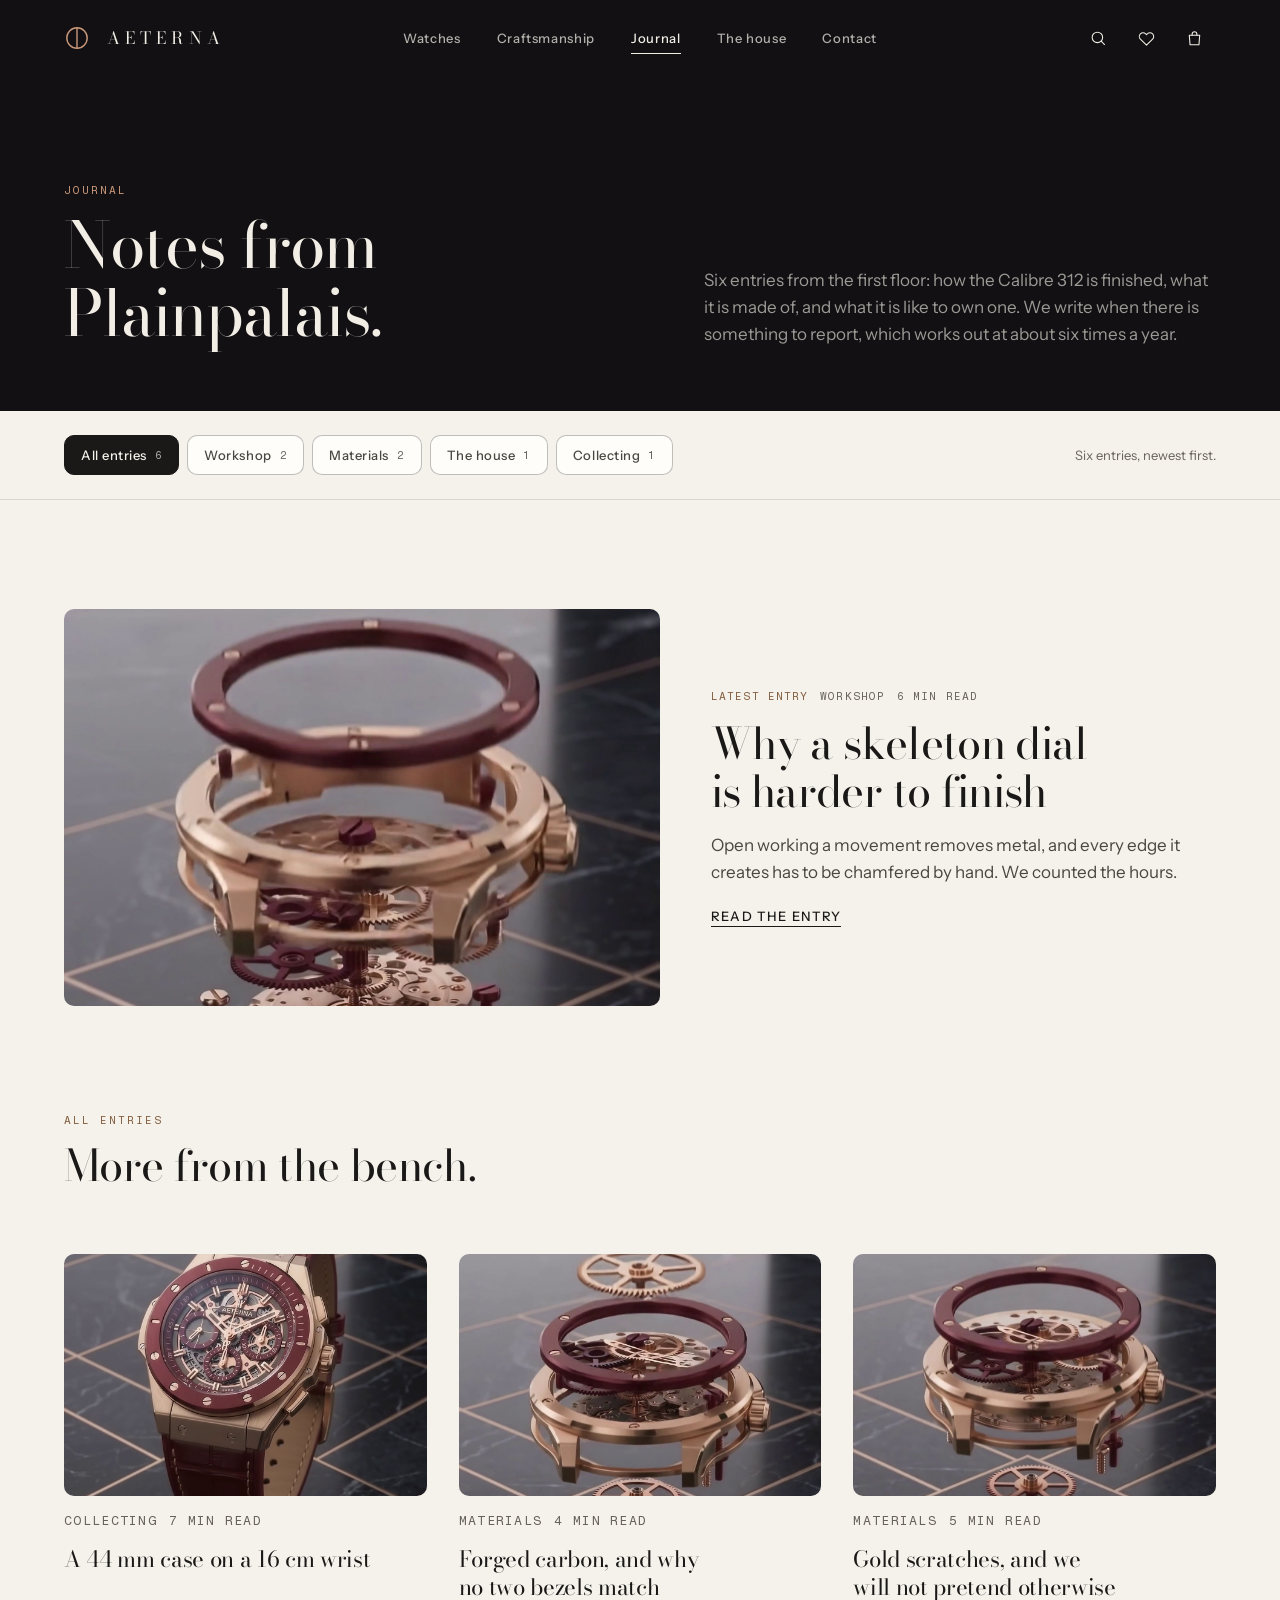
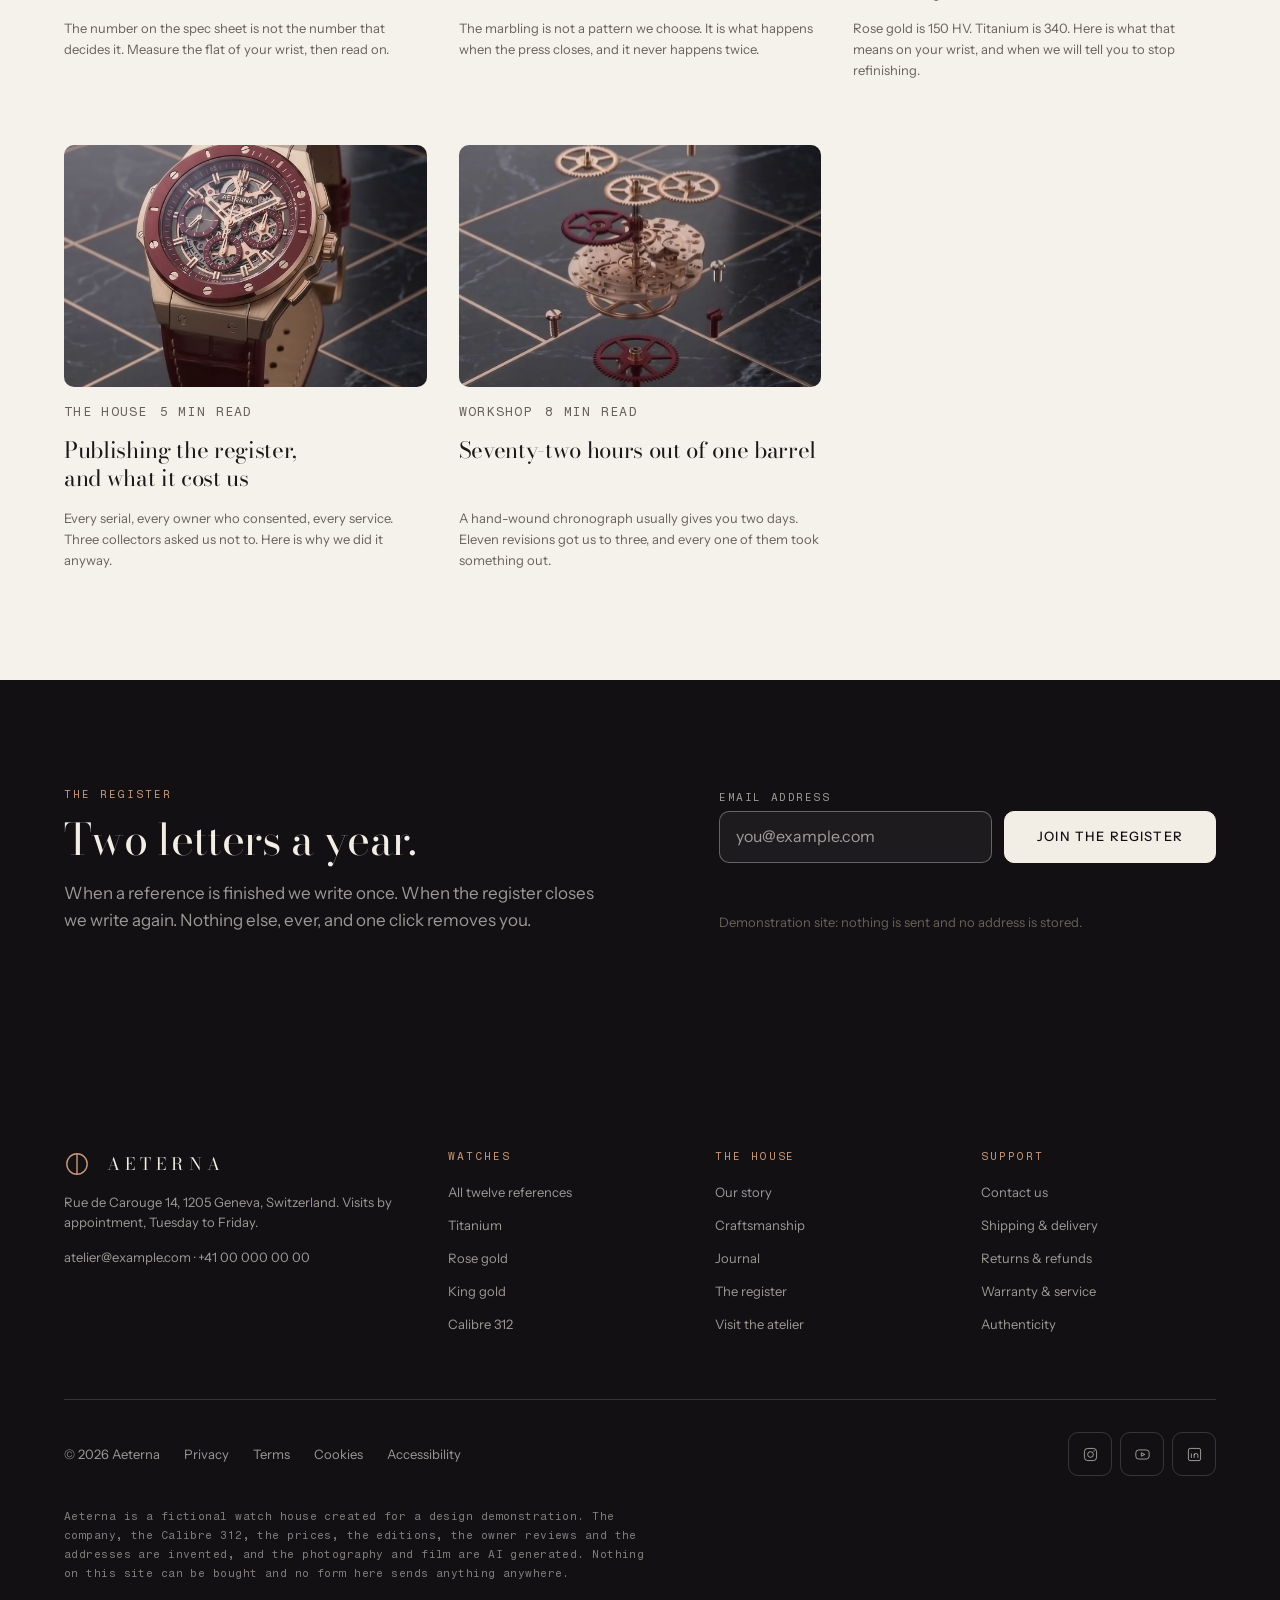
<file: journal.html>
<!DOCTYPE html>
<html lang="en" class="no-js">
<head>
<meta charset="utf-8">
<meta name="viewport" content="width=device-width, initial-scale=1">
<title>Journal | Aeterna — six entries from the bench in Geneva</title>
<meta name="description" content="The Aeterna journal. Six entries from the atelier in Plainpalais: finishing a skeleton dial, forged carbon bezels, the published register, seventy-two hours from one barrel, how gold wears, and whether a 44 mm case fits your wrist.">
<meta name="theme-color" content="#f5f2ec">
<link rel="canonical" href="https://example.com/journal.html">
<meta property="og:site_name" content="Aeterna">
<meta property="og:title" content="Aeterna Journal — notes from the bench">
<meta property="og:description" content="How the Calibre 312 is finished, what it is made of, and what it is like to own. Six entries from the first floor in Plainpalais.">
<meta property="og:type" content="website">
<!-- DEPLOY STEP: replace both absolute URLs below with the live origin before shipping -->
<meta property="og:url" content="https://example.com/journal.html">
<meta property="og:image" content="https://example.com/assets/journal/bench.jpg">
<meta name="twitter:card" content="summary_large_image">
<link rel="icon" href="data:image/svg+xml,%3Csvg xmlns='http://www.w3.org/2000/svg' viewBox='0 0 32 32'%3E%3Crect width='32' height='32' fill='%23f5f2ec'/%3E%3Ccircle cx='16' cy='16' r='10' fill='none' stroke='%238c6544' stroke-width='1.6'/%3E%3Cpath d='M16 4.4v23.2' stroke='%238c6544' stroke-width='1.6'/%3E%3C/svg%3E">
<link rel="preconnect" href="https://fonts.googleapis.com">
<link rel="preconnect" href="https://fonts.gstatic.com" crossorigin>
<link rel="stylesheet" href="assets/site.css">
<link rel="stylesheet" href="assets/editorial.css">
<link rel="stylesheet" href="assets/journal.css">
<!-- Fonts load without blocking first paint; the fallback stack is metric-close. -->
<link rel="stylesheet" media="print" onload="this.media='all'" href="https://fonts.googleapis.com/css2?family=Bodoni+Moda:opsz,wght@6..96,400;6..96,500&family=Instrument+Sans:wght@400;500;600&display=swap">
<noscript><link rel="stylesheet" href="https://fonts.googleapis.com/css2?family=Bodoni+Moda:opsz,wght@6..96,400;6..96,500&family=Instrument+Sans:wght@400;500;600&display=swap"></noscript>
<script>document.documentElement.className='js';window.__aeternaBoot=setTimeout(function c(){if(window.AeternaUI)return;if(document.readyState==='loading'){window.__aeternaBoot=setTimeout(c,400);return;}document.documentElement.classList.remove('js');},2500);addEventListener('pagereveal',function(e){var v=e.viewTransition;if(!v)return;var n=window.navigation&&navigation.activation;if(n?n.navigationType==='traverse':(performance.getEntriesByType('navigation')[0]||{}).type==='back_forward'){v.skipTransition();return;}if(location.hostname==='localhost')v.ready.catch(function(x){console.warn('[aeterna] page transition skipped:',x&&x.message);});});(function(){try{var i=new URLSearchParams(location.search).get('id');if(i)document.documentElement.setAttribute('data-journal-entry',i);}catch(e){}})()</script>
<script type="application/ld+json">
{"@context":"https://schema.org","@type":"Blog","name":"The Aeterna journal","url":"https://example.com/journal.html","inLanguage":"en","description":"Notes from the Aeterna atelier in Geneva on the Calibre 312 and the Chronographe 312.","publisher":{"@type":"Organization","name":"Aeterna","url":"https://example.com/"},"disambiguatingDescription":"Aeterna is a fictional watch house created for a design demonstration. Every entry below is invented for that demonstration.","blogPost":[
{"@type":"BlogPosting","headline":"Why a skeleton dial is harder to finish","url":"https://example.com/journal.html?id=skeleton","image":"https://example.com/assets/journal/bench.jpg","datePublished":"2026-08-19","articleSection":"Workshop","author":{"@type":"Organization","name":"Aeterna"}},
{"@type":"BlogPosting","headline":"A 44 mm case on a 16 cm wrist","url":"https://example.com/journal.html?id=wrist","image":"https://example.com/assets/watch-wide.jpg","datePublished":"2026-07-02","articleSection":"Collecting","author":{"@type":"Organization","name":"Aeterna"}},
{"@type":"BlogPosting","headline":"Forged carbon, and why no two bezels match","url":"https://example.com/journal.html?id=carbon","image":"https://example.com/assets/journal/carbon.jpg","datePublished":"2026-05-14","articleSection":"Materials","author":{"@type":"Organization","name":"Aeterna"}},
{"@type":"BlogPosting","headline":"Gold scratches, and we will not pretend otherwise","url":"https://example.com/journal.html?id=gold","image":"https://example.com/assets/part-04-crown.jpg","datePublished":"2026-03-26","articleSection":"Materials","author":{"@type":"Organization","name":"Aeterna"}},
{"@type":"BlogPosting","headline":"Publishing the register, and what it cost us","url":"https://example.com/journal.html?id=register","image":"https://example.com/assets/journal/register.jpg","datePublished":"2026-01-22","articleSection":"The house","author":{"@type":"Organization","name":"Aeterna"}},
{"@type":"BlogPosting","headline":"Seventy-two hours out of one barrel","url":"https://example.com/journal.html?id=barrel","image":"https://example.com/assets/part-02-wheels.jpg","datePublished":"2025-11-06","articleSection":"Workshop","author":{"@type":"Organization","name":"Aeterna"}}]}
</script>
</head>
<body>
<a class="skip" href="#main">Skip to content</a>

<header class="site-header" data-header="auto">
  <div class="site-header__in">
    <a class="brand" href="index.html" aria-label="Aeterna, home">
      <svg class="brand__mark" viewBox="0 0 24 24" aria-hidden="true"><circle cx="12" cy="12" r="9.4"/><path d="M12 2.6v18.8"/></svg>
      <span class="brand__word">Aeterna</span>
    </a>
    <nav class="nav" aria-label="Primary">
      <a href="collection.html">Watches</a>
      <a href="craftsmanship.html">Craftsmanship</a>
      <a href="journal.html" aria-current="page">Journal</a>
      <a href="about.html">The house</a>
      <a href="contact.html">Contact</a>
      <span class="nav__ind" aria-hidden="true"></span>
    </nav>
    <div class="utils">
      <button class="icon-btn" type="button" data-panel="search-panel" aria-label="Search the collection">
        <svg viewBox="0 0 24 24" aria-hidden="true"><circle cx="10.6" cy="10.6" r="6.6"/><path d="m15.4 15.4 4.2 4.2"/></svg>
      </button>
      <button class="icon-btn" type="button" data-panel="wish-drawer" data-wish-label aria-label="Wishlist, empty">
        <svg viewBox="0 0 24 24" aria-hidden="true"><path d="M12 20.4 4.3 12.8a4.7 4.7 0 0 1 6.7-6.7l1 1 1-1a4.7 4.7 0 0 1 6.7 6.7Z"/></svg>
        <span class="icon-btn__count" data-wish-count data-count="0" aria-hidden="true"></span>
      </button>
      <button class="icon-btn" type="button" data-panel="cart-drawer" data-cart-label aria-label="Bag, empty">
        <svg viewBox="0 0 24 24" aria-hidden="true"><path d="M5.4 7.8h13.2l-1 12.2H6.4Z"/><path d="M9 7.8V6.4a3 3 0 0 1 6 0v1.4"/></svg>
        <span class="icon-btn__count" data-cart-count data-count="0" aria-hidden="true"></span>
      </button>
      <button class="icon-btn nav-toggle" type="button" data-panel="mobile-menu" aria-label="Open menu">
        <svg viewBox="0 0 24 24" aria-hidden="true"><path d="M4 8h16M4 16h16"/></svg>
      </button>
    </div>
  </div>
</header>

<main id="main" tabindex="-1">

  <!-- ================================================= INDEX STATE ====== -->
  <div id="view-index">

    <header class="page-head page-head--night night" data-header-watch>
      <div class="wrap-wide page-head--split">
        <div class="page-head__in">
          <p class="eyebrow">Journal</p>
          <h1 class="h1">Notes from Plainpalais.</h1>
        </div>
        <div class="jhead-side">
          <p class="lede">Six entries from the first floor: how the Calibre 312 is finished, what it is made of, and what it is like to own one. We write when there is something to report, which works out at about six times a year.</p>
        </div>
      </div>
    </header>

    <noscript>
      <div class="jbar-out">
        <p class="wrap-wide jnoscript">Scripts are off, so this page is showing the whole journal: the index first, then all six entries in full, one after another. Every link on it still works, and the category chips below reload the page rather than filtering it in place.</p>
      </div>
    </noscript>

    <div class="jbar-out">
      <div class="wrap-wide jbar" id="journal-filter">
        <nav class="jchips" aria-label="Filter entries by category">
          <a class="chip" href="journal.html" data-cat="" aria-current="page">All entries <span class="chip__n">6</span></a>
          <a class="chip" href="journal.html?cat=workshop" data-cat="workshop">Workshop <span class="chip__n">2</span></a>
          <a class="chip" href="journal.html?cat=materials" data-cat="materials">Materials <span class="chip__n">2</span></a>
          <a class="chip" href="journal.html?cat=house" data-cat="house">The house <span class="chip__n">1</span></a>
          <a class="chip" href="journal.html?cat=collecting" data-cat="collecting">Collecting <span class="chip__n">1</span></a>
        </nav>
        <p class="meta" id="journal-count" role="status">Six entries, newest first.</p>
      </div>
    </div>

    <!-- The lead and the grid are one list under one section rhythm. -->
    <section class="jlead-sec" id="journal-lead-sec" aria-labelledby="lead-h">
      <div class="wrap-wide">
        <article class="jlead reveal" data-cat="workshop">
          <a class="jlead__media" href="journal.html?id=skeleton" tabindex="-1" aria-hidden="true">
            <img src="assets/journal/bench.jpg" alt="" width="1200" height="800" loading="lazy" decoding="async">
          </a>
          <div class="jlead__body">
            <p class="jmeta"><b>Latest entry</b><span>Workshop</span><span>6 min read</span></p>
            <h2 class="h2" id="lead-h"><a href="journal.html?id=skeleton">Why a skeleton dial is harder to finish</a></h2>
            <p class="lede">Open working a movement removes metal, and every edge it creates has to be chamfered by hand. We counted the hours.</p>
            <span class="jlead__cue" aria-hidden="true">Read the entry</span>
          </div>
        </article>
      </div>
    </section>

    <section class="jmore" id="journal-more" aria-labelledby="more-h">
      <div class="wrap-wide">
        <div class="sec-head jmore__head reveal">
          <p class="eyebrow">All entries</p>
          <h2 class="h2" id="more-h">More from the bench.</h2>
        </div>

        <div class="jgrid reveal-group" id="journal-grid">

          <article class="jentry" data-cat="collecting">
            <a class="jentry__media" href="journal.html?id=wrist" tabindex="-1" aria-hidden="true">
              <img src="assets/watch-wide.jpg" alt="" width="1200" height="800" loading="lazy" decoding="async">
            </a>
            <p class="jmeta"><span>Collecting</span><span>7 min read</span></p>
            <h3 class="h3"><a href="journal.html?id=wrist">A 44 mm case on a 16 cm wrist</a></h3>
            <p>The number on the spec sheet is not the number that decides it. Measure the flat of your wrist, then read on.</p>
          </article>

          <article class="jentry" data-cat="materials">
            <a class="jentry__media" href="journal.html?id=carbon" tabindex="-1" aria-hidden="true">
              <img src="assets/journal/carbon.jpg" alt="" width="1200" height="800" loading="lazy" decoding="async">
            </a>
            <p class="jmeta"><span>Materials</span><span>4 min read</span></p>
            <h3 class="h3"><a href="journal.html?id=carbon">Forged carbon, and why no two bezels match</a></h3>
            <p>The marbling is not a pattern we choose. It is what happens when the press closes, and it never happens twice.</p>
          </article>

          <article class="jentry" data-cat="materials">
            <a class="jentry__media" href="journal.html?id=gold" tabindex="-1" aria-hidden="true">
              <img class="is-tall" src="assets/part-04-crown.jpg" alt="" width="920" height="1080" loading="lazy" decoding="async">
            </a>
            <p class="jmeta"><span>Materials</span><span>5 min read</span></p>
            <h3 class="h3"><a href="journal.html?id=gold">Gold scratches, and we will not pretend otherwise</a></h3>
            <p>Rose gold is 150 HV. Titanium is 340. Here is what that means on your wrist, and when we will tell you to stop refinishing.</p>
          </article>

          <article class="jentry" data-cat="house">
            <a class="jentry__media" href="journal.html?id=register" tabindex="-1" aria-hidden="true">
              <img src="assets/journal/register.jpg" alt="" width="1200" height="800" loading="lazy" decoding="async">
            </a>
            <p class="jmeta"><span>The house</span><span>5 min read</span></p>
            <h3 class="h3"><a href="journal.html?id=register">Publishing the register, and what it cost us</a></h3>
            <p>Every serial, every owner who consented, every service. Three collectors asked us not to. Here is why we did it anyway.</p>
          </article>

          <article class="jentry" data-cat="workshop">
            <a class="jentry__media" href="journal.html?id=barrel" tabindex="-1" aria-hidden="true">
              <img class="is-tall" src="assets/part-02-wheels.jpg" alt="" width="920" height="1080" loading="lazy" decoding="async">
            </a>
            <p class="jmeta"><span>Workshop</span><span>8 min read</span></p>
            <h3 class="h3"><a href="journal.html?id=barrel">Seventy-two hours out of one barrel</a></h3>
            <p>A hand-wound chronograph usually gives you two days. Eleven revisions got us to three, and every one of them took something out.</p>
          </article>

        </div>
      </div>
    </section>

    <section class="jmore" id="journal-empty-sec" hidden aria-labelledby="empty-h">
      <div class="wrap">
        <div class="state">
          <p class="h3" id="empty-h">Nothing is filed under &ldquo;<span id="journal-empty-cat"></span>&rdquo;.</p>
          <p class="meta">Four categories carry entries: Workshop, Materials, The house and Collecting.</p>
          <a class="btn btn--secondary" href="journal.html">Show all six entries</a>
        </div>
      </div>
    </section>

  </div>

  <!-- ================================================ UNKNOWN ENTRY ===== -->
  <section class="jmissing" id="view-missing" hidden>
    <div class="wrap">
      <div class="state">
        <h1 class="h3">We could not find that entry.</h1>
        <p class="meta">There is no entry filed as &ldquo;<span id="missing-id"></span>&rdquo;. It may have been an old link, or a typed one.</p>
        <a class="btn btn--secondary" href="journal.html">Back to the journal</a>
      </div>
    </div>
  </section>

  <!-- =============================================== ENTRY: SKELETON ==== -->
  <article class="entry" id="entry-skeleton" data-cat="workshop" data-title="Why a skeleton dial is harder to finish" hidden>
    <header class="page-head page-head--night night">
      <div class="wrap-wide">
        <ol class="crumbs">
          <li><a href="index.html">Home</a></li>
          <li><a href="journal.html">Journal</a></li>
          <li><span aria-current="page">Why a skeleton dial is harder to finish</span></li>
        </ol>
      </div>
      <div class="wrap-wide page-head--split">
        <div class="page-head__in">
          <p class="eyebrow">Workshop &middot; 6 min read</p>
          <h1 class="h1">Why a skeleton dial is harder to finish</h1>
        </div>
        <div class="jhead-side">
          <p class="lede">Open working a movement removes metal, and every edge it creates has to be chamfered by hand. We counted the hours.</p>
          <p class="meta">Published 19 August 2026, Rue de Carouge 14, Geneva.</p>
        </div>
      </div>
    </header>

    <div class="sec-tight">
      <div class="wrap">
        <figure class="figure-wide entry__lead reveal">
          <img src="assets/journal/bench.jpg" alt="A Calibre 312 movement seated in a rose gold case with its bridge screws standing beside it" width="1200" height="800" loading="lazy" decoding="async">
          <figcaption>Photographed before the bridges go down. Every edge visible here is chamfered and polished by hand before the movement is cased.</figcaption>
        </figure>
      </div>
    </div>

    <div class="entry__body">
      <div class="wrap-narrow">
        <div class="prose">
          <p>A solid dial is a lid. It sits over the movement at a fixed height, it hides the going train, and it hides whatever the going train happens to look like. Ours does not. That one decision, taken on paper in 1998 and never revisited, is why a Chronographe 312 spends thirty-one hours in finishing when a closed watch of the same size would spend about nine.</p>

          <h2>What open working takes away</h2>
          <p>Begin with an ordinary dial. One disc of brass, stamped flat, plated, printed, fitted on three feet. It has a face you read and a rim you never study. Two edges, and one of them is under the bezel.</p>
          <p>The 312 dial leaves the mill with fourteen openings in it. Counting the outer rim, the flange and the three counter apertures, that disc now carries ninety-six edges. Below it the bridges are open worked to the same drawing, which adds another hundred and eighteen. Two hundred and fourteen edges on a watch where the closed version had two.</p>
          <p>An edge is not a by-product. It is a surface, it catches light, and left as the cutter left it, it catches light like a saw blade.</p>

          <h2>An anglage is forty-five degrees and a decision</h2>
          <p>Every one of those edges is chamfered at forty-five degrees, filed by hand, then burnished with a boxwood stick and diamantine until it holds a straight line of reflection. On a long run the file does the work in under a minute. The cost is in the corners.</p>
          <p>A rotating tool has a radius. Where two edges meet at an angle tighter than that radius, the tool leaves a curve, and a curve in an inside corner is the clearest sign that nobody's hand was on the part. A file leaves a point. There are eleven interior angles on the chronograph bridge alone, and each one takes a watchmaker between eighteen and forty minutes, under a microscope, with a file that costs less than lunch.</p>

          <p class="pull">A machine can cut a chamfer. It cannot cut a corner. That is the whole argument, and it costs us thirty-one hours a watch.</p>

          <h2>Where the hours go</h2>
          <p>Averaged across the last forty movements through the workshop:</p>
          <ul>
            <li>Bridges and the chronograph cock, 19 hours 10</li>
            <li>Dial flange, the fourteen openings and the chapter ring, 5 hours 40</li>
            <li>Wheels, levers and the column wheel, 4 hours 20</li>
            <li>Screw heads, their slots and their countersinks, 1 hour 50</li>
          </ul>
          <p>The four of us do not work at the same speed and the totals move by an hour either way. King gold runs longest, because a gilded movement returns more light than a rhodium one and shows every hesitation in the stroke. That is most of the reason the lead time on a king gold piece is seven months rather than five.</p>

          <figure>
            <img src="assets/part-03-movement.jpg" alt="The Calibre 312 seen from the dial side, with the chronograph bridge and the going train exposed" width="920" height="1080" loading="lazy" decoding="async">
            <figcaption>The chronograph bridge, second from the top. Eleven interior angles on one part, and none of them can be cut by a machine.</figcaption>
          </figure>

          <h2>What we throw away</h2>
          <p>About one bridge in nine does not survive finishing. A file that skips takes a hundredth of a millimetre off a flat and there is no putting it back, so the part goes into a drawer and the watchmaker starts again on a new blank three days later, which is how long the plating takes.</p>
          <p>We say this out loud because the alternative is to let people believe that hand finishing is a slow, safe process. It is a slow process with a failure rate. That failure rate is most of the reason a titanium reference costs $18,500 rather than half that, and all of the reason we will not quote you four months.</p>

          <h2>Where you can see it</h2>
          <p>On <a href="product.html?ref=frost">Frost</a> most of all. A white dial leaves the movement nowhere to hide: every bridge edge, every screw slot and every jewel setting is on show at arm's length, in daylight, to anybody who asks you the time. It is the reference our own watchmakers wear, which is either confidence or vanity depending on the day.</p>
          <p><a href="product.html?ref=sovereign">Sovereign</a> is the harder test. Its movement is gilded rather than rhodium plated, so the chamfers read gold on gold and a soft corner has no contrast to hide behind.</p>
          <p>If you would rather watch this than read about it, the film on the <a href="craftsmanship.html">craftsmanship page</a> holds on the chronograph bridge for eleven seconds, which is long enough to count the corners yourself.</p>
        </div>
      </div>
    </div>

    <div class="sec-tight">
      <div class="wrap-narrow">
        <nav class="pager" aria-label="More journal entries">
          <a href="journal.html"><span>Journal</span><strong>All six entries</strong></a>
          <a href="journal.html?id=wrist"><span>Older entry</span><strong>A 44 mm case on a 16 cm wrist</strong></a>
        </nav>
      </div>
    </div>

    <section class="sec" aria-labelledby="rail-skeleton-h">
      <div class="wrap-wide">
        <div class="sec-head jrail__head reveal">
          <p class="eyebrow">The collection</p>
          <h2 class="h2" id="rail-skeleton-h">Close to this entry.</h2>
        </div>
        <div class="grid-products grid-products--4 reveal-group" id="rail-skeleton" data-rail="frost,sovereign,glacier,garnet"></div>
        <p class="meta jfallback">References named above: <a href="product.html?ref=frost">Frost</a>, <a href="product.html?ref=sovereign">Sovereign</a>, <a href="product.html?ref=glacier">Glacier</a> and <a href="product.html?ref=garnet">Garnet</a>.</p>
      </div>
    </section>
  </article>

  <!-- ================================================== ENTRY: WRIST ==== -->
  <article class="entry" id="entry-wrist" data-cat="collecting" data-title="A 44 mm case on a 16 cm wrist" hidden>
    <header class="page-head page-head--night night">
      <div class="wrap-wide">
        <ol class="crumbs">
          <li><a href="index.html">Home</a></li>
          <li><a href="journal.html">Journal</a></li>
          <li><span aria-current="page">A 44 mm case on a 16 cm wrist</span></li>
        </ol>
      </div>
      <div class="wrap-wide page-head--split">
        <div class="page-head__in">
          <p class="eyebrow">Collecting &middot; 7 min read</p>
          <h1 class="h1">A 44 mm case on a 16 cm wrist</h1>
        </div>
        <div class="jhead-side">
          <p class="lede">The Chronographe 312 does not fit everybody, and the number on the spec sheet is not the number that decides it. Measure the flat of your wrist, then read on.</p>
          <p class="meta">Published 2 July 2026, Rue de Carouge 14, Geneva.</p>
        </div>
      </div>
    </header>

    <div class="sec-tight">
      <div class="wrap">
        <figure class="figure-wide entry__lead reveal">
          <img src="assets/watch-wide.jpg" alt="A Chronographe 312 in rose gold standing on a dark marble surface, seen from above at an angle" width="1200" height="800" loading="lazy" decoding="async">
          <figcaption>44.0 mm across the bezel, 51.4 mm lug to lug, 12.9 mm thick. Only one of those three settles the question.</figcaption>
        </figure>
      </div>
    </div>

    <div class="entry__body">
      <div class="wrap-narrow">
        <div class="prose">
          <p>The Chronographe 312 is 44 mm across and it does not fit everybody. The measurement that decides whether it fits you is not that one, and you can take the measurement that does in about a minute, with a ruler, right now.</p>

          <h2>The four figures</h2>
          <ul>
            <li>Diameter across the bezel, 44.0 mm</li>
            <li>Lug to lug, the length of the watch along your arm, 51.4 mm</li>
            <li>Thickness, crystal to caseback, 12.9 mm</li>
            <li>Weight on the strap, 112 g in titanium, 168 g in rose gold, 174 g in king gold</li>
          </ul>

          <h2>The one that decides it</h2>
          <p>Lug to lug, against the flat of your wrist.</p>
          <p>Lay a straight ruler across the top of your wrist, where a watch would sit, running along your arm. The flat is the part that stays against the ruler before the wrist curves away on either side. On a wrist of sixteen centimetres around, that flat is usually between 44 and 49 mm.</p>
          <p>The 312 needs 51.4. On most sixteen centimetre wrists it overhangs by two to seven millimetres.</p>
          <p>Overhang on its own is not a verdict. Two millimetres is invisible and you will never feel it. Six or seven is where the lugs stop following the curve of your arm, the case starts to rock when you turn your hand, and the strap has to be pulled tighter than it should be to hold it still. That is the failure, and it is a comfort problem long before it is a looks problem.</p>

          <figure>
            <img src="assets/watches/frost-3.jpg" alt="The case profile of the Frost reference, showing the crown, the two chronograph pushers and the height of the case band" width="572" height="715" loading="lazy" decoding="async">
            <figcaption>The case band and the lugs of a titanium reference. The lugs turn down early, which is what keeps 51.4 mm wearable on a wrist that measures less than that across its flat.</figcaption>
          </figure>

          <h2>Why it photographs smaller than it measures</h2>
          <p>A skeleton dial reads smaller than a solid one of the same diameter. The eye lands on the innermost strong circle, which here is the chapter ring at 35.8 mm, and takes that for the size of the watch. The bezel becomes a frame rather than a face.</p>
          <p>Which is why the 312 looks like a 41 mm watch in a photograph and measures like a 44 mm watch on a ruler. It is a real effect and we did not invent it. It also means that if you have tried a 44 mm watch with a closed dial and found it heavy on the eye, this one will surprise you, and if you found it physically too long, this one will not.</p>

          <h2>Thickness, and the cuff</h2>
          <p>12.9 mm sounds modest until you add the strap. Alligator over vulcanised rubber puts about 4 mm under the case at the lugs, so the stack that has to pass under a shirt cuff is nearer 17 mm.</p>
          <p>A cuff that closes over a dress watch will not close over this. Worth knowing before rather than after, and it is why most owners who wear a suit daily take titanium and wear it over the cuff, or not at all that day.</p>

          <h2>What we do about fit</h2>
          <p>We cut the strap for your wrist. You send a measurement, not a size, and the strap and the clasp position are made to it. If you order a second strap two years later, that measurement is still on file.</p>
          <p>We will also post you a paper template, free, anywhere, before you order anything. It is the outline of the case printed at full size with the lug tips marked. Tape it to your wrist, wear it for a day, and look at it in a mirror rather than down your own arm, because looking down your own arm makes every watch look smaller than it is.</p>
          <p>Then there are thirty days, a full refund and no restocking fee. Wear it properly for those thirty days. A watch that is wrong for a wrist announces itself inside the first week.</p>

          <p class="pull">Six of the eleven watches we have taken back in four years came back over fit. Those six are why the template exists.</p>

          <h2>Which of the twelve wear smallest</h2>
          <p><a href="product.html?ref=glacier">Glacier</a> and <a href="product.html?ref=frost">Frost</a>, both titanium at 112 g, and Frost most of all, because a pale dial reads flatter and shorter than a dark one. <a href="product.html?ref=citrine">Citrine</a> keeps most of its colour on the flange and the counters, which pulls the eye inward for the same reason.</p>
          <p>The heaviest is <a href="product.html?ref=sovereign">Sovereign</a> at 174 g. King gold is a presence on the arm and it is meant to be. Ten people will own one, and if you are one of them you already know whether that is a feature.</p>
          <p>If you want the template, ask for it on the <a href="contact.html">contact page</a> and say which case. Nobody will call you about it.</p>
        </div>
      </div>
    </div>

    <div class="sec-tight">
      <div class="wrap-narrow">
        <nav class="pager" aria-label="More journal entries">
          <a href="journal.html?id=skeleton"><span>Newer entry</span><strong>Why a skeleton dial is harder to finish</strong></a>
          <a href="journal.html?id=carbon"><span>Older entry</span><strong>Forged carbon, and why no two bezels match</strong></a>
        </nav>
      </div>
    </div>

    <section class="sec" aria-labelledby="rail-wrist-h">
      <div class="wrap-wide">
        <div class="sec-head jrail__head reveal">
          <p class="eyebrow">The collection</p>
          <h2 class="h2" id="rail-wrist-h">Close to this entry.</h2>
        </div>
        <div class="grid-products grid-products--4 reveal-group" id="rail-wrist" data-rail="frost,glacier,citrine,sovereign"></div>
        <p class="meta jfallback">References named above: <a href="product.html?ref=frost">Frost</a>, <a href="product.html?ref=glacier">Glacier</a>, <a href="product.html?ref=citrine">Citrine</a> and <a href="product.html?ref=sovereign">Sovereign</a>.</p>
      </div>
    </section>
  </article>

  <!-- ================================================= ENTRY: CARBON ==== -->
  <article class="entry" id="entry-carbon" data-cat="materials" data-title="Forged carbon, and why no two bezels match" hidden>
    <header class="page-head page-head--night night">
      <div class="wrap-wide">
        <ol class="crumbs">
          <li><a href="index.html">Home</a></li>
          <li><a href="journal.html">Journal</a></li>
          <li><span aria-current="page">Forged carbon, and why no two bezels match</span></li>
        </ol>
      </div>
      <div class="wrap-wide page-head--split">
        <div class="page-head__in">
          <p class="eyebrow">Materials &middot; 4 min read</p>
          <h1 class="h1">Forged carbon, and why no two bezels match</h1>
        </div>
        <div class="jhead-side">
          <p class="lede">The marbling is not a pattern we choose. It is what happens when the press closes, and it never happens twice.</p>
          <p class="meta">Published 14 May 2026, Rue de Carouge 14, Geneva.</p>
        </div>
      </div>
    </header>

    <div class="sec-tight">
      <div class="wrap">
        <figure class="figure-wide entry__lead reveal">
          <img src="assets/journal/carbon.jpg" alt="A forged carbon bezel lifted above a rose gold case, with the skeleton dial visible underneath" width="1200" height="800" loading="lazy" decoding="async">
          <figcaption>The bezel comes off in one piece. What you are looking at is a cross-section through a solid block, not a finish applied to a surface.</figcaption>
        </figure>
      </div>
    </div>

    <div class="entry__body">
      <div class="wrap-narrow">
        <div class="prose">
          <p>The bezel on every Chronographe 312 is forged carbon, and the pattern on yours exists on no other watch we have made or will make. That is not a position we took. It is a consequence of how the material is produced, and we could not deliver two matching bezels if somebody paid us to try.</p>

          <h2>It is not woven</h2>
          <p>Carbon fibre as most people picture it is cloth. Tows of filament woven into a sheet, laid into a mould, wetted with resin, cured. The weave is a pattern because somebody chose the weave, and every sheet off that loom looks like every other sheet.</p>
          <p>Forged carbon starts from the same filament and throws the loom away. The tow is chopped into lengths of about twelve millimetres, each length holding roughly twelve thousand filaments, and the chopped tow is mixed loose with epoxy and poured into a steel die shaped like a bezel. Nobody arranges it. It falls where it falls.</p>
          <p>Then the press closes. A hundred and ninety bar, a hundred and fifty degrees, ninety minutes. Under that pressure the loose chips flow, turn, stand on end, lie flat and lock. When the die opens the marbling is already there, set right through a solid blank.</p>

          <h2>Sixty-one percent of it goes on the floor</h2>
          <p>A blank weighs forty-one grams. The finished bezel weighs sixteen. Everything between those two numbers comes off on the mill, in eight operations, which is why the marbling on the flank of a bezel never lines up with the marbling on its face. They are two different slices through the same block.</p>

          <figure>
            <img src="assets/part-06-bezel.jpg" alt="A forged carbon bezel resting above the case, its marbled surface catching the light" width="920" height="1080" loading="lazy" decoding="async">
            <figcaption>Eight milling operations take a forty-one gram blank down to a sixteen gram bezel. The pattern is whatever the cut exposes.</figcaption>
          </figure>

          <h2>What we reject</h2>
          <p>About one blank in five never becomes a bezel. Three faults account for nearly all of it.</p>
          <ul>
            <li>A void. Air trapped between chips shows as a pin-sized grey dot after the second milling operation, and there is no filling it.</li>
            <li>A resin-rich patch. Too little fibre in one area and the surface polishes glassy instead of metallic. It looks wet.</li>
            <li>A chip standing exactly end-on at the top edge. Structurally it is fine. From a metre away it reads as a scratch, so it goes.</li>
          </ul>
          <p>We inspect after milling rather than before, which means paying for machine time on parts we then throw out. Inspecting the blank would be cheaper and would tell us almost nothing, because the fault is usually three tenths of a millimetre below the surface we would be looking at.</p>

          <h2>The blue is resin</h2>
          <p>People assume the blue bezel on <a href="product.html?ref=sovereign">Sovereign</a> is dyed fibre. It is not. The filament is black in every reference we make. The colour sits in the epoxy, in the gaps between the chips, and goes pale exactly where the fibre is densest. Hold a blue bezel in raking light and you are reading a density map.</p>

          <p class="pull">One blank makes one bezel. There is no spare cut from the same block, because there is no same block.</p>

          <h2>The part we would rather not write</h2>
          <p>If you chip a bezel we will replace it, under the five-year warranty or at a fixed price after it, and we can do it in a week. What we cannot do is match it. The new bezel carries a different watch's worth of pattern and it will not look like the photographs of your old one.</p>
          <p>Three owners have asked whether we hold a spare cut from the same blank. We do not. We tell people this before they order rather than after they chip it, which is the only useful order to tell it in.</p>
          <p><a href="product.html?ref=glacier">Glacier</a> shows the material best, on titanium, where there is no gold in the frame to argue with the carbon. <a href="product.html?ref=scarlet">Scarlet</a> is the opposite experiment and works for the opposite reason.</p>
        </div>
      </div>
    </div>

    <div class="sec-tight">
      <div class="wrap-narrow">
        <nav class="pager" aria-label="More journal entries">
          <a href="journal.html?id=wrist"><span>Newer entry</span><strong>A 44 mm case on a 16 cm wrist</strong></a>
          <a href="journal.html?id=gold"><span>Older entry</span><strong>Gold scratches, and we will not pretend otherwise</strong></a>
        </nav>
      </div>
    </div>

    <section class="sec" aria-labelledby="rail-carbon-h">
      <div class="wrap-wide">
        <div class="sec-head jrail__head reveal">
          <p class="eyebrow">The collection</p>
          <h2 class="h2" id="rail-carbon-h">Close to this entry.</h2>
        </div>
        <div class="grid-products grid-products--4 reveal-group" id="rail-carbon" data-rail="sovereign,glacier,scarlet,nocturne"></div>
        <p class="meta jfallback">References named above: <a href="product.html?ref=sovereign">Sovereign</a>, <a href="product.html?ref=glacier">Glacier</a>, <a href="product.html?ref=scarlet">Scarlet</a> and <a href="product.html?ref=nocturne">Nocturne</a>.</p>
      </div>
    </section>
  </article>

  <!-- =================================================== ENTRY: GOLD ==== -->
  <article class="entry" id="entry-gold" data-cat="materials" data-title="Gold scratches, and we will not pretend otherwise" hidden>
    <header class="page-head page-head--night night">
      <div class="wrap-wide">
        <ol class="crumbs">
          <li><a href="index.html">Home</a></li>
          <li><a href="journal.html">Journal</a></li>
          <li><span aria-current="page">Gold scratches, and we will not pretend otherwise</span></li>
        </ol>
      </div>
      <div class="wrap-wide page-head--split">
        <div class="page-head__in">
          <p class="eyebrow">Materials &middot; 5 min read</p>
          <h1 class="h1">Gold scratches, and we will not pretend otherwise</h1>
        </div>
        <div class="jhead-side">
          <p class="lede">Rose gold is softer than the titanium sitting next to it in the same case book. Here is what that means on a wrist, what we do about it, and the point at which we will tell you to stop.</p>
          <p class="meta">Published 26 March 2026, Rue de Carouge 14, Geneva.</p>
        </div>
      </div>
    </header>

    <div class="sec-tight">
      <div class="wrap">
        <figure class="figure-wide entry__lead reveal">
          <img class="is-tall" src="assets/part-04-crown.jpg" alt="A rose gold case band with its knurled crown and pushers, photographed with the movement parts suspended above it" width="920" height="1080" loading="lazy" decoding="async">
          <figcaption>The crown and the left flank of the case band. Almost every mark we see on a returned case is on this side, between eight and ten o'clock.</figcaption>
        </figure>
      </div>
    </div>

    <div class="entry__body">
      <div class="wrap-narrow">
        <div class="prose">
          <p>Rose gold is soft. King gold is a little harder. Both are softer than the titanium sitting beside them in the same case book, and a watch you actually wear will collect marks at a rate set by that fact and by nothing we can say about it.</p>

          <h2>The numbers</h2>
          <p>Vickers hardness, which is a diamond pressed into a surface under a known load and the width of the dent measured afterwards.</p>
          <ul>
            <li>Grade 5 titanium, about 340 HV</li>
            <li>18k king gold, with its five percent platinum, about 185 HV</li>
            <li>18k rose gold, about 150 HV</li>
          </ul>
          <p>So king gold is roughly a quarter harder than rose gold and still around half as hard as titanium. That is the whole story in three lines. Everything below is what those lines mean on an arm.</p>

          <h2>What actually marks a case</h2>
          <p>Not water, not sweat, not sun cream, not the sea. The case is sealed to a hundred metres and the alloy does not care about any of it.</p>
          <p>What marks it is architecture. Door frames, the underside of a desk, the lip of a car door, a metal-toothed zip, the edge of a laptop, and a bracelet or a bangle on the same arm. Almost every scratch we see on a case that comes back is on the left flank of the case band between eight and ten o'clock, which is the part that meets the world when you reach for a handle.</p>

          <h2>What we do about it</h2>
          <p>Every service includes a full case refinish at no charge, for life. Not for five years. For as long as the watch exists, including after it has been sold twice and has nothing to do with the person who bought it new.</p>
          <p>A refinish is not a polish. A polish is a mop and a compound, and it rounds edges. Refinishing a 312 means re-cutting the flats on a stone, re-brushing the top surfaces along their original grain, and leaving the polished bevels alone unless they are damaged, in which case they are re-cut against the same fixture we used the first time.</p>

          <figure>
            <img src="assets/hero-ending.jpg" alt="A finished Chronographe 312 in rose gold on dark marble, lit from one side" width="1200" height="800" loading="lazy" decoding="async">
            <figcaption>A case that has been refinished once looks like this again. A case that has been refinished twelve times looks like this too, and then we have a conversation.</figcaption>
          </figure>

          <h2>The limit we will tell you about</h2>
          <p>A refinish removes between six and nine microns. The bevels have about four tenths of a millimetre of material to give before the geometry softens and the case stops matching the drawing.</p>
          <p>That is roughly twelve refinishes. At our five-year service interval it is sixty years, which is longer than most people plan for and shorter than forever. When your case reaches the twelfth, we will tell you that the next one changes the shape of your watch. Then it is your decision and not ours, and we will do whatever you ask.</p>

          <p class="pull">Twelve refinishes, then a conversation. A house that tells you a case can be polished forever has not counted the microns.</p>

          <h2>Do not do it yourself</h2>
          <p>One cloth with grit in it, used with enthusiasm, will round a bevel that a watchmaker cut in fifty minutes, and it cannot be put back without taking material off the whole flank. If a mark bothers you, send the watch in. If a mark does not bother you, that is the better outcome, and it is the one most long-term owners land on by about year three.</p>

          <h2>Titanium is not a free pass</h2>
          <p>Harder is not immune. Grade 5 marks too, and brushed titanium shows a scratch across the grain more plainly than polished gold shows one along it. Titanium also tends to mark in a thin bright line rather than a soft dent, which some people find worse to look at.</p>
          <p><a href="product.html?ref=umber">Umber</a> is the reference we build for owners who would rather not be asked about their watch, and brown on rose gold hides a light mark better than any other pairing in the collection. <a href="product.html?ref=forest">Forest</a> is close behind it. <a href="product.html?ref=sovereign">Sovereign</a> hides nothing, in king gold, on purpose.</p>
          <p>All three will mark. We would rather you worked out which sort of owner you are during the five months than after them.</p>
        </div>
      </div>
    </div>

    <div class="sec-tight">
      <div class="wrap-narrow">
        <nav class="pager" aria-label="More journal entries">
          <a href="journal.html?id=carbon"><span>Newer entry</span><strong>Forged carbon, and why no two bezels match</strong></a>
          <a href="journal.html?id=register"><span>Older entry</span><strong>Publishing the register, and what it cost us</strong></a>
        </nav>
      </div>
    </div>

    <section class="sec" aria-labelledby="rail-gold-h">
      <div class="wrap-wide">
        <div class="sec-head jrail__head reveal">
          <p class="eyebrow">The collection</p>
          <h2 class="h2" id="rail-gold-h">Close to this entry.</h2>
        </div>
        <div class="grid-products grid-products--4 reveal-group" id="rail-gold" data-rail="umber,forest,sovereign,garnet"></div>
        <p class="meta jfallback">References named above: <a href="product.html?ref=umber">Umber</a>, <a href="product.html?ref=forest">Forest</a>, <a href="product.html?ref=sovereign">Sovereign</a> and <a href="product.html?ref=garnet">Garnet</a>.</p>
      </div>
    </section>
  </article>

  <!-- =============================================== ENTRY: REGISTER ==== -->
  <article class="entry" id="entry-register" data-cat="house" data-title="Publishing the register, and what it cost us" hidden>
    <header class="page-head page-head--night night">
      <div class="wrap-wide">
        <ol class="crumbs">
          <li><a href="index.html">Home</a></li>
          <li><a href="journal.html">Journal</a></li>
          <li><span aria-current="page">Publishing the register, and what it cost us</span></li>
        </ol>
      </div>
      <div class="wrap-wide page-head--split">
        <div class="page-head__in">
          <p class="eyebrow">The house &middot; 5 min read</p>
          <h1 class="h1">Publishing the register, and what it cost us</h1>
        </div>
        <div class="jhead-side">
          <p class="lede">Every serial, every owner who consented, every service. Three collectors asked us not to. Here is why we did it anyway.</p>
          <p class="meta">Published 22 January 2026, Rue de Carouge 14, Geneva.</p>
        </div>
      </div>
    </header>

    <div class="sec-tight">
      <div class="wrap">
        <figure class="figure-wide entry__lead reveal">
          <img src="assets/journal/register.jpg" alt="A finished Chronographe 312 in rose gold with a burgundy skeleton dial, resting on dark marble" width="1200" height="800" loading="lazy" decoding="async">
          <figcaption>Every one of these has a number between 1 and 312, and every number has a row anybody can read.</figcaption>
        </figure>
      </div>
    </div>

    <div class="entry__body">
      <div class="wrap-narrow">
        <div class="prose">
          <p>The Aeterna register is a table with three hundred and twelve rows, one for every watch this house will ever build on the Calibre 312, and anybody can read it. It has been public since January. This is what is in a row, what is deliberately not, and what publishing the thing actually cost.</p>

          <h2>What a row holds</h2>
          <p>The number, from 1 to 312. The reference and the case. The date the movement was cased. The initials of the watchmaker who cased it. The date it left Geneva. Then a service column that grows over the years, one line per visit, with the date and what was done.</p>
          <p>As of this morning: 188 rows delivered, 124 still to build, 31 service entries, 71 rows carrying an owner's name, 6 rows marked withheld and 2 marked stolen.</p>

          <h2>What a row does not hold</h2>
          <p>No name unless the owner asked us to put one there. No address, no country, no city. No price paid, ours or anybody else's. No photograph of an owner's watch, because a serial plus a photograph is most of what somebody needs to build a convincing fake listing.</p>
          <p>The three owners quoted on our home page are numbers 9, 41 and 187. They gave us permission to say so. Most owners have not, and their rows read exactly like everybody else's with the name column empty.</p>

          <h2>Why we did it</h2>
          <p>Because the second-hand market for a small edition runs on claims nobody can check. One of ten. Only four in this colour. The last one available. Those sentences are worth real money and they cost nothing at all to say.</p>
          <p>A register you can read ends that argument in about ten seconds. If a listing says one of ten, you look the number up, and either the register agrees or the listing is wrong. We do not police the market and we have no wish to. We made the facts free and then stopped.</p>

          <figure>
            <img src="assets/story-3.jpg" alt="The finished Chronographe 312 resting on the bench at the end of assembly" width="810" height="1080" loading="lazy" decoding="async">
            <figcaption>The last photograph before a watch is boxed. It is also the moment its row gets a delivery date.</figcaption>
          </figure>

          <h2>What it cost</h2>
          <p>Three collectors asked us not to publish, before we did, in writing. Their objections were reasonable and we would rather set them down properly than paraphrase them into something easy to knock over.</p>
          <p>The first said it would flatten resale. A thin market with no data can be talked upward. A legible one settles. That is probably true. We do not know what these watches will be worth in ten years and we will not pretend to, and a house that promises its watches will appreciate is selling something other than a watch.</p>
          <p>The second said it was a privacy matter. That one we could answer. Names are opt in, they can be removed on a single message, and a withdrawn name leaves the row in place rather than deleting it, so the register never develops holes that look like secrets.</p>
          <p>The third said a public serial list helps thieves. Half right. A serial confirms a watch is genuine, which helps a thief sell one. A serial also makes a stolen watch legible to every buyer with a browser, which costs the thief more than it gains him. We publish a stolen marker within a day of being told, we never lift one without the police reference that cleared it, and the two rows currently carrying that marker have carried it for fourteen months and nine months.</p>
          <p>One of the three cancelled an order. We would rather write that here than leave it out and have somebody find it later.</p>

          <p class="pull">A register you can read ends the argument in ten seconds. That is the entire benefit, and it was worth one cancelled order.</p>

          <h2>Two things we did not expect</h2>
          <p>Owners write to each other. Number 41 and number 118 hold consecutive references in the same case and conducted a long argument by email about <a href="product.html?ref=umber">Umber</a> against <a href="product.html?ref=garnet">Garnet</a>, which they then sent to us, unprompted, as a nine hundred word document. We have read it twice.</p>
          <p>And the service column has turned out to be the most read part of the table. People want to know what breaks. So far the answer is chronograph reset hammers, four of them, every one on a watch that had been dropped. Nobody has ever come back for the barrel or the escapement, which after twenty-eight years is either good engineering or a small sample.</p>
          <p>The register lives on <a href="about.html#register">the house page</a>. It is a plain table, there is no login, and you do not have to own anything to read it.</p>
        </div>
      </div>
    </div>

    <div class="sec-tight">
      <div class="wrap-narrow">
        <nav class="pager" aria-label="More journal entries">
          <a href="journal.html?id=gold"><span>Newer entry</span><strong>Gold scratches, and we will not pretend otherwise</strong></a>
          <a href="journal.html?id=barrel"><span>Older entry</span><strong>Seventy-two hours out of one barrel</strong></a>
        </nav>
      </div>
    </div>

    <section class="sec" aria-labelledby="rail-register-h">
      <div class="wrap-wide">
        <div class="sec-head jrail__head reveal">
          <p class="eyebrow">The collection</p>
          <h2 class="h2" id="rail-register-h">Close to this entry.</h2>
        </div>
        <div class="grid-products grid-products--4 reveal-group" id="rail-register" data-rail="sovereign,umber,lagoon,garnet"></div>
        <p class="meta jfallback">References named above: <a href="product.html?ref=sovereign">Sovereign</a>, <a href="product.html?ref=umber">Umber</a>, <a href="product.html?ref=lagoon">Lagoon</a> and <a href="product.html?ref=garnet">Garnet</a>.</p>
      </div>
    </section>
  </article>

  <!-- ================================================= ENTRY: BARREL ==== -->
  <article class="entry" id="entry-barrel" data-cat="workshop" data-title="Seventy-two hours out of one barrel" hidden>
    <header class="page-head page-head--night night">
      <div class="wrap-wide">
        <ol class="crumbs">
          <li><a href="index.html">Home</a></li>
          <li><a href="journal.html">Journal</a></li>
          <li><span aria-current="page">Seventy-two hours out of one barrel</span></li>
        </ol>
      </div>
      <div class="wrap-wide page-head--split">
        <div class="page-head__in">
          <p class="eyebrow">Workshop &middot; 8 min read</p>
          <h1 class="h1">Seventy-two hours out of one barrel</h1>
        </div>
        <div class="jhead-side">
          <p class="lede">A hand-wound chronograph of this size usually gives you two days. Eleven revisions got us to three, from a single spring, and every one of them took something out.</p>
          <p class="meta">Published 6 November 2025, Rue de Carouge 14, Geneva.</p>
        </div>
      </div>
    </header>

    <div class="sec-tight">
      <div class="wrap">
        <figure class="figure-wide entry__lead reveal">
          <img class="is-tall" src="assets/part-02-wheels.jpg" alt="Wheels of the Calibre 312 going train suspended above an open rose gold case" width="920" height="1080" loading="lazy" decoding="async">
          <figcaption>The going train, lifted out. Everything above the barrel is downstream of one spring and spends what that spring gives it.</figcaption>
        </figure>
      </div>
    </div>

    <div class="entry__body">
      <div class="wrap-narrow">
        <div class="prose">
          <p>A hand-wound chronograph is a machine that spends its own power supply in public. Start the chronograph and you clutch a second gear train onto the first. Amplitude falls, the rate moves, and the reserve you were quoted quietly halves. Most chronographs this size give you two days if you leave the chronograph alone, and rather less if you do not. The Calibre 312 gives seventy-two hours from one barrel, and it took eleven revisions and twenty-one years to get there.</p>

          <h2>One barrel, which is the hard way</h2>
          <p>The easy road to a long reserve is two barrels in series. More spring, more turns, a flatter torque curve, and you pay for it in parts, in height, and in a going train that has to be redrawn to suit. Until 2019 that is exactly what the 312 did.</p>
          <p>Revision eleven took one of them out. The watch gained four hours of reserve, lost 1.1 mm of height and lost nine parts, which is how a chronograph with this many functions ended up thinner than the two-barrel version it replaced.</p>
          <p>The single barrel is 13.6 mm across. The mainspring inside it is 455 mm long, 0.105 mm thick and 1.35 mm high, which is a long spring for that diameter and only possible because the barrel wall is thinner than we would have dared to cut in 1998.</p>

          <h2>Thirty-two half turns</h2>
          <p>From dead stop the crown takes about thirty-two half turns to fill it, which is forty seconds of your morning. You will feel the spring go solid at the end. Stop there. Plenty of automatic barrels carry a slipping bridle that forgives an over-wind. This one does not, because a hand-wound barrel has no reason to slip and the bridle would have cost us torque we needed for hour seventy.</p>

          <figure>
            <img src="assets/story-2.jpg" alt="The Calibre 312 seated in its case with the bridges and wheels exposed" width="810" height="1080" loading="lazy" decoding="async">
            <figcaption>The barrel sits under the bridge at the lower left. One spring, 455 mm of it, and 7.4 turns from empty to solid.</figcaption>
          </figure>

          <h2>The torque curve, and the part we print</h2>
          <p>A mainspring does not deliver evenly. Fully wound it pushes hardest, and the balance swings wide enough that the escapement begins to lose a little to its own geometry. At the far end the spring is nearly spent and amplitude falls off a cliff.</p>
          <p>We regulate the 312 to be at its best between hour four and hour sixty. Inside that window it holds to within a few seconds a day in five positions. Outside it, two things happen that we would rather tell you than have you find out.</p>
          <p>Wound to the stop, the first hour runs a little slow while amplitude settles. And from about hour sixty-eight the rate drifts fast, reaching roughly plus two seconds a day by the time the watch stops.</p>
          <p>Every certificate carries the whole curve, measured on your movement, in five positions, at three states of wind. Not one number. A single number for a mechanical watch is a number somebody chose out of a set, and we would rather hand you the set.</p>

          <p class="pull">Eleven revisions, and not one of them added anything. Each took out a part, or replaced two with one.</p>

          <h2>What the chronograph costs</h2>
          <p>Running the chronograph takes about nine percent of amplitude on a fully wound watch. That is a real cost and it is smaller than it was, because revision four replaced a two-part vertical clutch with a single machined piece and revision seven removed the friction spring on the minute counter altogether.</p>
          <p>That discipline is not a line we invented for a brochure. It is the only thing that kept a 312-part chronograph inside a 12.9 mm case with three days in the barrel. Adding is easy. Every revision meeting since 1998 has started from the question of what can come out.</p>

          <h2>The honest downside</h2>
          <p>You have to wind it. Take it off on Friday evening, reach for it on Tuesday, and it is stopped and you are setting the date. A watch you have to think about is not for everybody, and we would rather say so now than sell you one and hear about it in March.</p>
          <p>There is also a limit no barrel solves. Seventy-two hours is a weekend, not a holiday. If what you want is to leave a watch in a drawer for a fortnight and find it running, we are the wrong house and there is no hard feeling in saying so.</p>
          <p><a href="product.html?ref=glacier">Glacier</a> is where you can watch most of this happen. Its chapter ring is printed rather than applied, which keeps the dial thin enough to show the whole going train and the barrel turning under it. <a href="product.html?ref=lime">Lime</a> is the easiest of the twelve to read at speed, which matters more than it sounds on a watch you are timing something with, and <a href="product.html?ref=frost">Frost</a> shows the barrel most clearly of all.</p>
        </div>
      </div>
    </div>

    <div class="sec-tight">
      <div class="wrap-narrow">
        <nav class="pager" aria-label="More journal entries">
          <a href="journal.html?id=register"><span>Newer entry</span><strong>Publishing the register, and what it cost us</strong></a>
          <a href="journal.html"><span>Journal</span><strong>All six entries</strong></a>
        </nav>
      </div>
    </div>

    <section class="sec" aria-labelledby="rail-barrel-h">
      <div class="wrap-wide">
        <div class="sec-head jrail__head reveal">
          <p class="eyebrow">The collection</p>
          <h2 class="h2" id="rail-barrel-h">Close to this entry.</h2>
        </div>
        <div class="grid-products grid-products--4 reveal-group" id="rail-barrel" data-rail="glacier,lime,frost,ember"></div>
        <p class="meta jfallback">References named above: <a href="product.html?ref=glacier">Glacier</a>, <a href="product.html?ref=lime">Lime</a>, <a href="product.html?ref=frost">Frost</a> and <a href="product.html?ref=ember">Ember</a>.</p>
      </div>
    </section>
  </article>

  <!-- ============================================= NEWSLETTER =========== -->
  <section class="sec news night" id="register" aria-labelledby="news-h">
    <div class="wrap-wide news__grid">
      <div class="sec-head reveal">
        <p class="eyebrow">The register</p>
        <h2 class="h2" id="news-h">Two letters a year.</h2>
        <p class="lede">When a reference is finished we write once. When the register closes we write again. Nothing else, ever, and one click removes you.</p>
      </div>
      <form class="reveal" data-newsletter novalidate>
        <div class="news__row">
          <div class="field">
            <label for="news-email">Email address</label>
            <input id="news-email" name="email" type="email" autocomplete="email" placeholder="you@example.com" required>
          </div>
          <button class="btn btn--primary" type="submit">Join the register</button>
        </div>
        <p class="field-msg" aria-live="polite"></p>
        <p class="field-hint">Demonstration site: nothing is sent and no address is stored.</p>
      </form>
    </div>
  </section>

</main>

<footer class="site-footer">
  <div class="wrap-wide">
    <div class="footer-top">
      <div class="footer-brand">
        <a class="brand" href="index.html" aria-label="Aeterna, home">
          <svg class="brand__mark" viewBox="0 0 24 24" aria-hidden="true"><circle cx="12" cy="12" r="9.4"/><path d="M12 2.6v18.8"/></svg>
          <span class="brand__word">Aeterna</span>
        </a>
        <p class="meta" style="color:var(--night-ink-60)">Rue de Carouge 14, 1205 Geneva, Switzerland. Visits by appointment, Tuesday to Friday.</p>
        <p class="meta" style="color:var(--night-ink-60)"><a href="mailto:atelier@example.com">atelier@example.com</a> &middot; <a href="tel:+41000000000">+41 00 000 00 00</a></p>
      </div>

      <nav class="footer-col" aria-labelledby="f-watches">
        <h2 id="f-watches">Watches</h2>
        <a href="collection.html">All twelve references</a>
        <a href="collection.html?case=titanium">Titanium</a>
        <a href="collection.html?case=rose">Rose gold</a>
        <a href="collection.html?case=king">King gold</a>
        <a href="craftsmanship.html">Calibre 312</a>
      </nav>

      <nav class="footer-col" aria-labelledby="f-house">
        <h2 id="f-house">The house</h2>
        <a href="about.html">Our story</a>
        <a href="craftsmanship.html">Craftsmanship</a>
        <a href="journal.html">Journal</a>
        <a href="about.html#register">The register</a>
        <a href="contact.html">Visit the atelier</a>
      </nav>

      <nav class="footer-col" aria-labelledby="f-support">
        <h2 id="f-support">Support</h2>
        <a href="contact.html">Contact us</a>
        <a href="contact.html#shipping">Shipping &amp; delivery</a>
        <a href="contact.html#returns">Returns &amp; refunds</a>
        <a href="contact.html#warranty">Warranty &amp; service</a>
        <a href="contact.html#authenticity">Authenticity</a>
      </nav>
    </div>

    <div class="footer-bottom">
      <p class="footer-legal">
        <span>&copy; 2026 Aeterna</span>
        <a href="contact.html#privacy">Privacy</a>
        <a href="contact.html#terms">Terms</a>
        <a href="contact.html#cookies">Cookies</a>
        <a href="contact.html#accessibility">Accessibility</a>
      </p>
      <div class="footer-social">
        <a href="contact.html" aria-label="Aeterna on Instagram"><svg viewBox="0 0 24 24" aria-hidden="true"><rect x="3.4" y="3.4" width="17.2" height="17.2" rx="4.6"/><circle cx="12" cy="12" r="4"/><circle cx="17.1" cy="6.9" r="1" fill="currentColor" stroke="none"/></svg></a>
        <a href="contact.html" aria-label="Aeterna on YouTube"><svg viewBox="0 0 24 24" aria-hidden="true"><rect x="2.6" y="5.6" width="18.8" height="12.8" rx="4"/><path d="m10.4 9.6 4.8 2.4-4.8 2.4Z"/></svg></a>
        <a href="contact.html" aria-label="Aeterna on LinkedIn"><svg viewBox="0 0 24 24" aria-hidden="true"><rect x="3.4" y="3.4" width="17.2" height="17.2" rx="2.4"/><path d="M7.6 10.6v6.2M7.6 7.6v.1M11.6 16.8v-6.2M11.6 13.2a2.6 2.6 0 0 1 5.2 0v3.6"/></svg></a>
      </div>
    </div>

    <p class="footer-note">Aeterna is a fictional watch house created for a design demonstration. The company, the Calibre 312, the prices, the editions, the owner reviews and the addresses are invented, and the photography and film are AI generated. Nothing on this site can be bought and no form here sends anything anywhere.</p>
  </div>
</footer>

<!-- ============================================ OVERLAYS ================ -->
<div class="scrim"></div>

<div class="mobile-menu" id="mobile-menu" role="dialog" aria-modal="true" aria-label="Menu">
  <div class="mobile-menu__bar">
    <a class="brand" href="index.html" aria-label="Aeterna, home">
      <svg class="brand__mark" viewBox="0 0 24 24" aria-hidden="true"><circle cx="12" cy="12" r="9.4"/><path d="M12 2.6v18.8"/></svg>
      <span class="brand__word">Aeterna</span>
    </a>
    <button class="icon-btn" type="button" data-panel-close aria-label="Close menu">
      <svg viewBox="0 0 24 24" aria-hidden="true"><path d="M6 6l12 12M18 6 6 18"/></svg>
    </button>
  </div>
  <nav class="mobile-menu__list" aria-label="Primary, mobile">
    <a href="collection.html">Watches <span>12</span></a>
    <a href="craftsmanship.html">Craftsmanship</a>
    <a href="journal.html">Journal</a>
    <a href="about.html">The house</a>
    <a href="contact.html">Contact</a>
  </nav>
  <div class="mobile-menu__foot">
    <a class="btn btn--primary btn--block" href="collection.html">Explore the collection</a>
    <p class="meta"><a href="mailto:atelier@example.com">atelier@example.com</a> &middot; Geneva</p>
  </div>
</div>

<aside class="drawer" id="cart-drawer" role="dialog" aria-modal="true" aria-labelledby="cart-title">
  <div class="drawer__head">
    <h2 class="drawer__title" id="cart-title">Your bag</h2>
    <button class="icon-btn" type="button" data-panel-close aria-label="Close bag">
      <svg viewBox="0 0 24 24" aria-hidden="true"><path d="M6 6l12 12M18 6 6 18"/></svg>
    </button>
  </div>
  <div class="drawer__body" id="cart-items"></div>
  <div class="drawer__foot" id="cart-foot" hidden>
    <dl class="drawer__total"><dt>Total, duties paid</dt><dd id="cart-total">$0</dd></dl>
    <a class="btn btn--primary btn--block" href="contact.html#order">Request this order</a>
    <p class="field-hint">Demonstration site: no payment is taken and nothing is shipped.</p>
  </div>
</aside>

<aside class="drawer" id="wish-drawer" role="dialog" aria-modal="true" aria-labelledby="wish-title">
  <div class="drawer__head">
    <h2 class="drawer__title" id="wish-title">Your wishlist</h2>
    <button class="icon-btn" type="button" data-panel-close aria-label="Close wishlist">
      <svg viewBox="0 0 24 24" aria-hidden="true"><path d="M6 6l12 12M18 6 6 18"/></svg>
    </button>
  </div>
  <div class="drawer__body" id="wish-items"></div>
</aside>

<div class="search-panel" id="search-panel" role="dialog" aria-modal="true" aria-label="Search the collection" data-autofocus="#search-input">
  <div class="search-panel__in">
    <div class="search-panel__row">
      <svg viewBox="0 0 24 24" aria-hidden="true" style="width:22px;height:22px;flex:none;fill:none;stroke:var(--ink-45);stroke-width:1.4"><circle cx="10.6" cy="10.6" r="6.6"/><path d="m15.4 15.4 4.2 4.2"/></svg>
      <label class="sr" for="search-input">Search by reference, case or dial colour</label>
      <input id="search-input" type="search" placeholder="Search by name, reference or colour" autocomplete="off">
      <button class="icon-btn" type="button" data-panel-close aria-label="Close search">
        <svg viewBox="0 0 24 24" aria-hidden="true"><path d="M6 6l12 12M18 6 6 18"/></svg>
      </button>
    </div>
    <p class="meta" id="search-count" aria-live="polite" style="margin-top:var(--s4)"></p>
    <div class="search-results grid-products" id="search-results"></div>
    <div class="search-empty" id="search-empty" hidden>
      <p class="h3">No reference matches &ldquo;<span id="search-term"></span>&rdquo;.</p>
      <p class="meta">Try a colour (green, blue, gold), a case (titanium, rose, king) or a reference number.</p>
      <a class="btn btn--secondary" href="collection.html">Browse all twelve</a>
    </div>
  </div>
</div>

<!-- The journal's own behaviour. It runs before catalogue.js and site.js so the
     right state is in the document before site.js boots, wires the header and
     starts observing entrances. Everything it does is reversible by removing
     it: the markup above is a complete document on its own. -->
<script>
(function () {
'use strict';
var doc = document;
var CATS = { workshop: 'Workshop', materials: 'Materials', house: 'The house', collecting: 'Collecting' };
var WORDS = ['No', 'One', 'Two', 'Three', 'Four', 'Five', 'Six'];
var params;
try { params = new URLSearchParams(location.search); } catch (e) { params = null; }
var id = params ? params.get('id') : null;

/* ---------------------------------------------------------- entry state -- */
var active = id ? doc.getElementById('entry-' + id) : null;
if (id) {
  if (active) {
    active.hidden = false;
    doc.title = active.getAttribute('data-title') + ' | Aeterna Journal';
    var can = doc.querySelector('link[rel=canonical]');
    if (can) can.href = can.href.split('?')[0] + '?id=' + encodeURIComponent(id);
    /* The header goes solid past whichever opener is actually on screen. The
       index opener is display:none in this state, so hand the marker over. */
    var old = doc.querySelector('[data-header-watch]');
    if (old) old.removeAttribute('data-header-watch');
    var head = active.querySelector('.page-head');
    if (head) head.setAttribute('data-header-watch', '');
  } else {
    /* Unknown id: the index stays hidden and the error state takes the page. */
    doc.getElementById('view-missing').hidden = false;
    doc.getElementById('missing-id').textContent = id;
    doc.title = 'Entry not found | Aeterna Journal';
  }
}

/* ------------------------------------------------------ category filter -- */
var bar = doc.getElementById('journal-filter');
if (bar && !id) {
  var chips = Array.prototype.slice.call(bar.querySelectorAll('.chip'));
  var leadSec = doc.getElementById('journal-lead-sec');
  var lead = leadSec.querySelector('.jlead');
  var more = doc.getElementById('journal-more');
  var cards = Array.prototype.slice.call(doc.querySelectorAll('#journal-grid .jentry'));
  var emptySec = doc.getElementById('journal-empty-sec');
  var emptyName = doc.getElementById('journal-empty-cat');
  var out = doc.getElementById('journal-count');

  function apply(cat) {
    var known = !cat || Object.prototype.hasOwnProperty.call(CATS, cat);
    var leadOn = known && (!cat || lead.getAttribute('data-cat') === cat);
    var shown = leadOn ? 1 : 0;
    leadSec.hidden = !leadOn;
    cards.forEach(function (c) {
      var on = known && (!cat || c.getAttribute('data-cat') === cat);
      c.hidden = !on;
      if (on) shown++;
    });
    more.hidden = (shown - (leadOn ? 1 : 0)) === 0;
    emptySec.hidden = shown > 0;
    if (!emptySec.hidden) emptyName.textContent = cat;
    out.textContent = !cat
      ? 'Six entries, newest first.'
      : (WORDS[shown] || shown) + (shown === 1 ? ' entry' : ' entries') +
        (known ? ' in ' + CATS[cat] + '.' : ' under that name.');
    chips.forEach(function (a) {
      if (a.getAttribute('data-cat') === (cat || '')) a.setAttribute('aria-current', 'page');
      else a.removeAttribute('aria-current');
    });
  }

  function current() {
    try { return new URLSearchParams(location.search).get('cat') || ''; } catch (e) { return ''; }
  }

  chips.forEach(function (a) {
    a.addEventListener('click', function (e) {
      if (e.metaKey || e.ctrlKey || e.shiftKey || e.button) return;
      e.preventDefault();
      var cat = a.getAttribute('data-cat');
      if (cat === current()) return;
      history.pushState({ cat: cat }, '', a.getAttribute('href'));
      apply(cat);
    });
  });
  window.addEventListener('popstate', function () { apply(current()); });

  var start = current();
  if (start) apply(start);
}

/* ------------------------------------------------- related rail, on boot --
   AeternaUI.cardHTML is the one card renderer on the site, so the rail on an
   entry is built from it rather than from markup of its own. Only the entry
   being read gets a rail: the other five are display:none. With scripts off
   the .jfallback line under each rail carries the same links as plain text. */
doc.addEventListener('DOMContentLoaded', function () {
  if (!active || !window.AETERNA || !window.AeternaUI) return;
  var host = active.querySelector('[data-rail]');
  if (!host) return;
  var list = host.getAttribute('data-rail').split(',')
    .map(function (s) { return window.AETERNA.bySlug(s.trim()); })
    .filter(Boolean);
  if (list.length) window.AeternaUI.mountCards('#' + host.id, list);
});
})();
</script>
<script src="assets/catalogue.js"></script>
<script src="assets/site.js"></script>
</body>
</html>
</file>
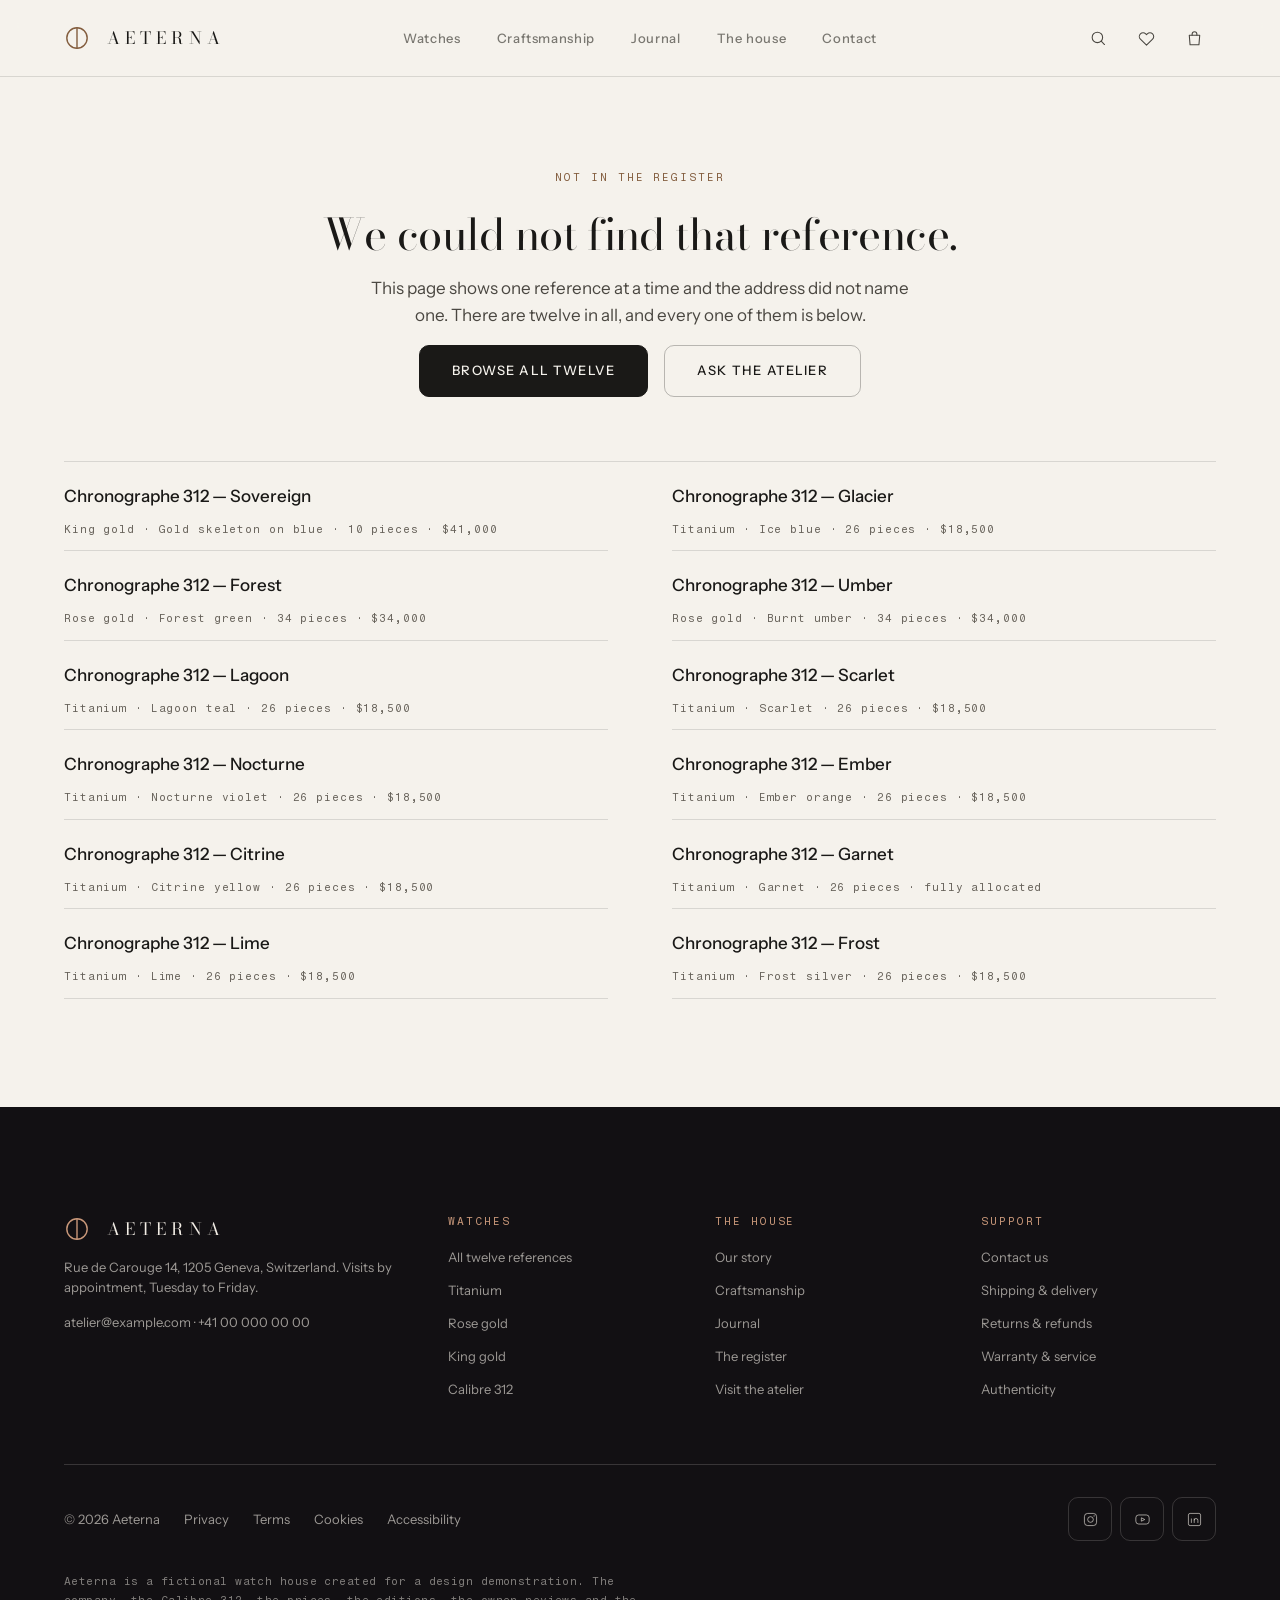
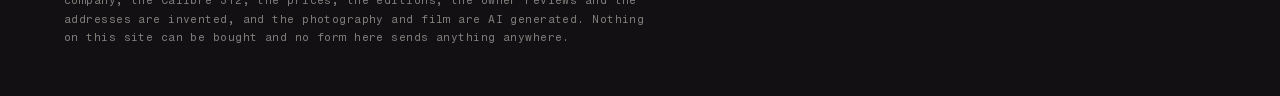
<file: product.html>
<!DOCTYPE html>
<html lang="en" class="no-js">
<head>
<meta charset="utf-8">
<meta name="viewport" content="width=device-width, initial-scale=1">
<title>Chronographe 312, one reference at a time | Aeterna</title>
<meta name="description" content="One page for each of the twelve Chronographe 312 references: four photographs, the case, the dial, the full specification, the ownership terms and what owners wrote. From $18,500 delivered, duties paid.">
<meta name="theme-color" content="#f5f2ec">
<link rel="canonical" href="https://example.com/product.html">
<meta property="og:site_name" content="Aeterna">
<meta property="og:title" content="Chronographe 312 | Aeterna">
<meta property="og:description" content="Twelve references, one movement. 312 parts, 312 pieces, each one numbered.">
<meta property="og:type" content="product">
<!-- DEPLOY STEP: replace both absolute URLs below with the live origin before shipping,
     and the matching ORIGIN constant at the top of assets/product.js -->
<meta property="og:url" content="https://example.com/product.html">
<meta property="og:image" content="https://example.com/assets/watch-wide.jpg">
<meta name="twitter:card" content="summary_large_image">
<link rel="icon" href="data:image/svg+xml,%3Csvg xmlns='http://www.w3.org/2000/svg' viewBox='0 0 32 32'%3E%3Crect width='32' height='32' fill='%23f5f2ec'/%3E%3Ccircle cx='16' cy='16' r='10' fill='none' stroke='%238c6544' stroke-width='1.6'/%3E%3Cpath d='M16 4.4v23.2' stroke='%238c6544' stroke-width='1.6'/%3E%3C/svg%3E">
<link rel="preconnect" href="https://fonts.googleapis.com">
<link rel="preconnect" href="https://fonts.gstatic.com" crossorigin>
<link rel="stylesheet" href="assets/site.css">
<link rel="stylesheet" href="assets/editorial.css">
<link rel="stylesheet" href="assets/product.css">
<!-- Fonts load without blocking first paint; the fallback stack is metric-close. -->
<link rel="stylesheet" media="print" onload="this.media='all'" href="https://fonts.googleapis.com/css2?family=Bodoni+Moda:opsz,wght@6..96,400;6..96,500&family=Instrument+Sans:wght@400;500;600&display=swap">
<noscript><link rel="stylesheet" href="https://fonts.googleapis.com/css2?family=Bodoni+Moda:opsz,wght@6..96,400;6..96,500&family=Instrument+Sans:wght@400;500;600&display=swap"></noscript>
<script>
/* The .js class hides anything that waits for an entrance. If the scripts never
   arrive, that class would leave the page blank, so it removes itself unless
   site.js has booted. It removes only that class -- it used to clear className
   outright, which took every other class on <html> with it -- and site.js
   disarms the timer the moment it boots. It also waits while the document is
   still parsing: the scripts sit at the end of the body, so "still loading"
   means slow, not broken, and tearing the page down to its no-script form
   mid-download was the visible flash this used to cause. */
document.documentElement.className='js';
window.__aeternaBoot=setTimeout(function c(){if(window.AeternaUI)return;
if(document.readyState==='loading'){window.__aeternaBoot=setTimeout(c,400);return;}
document.documentElement.classList.remove('js');},2500);
/* The arriving half of the page transition in site.css 11b. Armed here and not
   in site.js because pagereveal fires at the new document's first rendering
   opportunity, which on a slow connection is before a script at the end of the
   body has run -- a listener added down there misses the event outright.
   Back and forward are excluded on purpose: a traverse restores scroll, and
   craftsmanship's 700svh film and the home hero both paint frame zero until
   their own script boots, so the transition would dissolve into the wrong frame
   and then snap, which reads as a bug. navigation.activation is the reliable
   detector; the timing entry is the fallback for engines without it. */
addEventListener('pagereveal',function(e){var v=e.viewTransition;if(!v)return;
var n=window.navigation&&navigation.activation;
if(n?n.navigationType==='traverse':(performance.getEntriesByType('navigation')[0]||{}).type==='back_forward'){v.skipTransition();return;}
/* Every failure here -- the first-render timeout, a duplicate name, an aborted
   capture -- surfaces only as a rejected promise nobody holds. Say so locally,
   where someone is looking. */
if(location.hostname==='localhost')v.ready.catch(function(x){console.warn('[aeterna] page transition skipped:',x&&x.message);});});
</script>
<script type="application/ld+json">
{"@context":"https://schema.org","@type":"Organization","name":"Aeterna","url":"https://example.com/","description":"Swiss watch house. One movement, twelve references, 312 pieces.","foundingDate":"1948","address":{"@type":"PostalAddress","addressLocality":"Geneva","addressCountry":"CH"},"contactPoint":{"@type":"ContactPoint","contactType":"customer service","email":"atelier@example.com","availableLanguage":["English","French","German"]},"disambiguatingDescription":"Aeterna is a fictional watch house created for a design demonstration."}
</script>
</head>
<body>
<a class="skip" href="#main">Skip to content</a>

<header class="site-header" data-header="auto">
  <div class="site-header__in">
    <a class="brand" href="index.html" aria-label="Aeterna, home">
      <svg class="brand__mark" viewBox="0 0 24 24" aria-hidden="true"><circle cx="12" cy="12" r="9.4"/><path d="M12 2.6v18.8"/></svg>
      <span class="brand__word">Aeterna</span>
    </a>
    <nav class="nav" aria-label="Primary">
      <a href="collection.html">Watches</a>
      <a href="craftsmanship.html">Craftsmanship</a>
      <a href="journal.html">Journal</a>
      <a href="about.html">The house</a>
      <a href="contact.html">Contact</a>
      <span class="nav__ind" aria-hidden="true"></span>
    </nav>
    <div class="utils">
      <button class="icon-btn" type="button" data-panel="search-panel" aria-label="Search the collection">
        <svg viewBox="0 0 24 24" aria-hidden="true"><circle cx="10.6" cy="10.6" r="6.6"/><path d="m15.4 15.4 4.2 4.2"/></svg>
      </button>
      <button class="icon-btn" type="button" data-panel="wish-drawer" data-wish-label aria-label="Wishlist, empty">
        <svg viewBox="0 0 24 24" aria-hidden="true"><path d="M12 20.4 4.3 12.8a4.7 4.7 0 0 1 6.7-6.7l1 1 1-1a4.7 4.7 0 0 1 6.7 6.7Z"/></svg>
        <span class="icon-btn__count" data-wish-count data-count="0" aria-hidden="true"></span>
      </button>
      <button class="icon-btn" type="button" data-panel="cart-drawer" data-cart-label aria-label="Bag, empty">
        <svg viewBox="0 0 24 24" aria-hidden="true"><path d="M5.4 7.8h13.2l-1 12.2H6.4Z"/><path d="M9 7.8V6.4a3 3 0 0 1 6 0v1.4"/></svg>
        <span class="icon-btn__count" data-cart-count data-count="0" aria-hidden="true"></span>
      </button>
      <button class="icon-btn nav-toggle" type="button" data-panel="mobile-menu" aria-label="Open menu">
        <svg viewBox="0 0 24 24" aria-hidden="true"><path d="M4 8h16M4 16h16"/></svg>
      </button>
    </div>
  </div>
</header>

<main id="main" tabindex="-1">

  <!-- The element the shared header watches. It is exactly one header tall, so
       site.js flips the bar to its solid ivory mode from the first pixel, which
       is what this page needs: it opens on paper, not on a dark hero. It also
       does the job of clearing the fixed header. -->
  <div class="pdp__clear" data-header-watch aria-hidden="true"></div>

  <!-- ============================================ NO JAVASCRIPT ========== -->
  <noscript>
    <section class="sec pdp-ns" aria-labelledby="ns-h">
      <div class="wrap-wide">
        <p class="eyebrow">Twelve references</p>
        <h1 class="h2" id="ns-h">This page needs JavaScript.</h1>
        <p class="lede pdp-ns__lede">Every reference is served from this one address and the reference itself is read from the query string, so with scripting switched off we cannot tell which watch you asked for. Here are all twelve with the case, the dial and the price. The links open this same page, so they need scripting too. If you would rather not switch it on, write to <a href="mailto:atelier@example.com">atelier@example.com</a> and we will answer with photographs and the full specification of any reference.</p>

        <ul class="pdp-ns__list">
          <li><a href="product.html?ref=sovereign">Chronographe 312, Sovereign</a><span>King gold &middot; Gold skeleton on blue &middot; 10 pieces &middot; $41,000</span></li>
          <li><a href="product.html?ref=glacier">Chronographe 312, Glacier</a><span>Titanium &middot; Ice blue &middot; 26 pieces &middot; $18,500</span></li>
          <li><a href="product.html?ref=forest">Chronographe 312, Forest</a><span>Rose gold &middot; Forest green &middot; 34 pieces &middot; $34,000</span></li>
          <li><a href="product.html?ref=umber">Chronographe 312, Umber</a><span>Rose gold &middot; Burnt umber &middot; 34 pieces &middot; $34,000</span></li>
          <li><a href="product.html?ref=lagoon">Chronographe 312, Lagoon</a><span>Titanium &middot; Lagoon teal &middot; 26 pieces &middot; $18,500</span></li>
          <li><a href="product.html?ref=scarlet">Chronographe 312, Scarlet</a><span>Titanium &middot; Scarlet &middot; 26 pieces &middot; $18,500</span></li>
          <li><a href="product.html?ref=nocturne">Chronographe 312, Nocturne</a><span>Titanium &middot; Nocturne violet &middot; 26 pieces &middot; $18,500</span></li>
          <li><a href="product.html?ref=ember">Chronographe 312, Ember</a><span>Titanium &middot; Ember orange &middot; 26 pieces &middot; $18,500</span></li>
          <li><a href="product.html?ref=citrine">Chronographe 312, Citrine</a><span>Titanium &middot; Citrine yellow &middot; 26 pieces &middot; $18,500</span></li>
          <li><a href="product.html?ref=garnet">Chronographe 312, Garnet</a><span>Titanium &middot; Garnet &middot; 26 pieces &middot; fully allocated</span></li>
          <li><a href="product.html?ref=lime">Chronographe 312, Lime</a><span>Titanium &middot; Lime &middot; 26 pieces &middot; $18,500</span></li>
          <li><a href="product.html?ref=frost">Chronographe 312, Frost</a><span>Titanium &middot; Frost silver &middot; 26 pieces &middot; $18,500</span></li>
        </ul>

        <p class="flow-row pdp-ns__row">
          <a class="btn btn--primary" href="collection.html">Browse the collection</a>
          <a class="btn btn--secondary" href="contact.html#order">Ask the atelier</a>
        </p>
        <p class="meta">Every price is delivered, duties paid. Five-year transferable warranty, thirty days to change your mind, and every piece numbered in the published register.</p>
      </div>
    </section>
  </noscript>

  <!-- ================================================= REFERENCE ========= -->
  <!-- product.js fills every empty slot below from AETERNA.bySlug(?ref=). The
       structure, the ownership copy and the twelve colourway links are static so
       they are in the source for a crawler and cannot go out of step. -->
  <article class="pdp" id="pdp">

    <div class="wrap-wide">
      <nav class="pdp__crumbs" aria-label="Breadcrumb">
        <ol class="crumbs">
          <li><a href="index.html">Home</a></li>
          <li><a href="collection.html">Watches</a></li>
          <li><span aria-current="page" id="pdp-crumb">Reference</span></li>
        </ol>
      </nav>

      <div class="pdp__top">

        <!-- ------------------------------------------------------ GALLERY -->
        <!-- The plate comes before the rail in the source at every width, because
             the rail sits beside it on wide screens and under it on narrow ones.
             Reading order, visual order and focus order stay the same thing. -->
        <div class="pdp-gal" id="pdp-gal">
          <div class="pdp-gal__stage" id="pdp-stage" role="tabpanel" tabindex="0">
            <div class="pdp-gal__frames" id="pdp-frames"></div>
            <span class="pdp-gal__lens" id="pdp-lens" aria-hidden="true"></span>
            <button class="btn btn--sm btn--secondary pdp-gal__open" type="button" id="pdp-zoom">
              <svg viewBox="0 0 24 24" aria-hidden="true"><circle cx="10.6" cy="10.6" r="6.6"/><path d="m15.4 15.4 4.2 4.2"/><path d="M8 10.6h5.2M10.6 8v5.2"/></svg>
              <span>Zoom</span>
            </button>
          </div>
          <div class="pdp-gal__rail" role="tablist" aria-label="Photographs" id="pdp-rail"></div>
          <p class="pdp-gal__hint">
            <span class="pdp-gal__hint--fine">Hover the photograph to magnify it at 2&times;, or open the full file at 1144 &times; 1430. That is every pixel we have of this reference.</span>
            <span class="pdp-gal__hint--coarse">Tap the photograph to open it at 1144 &times; 1430, then drag to move around it. That is every pixel we have of this reference.</span>
          </p>
        </div>

        <!-- ------------------------------------------------------ BUY BOX -->
        <div class="pdp-buy" id="buy">
          <div class="pdp-buy__id">
            <p class="eyebrow" id="pdp-ref">Chronographe 312</p>
            <h1 class="h1" id="pdp-title">Chronographe 312</h1>
            <p class="lede" id="pdp-tagline"></p>
          </div>

          <div class="pdp-buy__money">
            <p class="pdp-buy__price">
              <span class="pdp-buy__amount" id="pdp-price"></span>
              <span class="pdp-buy__unit">delivered, duties paid</span>
            </p>
            <p class="pdp-buy__avail" id="pdp-avail"><span class="pdp-buy__dot" aria-hidden="true"></span><span id="pdp-avail-text"></span></p>
            <p class="meta" id="pdp-lead"></p>
          </div>

          <p class="body pdp-buy__blurb" id="pdp-case"></p>

          <div class="pdp-ways">
            <h2 class="pdp-ways__h">Twelve dials, one calibre</h2>
            <p class="meta">Every reference carries the same Calibre 312. Only the case and the dial change.</p>
            <div class="pdp-ways__grid" id="pdp-ways">
              <a class="pdp-ways__item" href="product.html?ref=sovereign#buy" data-slug="sovereign"><span class="pdp-ways__dot"></span><span class="pdp-ways__label">Sovereign</span></a>
              <a class="pdp-ways__item" href="product.html?ref=glacier#buy" data-slug="glacier"><span class="pdp-ways__dot"></span><span class="pdp-ways__label">Glacier</span></a>
              <a class="pdp-ways__item" href="product.html?ref=forest#buy" data-slug="forest"><span class="pdp-ways__dot"></span><span class="pdp-ways__label">Forest</span></a>
              <a class="pdp-ways__item" href="product.html?ref=umber#buy" data-slug="umber"><span class="pdp-ways__dot"></span><span class="pdp-ways__label">Umber</span></a>
              <a class="pdp-ways__item" href="product.html?ref=lagoon#buy" data-slug="lagoon"><span class="pdp-ways__dot"></span><span class="pdp-ways__label">Lagoon</span></a>
              <a class="pdp-ways__item" href="product.html?ref=scarlet#buy" data-slug="scarlet"><span class="pdp-ways__dot"></span><span class="pdp-ways__label">Scarlet</span></a>
              <a class="pdp-ways__item" href="product.html?ref=nocturne#buy" data-slug="nocturne"><span class="pdp-ways__dot"></span><span class="pdp-ways__label">Nocturne</span></a>
              <a class="pdp-ways__item" href="product.html?ref=ember#buy" data-slug="ember"><span class="pdp-ways__dot"></span><span class="pdp-ways__label">Ember</span></a>
              <a class="pdp-ways__item" href="product.html?ref=citrine#buy" data-slug="citrine"><span class="pdp-ways__dot"></span><span class="pdp-ways__label">Citrine</span></a>
              <a class="pdp-ways__item" href="product.html?ref=garnet#buy" data-slug="garnet"><span class="pdp-ways__dot"></span><span class="pdp-ways__label">Garnet</span></a>
              <a class="pdp-ways__item" href="product.html?ref=lime#buy" data-slug="lime"><span class="pdp-ways__dot"></span><span class="pdp-ways__label">Lime</span></a>
              <a class="pdp-ways__item" href="product.html?ref=frost#buy" data-slug="frost"><span class="pdp-ways__dot"></span><span class="pdp-ways__label">Frost</span></a>
            </div>
          </div>

          <div class="pdp-buy__actions" id="pdp-actions"></div>

          <ul class="pdp-buy__reassure">
            <li>
              <svg viewBox="0 0 24 24" aria-hidden="true"><path d="M12 2.8 20 6v6.1c0 4.7-3.2 7.8-8 9.1-4.8-1.3-8-4.4-8-9.1V6Z"/><path d="m8.6 12 2.4 2.4 4.4-4.6"/></svg>
              Five-year warranty, transferable with the watch
            </li>
            <li>
              <svg viewBox="0 0 24 24" aria-hidden="true"><path d="M3.4 8.2h11v8.6h-11z"/><path d="M14.4 11.2h3.4l2.8 2.8v2.8h-6.2z"/><circle cx="7.2" cy="18.4" r="1.8"/><circle cx="17.2" cy="18.4" r="1.8"/></svg>
              Insured delivery worldwide, duties paid
            </li>
            <li>
              <svg viewBox="0 0 24 24" aria-hidden="true"><path d="M20 12a8 8 0 1 1-2.6-5.9"/><path d="M20 4.4V9h-4.6"/></svg>
              Thirty days to change your mind, no restocking fee
            </li>
            <li>
              <svg viewBox="0 0 24 24" aria-hidden="true"><circle cx="12" cy="9.4" r="4.6"/><path d="M8.4 13.4 7 21.2l5-2.5 5 2.5-1.4-7.8"/></svg>
              Numbered and entered in the published register
            </li>
          </ul>
        </div>
      </div>
    </div>

    <!-- ---------------------------------------------------------- STORY -->
    <section class="sec pdp-story" aria-labelledby="pdp-story-h">
      <div class="wrap-wide">
        <div class="split-2 pdp-story__grid">
          <div class="reveal">
            <p class="eyebrow">The dial</p>
            <h2 class="h2 pdp-story__h" id="pdp-story-h">Why it looks like this.</h2>
            <div class="prose pdp-story__prose">
              <p id="pdp-story-text"></p>
              <p id="pdp-story-more"></p>
            </div>
          </div>
          <figure class="figure-wide pdp-story__fig">
            <!-- product.js writes the <img> here: the plate is per reference, so a
                 static src would send every visitor after the wrong photograph. -->
            <div class="pdp-story__plate" id="pdp-story-img"></div>
            <figcaption id="pdp-story-cap"></figcaption>
          </figure>
        </div>
      </div>
    </section>

    <!-- ------------------------------------------- SPECS AND OWNERSHIP -->
    <div class="sec pdp-detail">
      <div class="wrap-wide pdp-detail__grid">
        <section aria-labelledby="pdp-spec-h">
          <p class="eyebrow">Every measurement</p>
          <h2 class="h3 pdp-detail__h" id="pdp-spec-h">Specifications</h2>
          <dl class="dl-spec" id="pdp-spec"></dl>
          <p class="meta pdp-detail__foot">Measured on the finished watch, not the drawing. Weight and thickness vary by less than a tenth of a millimetre across an edition.</p>
        </section>

        <section aria-labelledby="pdp-own-h">
          <p class="eyebrow">Before you order</p>
          <h2 class="h3 pdp-detail__h" id="pdp-own-h">Ownership</h2>
          <div class="accordion" id="pdp-own">

            <div class="accordion__item">
              <h3><button class="accordion__btn" type="button" id="own-b1" aria-expanded="false" aria-controls="own-p1">Movement<span class="accordion__ic" aria-hidden="true"></span></button></h3>
              <div class="accordion__panel" id="own-p1" aria-labelledby="own-b1"><div>
                <p>Calibre 312, hand wound. There is no rotor, so you wind it: about thirty turns of the crown on a Monday morning gives you seventy-two hours. It runs at 4 Hz, 28,800 beats an hour, on 312 parts and 37 jewels. Every bridge edge is chamfered and black polished by hand, including the edges behind the dial that only a watchmaker will ever see.</p>
                <p>The calibre was drawn in 1998 and revised eleven times. Every revision took out a part or replaced two with one. Nothing has ever been added, which is how a chronograph with this many functions still runs seventy-two hours on one barrel.</p>
              </div></div>
            </div>

            <div class="accordion__item">
              <h3><button class="accordion__btn" type="button" id="own-b2" aria-expanded="false" aria-controls="own-p2">Materials and finishing<span class="accordion__ic" aria-hidden="true"></span></button></h3>
              <div class="accordion__panel" id="own-p2" aria-labelledby="own-b2"><div>
                <p>The case is 44 mm across and 12.9 mm thick, milled from a solid billet in eleven operations. Titanium is grade 5, brushed by hand. Rose gold and king gold are cast in our own foundry and hallmarked inside the caseback, with no plating anywhere on the watch. The bezel is forged carbon, and because the marbling is whatever happens when the press closes, no two bezels are the same.</p>
                <p>Gold scratches. Titanium hides a knock, gold shows you where it has been. Every service includes a full case refinish at no charge, for life, which is our answer to that rather than a promise it will not happen.</p>
              </div></div>
            </div>

            <div class="accordion__item">
              <h3><button class="accordion__btn" type="button" id="own-b3" aria-expanded="false" aria-controls="own-p3">Shipping and delivery<span class="accordion__ic" aria-hidden="true"></span></button></h3>
              <div class="accordion__panel" id="own-p3" aria-labelledby="own-b3"><div>
                <p>Each watch is built to order. Reckon on about five months, or seven for king gold, and you get a date in the first week rather than a range. Photographs come from the bench at three stages, and one of us telephones the day the movement is cased.</p>
                <p>Delivery is free worldwide, fully insured, and signed for by you or by nobody. Duties and taxes are inside the price, so nothing is asked for at the door. We ship Tuesday to Thursday so that no watch sits in a depot over a weekend.</p>
              </div></div>
            </div>

            <div class="accordion__item">
              <h3><button class="accordion__btn" type="button" id="own-b4" aria-expanded="false" aria-controls="own-p4">Returns and exchanges<span class="accordion__ic" aria-hidden="true"></span></button></h3>
              <div class="accordion__panel" id="own-p4" aria-labelledby="own-b4"><div>
                <p>Thirty days from the day it arrives. Full refund, no restocking fee, and we do not ask for a reason. Send it back in the delivery box with the insured label we email you.</p>
                <p>If we cut the strap to your wrist we replace it before resale at our own cost, so a sized strap is never a reason you cannot return a watch. An exchange to another reference keeps your place in the register wherever the edition still has room.</p>
              </div></div>
            </div>

            <div class="accordion__item">
              <h3><button class="accordion__btn" type="button" id="own-b5" aria-expanded="false" aria-controls="own-p5">Warranty and service<span class="accordion__ic" aria-hidden="true"></span></button></h3>
              <div class="accordion__panel" id="own-p5" aria-labelledby="own-b5"><div>
                <p>Five years on the movement and the case, transferable, so the warranty follows the watch rather than the first owner. Water resistance is 100 metres and we re-test the seals at every service.</p>
                <p>Service falls due about every six years. The price is fixed and printed on your certificate the day the watch ships, in the currency you paid, and it includes the case refinish. Work done elsewhere does not void anything, though we will want to read the paperwork before we sign the register again.</p>
              </div></div>
            </div>

            <div class="accordion__item">
              <h3><button class="accordion__btn" type="button" id="own-b6" aria-expanded="false" aria-controls="own-p6">Authenticity and the register<span class="accordion__ic" aria-hidden="true"></span></button></h3>
              <div class="accordion__panel" id="own-p6" aria-labelledby="own-b6"><div>
                <p>Every watch is numbered inside the caseback and recorded in the house register, which we publish. An owner, a dealer or an auction house can look up a serial and read the reference, the assembly date, the watchmaker who signed it and every service since.</p>
                <p>One of our four watchmakers is assigned to your watch and stays with it for as long as you own it. You get their name and their direct line, printed on the certificate beside the serial. If a watch reaches us that is not in the register we will say so in writing, at no charge.</p>
              </div></div>
            </div>

          </div>
        </section>
      </div>
    </div>

    <!-- -------------------------------------------------------- REVIEWS -->
    <section class="sec pdp-reviews" aria-labelledby="pdp-rev-h">
      <div class="wrap-wide">
        <div class="pdp-reviews__head">
          <div class="sec-head">
            <p class="eyebrow">Owners</p>
            <h2 class="h2" id="pdp-rev-h">What owners wrote.</h2>
            <div class="pdp-reviews__summary" id="pdp-rev-summary"></div>
          </div>
          <ul class="pdp-dist" id="pdp-rev-dist"></ul>
        </div>
        <div class="pdp-reviews__grid reveal-group" id="pdp-rev-grid"></div>
        <p class="meta pdp-reviews__note">Every owner here bought from us directly and agreed to be named next to their serial. The reviews on this demonstration site are invented, like the watches.</p>
      </div>
    </section>

    <!-- -------------------------------------------------------- RELATED -->
    <section class="sec sec-tight pdp-related" aria-labelledby="pdp-rel-h">
      <div class="wrap-wide">
        <div class="pdp-related__head">
          <div class="sec-head">
            <p class="eyebrow">Nearest references</p>
            <h2 class="h2" id="pdp-rel-h">Closest to this one.</h2>
          </div>
          <a class="btn btn--ghost" href="collection.html">All twelve references</a>
        </div>
        <div class="grid-products reveal-group" id="pdp-related"></div>
      </div>
    </section>

  </article>
</main>

<footer class="site-footer">
  <div class="wrap-wide">
    <div class="footer-top">
      <div class="footer-brand">
        <a class="brand" href="index.html" aria-label="Aeterna, home">
          <svg class="brand__mark" viewBox="0 0 24 24" aria-hidden="true"><circle cx="12" cy="12" r="9.4"/><path d="M12 2.6v18.8"/></svg>
          <span class="brand__word">Aeterna</span>
        </a>
        <p class="meta" style="color:var(--night-ink-60)">Rue de Carouge 14, 1205 Geneva, Switzerland. Visits by appointment, Tuesday to Friday.</p>
        <p class="meta" style="color:var(--night-ink-60)"><a href="mailto:atelier@example.com">atelier@example.com</a> &middot; <a href="tel:+41000000000">+41 00 000 00 00</a></p>
      </div>

      <nav class="footer-col" aria-labelledby="f-watches">
        <h2 id="f-watches">Watches</h2>
        <a href="collection.html">All twelve references</a>
        <a href="collection.html?case=titanium">Titanium</a>
        <a href="collection.html?case=rose">Rose gold</a>
        <a href="collection.html?case=king">King gold</a>
        <a href="craftsmanship.html">Calibre 312</a>
      </nav>

      <nav class="footer-col" aria-labelledby="f-house">
        <h2 id="f-house">The house</h2>
        <a href="about.html">Our story</a>
        <a href="craftsmanship.html">Craftsmanship</a>
        <a href="journal.html">Journal</a>
        <a href="about.html#register">The register</a>
        <a href="contact.html">Visit the atelier</a>
      </nav>

      <nav class="footer-col" aria-labelledby="f-support">
        <h2 id="f-support">Support</h2>
        <a href="contact.html">Contact us</a>
        <a href="contact.html#shipping">Shipping &amp; delivery</a>
        <a href="contact.html#returns">Returns &amp; refunds</a>
        <a href="contact.html#warranty">Warranty &amp; service</a>
        <a href="contact.html#authenticity">Authenticity</a>
      </nav>
    </div>

    <div class="footer-bottom">
      <p class="footer-legal">
        <span>&copy; 2026 Aeterna</span>
        <a href="contact.html#privacy">Privacy</a>
        <a href="contact.html#terms">Terms</a>
        <a href="contact.html#cookies">Cookies</a>
        <a href="contact.html#accessibility">Accessibility</a>
      </p>
      <div class="footer-social">
        <a href="contact.html" aria-label="Aeterna on Instagram"><svg viewBox="0 0 24 24" aria-hidden="true"><rect x="3.4" y="3.4" width="17.2" height="17.2" rx="4.6"/><circle cx="12" cy="12" r="4"/><circle cx="17.1" cy="6.9" r="1" fill="currentColor" stroke="none"/></svg></a>
        <a href="contact.html" aria-label="Aeterna on YouTube"><svg viewBox="0 0 24 24" aria-hidden="true"><rect x="2.6" y="5.6" width="18.8" height="12.8" rx="4"/><path d="m10.4 9.6 4.8 2.4-4.8 2.4Z"/></svg></a>
        <a href="contact.html" aria-label="Aeterna on LinkedIn"><svg viewBox="0 0 24 24" aria-hidden="true"><rect x="3.4" y="3.4" width="17.2" height="17.2" rx="2.4"/><path d="M7.6 10.6v6.2M7.6 7.6v.1M11.6 16.8v-6.2M11.6 13.2a2.6 2.6 0 0 1 5.2 0v3.6"/></svg></a>
      </div>
    </div>

    <p class="footer-note">Aeterna is a fictional watch house created for a design demonstration. The company, the Calibre 312, the prices, the editions, the owner reviews and the addresses are invented, and the photography and film are AI generated. Nothing on this site can be bought and no form here sends anything anywhere.</p>
  </div>
</footer>

<!-- ============================================ OVERLAYS ================ -->
<div class="scrim"></div>

<div class="mobile-menu" id="mobile-menu" role="dialog" aria-modal="true" aria-label="Menu">
  <div class="mobile-menu__bar">
    <a class="brand" href="index.html" aria-label="Aeterna, home">
      <svg class="brand__mark" viewBox="0 0 24 24" aria-hidden="true"><circle cx="12" cy="12" r="9.4"/><path d="M12 2.6v18.8"/></svg>
      <span class="brand__word">Aeterna</span>
    </a>
    <button class="icon-btn" type="button" data-panel-close aria-label="Close menu">
      <svg viewBox="0 0 24 24" aria-hidden="true"><path d="M6 6l12 12M18 6 6 18"/></svg>
    </button>
  </div>
  <nav class="mobile-menu__list" aria-label="Primary, mobile">
    <a href="collection.html">Watches <span>12</span></a>
    <a href="craftsmanship.html">Craftsmanship</a>
    <a href="journal.html">Journal</a>
    <a href="about.html">The house</a>
    <a href="contact.html">Contact</a>
  </nav>
  <div class="mobile-menu__foot">
    <a class="btn btn--primary btn--block" href="collection.html">Explore the collection</a>
    <p class="meta"><a href="mailto:atelier@example.com">atelier@example.com</a> &middot; Geneva</p>
  </div>
</div>

<aside class="drawer" id="cart-drawer" role="dialog" aria-modal="true" aria-labelledby="cart-title">
  <div class="drawer__head">
    <h2 class="drawer__title" id="cart-title">Your bag</h2>
    <button class="icon-btn" type="button" data-panel-close aria-label="Close bag">
      <svg viewBox="0 0 24 24" aria-hidden="true"><path d="M6 6l12 12M18 6 6 18"/></svg>
    </button>
  </div>
  <div class="drawer__body" id="cart-items"></div>
  <div class="drawer__foot" id="cart-foot" hidden>
    <dl class="drawer__total"><dt>Total, duties paid</dt><dd id="cart-total">$0</dd></dl>
    <a class="btn btn--primary btn--block" href="contact.html#order">Request this order</a>
    <p class="field-hint">Demonstration site: no payment is taken and nothing is shipped.</p>
  </div>
</aside>

<aside class="drawer" id="wish-drawer" role="dialog" aria-modal="true" aria-labelledby="wish-title">
  <div class="drawer__head">
    <h2 class="drawer__title" id="wish-title">Your wishlist</h2>
    <button class="icon-btn" type="button" data-panel-close aria-label="Close wishlist">
      <svg viewBox="0 0 24 24" aria-hidden="true"><path d="M6 6l12 12M18 6 6 18"/></svg>
    </button>
  </div>
  <div class="drawer__body" id="wish-items"></div>
</aside>

<div class="search-panel" id="search-panel" role="dialog" aria-modal="true" aria-label="Search the collection" data-autofocus="#search-input">
  <div class="search-panel__in">
    <div class="search-panel__row">
      <svg viewBox="0 0 24 24" aria-hidden="true" style="width:22px;height:22px;flex:none;fill:none;stroke:var(--ink-45);stroke-width:1.4"><circle cx="10.6" cy="10.6" r="6.6"/><path d="m15.4 15.4 4.2 4.2"/></svg>
      <label class="sr" for="search-input">Search by reference, case or dial colour</label>
      <input id="search-input" type="search" placeholder="Search by name, reference or colour" autocomplete="off">
      <button class="icon-btn" type="button" data-panel-close aria-label="Close search">
        <svg viewBox="0 0 24 24" aria-hidden="true"><path d="M6 6l12 12M18 6 6 18"/></svg>
      </button>
    </div>
    <p class="meta" id="search-count" aria-live="polite" style="margin-top:var(--s4)"></p>
    <div class="search-results grid-products" id="search-results"></div>
    <div class="search-empty" id="search-empty" hidden>
      <p class="h3">No reference matches &ldquo;<span id="search-term"></span>&rdquo;.</p>
      <p class="meta">Try a colour (green, blue, gold), a case (titanium, rose, king) or a reference number.</p>
      <a class="btn btn--secondary" href="collection.html">Browse all twelve</a>
    </div>
  </div>
</div>

<!-- Page-scoped overlay: the zoom. Driven by AeternaUI.openPanelEl, so it gets
     the same scrim, focus trap, Escape and focus return as the drawers. The
     1144 x 1430 file is only fetched when someone asks for it. -->
<div class="zoomer night" id="zoom-lightbox" role="dialog" aria-modal="true" aria-labelledby="zoom-title">
  <div class="zoomer__bar">
    <div class="zoomer__meta">
      <p class="zoomer__title" id="zoom-title">Zoom</p>
      <p class="meta" id="zoom-note">1144 &times; 1430, the largest file we hold of this reference. Drag or scroll to move around it.</p>
    </div>
    <button class="icon-btn" type="button" data-panel-close aria-label="Close zoom">
      <svg viewBox="0 0 24 24" aria-hidden="true"><path d="M6 6l12 12M18 6 6 18"/></svg>
    </button>
  </div>
  <!-- product.js writes the <img> in here the first time someone opens the zoom,
       so the 1144 x 1430 file is never fetched by a visitor who did not ask. -->
  <div class="zoomer__stage" id="zoom-stage" tabindex="0" aria-label="Zoomed photograph. Use the arrow keys to move around it."></div>
</div>

<script src="assets/catalogue.js"></script>
<script src="assets/site.js"></script>
<script src="assets/product.js"></script>
</body>
</html>
</file>
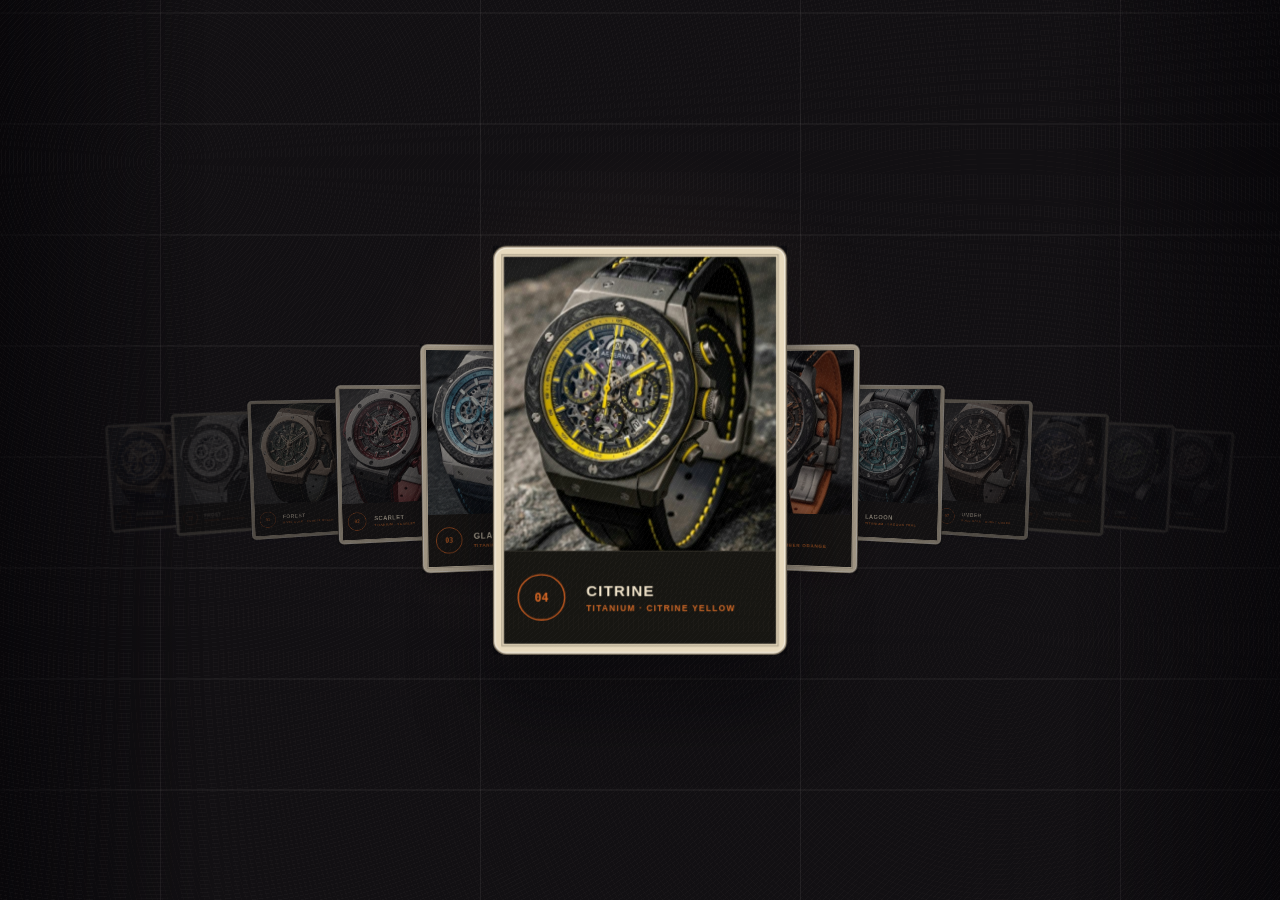
<file: assets/collection-filmstrip.html>
<!doctype html>
<html lang="en">
<head>
  <meta charset="utf-8">
  <meta name="viewport" content="width=device-width, initial-scale=1">
  <meta name="robots" content="noindex">
  <meta name="theme-color" content="#121013">
  <title>Aeterna collection filmstrip</title>
  <!-- site change: the caseback is set in the house faces. Same URL as the
       pages, so it is warm in the cache by the time the deck is started, and
       it loads without blocking the frame's first paint. -->
  <link rel="preconnect" href="https://fonts.gstatic.com" crossorigin>
  <link rel="stylesheet" media="print" onload="this.media='all'"
        href="https://fonts.googleapis.com/css2?family=Bodoni+Moda:opsz,wght@6..96,400;6..96,500&family=Instrument+Sans:wght@400;500;600&display=swap">
  <style>
    /* site change: the deck reads at night now. Every colour here is a literal --
       this document is a separate origin in a sandboxed frame and has none of the
       site's custom properties. Night tokens mirrored by hand from site.css:
       --night #121013, --night-2 #1b181c, --night-ink #f2ede5,
       --night-ink-60 rgba(242,237,229,.62), --brass-lite #c9987a. */
    :root {
      color-scheme: dark;
      font-family: "Arial Narrow", "Helvetica Neue", Arial, sans-serif;
      background: #121013;
    }

    * {
      box-sizing: border-box;
    }

    html,
    body {
      width: 100%;
      height: 100%;
      margin: 0;
      overflow: hidden;
      background: #121013;
    }

    body {
      user-select: none;
      -webkit-tap-highlight-color: transparent;
    }

    button {
      font: inherit;
    }

    .stage {
      --pointer-x: 50%;
      --veil: 0;                       /* 0 browsing, 1 reading a caseback */
      position: relative;
      width: 100%;
      height: 100%;
      min-height: 440px;
      overflow: hidden;
      isolation: isolate;
      perspective: 1450px;
      cursor: ew-resize;
      touch-action: none;
      background:
        /* The reading veil, and it has to be a BACKGROUND LAYER. .stage is an
           isolated stacking context, .deck is z-index 2 and the two overlays are 5
           and 4, so no overlay element can darken the ground without also covering
           the turned card. Background layers always paint behind content. */
        linear-gradient(rgba(5, 4, 7, calc(var(--veil) * 0.58)), rgba(5, 4, 7, calc(var(--veil) * 0.58))),
        /* the sprocket scribe and the perforation rule: same geometry, inverted ink */
        linear-gradient(90deg, rgba(242, 237, 229, 0.07) 1px, transparent 1px) 50% 0 / 25% 100%,
        repeating-linear-gradient(
          0deg,
          transparent 0,
          transparent 109px,
          rgba(242, 237, 229, 0.09) 110px,
          transparent 111px
        ),
        /* the pointer lamp. The authored rgba(255,246,220,.78) blows out on night,
           so it becomes brass at .13: light falling across the stock, not a glow. */
        radial-gradient(
          circle at var(--pointer-x) 48%,
          rgba(201, 152, 122, calc(0.13 * (1 - var(--veil) * 0.8))),
          transparent 36%
        ),
        #121013;
    }

    .stage.is-reading { cursor: default; }

    .stage::before {
      content: "";
      position: absolute;
      inset: 0;
      z-index: 5;
      pointer-events: none;
      /* mix-blend-mode:multiply returned #121013 on night: the grain vanished
         silently. Screen makes the same two speckle layers read as dust on stock. */
      /* site change: this sits ABOVE the cards (z-index 5 against the deck's 2),
     so any of it left while a caseback is up lands on the type as speckle and
     reads as blur. It goes fully off while reading, and returns with the strip. */
  opacity: calc(0.2 * (1 - var(--veil)));
      background:
        repeating-radial-gradient(circle at 12% 18%, rgba(242, 237, 229, 0.12) 0 0.5px, transparent 0.7px 4px),
        repeating-radial-gradient(circle at 78% 71%, rgba(201, 152, 122, 0.1) 0 0.5px, transparent 0.8px 5px);
      mix-blend-mode: screen;
    }

    .stage::after {
      content: "";
      position: absolute;
      inset: 0;
      z-index: 4;
      pointer-events: none;
      /* the authored rgba(84,58,29,.19) is warmer and LIGHTER than #121013, so on
         night it lit the frame edges instead of swallowing them */
      background: linear-gradient(
        90deg,
        rgba(4, 3, 6, 0.66),
        transparent 16%,
        transparent 84%,
        rgba(4, 3, 6, 0.66)
      );
    }

    .deck {
      position: absolute;
      inset: 0;
      z-index: 2;
      transform-style: preserve-3d;
    }

    /* site change: .card is a transform carrier and nothing else now, and the two
       faces are its children. FOUR grouping properties used to sit on this rule and
       each one forces used transform-style to flat on its own (CSS Transforms 2),
       so the faces could never separate in depth: overflow:hidden, the opacity and
       filter entries of will-change, and the loop's own per-frame writes of
       card.style.opacity (always below 1, because the phase is an eased lerp that
       never quite arrives) and card.style.filter (blur(0px) is not none).
       The loop writes --dim and --fx instead; custom properties do not group, and
       the faces consume them.
       DO NOT put overflow, opacity, filter, clip-path, mask, contain:paint,
       isolation or mix-blend-mode back here, and do not widen will-change: the turn
       goes flat silently, with no error anywhere. */
    .card {
      --focus: 0;
      --dim: 1;
      --fx: none;
      --dial: #766a58;                 /* each card overrides this inline */
      position: absolute;
      top: 50%;
      left: 50%;
      width: clamp(154px, 16.8vw, 238px);
      aspect-ratio: 0.72;
      background: #0d0c0f;             /* the sliver seen at the 90 degree crossing */
      transform-style: preserve-3d;
      will-change: transform;
      cursor: pointer;
    }

    /* A face is a 3D leaf, so clipping and grouping are free here. */
    .face {
      position: absolute;
      inset: 0;
      overflow: hidden;
      padding: 7px;
      border: 1px solid rgba(47, 34, 19, 0.42);
      border-radius: 10px;
      opacity: var(--dim);
      filter: var(--fx);
      backface-visibility: hidden;
      -webkit-backface-visibility: hidden;
      appearance: none;
      outline: none;
      font: inherit;
      text-align: left;
      /* near black: the authored rgba(57,38,19,...) is lighter than #121013 and
         haloed instead of sinking. Never transition this: --focus changes every
         frame and the shadow would lag the strip. */
      box-shadow:
        0 calc(10px + var(--focus) * 24px) calc(18px + var(--focus) * 36px)
          rgba(4, 3, 6, calc(0.3 + var(--focus) * 0.3)),
        inset 0 0 0 1px rgba(255, 255, 255, 0.55);
    }

    /* was .card::before. inset on an abspos child resolves against the padding box,
       so 5px here is 6px from the card edge, exactly as before, on both faces. */
    .face::before {
      content: "";
      position: absolute;
      inset: 5px;
      z-index: 3;
      pointer-events: none;
      border: 1px solid rgba(28, 22, 14, calc(0.12 + var(--focus) * 0.12));
    }

    .face--front {
      z-index: 1;
      color: #f3e7ce;
      background: #e7d9bd;
      /* coplanar faces inside preserve-3d z-fight and shimmer; 1.2px of separation
         in card space costs nothing visible */
      transform: translateZ(0.6px);
      cursor: pointer;
    }

    .face--back {
      /* Supersample. The plate is laid out --k times larger and composed back
         down, so the raster Chromium takes (always device scale here, because
         the perspective ancestor defeats its scale decomposition) is the right
         one instead of a 1.46x upsample. Every length below is em or is
         multiplied by --k, and the container thresholds are scaled to match.
         Changing --k alone rescales the whole plate correctly. */
      --k: 1.5;
      inset: auto;
      top: 50%;
      left: 50%;
      width: calc(100% * var(--k));
      height: calc(100% * var(--k));
      font-size: calc(1rem * var(--k));
      color: #f2ede5;
      background: #1b181c;
      border-color: rgba(242, 237, 229, 0.17);
      border-width: calc(1px * var(--k));
      border-radius: calc(10px * var(--k));
      transform: translate(-50%, -50%) rotateY(180deg) translateZ(0.6px) scale(calc(1 / var(--k)));
      /* no inset hairline: a 55% white line on night is the glow the rules forbid */
      box-shadow:
        0 calc((10px + var(--focus) * 24px) * var(--k)) calc((18px + var(--focus) * 36px) * var(--k))
          rgba(4, 3, 6, calc(0.3 + var(--focus) * 0.3));
      display: grid;
      /* head, title, register, mark. The register takes the slack; anything
         else in the 1fr row gets stretched and opens a hole under the name. */
      grid-template-rows: auto auto minmax(0, 1fr) auto;
      row-gap: calc(clamp(7px, 0.8vw, 12px) * var(--k));
      padding: calc(clamp(9px, 1vw, 14px) * var(--k));
      pointer-events: none;            /* or it hit-tests through the front */
      user-select: text;               /* body is user-select:none; the ref is copyable */
      cursor: pointer;
    }

    .face--back::before {
      inset: calc(5px * var(--k));
      border-color: rgba(242, 237, 229, calc(0.14 + var(--focus) * 0.1));
      border-width: calc(1px * var(--k));
    }
    /* the ring is drawn in the plate's own scaled space, so it scales too */
    .face--back:focus-visible,
    .back__shut:focus-visible {
      outline-width: calc(2px * var(--k));
      outline-offset: calc(3px * var(--k));
    }

    .card.is-open .face--back { pointer-events: auto; }
    .card.is-open .face--front { pointer-events: none; }

    /* replaces .card:focus-visible. outline is not a grouping property and renders
       correctly on a transformed element; the ring is always on the face toward the
       viewer, because the face facing away is inert and cannot hold focus. */
    .face:focus-visible,
    .back__shut:focus-visible { outline: 2px solid #c9987a; outline-offset: 3px; }

    /* ----------------------------------------------------------- the caseback --
       A plate, not a paragraph: a mark row, the reference set in the house
       serif, then a two-column register of label and value. The labels are
       visible now -- four unlabelled sentences in one size was the whole of
       why it read as basic. */
    .face--back {
      /* grayscale antialiasing: subpixel rendering on a near-black plate fringes */
      -webkit-font-smoothing: antialiased;
      -moz-osx-font-smoothing: grayscale;
      /* The register has to answer to the PLATE's width, not the viewport's: the
         card floors at 154px, so a 768px window gives a narrower plate than a
         390px phone does. Safe on this element only -- containment is a grouping
         property and would flatten .card, but a face is a 3D leaf. */
      container: plate / inline-size;
    }

    .back__head {
      display: flex;
      align-items: center;
      gap: calc(clamp(5px, 0.6vw, 8px) * var(--k));
      padding-bottom: calc(clamp(5px, 0.6vw, 8px) * var(--k));
      border-bottom: calc(1px * var(--k)) solid rgba(242, 237, 229, 0.17);
    }

    .back__dial {
      flex: none;
      width: 0.5625em;
      height: 0.5625em;
      background: var(--dial);
      box-shadow: inset 0 0 0 calc(1px * var(--k)) rgba(242, 237, 229, 0.28);
    }

    .back__ref {
      min-width: 0;
      overflow: hidden;
      text-overflow: ellipsis;
      white-space: nowrap;
      font: 500 0.8125em/1 ui-monospace, "SFMono-Regular", monospace;
      letter-spacing: 0.14em;
      color: #c9987a;                  /* 6.9:1 on the plate */
    }

    /* the wordmark is gone: a drawn mark, sized for the thumb, seen as a hairline */
    .back__shut {
      flex: none;
      margin-left: auto;
      display: grid;
      place-items: center;
      width: 1.75em;
      height: 1.75em;
      margin: -0.375em -0.375em -0.375em 0;   /* hit area outruns the glyph */
      padding: 0;
      appearance: none;
      border: 0;
      background: none;
      cursor: pointer;
      color: rgba(242, 237, 229, 0.55);
      transition: color 160ms cubic-bezier(.3, .7, .4, 1);
      position: relative;
    }

    /* the mark stays a hairline; the target it answers to is 44 square */
    .back__shut::after {
      content: "";
      position: absolute;
      inset: -0.5em;
    }

    .back__shut svg {
      width: 0.5em;
      height: 0.5em;
      fill: none;
      stroke: currentColor;
      stroke-width: 1.4;
      stroke-linecap: round;
    }

    .back__shut:hover { color: #f2ede5; }

    .back__title {
      display: grid;
      align-content: start;
      gap: 0.1875em;
      padding-top: calc(clamp(4px, 0.5vw, 7px) * var(--k));
    }

    .back__name {
      font-family: "Bodoni Moda", "Bodoni 72", Didot, "Times New Roman", serif;
      font-weight: 400;
      font-size: clamp(1.1875em, calc(1.5vw * var(--k)), 1.5625em);
      line-height: 1.05;
      letter-spacing: -0.005em;
      color: #f2ede5;
    }

    .back__sub {
      font: 500 0.6875em/1.25 ui-monospace, "SFMono-Regular", monospace;
      letter-spacing: 0.16em;
      text-transform: uppercase;
      color: rgba(242, 237, 229, 0.58);   /* 5.6:1 on the plate */
    }

    /* label and value, aligned. The label column is sized to the longest word
       so the values start on one axis down the whole plate. */
    .back__facts {
      display: grid;
      grid-template-columns: auto minmax(0, 1fr);
      align-content: center;
      column-gap: calc(clamp(8px, 0.9vw, 13px) * var(--k));
      row-gap: calc(clamp(4px, 0.5vw, 7px) * var(--k));
      min-height: 0;
      overflow: hidden;
      margin: 0;
    }

    .back__facts dt {
      font: 500 0.625em/1.5 ui-monospace, "SFMono-Regular", monospace;
      letter-spacing: 0.14em;
      text-transform: uppercase;
      color: rgba(242, 237, 229, 0.58);
      padding-top: 0.1875em;            /* optical: mono cap to sans x-height */
    }

    .back__facts dd {
      margin: 0;
      font-family: "Instrument Sans", -apple-system, BlinkMacSystemFont, "Segoe UI", Helvetica, Arial, sans-serif;
      font-size: 0.875em;
      font-weight: 500;
      line-height: 1.35;
      color: #f2ede5;
      text-wrap: pretty;
    }

    /* These query the plate's CONTENT box, which is why the numbers look small:
       a 238px card is a 218px content box. Only block-axis properties are set
       here -- changing inline padding inside an inline-size query feeds back
       into the query itself. */

    /* the label column cannot hold its own axis below this, so the register
       stacks: label over value, same order, same rhythm */
    @container plate (max-width: 285px) {
      .back__facts { grid-template-columns: minmax(0, 1fr); row-gap: 0.125em; }
      .back__facts dt { padding-top: 0.25em; }
      .back__facts dt:first-child { padding-top: 0; }
      .face--back { row-gap: calc(5px * var(--k)); padding-block: calc(8px * var(--k)); }
      /* the subtitle is one line or it is noise: tracked down so it fits */
      .back__sub { font-size: 0.625em; letter-spacing: 0.08em; white-space: nowrap; }
      .back__head { padding-bottom: calc(4px * var(--k)); }
      .back__title { padding-top: calc(2px * var(--k)); }
      .back__movement { padding-top: calc(4px * var(--k)); }
      .back__name { font-size: 1em; }
      /* one step down on the values: it buys about 2px a line across the whole
         register, which is what lets all three facts stay on a phone plate.
         11px is the floor and it is still above the mono labels. */
      .back__facts dd { font-size: 0.8125em; line-height: 1.3; }
    }

    /* Stacked, the strap runs to three or four lines and leaves the register
       with no slack at all -- it fits at one plate width and clips at the next.
       So the strap is a two-column luxury: below that the plate carries dial and
       case, which is what the front already promises, and the full strap is in
       the grid and on the product page that the deck's own intro points at. */
    @container plate (max-width: 285px) {
      .back__facts dt:nth-of-type(3),
      .back__facts dd:nth-of-type(3) { display: none; }
    }

    /* The smallest plates -- a 154px card at a 700-900px window, or a 150px card
       on a 320px phone -- cannot hold the subtitle as well as legible facts, and
       legibility is the point. The case and the edition are the first thing the
       register says anyway, and the front's role line carries the case. */
    @container plate (max-width: 210px) {
      .back__sub { display: none; }
    }

    .back__movement {
      padding-top: calc(clamp(5px, 0.6vw, 9px) * var(--k));
      border-top: calc(1px * var(--k)) solid rgba(242, 237, 229, 0.17);
      font: 500 0.625em/1.4 ui-monospace, "SFMono-Regular", monospace;
      letter-spacing: 0.14em;
      text-transform: uppercase;
      color: rgba(242, 237, 229, 0.58);
      text-wrap: balance;
    }

    .portrait {
      position: absolute;
      inset: 7px 7px 25%;
      overflow: hidden;
      background: #766a58;
    }

    .portrait img {
      display: block;
      width: 100%;
      height: 100%;
      object-fit: cover;
      transform: scale(calc(1.04 + (1 - var(--focus)) * 0.06));
      filter:
        sepia(calc((1 - var(--focus)) * 0.24))
        saturate(calc(0.66 + var(--focus) * 0.34))
        contrast(1.04);
    }

    .footer {
      position: absolute;
      right: 7px;
      bottom: 7px;
      left: 7px;
      height: calc(25% - 7px);
      display: grid;
      grid-template-columns: clamp(26px, 3.2vw, 43px) 1fr;
      align-items: center;
      gap: clamp(6px, 0.7vw, 11px);
      padding: clamp(7px, 0.8vw, 12px);
      color: #f0dfc2;
      background: #171612;
      text-align: left;
    }

    .index {
      display: grid;
      width: clamp(23px, 2.7vw, 37px);
      aspect-ratio: 1;
      place-items: center;
      border: 1px solid #ce5d20;
      border-radius: 50%;
      color: #d86724;
      font: 600 clamp(7px, 0.68vw, 11px)/1 ui-monospace, "SFMono-Regular", monospace;
    }

    .meta {
      min-width: 0;
    }

    .name,
    .role {
      display: block;
      overflow: hidden;
      text-overflow: ellipsis;
      text-transform: uppercase;
      white-space: nowrap;
    }

    .name {
      color: #f3e6cc;
      font-size: clamp(8px, 0.86vw, 13px);
      font-weight: 800;
      letter-spacing: 0.08em;
      line-height: 1.1;
    }

    .role {
      margin-top: clamp(3px, 0.35vw, 5px);
      color: #d46a27;
      font-size: clamp(5px, 0.48vw, 7px);
      font-weight: 700;
      letter-spacing: 0.15em;
      line-height: 1;
    }

    .sr-only {
      position: absolute;
      width: 1px;
      height: 1px;
      padding: 0;
      margin: -1px;
      overflow: hidden;
      clip: rect(0, 0, 0, 0);
      white-space: nowrap;
      border: 0;
    }

    @media (max-width: 650px) {
      .stage {
        min-height: 560px;
        cursor: ns-resize;
        background:
          linear-gradient(rgba(5, 4, 7, calc(var(--veil) * 0.58)), rgba(5, 4, 7, calc(var(--veil) * 0.58))),
          linear-gradient(90deg, rgba(242, 237, 229, 0.07) 1px, transparent 1px) 50% 0 / 50% 100%,
          repeating-linear-gradient(
            0deg,
            transparent 0,
            transparent 87px,
            rgba(242, 237, 229, 0.09) 88px,
            transparent 89px
          ),
          radial-gradient(
            circle at 50% 50%,
            rgba(201, 152, 122, calc(0.13 * (1 - var(--veil) * 0.8))),
            transparent 37%
          ),
          #121013;
      }

      /* site change: the vignette stayed 90deg while the strip runs vertically
         here, so it veiled the wrong axis. */
      .stage::after {
        background: linear-gradient(
          180deg,
          rgba(4, 3, 6, 0.66),
          transparent 14%,
          transparent 86%,
          rgba(4, 3, 6, 0.66)
        );
      }

      .card {
        width: clamp(142px, 47vw, 180px);
      }

      .back__movement { letter-spacing: 0.1em; }
    }

    @media (max-width: 380px) {
      .back__name { font-size: 0.9375em; }
    }

    @media (prefers-reduced-motion: reduce) {
      .card {
        will-change: auto;
      }
    }
  </style>
<style data-character-carousel-focus>
:root { --character-carousel-scale: 1; }
html, body, .stage { width: 100%; height: 100%; margin: 0; overflow: hidden; }
.stage { min-height: 0 !important; }
.deck { transform: scale(var(--character-carousel-scale)); transform-origin: 50% 50%; }
</style><script data-character-carousel-controls>
(function () {
  var nativeFrame = window.requestAnimationFrame.bind(window);
  var clock = { real: null, virtual: null };
  var controls = window.__CHARACTER_CAROUSEL_CONTROLS = { speed: 1, scale: 1, paused: false };
  window.__CHARACTER_CAROUSEL_NOW = function () {
    return clock.virtual === null ? performance.now() : clock.virtual;
  };
  window.requestAnimationFrame = function (callback) {
    function tick(realTime) {
      if (clock.real === null) {
        clock.real = realTime;
        clock.virtual = realTime;
      } else {
        if (!controls.paused) clock.virtual += (realTime - clock.real) * controls.speed;
        clock.real = realTime;
      }
      if (controls.paused) {
        return nativeFrame(tick);
      }
      callback(clock.virtual);
    }
    return nativeFrame(tick);
  };
  window.addEventListener('message', function (event) {
    if (!event.data || event.data.type !== 'character-carousel-controls') return;
    var next = event.data.controls || {};
    if (Number.isFinite(next.speed)) controls.speed = Math.max(0, Math.min(2.5, next.speed));
    if (Number.isFinite(next.scale)) controls.scale = Math.max(0.7, Math.min(1.3, next.scale));
    controls.paused = Boolean(next.paused);
    document.documentElement.style.setProperty('--character-carousel-scale', String(controls.scale));
  });
  /* site addition: the host engages and releases this deck, so Escape inside the frame is reported back to it */
  window.addEventListener('keydown', function (event) {
    if (event.key === 'Escape') window.parent.postMessage({ type: 'character-carousel-release' }, '*');
  });
})();
</script></head>
<body>
  <main class="stage" id="stage" aria-label="Aeterna collection filmstrip, twelve references">
    <h1 class="sr-only">Aeterna collection filmstrip</h1>
    <p class="sr-only">Move the pointer, scroll, or use the arrow keys to browse the twelve references. Rest on a reference, or press Enter on it, to bring it to the centre and turn it over to its caseback. Escape closes a caseback; Escape again hands the keyboard back to the page.</p>
    <div class="deck" id="deck" data-testid="filmstrip"></div>
  </main>

  <script>
    (() => {
      /* The case is the choice: one movement, twelve cases. label is what the
         front's role line has always said, alloy is what the caseback says. */
      const CASE_KIND = {
        titanium: { label: "Titanium",  alloy: "Grade 5 titanium" },
        rose:     { label: "Rose gold", alloy: "18k rose gold" },
        king:     { label: "King gold", alloy: "18k king gold" }
      };

      /* Calibre 312, identical on all twelve. From assets/catalogue.js MOVEMENT:
         name, frequency ("4 Hz, 28,800 beats an hour"), reserve ("72 hours"). */
      const CASEBACK = "Calibre 312 · 4 Hz · 72 h";

      /* The twelve, in catalogue order. SOURCE OF TRUTH: assets/catalogue.js
         WATCHES. This frame is a separate document in a sandbox="allow-scripts"
         iframe, so it has an opaque origin and cannot read or fetch that file.
         ONLY fields that cannot drift are mirrored: slug, name, ref, case, dial,
         dialHex and edition are authored constants there and none of them changes
         with stock or price. price, priceText, stock, availability and
         availabilityText are deliberately ABSENT: they are the volatile fields, a
         stale price or a stale "Final 2 of 10" is worse than none, and both live
         in the grid and the quick view, which the deck intro already points at. */
      const profiles = [
        ["forest",    "Forest",    "AE-R01", "rose",     "Forest green",          "#2f4a33", 34, "Green alligator over green rubber, rose gold folding clasp"],
        ["scarlet",   "Scarlet",   "AE-T01", "titanium", "Scarlet",               "#96231f", 26, "Black alligator over scarlet rubber, titanium folding clasp"],
        ["glacier",   "Glacier",   "AE-T02", "titanium", "Ice blue",              "#5f9ec2", 26, "Navy alligator over blue rubber, titanium folding clasp"],
        ["citrine",   "Citrine",   "AE-T03", "titanium", "Citrine yellow",        "#d4a017", 26, "Black alligator with yellow stitch over black rubber, titanium clasp"],
        ["ember",     "Ember",     "AE-T04", "titanium", "Ember orange",          "#c15a1e", 26, "Black alligator over orange rubber, titanium folding clasp"],
        ["lagoon",    "Lagoon",    "AE-T05", "titanium", "Lagoon teal",           "#1f8a8c", 26, "Navy alligator with teal stitch over navy rubber, titanium clasp"],
        ["umber",     "Umber",     "AE-R02", "rose",     "Burnt umber",           "#6b4a34", 34, "Brown alligator over taupe rubber, rose gold folding clasp"],
        ["nocturne",  "Nocturne",  "AE-T06", "titanium", "Nocturne violet",       "#3b3a6b", 26, "Navy alligator over navy rubber, titanium folding clasp"],
        ["lime",      "Lime",      "AE-T07", "titanium", "Lime",                  "#7fa621", 26, "Black alligator with lime stitch over black rubber, titanium clasp"],
        ["garnet",    "Garnet",    "AE-T08", "titanium", "Garnet",                "#6d2b35", 26, "Burgundy alligator over grey rubber, titanium folding clasp"],
        ["sovereign", "Sovereign", "AE-K01", "king",     "Gold skeleton on blue", "#1e3566", 10, "Blue alligator over navy rubber, king gold folding clasp"],
        ["frost",     "Frost",     "AE-T09", "titanium", "Frost silver",          "#c9ccce", 26, "White alligator over white rubber, titanium folding clasp"]
      ].map(([slug, name, ref, kind, dial, dialHex, edition, strap]) => ({
        slug, name, ref, dial, dialHex, edition, strap,
        portrait: `watches/${slug}-1.jpg`,
        /* identical to the twelve role strings authored before, all of which were
           exactly caseLabel + " · " + dial, so role stops being authored */
        role: `${CASE_KIND[kind].label} · ${dial}`,
      kindLabel: CASE_KIND[kind].label,
        caseLine: `${CASE_KIND[kind].alloy}, 44 mm`
      }));

      const now = window.__CHARACTER_CAROUSEL_NOW;
      const stage = document.querySelector("#stage");
      const deck = document.querySelector("#deck");

      const cards = [], fronts = [], backs = [], shuts = [];
      profiles.forEach((p, index) => {
        const card = document.createElement("div");      /* was a <button> */
        card.className = "card";
        card.dataset.index = String(index);
        card.dataset.slug = p.slug;
        card.style.setProperty("--dial", p.dialHex);
        card.innerHTML = `
          <button class="face face--front" type="button"
                  aria-expanded="false" aria-controls="fs-back-${p.slug}"
                  aria-label="${p.name}, ${p.role}. Turn the print over for the caseback.">
            <span class="portrait">
              <img src="${p.portrait}" alt="Aeterna Chronographe 312 in the ${p.name} colourway, ${p.role}">
            </span>
            <span class="footer">
              <span class="index">${String(index + 1).padStart(2, "0")}</span>
              <span class="meta">
                <span class="name">${p.name}</span>
                <span class="role">${p.role}</span>
              </span>
            </span>
          </button>
          <div class="face face--back" id="fs-back-${p.slug}" role="group" tabindex="-1"
               inert aria-hidden="true"
               aria-label="${p.name}, caseback, reference ${p.ref}">
            <span class="back__head">
            <span class="back__dial" aria-hidden="true"></span>
            <span class="back__ref">${p.ref}</span>
            <button class="back__shut" type="button" tabindex="-1"
                    aria-label="Turn ${p.name} back over">
              <svg viewBox="0 0 12 12" aria-hidden="true" focusable="false">
                <path d="M1.5 1.5l9 9M10.5 1.5l-9 9"/>
              </svg>
            </button>
          </span>
          <span class="back__title">
            <span class="back__name">${p.name}</span>
            <span class="back__sub">${p.kindLabel} &middot; ${p.edition} pieces</span>
          </span>
          <dl class="back__facts">
            <dt>Dial</dt><dd>${p.dial}</dd>
            <dt>Case</dt><dd>${p.caseLine}</dd>
            <dt>Strap</dt><dd>${p.strap}</dd>
          </dl>
          <span class="back__movement">${CASEBACK}</span>
          </div>`;
        deck.append(card);
        cards.push(card);
        fronts.push(card.querySelector(".face--front"));
        backs.push(card.querySelector(".face--back"));
        shuts.push(card.querySelector(".back__shut"));
      });

      const count = cards.length;
      const reducedMotion = matchMedia("(prefers-reduced-motion: reduce)").matches;
      const hoverable = matchMedia("(hover: hover) and (pointer: fine)").matches;
      /* One source for the break, so the pointer maths and the CSS compact branch
         agree at exactly 650px. innerWidth < 650 did not: at 650 the layout was
         compact and the drive was still horizontal. */
      const compactMQ = matchMedia("(max-width: 650px)");

      const BAND = 0.12;      /* the strip's rest: the middle 12% does not scroll */
      const DWELL = reducedMotion ? 420 : 260;
      const REARM = 24;       /* px of pointer travel before a dwell may arm again */
      const DRIFT = 54;       /* px of travel while reading before the card closes */
      const REACH = 3.2;      /* slots: beyond this a card is a ghost, not a target */
      const TAP = 14;         /* px: under this a touch is a tap, over it a drag */
      const FLIP_OPEN = 620;  /* --d3, entrance */
      const FLIP_SHUT = 300;  /* --d2, state change */

      const flip = new Float32Array(count);     /* raw turn progress, 0..1 */
      const shown = new Uint8Array(count);      /* 0 front toward viewer, 1 back */
      const marked = new Uint8Array(count);     /* last aria-current written */

      const state = {
        phase: 3, target: 3, base: 3,
        pointerX: 0, pointerY: 0,
        active: false,
        lastInput: now(),
        open: null,
        veil: 0, veilPainted: -1,
        dwellIndex: null, stillSince: now(),
        rearm: true, rearmTravel: 0,
        drift: 0,
        rawX: 0, rawY: 0, hasRaw: false,
        tap: null, dragged: false
      };

      /* easeInOutCubic. One curve, so an interrupted turn interpolates from where
         it is instead of jumping; the asymmetry comes from the two durations. */
      function ease3(u) { return u < 0.5 ? 4 * u * u * u : 1 - Math.pow(-2 * u + 2, 3) / 2; }

      function wrappedDelta(index, phase) {
        let delta = index - phase;
        while (delta > count / 2) delta -= count;
        while (delta < -count / 2) delta += count;
        return delta;
      }

      function nearestIndex() { return (Math.round(state.phase) % count + count) % count; }

      /* The drive, dead-banded. At |axis| = 1 it is still exactly +/-span, so the
         strip's end-to-end reach is unchanged; inside the middle BAND it is flat,
         which is what gives the strip somewhere to stand still. */
      function drive(axis, span) {
        const over = Math.abs(axis) - BAND;
        return over <= 0 ? 0 : Math.sign(axis) * (over / (1 - BAND)) * span;
      }

      function moveTo(index) {
        const current = nearestIndex();
        let delta = index - current;
        if (delta > count / 2) delta -= count;
        if (delta < -count / 2) delta += count;
        state.base += delta;
        state.target = state.base;
        state.active = false;
        state.lastInput = now();
      }

      /* The face swap. Called from the loop at the frame the card crosses edge on,
         so nothing is ever announced, focusable or clickable while facing away.
         inert does tab order and the a11y tree together; aria-hidden and the
         tabindex writes are the fallback where inert is unsupported. */
      function setFaces(index, backUp) {
        const front = fronts[index], back = backs[index], shut = shuts[index];
        const incoming = backUp ? back : front;
        const outgoing = backUp ? front : back;
        const hadFocus = outgoing === document.activeElement
          || outgoing.contains(document.activeElement);
        incoming.removeAttribute("inert");
        incoming.removeAttribute("aria-hidden");
        (backUp ? shut : front).removeAttribute("tabindex");
        /* focus the incoming face BEFORE inerting the outgoing one, or focus
           falls to the body first and never comes back */
        if (hadFocus) { try { incoming.focus({ preventScroll: true }); } catch (e) { /* gone */ } }
        outgoing.setAttribute("inert", "");
        outgoing.setAttribute("aria-hidden", "true");
        (backUp ? front : shut).setAttribute("tabindex", "-1");
      }

      /* Re-anchor so the card lands at an exact integer phase, then hold. This is
         what makes one click or one dwell enough: the card is centred AND turned
         in one gesture, with no dependence on the cursor still being over it. */
      function openAt(index) {
        if (state.open === index) return;
        if (state.open !== null) closeCard();
        const slot = Math.round(state.phase);
        let delta = index - ((slot % count + count) % count);
        if (delta > count / 2) delta -= count;
        if (delta < -count / 2) delta += count;
        state.base = slot + delta;            /* (base mod count) === index */
        state.target = state.base;
        state.active = false;
        state.open = index;
        state.drift = 0;
        state.dwellIndex = null;
        state.lastInput = now();
        cards[index].classList.add("is-open");
        fronts[index].setAttribute("aria-expanded", "true");
        stage.classList.add("is-reading");
      }

      function closeCard() {
        const index = state.open;
        if (index === null) return;
        state.open = null;
        state.drift = 0;
        /* A dwell may not arm again until the pointer has actually travelled.
           Without this a pointer resting off centre closes on drift, the strip
           glides back under it, stillness is satisfied because the hand has not
           moved, and the card reopens forever. */
        state.rearm = false;
        state.rearmTravel = 0;
        state.stillSince = now();
        state.lastInput = now();
        state.dwellIndex = null;
        cards[index].classList.remove("is-open");
        fronts[index].setAttribute("aria-expanded", "false");
        stage.classList.remove("is-reading");
        /* Focus is not moved here: the back is still toward the viewer. setFaces()
           hands it back to the front button at the edge-on crossing. */
      }

      fronts.forEach((front, index) => {
        front.addEventListener("click", () => {
          if (state.dragged) { state.dragged = false; return; }
          if (state.open === index) closeCard(); else openAt(index);
        });
        front.addEventListener("focus", () => {
          if (state.open !== null && state.open !== index) closeCard();
          if (state.open === null) moveTo(index);
        });
      });

      shuts.forEach((shut) => {
        shut.addEventListener("click", (event) => { event.stopPropagation(); closeCard(); });
      });

      /* site change: the caseback itself closes on click, so "tap it again" is
         true anywhere on the card and not only on the Close control. The shut
         button stops propagation, so it never fires twice. The keyboard route is
         the Close button and Escape, so this adds no keyboard-only trap. */
      backs.forEach((back, index) => {
        back.addEventListener("click", () => { if (state.open === index) closeCard(); });
      });

      /* Which card is under the cursor, hit-tested by the browser rather than by
         maths in the loop. It fires as the strip slides too, which is the point:
         every new card resets the stillness clock, so nothing can open while the
         strip is moving. Cards beyond REACH slots are the 13%-opacity ghosts. */
      stage.addEventListener("pointerover", (event) => {
        if (!hoverable || state.open !== null) return;
        const card = event.target.closest(".card");
        let index = null;
        if (card) {
          const i = Number(card.dataset.index);
          if (Math.abs(wrappedDelta(i, state.phase)) <= REACH) index = i;
        }
        if (state.dwellIndex !== index) { state.dwellIndex = index; state.stillSince = now(); }
      });

      stage.addEventListener("pointermove", (event) => {
        /* A finger that has not yet travelled TAP owns the strip: touch-action is
           none, so without this the strip scrolls under the finger before the
           click fires and the tap lands on a card the user never aimed at. */
        if (event.pointerType !== "mouse" && state.tap && state.tap.id === event.pointerId) {
          state.tap.moved = Math.hypot(event.clientX - state.tap.x, event.clientY - state.tap.y);
          if (state.tap.moved <= TAP) return;
          state.dragged = true;
        }

        const travel = state.hasRaw
          ? Math.hypot(event.clientX - state.rawX, event.clientY - state.rawY) : 0;
        state.rawX = event.clientX; state.rawY = event.clientY; state.hasRaw = true;

        /* Held while a card is turned: no target write, no lamp move. A small
           wander reaching for Close does nothing; a decisive sweep browses again. */
        if (state.open !== null) {
          state.drift += travel;
          if (state.drift > DRIFT) closeCard();
          return;
        }

        const rect = stage.getBoundingClientRect();
        const nx = Math.max(-1, Math.min(1, ((event.clientX - rect.left) / rect.width - 0.5) * 2));
        const ny = Math.max(-1, Math.min(1, ((event.clientY - rect.top) / rect.height - 0.5) * 2));
        const compact = compactMQ.matches;
        state.pointerX = nx;
        state.pointerY = ny;
        state.active = true;
        state.target = state.base + (compact ? drive(ny, 2.2) : drive(nx, 3.1));
        state.lastInput = now();
        stage.style.setProperty("--pointer-x", `${(nx + 1) * 50}%`);

        if (!state.rearm) {
          state.rearmTravel += travel;
          if (state.rearmTravel > REARM) state.rearm = true;
        }
        if (travel > 3) state.stillSince = state.lastInput;   /* a shaky hand is still still */
      });

      stage.addEventListener("pointerdown", (event) => {
        if (event.pointerType === "mouse") {
          if (state.open !== null && !event.target.closest(".card")) closeCard();
          return;
        }
        state.dragged = false;
        state.tap = { id: event.pointerId, x: event.clientX, y: event.clientY, moved: 0 };
        if (state.open !== null && !event.target.closest(".card")) closeCard();
      });
      stage.addEventListener("pointerup", () => { state.tap = null; });
      stage.addEventListener("pointercancel", () => { state.tap = null; state.dragged = false; });

      stage.addEventListener("pointerleave", () => {
        state.tap = null;
        state.hasRaw = false;
        state.dwellIndex = null;
        if (state.open !== null) { closeCard(); return; }   /* and do NOT reset the target while held */
        state.active = false;
        state.pointerX = 0;
        state.pointerY = 0;
        state.target = state.base;
        stage.style.setProperty("--pointer-x", "50%");
      });

      stage.addEventListener("wheel", (event) => {
        event.preventDefault();
        const direction = Math.sign(Math.abs(event.deltaY) > Math.abs(event.deltaX) ? event.deltaY : event.deltaX);
        if (!direction) return;
        if (state.open !== null) closeCard();      /* reading under a sliding strip is the thing to avoid */
        state.base += direction;
        state.target = state.base;
        state.active = false;
        state.lastInput = now();
      }, { passive: false });

      addEventListener("keydown", (event) => {
        const forward = event.key === "ArrowRight" || event.key === "ArrowDown";
        const backward = event.key === "ArrowLeft" || event.key === "ArrowUp";
        if (!forward && !backward) return;
        event.preventDefault();
        if (state.open !== null) closeCard();
        state.base += forward ? 1 : -1;
        state.target = state.base;
        state.active = false;
        state.lastInput = now();
      });

      /* Escape, layered. The injected release listener is window.addEventListener
         ("keydown", fn) with no capture flag, i.e. the LAST node in the
         propagation path, so a document-bubble listener always runs first. First
         press closes the caseback and stops there; second press finds nothing
         open, falls through, bubbles to window and releases the deck to the host
         exactly as today. The pinned injected block stays byte-identical. */
      document.addEventListener("keydown", (event) => {
        if (event.key !== "Escape" || state.open === null) return;
        event.stopPropagation();
        closeCard();
      });

      let previousTime = now();

      function render(time) {
        const deltaTime = Math.min(32, time - previousTime);
        previousTime = time;
        const ease = reducedMotion ? 1 : 1 - Math.pow(0.001, deltaTime / 1000);

        /* site change: the authored idle drift ignores prefers-reduced-motion,
           so a visitor who asked for no motion got cards moving by themselves
           forever. The drift is now gated on the same flag the easing uses, and
           on the open state: otherwise after 3.6s of reading the sine drift
           slides the strip out from under the card being read. */
        if (!reducedMotion && !state.active && state.open === null && time - state.lastInput > 3600) {
          const idle = time - state.lastInput - 3600;
          state.target = state.base + Math.sin(idle * 0.00042) * 2.45;
        }

        /* The dwell. Four booleans in the loop that already has the clock and the
           numbers: no timers, nothing to tear down. It arms on ANY of the twelve,
           and opening pulls that card to the centre. */
        if (hoverable && state.open === null && state.rearm && state.dwellIndex !== null
            && Math.abs(state.target - state.phase) < 0.02
            && time - state.stillSince > DWELL) {
          openAt(state.dwellIndex);
        }

        state.phase += (state.target - state.phase) * ease;

        /* The room takes a second step down while a caseback is up. ease is 1
           under reduced motion, so this snaps with the turn. One write, on change. */
        const veilGoal = state.open === null ? 0 : 1;
        state.veil += (veilGoal - state.veil) * ease;
        if (Math.abs(state.veil - veilGoal) < 0.002) state.veil = veilGoal;
        if (state.veil !== state.veilPainted) {
          state.veilPainted = state.veil;
          stage.style.setProperty("--veil", state.veil.toFixed(3));
        }

        const compact = compactMQ.matches;
        const activeIndex = nearestIndex();
        const horizontalSpacing = Math.min(168, Math.max(112, innerWidth * 0.116));
        const verticalSpacing = Math.min(122, Math.max(88, innerHeight * 0.112));

        cards.forEach((card, index) => {
          /* The turn. Advanced here, in the same statement family that owns the
             inline transform, so there is no second writer and nothing to
             defend. It runs on the injected virtual clock, so it freezes when the
             host posts paused and follows the host's speed; a CSS transition
             would do neither. reducedMotion snaps it, with no media query. */
          const goal = index === state.open ? 1 : 0;
          if (flip[index] !== goal) {
            if (reducedMotion) {
              flip[index] = goal;
            } else {
              const step = deltaTime / (goal === 1 ? FLIP_OPEN : FLIP_SHUT);
              flip[index] = goal === 1
                ? Math.min(1, flip[index] + step)
                : Math.max(0, flip[index] - step);
            }
          }
          const raw = flip[index];
          const turn = raw === 0 ? 0 : (raw === 1 ? 1 : ease3(raw));

          /* The face swap happens exactly at edge on, where the geometry says the
             other face is now toward the viewer. */
          const backUp = turn < 0.5 ? 0 : 1;
          if (shown[index] !== backUp) { shown[index] = backUp; setFaces(index, backUp === 1); }

          const delta = wrappedDelta(index, state.phase);
          const distance = Math.abs(delta);
          const focus = Math.exp(-distance * distance * 1.28);
          const side = Math.max(0, 1 - distance / 5);
          const direction = Math.sign(delta);
          const open = index === state.open;

          const x = compact
            ? delta * 24 + Math.sin(delta * 0.9) * 25
            : delta * horizontalSpacing;
          const y = compact
            ? delta * verticalSpacing
            : distance * 8 + state.pointerY * focus * 10 * (1 - turn);
          /* the card comes forward as it turns: 145 + 30 against a 1450px
             perspective is ~1.14 of extra foreshortening, which is what makes the
             caseback's type legible without a second type scale */
          const z = focus * 145 - distance * 148 + turn * 30;
          const scale = 0.54 + side * 0.15 + focus * 0.54 + turn * 0.055;
          /* and it squares up to the viewer: the pointer parallax eases out over
             the turn, so the card stops wobbling as it comes round */
          const rotateX = compact ? delta * 2.1 : -state.pointerY * focus * 3.5 * (1 - turn);
          const rotateY = (compact
            ? -delta * 5
            : -direction * (distance > 0.2 ? 14 + Math.min(distance, 3) * 5 : 0)
              + state.pointerX * focus * 3 * (1 - turn))
            + turn * 180;
          const rotateZ = compact ? delta * -1.4 : delta * 0.7;

          /* The other eleven fall into the night while one is being read. */
          const soften = open ? 1 : 1 - 0.62 * state.veil;
          const blur = Math.max(0, distance - 1.5) * 0.38 + (open ? 0 : 1.1 * state.veil);

          card.style.setProperty("--focus", focus.toFixed(4));
          /* --dim and --fx, NOT style.opacity and style.filter: those are grouping
             properties and writing them here is what kept .card flat. Custom
             properties inherit, so the faces get them and every authored formula
             that reads --focus still works verbatim. 'none' rather than
             blur(0px) drops the filter group from the cards that matter. */
          /* exactly 1 on the open card, never 0.9995: the phase is an eased lerp
             that never quite arrives, and a fractional opacity is a composited
             layer of its own that the plate does not need. */
          card.style.setProperty("--dim", open ? "1"
            : Math.max(0.05, Math.max(0.13, side * 0.76 + focus * 0.24) * soften).toFixed(4));
          card.style.setProperty("--fx", (!open && blur > 0.01) ? `blur(${blur.toFixed(2)}px)` : "none");
          card.style.zIndex = String(Math.round(1000 - distance * 100));
          card.style.transform = [
            "translate(-50%, -50%)",
            `translate3d(${x.toFixed(2)}px, ${y.toFixed(2)}px, ${z.toFixed(2)}px)`,
            `rotateX(${rotateX.toFixed(2)}deg)`,
            `rotateY(${rotateY.toFixed(2)}deg)`,
            `rotateZ(${rotateZ.toFixed(2)}deg)`,
            `scale(${scale.toFixed(4)})`
          ].join(" ");

          /* site change: aria-current was rewritten on all twelve every frame,
             about 720 accessibility-tree mutations a second. Some engines
             announce on mutation regardless of value, and it matters far more now
             that this element is a disclosure. Write on change only, and write it
             on the button, which is the node a screen-reader user lands on. */
          const isCurrent = index === activeIndex ? 1 : 0;
          if (marked[index] !== isCurrent) {
            marked[index] = isCurrent;
            fronts[index].setAttribute("aria-current", isCurrent ? "true" : "false");
          }
        });

        requestAnimationFrame(render);
      }

      requestAnimationFrame(render);
    })();
  </script>
</body>
</html>
</file>
<file: assets/site.css>
/* ============================================================================
   AETERNA — design system
   One file, three layers: tokens, primitives, components.
   Ground rules that hold everywhere:
     · Paper is the default ground. Night is used only for film chapters.
     · One section padding token. One type scale. One motion scale.
     · Corners are soft: --r-sm on every rectangle, --r-xs where an element is
       too small to carry it. Shadows are rare. No glows, no glass, no gradients
       on text. The watches are the only spectacle.
   ========================================================================= */

/* ---------------------------------------------------------------- 1. TOKENS */
:root{
  /* Ground — warm catalogue stock, never pure white */
  --paper:#f5f2ec;
  --paper-sunk:#ebe6dc;
  --paper-card:#fffdf9;

  /* Ink — warm near-black, never pure black */
  --ink:#1a1917;
  --ink-70:#4a4741;          /* body copy            8.3:1 on paper */
  --ink-45:#67625a;          /* meta, captions. Darkened so it also clears 4.5:1 on --paper-sunk (4.86:1) */
  --ink-25:#a19b91;          /* decorative only, never body text */
  --rule:rgba(26,25,23,.13);
  --rule-strong:rgba(26,25,23,.28);

  /* Night — the film chapters */
  --night:#121013;
  --night-2:#1b181c;
  --night-ink:#f2ede5;       /* 16.2:1 on night */
  --night-ink-60:rgba(242,237,229,.62);   /* 6.7:1 */
  --night-rule:rgba(242,237,229,.17);
  --night-rule-strong:rgba(242,237,229,.34);

  /* Material accent — the gold of the cases. Rare. Never a glow. */
  --brass:#835d3e;           /* on paper 5.22:1, on --paper-sunk 4.69:1, on --paper-card 5.74:1 */
  --brass-lite:#c9987a;      /* on night   7.5:1 */

  /* Semantic */
  --ok:#2c6047;
  --err:#8c2f1c;

  /* Type */
  --f-display:"Bodoni Moda","Bodoni 72",Didot,"Times New Roman",serif;
  --f-sans:"Instrument Sans",-apple-system,BlinkMacSystemFont,"Segoe UI",Helvetica,Arial,sans-serif;
  --f-mono:"Aeterna Mono",ui-monospace,SFMono-Regular,Consolas,monospace;

  /* rem, so a visitor who raises their browser's default text size is obeyed.
     px sizes ignore that setting entirely (WCAG 1.4.4). The vw term in each
     clamp does not scale with text size, which is why the floor is the rem. */
  --t-xs:0.6875rem;
  --t-sm:0.8125rem;
  --t-base:1rem;
  --t-lede:clamp(1.0625rem,1.05vw,1.1875rem);
  --t-h4:clamp(1.0625rem,1.15vw,1.25rem);
  --t-h3:clamp(1.3125rem,1.75vw,1.75rem);
  --t-h2:clamp(1.8125rem,3.4vw,3.125rem);
  --t-h1:clamp(2.375rem,5vw,4.75rem);
  --t-display:clamp(2.875rem,7.4vw,7.375rem);

  --lh-tight:1.06;
  --lh-snug:1.24;
  --lh-body:1.62;
  --track-wide:.18em;         /* eyebrows */
  --track-display:-.015em;

  /* Space — 8px base */
  --s1:4px; --s2:8px; --s3:12px; --s4:16px; --s5:24px;
  --s6:32px; --s7:48px; --s8:64px; --s9:96px; --s10:128px; --s11:176px;
  --sec:clamp(72px,8.5vw,136px);        /* the one section padding */
  --sec-lg:clamp(104px,12vw,196px);     /* chapter breaks only */
  --gutter:clamp(20px,5vw,72px);
  --wrap:1280px;
  --wrap-wide:1560px;
  --wrap-narrow:720px;
  --measure:50ch;   /* ~65 rendered characters: the ch unit over-delivers ~30% in this face */
  --header-h:76px;

  /* Corners */
  /* The workhorse. Everything rectangular on the site answers to this one:
     cards, media, panels, drawers, fields, buttons, chips. Small or thin
     elements that would go lozenge-shaped at this size step down to --r-xs. */
  --r-sm:10px;
  --r-xs:4px;                 /* thin bars, small icons, inline code */
  --r-md:14px;                /* the largest surfaces */
  --r-full:999px;             /* dots and count badges only */

  /* Motion */
  --d1:160ms;                 /* micro: hover, focus */
  --d2:300ms;                 /* state change */
  --d3:620ms;                 /* entrance */
  --d4:1100ms;                /* cinematic */
  --e-out:cubic-bezier(.16,1,.3,1);
  --e-io:cubic-bezier(.62,0,.24,1);
  --e-micro:cubic-bezier(.3,.7,.4,1);

  /* Lift — two values, both restrained */
  --lift-1:0 1px 2px rgba(26,25,23,.05),0 8px 24px -14px rgba(26,25,23,.20);
  --lift-2:0 2px 6px rgba(26,25,23,.07),0 24px 56px -24px rgba(26,25,23,.32);

  --z-header:80;
  --z-drawer:90;
  --z-overlay:100;
}

@font-face{
  font-family:"Aeterna Mono";
  font-style:normal;
  font-weight:400;
  font-display:swap;
  src:url("fonts/fragment-mono.woff2") format("woff2");
}

/* ------------------------------------------------------- 2. RESET AND BASE */
*,*::before,*::after{box-sizing:border-box}
html{-webkit-text-size-adjust:100%;scroll-behavior:smooth}
html,body{overflow-x:hidden;overflow-x:clip}
body{
  margin:0;
  background:var(--paper);
  color:var(--ink-70);
  font:400 var(--t-base)/var(--lh-body) var(--f-sans);
  -webkit-font-smoothing:antialiased;
  text-rendering:optimizeLegibility;
}
img,svg,video{display:block;max-width:100%}
img{height:auto}
a{color:inherit}
button,input,select,textarea{font:inherit;color:inherit}
[hidden]{display:none!important}
::selection{background:var(--ink);color:var(--paper)}

/* While an overlay owns the screen the page behind it is pinned, not scrolled.
   top is set inline to the frozen scrollY so nothing jumps. */
body.is-locked{position:fixed;left:0;right:0;width:100%;overflow:hidden}

:focus-visible{outline:2px solid var(--ink);outline-offset:3px;border-radius:1px}
:is(.night,.on-dark) :focus-visible,.site-header[data-mode=over] :focus-visible{outline-color:var(--night-ink)}

.sr{position:absolute;width:1px;height:1px;padding:0;margin:-1px;overflow:hidden;clip:rect(0 0 0 0);clip-path:inset(50%);white-space:nowrap;border:0}
.skip{position:fixed;top:-100px;left:var(--s4);z-index:var(--z-overlay);padding:var(--s3) var(--s5);background:var(--ink);color:var(--paper);text-decoration:none;font:500 var(--t-sm)/1 var(--f-sans);letter-spacing:.04em;transition:top var(--d2) var(--e-out)}
.skip:focus{top:var(--s4)}
main:focus{outline:none}

/* --------------------------------------------------- 3. TYPE PRIMITIVES */
.display,.h1,.h2,.h3{
  font-family:var(--f-display);
  font-weight:400;
  color:var(--ink);
  letter-spacing:var(--track-display);
  margin:0;
  text-wrap:balance;
}
.display{font-size:var(--t-display);line-height:var(--lh-tight)}
.h1{font-size:var(--t-h1);line-height:var(--lh-tight)}
.h2{font-size:var(--t-h2);line-height:1.1}
.h3{font-size:var(--t-h3);line-height:var(--lh-snug)}
.h4{
  font:500 var(--t-h4)/var(--lh-snug) var(--f-sans);
  letter-spacing:-.008em;color:var(--ink);margin:0;
}

.eyebrow{
  display:block;margin:0;
  font:400 var(--t-xs)/1 var(--f-mono);
  letter-spacing:var(--track-wide);
  text-transform:uppercase;
  color:var(--brass);
}
.lede{
  font-size:var(--t-lede);line-height:1.58;color:var(--ink-70);
  max-width:var(--measure);margin:0;
}
.body{margin:0;max-width:var(--measure)}
.meta{font:400 var(--t-sm)/1.5 var(--f-sans);color:var(--ink-45);margin:0}
.ref{font:400 var(--t-xs)/1 var(--f-mono);letter-spacing:.12em;text-transform:uppercase;color:var(--ink-45)}
p{margin:0 0 var(--s4)}
p:last-child{margin-bottom:0}
.stack>*+*{margin-top:var(--s4)}
.stack-lg>*+*{margin-top:var(--s6)}

/* Night inversions — one block, so a dark section needs only .night */
.night{background:var(--night);color:var(--night-ink-60)}
:is(.night,.on-dark) .display,:is(.night,.on-dark) .h1,:is(.night,.on-dark) .h2,:is(.night,.on-dark) .h3,:is(.night,.on-dark) .h4{color:var(--night-ink)}
:is(.night,.on-dark) .eyebrow{color:var(--brass-lite)}
.night .lede,.night .body{color:var(--night-ink-60)}
.night .meta,.night .ref{color:var(--night-ink-60)}
.night .rule,.night hr{border-color:var(--night-rule)}

/* ------------------------------------------------------------- 4. LAYOUT */
.wrap{width:min(var(--wrap),100% - 2*var(--gutter));margin-inline:auto}
.wrap-wide{width:min(var(--wrap-wide),100% - 2*var(--gutter));margin-inline:auto}
.wrap-narrow{width:min(var(--wrap-narrow),100% - 2*var(--gutter));margin-inline:auto}
.sec{padding-block:var(--sec);position:relative}
.sec-lg{padding-block:var(--sec-lg);position:relative}
.sec-tight{padding-block:calc(var(--sec) * .62);position:relative}
hr,.rule{border:0;border-top:1px solid var(--rule);margin:0}

/* Section head — one shape, used by every section so the page has a spine */
.sec-head{display:grid;gap:var(--s4);max-width:var(--measure)}
.sec-head--center{margin-inline:auto;justify-items:center;text-align:center}
.sec-head--split{
  display:grid;grid-template-columns:minmax(0,1fr) minmax(0,.9fr);
  gap:var(--s5) var(--s9);align-items:end;max-width:none;
}
.sec-head--split .lede{margin-bottom:var(--s1)}
@media (max-width:860px){.sec-head--split{grid-template-columns:1fr;align-items:start}}

/* ------------------------------------------------------------ 5. BUTTONS */
.btn{
  --btn-h:52px;
  display:inline-flex;align-items:center;justify-content:center;gap:var(--s3);
  min-height:var(--btn-h);padding:0 var(--s6);
  font:500 var(--t-sm)/1 var(--f-sans);
  letter-spacing:.09em;text-transform:uppercase;
  text-decoration:none;white-space:nowrap;
  border:1px solid transparent;border-radius:var(--r-sm);
  cursor:pointer;
  transition:background-color var(--d1) var(--e-micro),color var(--d1) var(--e-micro),
             border-color var(--d1) var(--e-micro),transform var(--d1) var(--e-micro);
}
.btn:active{transform:translateY(1px)}
.btn[disabled],.btn[aria-disabled=true]{opacity:.42;pointer-events:none}
.btn svg{width:16px;height:16px;flex:none;fill:none;stroke:currentColor;stroke-width:1.4;stroke-linecap:round;stroke-linejoin:round}

.btn--primary{background:var(--ink);color:var(--paper);border-color:var(--ink)}
.btn--primary:hover{background:#000;border-color:#000}
.btn--secondary{background:transparent;color:var(--ink);border-color:var(--rule-strong)}
.btn--secondary:hover{border-color:var(--ink);background:rgba(26,25,23,.04)}
.btn--ghost{
  min-height:auto;padding:0 0 var(--s1);border:0;border-radius:0;
  background:none;color:var(--ink);position:relative;
}
.btn--ghost::after{
  content:"";position:absolute;left:0;right:0;bottom:0;height:1px;background:currentColor;
  transform:scaleX(1);transform-origin:right;transition:transform var(--d2) var(--e-out);
}
.btn--ghost:hover::after{transform:scaleX(0)}
.btn--block{width:100%}
.btn--sm{--btn-h:40px;padding:0 var(--s5);font-size:var(--t-xs)}

:is(.night,.on-dark) .btn--primary{background:var(--night-ink);color:var(--night);border-color:var(--night-ink)}
:is(.night,.on-dark) .btn--primary:hover{background:#fff;border-color:#fff}
:is(.night,.on-dark) .btn--secondary{color:var(--night-ink);border-color:var(--night-rule-strong)}
:is(.night,.on-dark) .btn--secondary:hover{border-color:var(--night-ink);background:rgba(242,237,229,.07)}
:is(.night,.on-dark) .btn--ghost{color:var(--night-ink)}

@media (pointer:coarse){.btn{--btn-h:48px}.btn--sm{--btn-h:44px}}

/* ------------------------------------------------------- 5b. SELECT MENU --
   A listbox that stands in for a native <select>. The OS dropdown cannot be
   styled or animated and arrives in the platform's blue, which on this site
   reads as somebody else's control dropped into the page. The <select> itself
   stays in the document and stays the source of truth. */
/* min-width:0 on both, or the grid item refuses to shrink below the longest
   option's intrinsic width and the field runs off a 320px screen. */
.selectmenu{position:relative;display:grid;min-width:0}

.selectmenu__btn{
  display:flex;align-items:center;justify-content:space-between;gap:var(--s4);
  width:100%;min-width:0;text-align:left;cursor:pointer;
}
.selectmenu__btn svg{
  width:15px;height:15px;flex:none;
  fill:none;stroke:currentColor;stroke-width:1.3;stroke-linecap:round;stroke-linejoin:round;
  transition:transform var(--d2) var(--e-out);
}
.selectmenu__btn[aria-expanded=true] svg{transform:rotate(180deg)}
.selectmenu__value{min-width:0;overflow:hidden;text-overflow:ellipsis;white-space:nowrap}

/* the form-field trigger: reads exactly like .field select did */
.selectmenu__btn--field{
  min-height:50px;padding:var(--s3) var(--s4);
  background:var(--paper-card);color:var(--ink);
  border:1px solid var(--rule-strong);border-radius:var(--r-sm);
  font-size:var(--t-base);font-family:inherit;
  transition:border-color var(--d1) var(--e-micro),background-color var(--d1) var(--e-micro);
}
.selectmenu__btn--field:hover{border-color:var(--ink-45)}
.selectmenu__btn--field[aria-invalid=true]{border-color:var(--err)}
.selectmenu__btn--field .selectmenu__value:empty::before{content:attr(data-placeholder);color:var(--ink-45)}

.selectmenu__list{
  position:absolute;top:calc(100% + var(--s2));left:0;right:0;
  z-index:5;
  min-width:100%;max-height:min(336px,52vh);
  overflow-y:auto;overscroll-behavior:contain;
  display:grid;gap:2px;align-content:start;
  margin:0;padding:var(--s2);list-style:none;
  background:var(--paper-card);
  border:1px solid var(--rule-strong);border-radius:var(--r-sm);
  box-shadow:var(--lift-2);
  /* it arrives rather than appears */
  opacity:0;visibility:hidden;
  transform:translateY(-6px) scale(.985);
  transform-origin:top center;
  transition:opacity var(--d2) var(--e-out),transform var(--d2) var(--e-out),
             visibility var(--d2);
}
.selectmenu.is-open .selectmenu__list{opacity:1;visibility:visible;transform:none}

/* a listbox may hold groups, and a group holds its own options */
.selectmenu__group{display:grid;gap:2px;margin:0;padding:0}
.selectmenu__group+.selectmenu__group{margin-top:var(--s3)}
.selectmenu__grouplabel{
  padding:var(--s3) var(--s4) var(--s2);
  font:400 var(--t-xs)/1 var(--f-mono);letter-spacing:var(--track-wide);
  text-transform:uppercase;color:var(--ink-45);
}

.selectmenu__opt{
  display:flex;align-items:center;gap:var(--s3);
  min-height:40px;padding:0 var(--s4);
  border-radius:var(--r-xs);
  font:400 var(--t-sm)/1.25 var(--f-sans);color:var(--ink-70);
  cursor:pointer;
  transition:background-color var(--d1) var(--e-micro),color var(--d1) var(--e-micro);
}
.selectmenu__opt::before{
  content:"";flex:none;width:var(--s2);height:var(--s2);
  border-radius:var(--r-full);background:transparent;
}
.selectmenu__opt:hover{background:var(--paper-sunk);color:var(--ink)}
.selectmenu__opt:focus-visible{outline:2px solid var(--ink);outline-offset:-2px}
.selectmenu__opt[aria-selected=true]{color:var(--ink)}
.selectmenu__opt[aria-selected=true]::before{background:var(--brass)}

@media (pointer:coarse){.selectmenu__opt{min-height:44px}}

/* -------------------------------------------------------------- 6. FORMS */
.field{display:grid;gap:var(--s2)}
.field>label{font:400 var(--t-xs)/1 var(--f-mono);letter-spacing:.14em;text-transform:uppercase;color:var(--ink-45)}
.field input,.field select,.field textarea{
  width:100%;min-height:50px;padding:var(--s3) var(--s4);
  background:var(--paper-card);color:var(--ink);
  border:1px solid var(--rule-strong);border-radius:var(--r-sm);
  font-size:var(--t-base);
  transition:border-color var(--d1) var(--e-micro),background-color var(--d1) var(--e-micro);
}
.field textarea{min-height:128px;resize:vertical;line-height:1.5}
.field input::placeholder,.field textarea::placeholder{color:var(--ink-45);opacity:1}
.field input:hover,.field select:hover,.field textarea:hover{border-color:var(--ink-45)}
.field input:focus-visible,.field select:focus-visible,.field textarea:focus-visible{border-color:var(--ink)}
.field [aria-invalid=true]{border-color:var(--err)}
.field-msg{font:400 var(--t-sm)/1.4 var(--f-sans);color:var(--err);margin:0;min-height:1.4em}
.field-hint{font:400 var(--t-sm)/1.4 var(--f-sans);color:var(--ink-45);margin:0}
.field select{
  appearance:none;-webkit-appearance:none;padding-right:var(--s8);
  background-image:url("data:image/svg+xml,%3Csvg xmlns='http://www.w3.org/2000/svg' viewBox='0 0 16 16'%3E%3Cpath d='M4 6.5 8 10.5 12 6.5' fill='none' stroke='%236e6960' stroke-width='1.3'/%3E%3C/svg%3E");
  background-repeat:no-repeat;background-position:right var(--s4) center;background-size:15px;
}
.night .field>label{color:var(--night-ink-60)}
.night .field input,.night .field select,.night .field textarea{
  background:rgba(242,237,229,.05);color:var(--night-ink);border-color:var(--night-rule-strong);
}
.night .field input::placeholder{color:var(--night-ink-60)}

/* ------------------------------------------------- 7. PRODUCT CARD SYSTEM */
.grid-products{
  display:grid;gap:var(--s7) var(--s5);
  grid-template-columns:repeat(auto-fill,minmax(258px,1fr));
}
.grid-products--4{grid-template-columns:repeat(4,minmax(0,1fr))}
@media (max-width:1080px){.grid-products--4{grid-template-columns:repeat(2,minmax(0,1fr))}}
@media (max-width:560px){
  .grid-products,.grid-products--4{grid-template-columns:repeat(2,minmax(0,1fr));gap:var(--s6) var(--s4)}
}

.pcard{position:relative;display:flex;flex-direction:column;isolation:isolate}
.pcard__media{
  position:relative;display:block;aspect-ratio:4/5;overflow:hidden;
  background:var(--paper-sunk);border-radius:var(--r-sm);
}
.pcard__media img{
  position:absolute;inset:0;width:100%;height:100%;object-fit:cover;
}

/* -- THE GATE -----------------------------------------------------------
   The swap used to be a cross-fade plus a 1.1s scale(1.035). Two things were
   wrong with it. A dissolve has no direction, so nothing happened -- one
   picture simply became another. And --d4 with --e-out is a curve with an
   enormous tail: at 620ms the scale is still creeping, at 1100ms it has not
   visibly stopped. Motion that never arrives reads as cheap no matter how
   slow it is.

   What replaces it is a projector gate. The second photograph is lowered into
   the frame behind a travelling edge: the clip line sweeps top to bottom, a
   1px brass hairline rides on it, and the picture seats with a short drop and
   a focus-pull. It has a direction (down, with gravity), a mechanism (the
   edge) and a hard stop.

   Three things move, all on --d3/--e-io, all locked to each other because the
   parts of a mechanism are rigid:
     · the clip line          0 -> 100% of the frame
     · the incoming picture   -2.4% and 1.03  ->  0 and 1.00   (drop + focus)
     · the outgoing picture   0  ->  +3.5%                     (pressed out)
   The outgoing travels 1.46x further than the incoming, which is the parallax
   that gives the two frames depth. Every value lands on an exact rest value:
   nothing is left drifting.

   --e-io (.62,0,.24,1) rather than --e-out is the whole point. --e-out is a
   curve for something arriving softly from off-stage. --e-io is a curve for
   something that was still, moved, and stopped -- a lever, not a feather.

   Cover is guaranteed at every frame: with both sides on the same curve the
   clip line sits at 100p% while the outgoing picture's top edge sits at
   3.5p%, so the exposed strip is always far above the line. The incoming is
   scaled past 1 for the whole travel, so it over-covers too. No frame of this
   transition can show the --paper-sunk ground through a seam. */
.pcard__media .is-alt{opacity:0;transition:opacity var(--d2) var(--e-io)}
.pcard:hover .pcard__media .is-alt,
.pcard--lit .pcard__media .is-alt{opacity:1}

@supports (clip-path:inset(0 0 100% 0)){
  .pcard__media .is-main{transition:transform var(--d3) var(--e-io)}
  .pcard__media .is-alt{
    /* Opaque at rest and hidden by the clip, not by opacity. The swap is a
       cover, never a dissolve -- at no point are both pictures half-present. */
    opacity:1;
    clip-path:inset(0 0 100% 0);
    transform:translateY(-2.4%) scale(1.03);
    transition:clip-path var(--d3) var(--e-io),transform var(--d3) var(--e-io);
  }
  /* :focus-within is deliberately NOT the condition here, though it still is
     for the two controls below. Closing quick view hands focus back to the
     button that opened it, which lives inside this card, and the gate would
     stay run with the pointer somewhere else entirely -- which is what "stuck
     in zoom mode" was. :focus-visible does not separate the two either:
     closing with Escape leaves the keyboard modality on and it matches just
     the same. So the split is by role. The picture swap answers the pointer,
     and it answers a keyboard arriving at the card's OWN link -- which is what
     .pcard--lit carries; the controls answer anything focused inside. */
  .pcard:hover .pcard__media .is-main,
  .pcard--lit .pcard__media .is-main{transform:translateY(3.5%)}
  .pcard:hover .pcard__media .is-alt,
  .pcard--lit .pcard__media .is-alt{clip-path:inset(0 0 0 0);transform:none}

  /* The edge. One hairline, in the site's own 1px rule vocabulary, drawn as a
     background on the bottom row of a transparent full-height pseudo-element.

     The pseudo is 1px taller than the frame, so at rest the line is parked in
     that extra row just above the top edge, and at the end of the travel it is
     parked in it just below the bottom edge. The frame's own overflow:hidden
     clips it in both places. So the hairline exists only while the gate is
     moving: it is struck at the moment the mechanism engages and extinguished
     at the exact frame the picture lands -- no fade, no leftover rule across
     the bottom of the photograph, and nothing to reverse on the way out.

     Brass-lite rather than brass because these photographs are dark grounds,
     which is the same reason the craftsmanship callouts use it. The lengthwise
     gradient is borrowed from .part-pin__lead: a line that is solid end to end
     reads as a scratch on the picture, one that falls away at the ends reads
     as an edge catching the light. */
  .pcard__media::after{
    content:"";position:absolute;left:0;right:0;top:0;
    /* The extra row is where the line parks, above the frame at rest and below
       it once the gate has run; .pcard__media's overflow:hidden clips it in
       both. This needs the frame to have a definite height, which it does
       because of aspect-ratio:4/5 above -- the second place that ratio is
       load-bearing rather than cosmetic. */
    height:calc(100% + 1px);pointer-events:none;
    /* The transparent ends are derived from the token, not hand-written as
       its channels: spelling out rgba(201,152,122,0) twice means retuning
       --brass-lite would leave the line fading to the old hue. */
    background-image:linear-gradient(to right,
      transparent 0,var(--brass-lite) 20%,
      var(--brass-lite) 80%,transparent 100%);
    background-size:100% 1px;background-position:0 100%;background-repeat:no-repeat;
    transform:translateY(-100%);
    transition:transform var(--d3) var(--e-io);
  }
  .pcard:hover .pcard__media::after,
  .pcard--lit .pcard__media::after{transform:translateY(0)}
}
.pcard__body{display:grid;gap:var(--s2);padding-top:var(--s4)}
.pcard__name{font:500 var(--t-h4)/1.2 var(--f-sans);letter-spacing:-.008em;color:var(--ink);margin:0}
.pcard__name a{text-decoration:none}
.pcard__name a::after{content:"";position:absolute;inset:0;z-index:1}
.pcard__spec{font:400 var(--t-sm)/1.45 var(--f-sans);color:var(--ink-45);margin:0}
.pcard__price{font:400 var(--t-sm)/1 var(--f-mono);letter-spacing:.06em;color:var(--ink);margin-top:var(--s1)}
.pcard__wish{
  position:absolute;top:var(--s3);right:var(--s3);z-index:2;
  width:38px;height:38px;display:grid;place-items:center;
  border:0;border-radius:var(--r-full);cursor:pointer;
  background:rgba(255,253,249,.82);color:var(--ink);
  backdrop-filter:blur(6px);-webkit-backdrop-filter:blur(6px);
  opacity:0;transform:translateY(-4px);
  transition:opacity var(--d2) var(--e-out),transform var(--d2) var(--e-out),background-color var(--d1);
}
/* .pcard--lit, not :focus-within: focus-within cannot tell a keyboard
   arriving at the card from focus being handed back when a panel closes, and
   the second one left Quick view sitting on the photograph with the pointer
   elsewhere. :focus-visible on the control itself stays, so a focused control
   is never invisible. */
.pcard:hover .pcard__wish,.pcard--lit .pcard__wish,.pcard__wish:focus-visible,
.pcard__wish[aria-pressed=true]{opacity:1;transform:none}
/* The controls are part of the same movement, not a second one running
   alongside it. They are held back until the gate is most of the way down and
   they travel in the gate's direction, top of the card first: heart lands at
   ~540ms, the gate at 620ms, QUICK VIEW at ~640ms. Read together it is one
   thing falling into place, which is what the old version was missing -- there
   everything started at 0ms and finished at four different times.

   The delay is declared on the hover state only, so it applies on the way in
   and not on the way out: the controls leave at once and the mechanism
   reverses behind them. It is deliberately not on :focus-visible or on a saved
   heart, because a focus ring that arrives a quarter of a second late is a
   bug. */
.pcard:hover .pcard__wish,.pcard--lit .pcard__wish{transition-delay:240ms}
.pcard__wish svg{width:17px;height:17px;fill:none;stroke:currentColor;stroke-width:1.4}
.pcard__wish[aria-pressed=true] svg{fill:var(--ink)}

/* Saving is the one moment in this flow worth marking: the heart presses in,
   springs past its own size and settles, and a single brass ring leaves it.
   The class is added by site.js on the save only, and retired when the
   animation ends so the same card can play it again later. */
@keyframes wish-beat{
  0%{transform:scale(1)}
  28%{transform:scale(.82)}
  58%{transform:scale(1.22)}
  100%{transform:scale(1)}
}
@keyframes wish-ring{
  0%{transform:scale(.7);opacity:.55;border-width:2px}
  100%{transform:scale(2.1);opacity:0;border-width:1px}
}
.pcard__wish.is-saved{animation:wish-beat 560ms var(--e-out)}
.pcard__wish.is-saved svg{animation:wish-beat 560ms var(--e-out) 40ms}
.pcard__wish::after{
  content:"";position:absolute;inset:0;border-radius:inherit;
  border:2px solid var(--brass);opacity:0;pointer-events:none;
}
.pcard__wish.is-saved::after{animation:wish-ring 620ms var(--e-out)}
.pcard__quick{
  position:absolute;left:var(--s3);right:var(--s3);bottom:var(--s3);z-index:2;
  opacity:0;transform:translateY(6px);
  /* opacity:0 does not stop hit testing, and this box lies over the bottom
     46px of the photograph -- measured 282x40 against a 306x382 frame. Without
     this, a click there opens quick view instead of following the card's own
     link, and the gate's 340ms delay widens the window in which the control is
     invisible and still live. The whole card is already a link to the same
     product, so nothing is lost by making it wait its turn. */
  pointer-events:none;
  transition:opacity var(--d2) var(--e-out),transform var(--d2) var(--e-out);
}
/* SEPARABLE FROM THE HOVER WORK -- a standing bug, not something the gate
   introduced. .pcard__quick is absolute, and its containing block is .pcard,
   not .pcard__media: .pcard__media is a sibling. So bottom:var(--s3) measured
   12px up from the bottom of the WHOLE card, which put the button 98px below
   the photograph, lying across the spec line and the price. It was only ever
   invisible-by-accident, because it is a frosted pill meant to float on the
   picture -- backdrop-filter has nothing to blur over ivory paper.

   The media is the card's first child and carries aspect-ratio:4/5 at full
   card width, so its height is exactly 1.25x the card's inline size. Container
   query units let CSS say that: 125cqw IS the photograph's height, whatever
   the column does. bottom then measures up from the card's bottom to --s3
   inside the frame.

   The button is not put inside .pcard__media instead, which would be the
   obvious fix, because .pcard__media is an <a> and a <button> inside an anchor
   is invalid and would not be reliably clickable. */
@supports (container-type:inline-size){
  .pcard{container-type:inline-size}
  .pcard__quick{bottom:calc(100% - 125cqw + var(--s3))}
}
.pcard:hover .pcard__quick,.pcard--lit .pcard__quick,
.pcard__quick:focus-within{opacity:1;transform:none;pointer-events:auto;transition-delay:340ms}
.pcard__quick .btn{background:rgba(255,253,249,.94);color:var(--ink);border-color:transparent;backdrop-filter:blur(6px);-webkit-backdrop-filter:blur(6px)}
.pcard__flag{
  position:absolute;top:var(--s3);left:var(--s3);z-index:2;
  padding:var(--s1) var(--s3);background:var(--ink);color:var(--paper);
  font:400 var(--t-xs)/1.5 var(--f-mono);letter-spacing:.1em;text-transform:uppercase;
}
@media (pointer:coarse){
  .pcard__wish{opacity:1;transform:none;width:44px;height:44px;top:var(--s2);right:var(--s2)}
  .pcard__quick{display:none}
  /* There is no hover on a touch screen, so the swap image is never seen.
     display:none keeps a lazily-loaded image out of the viewport for good,
     so it is never fetched either. And with no second picture there is no
     gate: the travelling edge would be a box that can never move. */
  .pcard__media .is-alt{display:none}
  .pcard__media::after{display:none}
}

/* ------------------------------------------------------------- 8. HEADER */
.site-header{
  position:fixed;top:0;left:0;right:0;z-index:var(--z-header);
  transition:transform var(--d2) var(--e-io),background-color var(--d2) var(--e-io),
             border-color var(--d2) var(--e-io),color var(--d2) var(--e-io);
  border-bottom:1px solid transparent;
}
.site-header[data-mode=solid]{background:rgba(245,242,236,.92);border-bottom-color:var(--rule);backdrop-filter:blur(14px) saturate(120%);-webkit-backdrop-filter:blur(14px) saturate(120%)}
.site-header[data-mode=over]{background:transparent;color:var(--night-ink)}
/* No script, no data-mode: fall back to the solid bar rather than dark-on-dark. */
html:not(.js) .site-header{background:rgba(245,242,236,.92);border-bottom-color:var(--rule);color:var(--ink-70);backdrop-filter:blur(14px) saturate(120%);-webkit-backdrop-filter:blur(14px) saturate(120%)}
html:not(.js) .site-header .brand__word{color:var(--ink)}
html:not(.js) .site-header .brand__mark{stroke:var(--brass)}
html:not(.js) .site-header .nav a{color:var(--ink-70)}
.site-header.is-away{transform:translateY(-102%)}
.site-header__in{
  display:grid;grid-template-columns:1fr auto 1fr;align-items:center;gap:var(--s5);
  height:var(--header-h);
  width:min(var(--wrap-wide),100% - 2*var(--gutter));margin-inline:auto;
}
.brand{display:inline-flex;align-items:center;gap:var(--s3);text-decoration:none;justify-self:start}
.brand__mark{width:26px;height:26px;flex:none;fill:none;stroke:currentColor;stroke-width:1.3}
.site-header[data-mode=solid] .brand__mark{stroke:var(--brass)}
.site-header[data-mode=over] .brand__mark{stroke:var(--brass-lite)}
.brand__word{
  font:400 1.0625rem/1 var(--f-display);letter-spacing:.3em;text-transform:uppercase;
  color:currentColor;padding-left:.3em;
}
.site-header[data-mode=solid] .brand__word{color:var(--ink)}

/* position:relative so `bottom:2px` in 8a resolves against the 36px nav row.
   Without it the containing block is the 76px header and the rule drops onto
   the header's bottom edge; anchor() sorts the horizontal out on its own. */
.nav{position:relative;display:flex;align-items:center;gap:var(--s1);justify-self:center}
.nav a{
  position:relative;z-index:1;display:inline-flex;align-items:center;height:36px;padding:0 var(--s4);
  font:500 var(--t-sm)/1 var(--f-sans);letter-spacing:.05em;
  text-decoration:none;color:currentColor;opacity:.72;
  transition:opacity var(--d1) var(--e-micro);
}
.site-header[data-mode=solid] .nav a,
.site-header[data-mode=solid] .nav__ind{color:var(--ink-70)}
.nav a:hover,.nav a[aria-current=page]{opacity:1}
.nav a::after{
  content:"";position:absolute;left:var(--s4);right:var(--s4);bottom:2px;height:1px;
  background:currentColor;transform:scaleX(0);transform-origin:left;
  transition:transform var(--d2) var(--e-out);
}
.nav a:hover::after,.nav a[aria-current=page]::after{transform:scaleX(1)}

/* ------------------------------------------------------- 8a. NAV INDICATOR --
   One rule that travels between the five tabs instead of five that flash on and
   off. The same trade .view-toggle makes on the collection page, and for the
   same reason: the state change becomes a movement you can follow.

   Hover keeps the per-link ::after above. That is a different statement ("you
   are pointing at this") from the one this makes ("you are on this"), and
   collapsing them would cost the current page its mark every time the pointer
   crossed the nav.

   It is anchored to the current tab rather than measured in script, which is
   not a stylistic preference. Clicking a tab is a real cross-document
   navigation, and the view transition in 11b can only carry the rule across if
   the arriving document already has one under its own tab at its first render.
   A rule built by site.js at the end of the body does not exist yet at that
   moment -- measured at pagereveal, it was missing on every navigation and the
   line simply reappeared at the new tab. Anchoring also hands the webfont swap,
   browser zoom and every resize back to ordinary layout. */

/* No anchor positioning: the per-link ::after above is still the page's mark,
   exactly as before, and this never appears. */
.nav__ind{display:none}

@supports (anchor-name:--a){
  /* The current tab is the anchor. While a departure is in flight the clicked
     tab takes over -- and the current one must give the name up, or two
     elements answer to it and the last in tree order wins, which would
     silently freeze every leftward departure while rightward ones still ran. */
  .nav a[aria-current=page]{anchor-name:--nav-cur}
  .nav:has(a[data-going]) a[aria-current=page]{anchor-name:none}
  .nav a[data-going]{anchor-name:--nav-cur}

  .nav__ind{
    display:block;
    position:absolute;z-index:0;bottom:2px;height:1px;
    position-anchor:--nav-cur;
    /* Exactly the geometry .nav a::after draws -- inset from both edges of the
       tab by its own padding -- so a browser that takes the fallback above and
       one that takes this draw the same 1px in the same place. */
    left:calc(anchor(left) + var(--s4));
    right:calc(anchor(right) + var(--s4));
    /* currentColor inherits the over/solid flip for free. It snaps rather than
       cross-fading, which is what the labels beside it do -- giving the rule
       its own colour transition would only make it lag them. */
    background:currentColor;
    pointer-events:none;
    /* --e-io, not --e-out, for the reason written at .view-toggle::before:
       --e-out front-loads so hard that a travelling element reads as a jump.

       The departure and the view transition each take --d2, and neither knows
       how much of the journey the other did: the snapshot cuts the slide
       wherever the navigation happened to commit and the group carries it the
       rest of the way. On this server that cut lands in the first few frames,
       so it reads as one move. On a connection slow enough to cut it halfway,
       both halves ease in and the seam is a slight hesitation in the middle.
       Stamping the elapsed time across the document boundary would remove it,
       at the cost of state that can go stale; it is not worth that. */
    transition:left var(--d2) var(--e-io),right var(--d2) var(--e-io);
    view-transition-name:aeterna-nav-ind;
  }

  /* With no tab of its own the anchor does not resolve, so the rule falls back
     to auto offsets and sits at the nav's left edge at zero width (measured:
     l=387.83, the nav's own left, w=0). Keep it out of the document entirely,
     or every arrival on index and product would wipe the rule open from a
     point there. */
  .nav:not(:has(a[aria-current=page],a[data-going])) .nav__ind{display:none}

  /* Retracted, the header is translated off screen but still rendered, so a
     captured rule would fly in from above the viewport on the far side. This
     is the whole fix for that case -- the class is already on the header when
     pageswap fires -- so site.js does not repeat it. */
  .site-header.is-away .nav__ind{view-transition-name:none}

  /* The travelling rule is the current page's mark now, so the link's own
     underline would draw a second line on top of it. content:none removes it
     outright rather than scaling it away: there is nothing to transition, so
     nothing can be caught half-collapsed at the moment of the swap. Hover on
     the OTHER four tabs still draws its own. */
  .nav a[aria-current=page]::after{content:none}
}

.utils{display:flex;align-items:center;gap:var(--s1);justify-self:end}
.icon-btn{
  position:relative;width:44px;height:44px;display:grid;place-items:center;
  background:none;border:0;border-radius:var(--r-sm);cursor:pointer;color:currentColor;
  transition:background-color var(--d1) var(--e-micro)}
.icon-btn:hover{background:rgba(26,25,23,.06)}
.site-header[data-mode=over] .icon-btn:hover{background:rgba(242,237,229,.1)}
.icon-btn svg{width:19px;height:19px;fill:none;stroke:currentColor;stroke-width:1.35;stroke-linecap:round;stroke-linejoin:round}
.icon-btn__count{
  position:absolute;top:5px;right:4px;min-width:17px;height:17px;padding:0 4px;
  display:grid;place-items:center;border-radius:var(--r-full);
  background:var(--brass);color:#fff;
  font:500 0.625rem/1 var(--f-mono);letter-spacing:0;
}
.site-header[data-mode=over] .icon-btn__count{background:var(--brass-lite);color:var(--night)}
.icon-btn__count:empty,.icon-btn__count[data-count="0"]{display:none}
.nav-toggle{display:none}

@media (max-width:1040px){
  :root{--header-h:64px}
  .nav{display:none}
  .site-header__in{grid-template-columns:auto 1fr}
  .brand{grid-column:1}
  .utils{grid-column:2}
  .nav-toggle{display:grid}
}

/* The header holds a brand and four 44px controls. Below 560px that cluster is
   wider than the container, and `overflow-x: clip` hides the overflow rather
   than showing it, so the menu button silently leaves the screen. Measured at
   320px: the toggle sat at x349-393 in a 320px viewport. */
@media (max-width:560px){
  .site-header__in{gap:var(--s3)}
  .brand__word{font-size:0.9375rem;letter-spacing:.2em;padding-left:.2em}
  .utils{gap:0}
}
@media (max-width:370px){
  /* Only the very narrowest phones lose the wordmark; the mark carries the
     brand there and the link keeps aria-label="Aeterna, home". */
  .brand__word{display:none}
}

/* Mobile menu — full sheet, one destination list, utilities repeated */
.mobile-menu{
  position:fixed;inset:0;z-index:var(--z-overlay);
  background:var(--paper);color:var(--ink);
  display:grid;grid-template-rows:var(--header-h) 1fr auto;
  opacity:0;visibility:hidden;transform:translateY(-8px);
  transition:opacity var(--d2) var(--e-io),transform var(--d2) var(--e-io),visibility var(--d2);
}
.mobile-menu.is-open{opacity:1;visibility:visible;transform:none}
.mobile-menu__bar{display:flex;align-items:center;justify-content:space-between;width:min(var(--wrap-wide),100% - 2*var(--gutter));margin-inline:auto}
.mobile-menu__list{
  display:grid;align-content:start;gap:var(--s1);
  width:min(var(--wrap-wide),100% - 2*var(--gutter));margin-inline:auto;
  padding-top:var(--s7);overflow-y:auto;
}
.mobile-menu__list a{
  display:flex;align-items:baseline;justify-content:space-between;gap:var(--s4);
  padding:var(--s4) 0;border-bottom:1px solid var(--rule);
  font:400 clamp(1.625rem,7vw,2.5rem)/1.1 var(--f-display);letter-spacing:var(--track-display);
  color:var(--ink);text-decoration:none;
}
.mobile-menu__list a span{font:400 var(--t-xs)/1 var(--f-mono);letter-spacing:.04em;color:var(--ink-45)}
/* Below the nav's breakpoint the primary nav is display:none, so the rule in 8a
   is not there to mark the current page and this sheet is the only nav there
   is. Same statement in this list's own terms: the rule under the current item,
   in brass. */
.mobile-menu__list a[aria-current=page]{border-bottom-color:var(--brass)}
.mobile-menu__foot{
  width:min(var(--wrap-wide),100% - 2*var(--gutter));margin-inline:auto;
  padding-block:var(--s6);display:grid;gap:var(--s4);
}

/* ------------------------------------------------------------ 9. DRAWERS */
.scrim{
  position:fixed;inset:0;z-index:var(--z-drawer);background:rgba(26,25,23,.42);
  opacity:0;visibility:hidden;transition:opacity var(--d2) var(--e-io),visibility var(--d2);
  backdrop-filter:blur(2px);-webkit-backdrop-filter:blur(2px);
}
.scrim.is-open{opacity:1;visibility:visible}
.drawer{
  position:fixed;top:0;right:0;bottom:0;z-index:calc(var(--z-drawer) + 1);
  width:min(440px,100%);display:grid;grid-template-rows:auto 1fr auto;
  background:var(--paper);color:var(--ink-70);
  border-left:1px solid var(--rule);
  transform:translateX(102%);visibility:hidden;
  transition:transform var(--d2) var(--e-io),visibility var(--d2);
}
.drawer.is-open{transform:none;visibility:visible}
.drawer__head{
  display:flex;align-items:center;justify-content:space-between;gap:var(--s4);
  padding:var(--s5) var(--s5) var(--s4);border-bottom:1px solid var(--rule);
}
.drawer__title{font:500 var(--t-h4)/1 var(--f-sans);letter-spacing:-.008em;color:var(--ink);margin:0}
.drawer__body{overflow-y:auto;padding:var(--s5);display:grid;gap:var(--s5);align-content:start}
.drawer__foot{padding:var(--s5);border-top:1px solid var(--rule);display:grid;gap:var(--s4)}
.drawer__empty{display:grid;gap:var(--s4);justify-items:start;padding-block:var(--s7)}

.line-item{display:grid;grid-template-columns:76px 1fr auto;gap:var(--s4);align-items:start}
.line-item img{width:76px;aspect-ratio:4/5;object-fit:cover;border-radius:var(--r-sm);background:var(--paper-sunk)}
.line-item__name{font:500 var(--t-sm)/1.3 var(--f-sans);color:var(--ink);margin:0}
.line-item__meta{font:400 var(--t-xs)/1.5 var(--f-mono);letter-spacing:.06em;color:var(--ink-45);margin:var(--s1) 0 0}
.line-item__price{font:400 var(--t-sm)/1 var(--f-mono);color:var(--ink);white-space:nowrap}
.line-item__remove{
  margin-top:var(--s2);padding:0;border:0;background:none;cursor:pointer;
  font:400 var(--t-xs)/1 var(--f-sans);letter-spacing:.06em;text-transform:uppercase;
  color:var(--ink-45);text-decoration:underline;text-underline-offset:3px;
}
.line-item__remove:hover{color:var(--ink)}

/* --------------------------------------------------- SAVED ROW ACTIONS --
   A saved watch had no way into the bag without going back to find it again.
   Move to bag is the primary of the pair, so it carries the brass; Remove
   stays the quiet one it already was. */
.line-item__acts{display:flex;align-items:center;gap:var(--s4);margin:var(--s2) 0 0;flex-wrap:wrap}
.line-item__move{
  display:inline-flex;align-items:center;gap:var(--s2);
  padding:0;background:none;border:0;cursor:pointer;
  font:500 var(--t-xs)/1 var(--f-mono);letter-spacing:var(--track-wide);
  text-transform:uppercase;color:var(--brass);
  border-bottom:1px solid transparent;
  transition:color var(--d1) var(--e-micro),border-color var(--d1) var(--e-micro);
}
.line-item__move svg{
  width:13px;height:13px;flex:none;fill:none;stroke:currentColor;
  stroke-width:1.5;stroke-linecap:round;stroke-linejoin:round;
  transition:transform var(--d2) var(--e-out);
}
.line-item__move:hover{color:var(--ink);border-bottom-color:var(--ink-45)}
.line-item__move:hover svg{transform:translateY(-2px)}
.line-item__move:disabled{opacity:.45;cursor:default}

/* Both drawers. gap:0 with the spacing on the rows, so a row that collapses to
   nothing takes its own spacing with it -- a gapped grid keeps the gap and the
   list shuts with a jump at the end of an otherwise smooth close. */
.line-list{list-style:none;margin:0;padding:0;display:grid;gap:0}
.line-list .line-item{padding-bottom:var(--s5)}
.line-list .line-item:last-child{padding-bottom:0}
.line-item{
  transition:height var(--d2) var(--e-io),opacity var(--d1) var(--e-io),
             transform var(--d2) var(--e-io),padding-bottom var(--d2) var(--e-io);
}
/* overflow only while it is closing: a permanent clip here would cut the focus
   ring off Remove and Move to bag, which sit right at the row's edge */
.line-item.is-leaving{overflow:hidden;opacity:0;transform:translateX(18px);padding-bottom:0}

/* Two ways a row can leave, and they should not read alike. Move to bag sends
   it somewhere: it slides right, after the thumbnail that just flew to the
   header. Remove sends it nowhere, so the line settles where it stands instead
   of travelling -- and its fade runs the length of the close rather than --d1,
   which had the row gone in a sixth of the time its space took to shut. */
.line-item.is-leaving.is-out{
  transform:translateY(-3px) scale(.985);transform-origin:50% 0;
  transition:height var(--d2) var(--e-io),opacity var(--d2) var(--e-io),
             transform var(--d2) var(--e-io),padding-bottom var(--d2) var(--e-io);
}
/* the thumbnail is the loudest thing in the row, so it goes first */
.line-item.is-leaving.is-out > img{
  transform:scale(.94);opacity:.4;
  transition:transform var(--d2) var(--e-io),opacity var(--d1) var(--e-io);
}

/* ------------------------------------------------------------ THE FLIGHT --
   Outer carries X and leaves quickly, inner carries Y and arrives quickly; the
   sum is an arc. A single element could only go in a straight line, and a
   thumbnail sliding diagonally across the page reads as a glitch. */
.fly{
  position:fixed;z-index:calc(var(--z-overlay) + 10);pointer-events:none;
  transition:transform 620ms cubic-bezier(.32,0,.62,1);
}
.fly__i{
  display:block;width:100%;height:100%;
  background-size:cover;background-position:50% 50%;
  border-radius:var(--r-sm);box-shadow:var(--lift-2);
  transition:transform 620ms cubic-bezier(.62,-0.08,.8,1),opacity 620ms var(--e-io) 180ms;
}

/* The badge answers when something lands in it. */
@keyframes bag-bump{
  0%{transform:scale(1)}40%{transform:scale(1.42)}100%{transform:scale(1)}
}
.icon-btn__count.is-bumped{animation:bag-bump 520ms var(--e-out)}

/* A single brass ring leaving the bag when something lands in it -- the same
   mark the wishlist heart throws (wish-ring), so the two acknowledgements in
   this site speak once and with one accent. It is a ::after on a button that
   already carries a count span, so nothing here can disturb that child. */
@keyframes bag-land{
  0%{transform:scale(.55);opacity:.6;border-width:2px}
  100%{transform:scale(1.9);opacity:0;border-width:1px}
}
.icon-btn::after{
  content:"";position:absolute;inset:0;border-radius:var(--r-full);
  border:2px solid var(--brass);opacity:0;pointer-events:none;
}
.icon-btn.is-landed::after{animation:bag-land 620ms var(--e-out)}
.site-header[data-mode=over] .icon-btn.is-landed::after{border-color:var(--brass-lite)}

/* ------------------------------------------------------------- THE SEAL --
   Add to bag, answered at the button. One hairline, opened from the centre
   under the label, held, released. It opens from the centre rather than
   sweeping left to right because a rule that fills a wide slab end to end
   reads as a progress bar, and nothing here is loading; and it is a 1px rule
   because that is the mark this site makes everywhere else -- the nav
   indicator, .btn--ghost's underline, every section rule. The ghost button
   retracts its rule on hover, so drawing one is the same idiom inverted.

   currentColor, not brass: .btn--primary flips to a light face inside .night
   and .on-dark, and the label colour flips with it, so borrowing the label's
   colour keeps the rule legible on both without a second rule. (Same trick,
   and same reason, as .nav__ind.)

   Scoped to --primary so it can never collide with .btn--ghost::after, and
   position/overflow are set only while it plays: the waitlist variant is a
   disabled .btn--secondary that never receives the class and stays inert. */
/* The mark is 52px and centred, not the width of the label. A rule as long as
   the words under the words is an underline, and an underline under a button
   reads as a link affordance; a short centred mark reads as a hallmark struck.

   It is a TRANSITION on a state the script holds, not a keyframe. Section 14
   collapses animation-duration to nothing, which would have left the button --
   the one thing under the cursor -- saying nothing at all to a visitor who
   asked for reduced motion. A collapsed transition still ends on the class's
   value, so there the mark simply appears, holds, and goes.

   The pseudo exists before the class so the transition has a from-state, and
   is scoped to --primary so it can never collide with .btn--ghost::after --
   the only other ::after on a .btn, and the same 1px currentColor idiom
   running the other way (it retracts a rule on hover; this one draws one). */
.btn--primary[data-add-to-cart]{position:relative}
.btn--primary[data-add-to-cart]::after{
  content:"";position:absolute;pointer-events:none;
  left:50%;bottom:calc(var(--btn-h) * .19);   /* scales with the 52/48/40px variants */
  width:52px;height:1px;margin-left:-26px;
  background:currentColor;opacity:0;
  transform:scaleX(0);transform-origin:center;
  transition:transform var(--d1) var(--e-out),opacity var(--d2) var(--e-io);
}
.btn--primary[data-add-to-cart].is-sealing::after{opacity:.9;transform:scaleX(1)}
.drawer__total{display:flex;align-items:baseline;justify-content:space-between;gap:var(--s4)}
.drawer__total dt{font:400 var(--t-sm)/1 var(--f-sans);color:var(--ink-45);margin:0}
.drawer__total dd{font:400 var(--t-h4)/1 var(--f-mono);color:var(--ink);margin:0}

/* Search */
.search-panel{
  position:fixed;top:0;left:0;right:0;z-index:calc(var(--z-drawer) + 1);
  background:var(--paper);border-bottom:1px solid var(--rule);
  transform:translateY(-102%);visibility:hidden;
  transition:transform var(--d2) var(--e-io),visibility var(--d2);
}
.search-panel.is-open{transform:none;visibility:visible}
.search-panel__in{width:min(var(--wrap),100% - 2*var(--gutter));margin-inline:auto;padding-block:var(--s6) var(--s7)}
.search-panel__row{display:flex;align-items:center;gap:var(--s4);border-bottom:1px solid var(--rule-strong);padding-bottom:var(--s3)}
.search-panel__row input{
  flex:1;min-width:0;border:0;background:none;padding:var(--s2) 0;
  font:400 clamp(1.375rem,3vw,2.125rem)/1.2 var(--f-display);color:var(--ink);letter-spacing:var(--track-display);
}
.search-panel__row input:focus{outline:none}
.search-results{display:grid;gap:var(--s5);grid-template-columns:repeat(auto-fill,minmax(180px,1fr));margin-top:var(--s6)}
.search-empty{margin-top:var(--s6);display:grid;gap:var(--s3);justify-items:start}

/* ------------------------------------------------------- 10. TOAST/STATES */
.toast{
  position:fixed;left:50%;bottom:var(--s6);z-index:var(--z-overlay);
  transform:translate(-50%,16px);opacity:0;visibility:hidden;
  display:flex;align-items:center;gap:var(--s4);
  padding:var(--s3) var(--s5);background:var(--ink);color:var(--paper);
  border-radius:var(--r-sm);box-shadow:var(--lift-2);
  font:400 var(--t-sm)/1.4 var(--f-sans);max-width:calc(100% - 2*var(--gutter));
  transition:opacity var(--d2) var(--e-out),transform var(--d2) var(--e-out),visibility var(--d2);
}
.toast.is-open{opacity:1;visibility:visible;transform:translate(-50%,0)}
.toast a{color:var(--paper);text-underline-offset:3px}

.state{display:grid;gap:var(--s4);justify-items:center;text-align:center;padding-block:var(--s10);color:var(--ink-45)}
.state .h3{color:var(--ink)}
.skeleton{background:linear-gradient(90deg,var(--paper-sunk) 25%,#f1ece2 37%,var(--paper-sunk) 63%);background-size:400% 100%;animation:shimmer 1.4s linear infinite}
@keyframes shimmer{to{background-position:-135% 0}}

/* ------------------------------------------------------------- 11. MOTION */
/* One entrance, used everywhere. Opacity + a short rise. Nothing else. */
.reveal{opacity:0;transform:translateY(18px);transition:opacity var(--d3) var(--e-out),transform var(--d3) var(--e-out)}
.reveal.is-in{opacity:1;transform:none}
.reveal-group>*{opacity:0;transform:translateY(18px);transition:opacity var(--d3) var(--e-out),transform var(--d3) var(--e-out)}
.reveal-group.is-in>*{opacity:1;transform:none}
.reveal-group.is-in>*:nth-child(1){transition-delay:0ms}
.reveal-group.is-in>*:nth-child(2){transition-delay:70ms}
.reveal-group.is-in>*:nth-child(3){transition-delay:140ms}
.reveal-group.is-in>*:nth-child(4){transition-delay:210ms}
.reveal-group.is-in>*:nth-child(5){transition-delay:280ms}
.reveal-group.is-in>*:nth-child(6){transition-delay:350ms}
.reveal-group.is-in>*:nth-child(n+7){transition-delay:420ms}
/* Retire the stagger once it has played, so hovers never inherit the delay.
   Specificity must beat the nth-child rules above. */
.reveal-group.is-in.is-done>*:nth-child(n){transition-delay:0s}
html:not(.js) .reveal,html:not(.js) .reveal-group>*{opacity:1;transform:none}

/* -------------------------------------------------- 11b. PAGE TRANSITIONS --
   The only mechanism that carries a moving element across a real document
   boundary without turning the site into a client-side router. Both documents
   must opt in, and this stylesheet is shared by all seven pages, so this rule
   covers every navigation between them -- not only the nav. Same-origin only,
   which a relative .html href satisfies. Where it is unsupported the at-rule is
   discarded by ordinary CSS error handling: no console error, no layout effect,
   navigation exactly as before. The browser excludes reloads and URL-bar
   navigations; a link click and a script navigation (the search panel's Enter
   key, site.js) both see it.

   To scope it back to nothing, delete the one line below; everything else here
   is inert without it, and section 8a still animates the departure on its own. */
@view-transition{navigation:auto}

/* The UA plays these at 250ms/ease, which is not on our scale. A navigation is
   the largest state change the site has, so it answers to --d2 and the travel
   curve. The rule's group especially: it is finishing a slide the previous page
   started at --d2/--e-io, and on the UA default it would visibly change curve
   halfway across the nav. */
::view-transition-group(root),
::view-transition-old(root),::view-transition-new(root),
::view-transition-group(aeterna-nav-ind){
  animation-duration:var(--d2);
  animation-timing-function:var(--e-io);
}

/* Both halves of root share one duration and one curve on purpose. The image
   pair is composited with plus-lighter, so the two opacities are summed: give
   them different durations and the sum passes 1 in the middle and the whole
   page flashes white. */

/* The pair is retimed, NOT suppressed. An earlier cut gave it animation:none
   and a hard opacity:0/1, so that two flat bars of one colour would not
   cross-fade through each other while the group carried the movement. That is
   right only while BOTH images exist, and plenty of these navigations are
   singletons: index and product have no tab, so leaving one captures no old
   image and leaving for one captures no new image, and the same happens on
   every retracted-header or open-overlay navigation, where only the departing
   document gives the name up. A named element always paints above root, so the
   surviving image was drawn at full strength over the still-visible outgoing
   page for the whole --d2 -- measured on index -> collection, the arriving rule
   sat at a constant rgb(74,71,65) while everything around it cross-faded.

   The UA's own fades handle both singletons correctly, and when both images do
   exist plus-lighter holds their opacities summing to exactly 1, so the bars
   blend rather than dissolve. Both halves must keep the same duration and curve
   for that to hold -- see the note on root above.

   width/height:100% is not cosmetic. Without it each image keeps its own
   snapshot size instead of following the group: measured on Watches ->
   Craftsmanship, the group animates 58.6px -> 97.8px while the old image stays
   58.33px and the new stays 98.23px, both mis-sized against it throughout. */
::view-transition-old(aeterna-nav-ind),
::view-transition-new(aeterna-nav-ind){
  animation-duration:var(--d2);
  animation-timing-function:var(--e-io);
  width:100%;height:100%;
}

/* Set from pageswap when an overlay is open: a named element always paints
   above root, so the rule would stand in front of the sheet for the length of
   the transition. The retracted-header case is handled in 8a instead, on the
   class the header already carries. Either way this is one-sided -- the
   arriving document is fresh and keeps its name -- so the outgoing rule is not
   captured and the arriving one fades up over the cross-fade rather than
   travelling. That is the intended result here; it is not a plain cross-fade,
   and the fades above are what stop it being a pop. */
html.vt-plain .nav__ind{view-transition-name:none}

/* ------------------------------------------------------------- 12. FOOTER */
.site-footer{background:var(--night);color:var(--night-ink-60);padding-block:var(--sec) var(--s7)}
.site-footer a{color:var(--night-ink-60);text-decoration:none;transition:color var(--d1) var(--e-micro)}
.site-footer a:hover{color:var(--night-ink)}
.footer-top{display:grid;grid-template-columns:1.5fr repeat(3,minmax(0,1fr));gap:var(--s8) var(--s6);padding-bottom:var(--s8);border-bottom:1px solid var(--night-rule)}
.footer-brand{display:grid;gap:var(--s4);align-content:start;max-width:34ch}
.footer-brand .brand__word{color:var(--night-ink)}
.footer-brand .brand__mark{stroke:var(--brass-lite)}
.footer-col{display:grid;gap:var(--s3);align-content:start}
.footer-col h2{font:400 var(--t-xs)/1 var(--f-mono);letter-spacing:var(--track-wide);text-transform:uppercase;color:var(--brass-lite);margin:0 0 var(--s2)}
.footer-col a{font-size:var(--t-sm)}
@media (pointer:coarse){.footer-col a,.footer-legal a{display:inline-flex;align-items:center;min-height:44px}.footer-col{gap:0}}

/* --------------------------------------------------------- 13. UTILITIES */
.flow-row{display:flex;flex-wrap:wrap;gap:var(--s4);align-items:center}
.pad-top-sm{padding-top:var(--s5)}
.text-center{text-align:center}
.hide-sm{display:initial}
@media (max-width:640px){.hide-sm{display:none}}
.no-wrap{white-space:nowrap}

/* A table wider than the column it sits in scrolls inside itself rather than
   being silently clipped by `overflow-x: clip` on the page. The wrapper is
   focusable so a keyboard user can scroll it too. Measured case: the register
   table on about.html is 480px inside a 375px viewport. */
.table-scroll{max-width:100%;overflow-x:auto;-webkit-overflow-scrolling:touch}
.table-scroll:focus-visible{outline:2px solid var(--ink);outline-offset:2px}
@media (max-width:760px){
  /* no-JS fallback: the wrapper is added by site.js, so give the table itself
     a scrolling box when no script runs */
  html:not(.js) main table{display:block;max-width:100%;overflow-x:auto}
}
.dl-spec{display:grid;gap:0;margin:0}
.dl-spec>div{display:grid;grid-template-columns:minmax(120px,.42fr) 1fr;gap:var(--s4);padding:var(--s4) 0;border-top:1px solid var(--rule);align-items:baseline}
.dl-spec dt{font:400 var(--t-xs)/1.4 var(--f-mono);letter-spacing:.12em;text-transform:uppercase;color:var(--ink-45);margin:0}
.dl-spec dd{margin:0;font-size:var(--t-sm);color:var(--ink-70)}
.night .dl-spec>div{border-color:var(--night-rule)}
.night .dl-spec dt{color:var(--night-ink-60)}
.night .dl-spec dd{color:var(--night-ink)}
@media (max-width:520px){.dl-spec>div{grid-template-columns:1fr;gap:var(--s1)}}

/* ---------------------------------------------- touch target floor (44px) --
   Everything a finger has to hit gets 44x44 on a coarse pointer. Measured at
   375x812 with touch emulation, not assumed.
   One deliberate exception: .pcard__name a measures 143x40, but its ::after
   covers the whole card, so the real hit area is the 306x383 card. */
@media (pointer:coarse){
  .skip{min-height:44px;display:inline-flex;align-items:center}
  .brand{min-height:44px}
  .btn--ghost{min-height:44px;display:inline-flex;align-items:center}
  .footer-legal a{padding-inline:var(--s2)}
  .footer-social a{width:44px;height:44px}
  .footer-brand .meta a{display:inline-flex;align-items:center;min-height:44px}
  .site-footer .meta{line-height:1.2}
}
.footer-bottom{display:flex;flex-wrap:wrap;gap:var(--s4) var(--s6);align-items:center;justify-content:space-between;padding-top:var(--s6)}
.footer-legal{display:flex;flex-wrap:wrap;gap:var(--s2) var(--s5);font-size:var(--t-sm);margin:0}
.footer-social{display:flex;gap:var(--s2)}
.footer-social a{width:44px;height:44px;display:grid;place-items:center;border:1px solid var(--night-rule);border-radius:var(--r-sm)}
.footer-social a:hover{border-color:var(--night-ink)}
.footer-social svg{width:17px;height:17px;fill:none;stroke:currentColor;stroke-width:1.4}
.footer-note{font:400 var(--t-xs)/1.7 var(--f-mono);letter-spacing:.04em;color:rgba(242,237,229,.5);max-width:86ch;margin:var(--s6) 0 0}
@media (max-width:900px){
  .footer-top{grid-template-columns:repeat(2,minmax(0,1fr))}
  .footer-brand{grid-column:1/-1}
}
@media (max-width:520px){.footer-top{grid-template-columns:1fr;gap:var(--s7)}}

/* ------------------------------------------------- 14. REDUCED MOTION */
@media (prefers-reduced-motion:reduce){
  html{scroll-behavior:auto}
  *,*::before,*::after{
    animation-duration:.001ms!important;animation-iteration-count:1!important;
    transition-duration:.001ms!important;transition-delay:0s!important;
  }
  .reveal,.reveal-group>*{opacity:1!important;transform:none!important}
  .skeleton{animation:none;background:var(--paper-sunk)}
  /* The blanket above already collapses these, but the flight is built in the
     DOM at click time and site.js skips creating it at all under this query --
     see MOTION_OFF. This is only here so a half-built one cannot linger. */
  .fly{display:none}
  /* The blanket above cannot reach a view transition. ::view-transition-* are a
     separate tree hanging off :root and `*` does not match them, and the feature
     has no reduced-motion behaviour of its own -- so without this, someone who
     asked for no motion would still get a full-length page transition.
     Withdrawing the opt-in is better than shortening it: it also skips taking
     the snapshots at all. (.nav__ind itself is an ordinary element, so the
     blanket does collapse its travel.) */
  @view-transition{navigation:none}
  /* Belt and braces: if a browser ever fails to parse @view-transition nested
     in @media, the rule above is dropped and the transition plays at full
     length. This one survives that. */
  ::view-transition-group(*),::view-transition-old(*),::view-transition-new(*){
    animation-duration:1ms!important;
  }
}

/* ------------------------------------------- 15. FORCED COLORS (HIGH CONTRAST)
   Windows High Contrast strips text-shadow and every gradient, which is exactly
   what keeps copy legible over photography here. So in that mode the imagery
   steps back and the system's own colours do the work. */
@media (forced-colors: active){
  .hero__poster,.hero__video,.hero__scrim,.hero__static-img,
  .spec-img,.ending-img,.story__plate img{display:none!important}
  .hero__band,.hero__static-copy,.ending-copy{
    background:Canvas;color:CanvasText;padding:var(--s5);border:1px solid CanvasText;
  }
  .btn{border:1px solid ButtonText!important;forced-color-adjust:none;background:ButtonFace!important;color:ButtonText!important}
  .btn--primary{background:Highlight!important;color:HighlightText!important;border-color:Highlight!important}
  /* background-image resolves to none here, so the gate's brass blade does
     not draw and the swap runs bare. That is the right degradation -- the
     clip-path still carries the movement, and this border keeps the frame
     legible without it. */
  .pcard__media,.jcard__media{border:1px solid CanvasText}
  .eyebrow,.story__num,.craft__n{color:LinkText}
  /* background-color is forced to Canvas in this mode, so a currentColor
     hairline disappears -- and it is the only mark of the current tab. Both
     marks need it: the anchored rule, and the per-link ::after that draws
     instead of it where anchor positioning is unavailable. */
  .nav__ind,
  .nav a[aria-current=page]::after,.nav a:hover::after{
    forced-color-adjust:none;background:LinkText;
  }
  .icon-btn__count{forced-color-adjust:none;background:Highlight;color:HighlightText}
  .reveal,.reveal-group>*{opacity:1!important;transform:none!important}
}

/* --------------------------------------------------------------- 16. PRINT
   A watch this expensive gets printed and put in a folder. Without this the
   page prints as twenty blank sheets of near-white ink on white paper. */
@media print{
  :root{
    --paper:#fff;--paper-sunk:#fff;--paper-card:#fff;
    --ink:#000;--ink-70:#222;--ink-45:#444;--rule:#bbb;--rule-strong:#888;
    /* the night tokens have to flip too, or every dark chapter prints as a
       solid black rectangle with near-white ink on it */
    --night:#fff;--night-2:#fff;--night-ink:#000;--night-ink-60:#333;
    --night-rule:#bbb;--night-rule-strong:#888;--brass:#6b4a2e;--brass-lite:#6b4a2e;
  }
  html,body{background:#fff!important;color:#000!important}
  body{font-size:11pt;line-height:1.5}
  .site-header,.mobile-menu,.drawer,.scrim,.search-panel,.toast,
  .hero__video,.hero__poster,.hero__scrim,.hero__cue,.hero__ring,
  .pcard__wish,.pcard__quick,.nav-toggle,.utils,.footer-social,
  .env,.sparks,.balance{display:none!important}
  .hero,.hero__stage,.story,.news{background:#fff!important}
  .hero{height:auto!important}
  .hero__static{min-height:0!important;display:block!important}
  .hero__stage{position:static!important;height:auto!important}
  .hero__bands{position:static!important}
  .hero__band,.hero__static-copy,.ending-copy,.brand__word{position:static!important;transform:none!important;opacity:1!important;visibility:visible!important;width:auto!important;text-shadow:none!important}
  .hero__static-img{display:none!important}
  .night,.site-footer,.page-head--night{background:#fff!important;color:#000!important}
  .night .display,.night .h1,.night .h2,.night .h3,.night .h4,
  .site-footer a,.night .body,.night .lede,.night .meta{color:#000!important}
  .reveal,.reveal-group>*{opacity:1!important;transform:none!important}
  .sec,.sec-lg{padding-block:18pt!important}
  .story__plate{position:static!important;height:auto!important}
  .story__chapter{min-height:0!important;padding-block:12pt!important}
  a{text-decoration:underline}
  /* a printed page has no hover, so a link's destination has to be on the paper */
  main a[href^="http"]::after,main a[href^="/"]::after,main a[href$=".html"]::after{
    content:" (" attr(href) ")";font:400 8pt var(--f-mono);color:#555;
  }
  .pcard,.review,.tile,.craft__cell,figure,.story__chapter,.trust__item{break-inside:avoid}
  h1,h2,h3{break-after:avoid}
  img{max-width:100%!important}
}
</file>
<file: assets/home.css>
/* AETERNA — home page compositions. Builds only on tokens from site.css. */

/* ------------------------------------------------------------------ HERO --
   A pinned dark chapter. The film scrubs with the scroll for two beats and
   then rests on the finished watch. Deliberately short: the first product is
   two and a half screens away, not eight. */
.hero{position:relative;height:250vh;background:var(--night)}
.hero__stage{position:sticky;top:0;height:100svh;overflow:hidden;background:var(--night)}
.hero__poster{position:absolute;inset:0;background-size:cover;background-position:46% 50%}
.hero__video{
  position:absolute;inset:0;width:100%;height:100%;object-fit:cover;object-position:46% 50%;
  opacity:0;transition:opacity 900ms var(--e-io);will-change:transform;transform:translateZ(0);
}
.hero__stage.is-ready .hero__video{opacity:1}
.hero__stage.is-failed .hero__video{display:none}

/* One left-weighted scrim, always on. Guarantees at least 5.5:1 for the copy
   even against a blown highlight in the footage, with no per-beat tuning. */
.hero__scrim{
  position:absolute;inset:0;pointer-events:none;
  background:
    linear-gradient(90deg,rgba(10,9,11,.88) 0%,rgba(10,9,11,.74) 30%,rgba(10,9,11,.2) 62%,rgba(10,9,11,0) 84%),
    linear-gradient(180deg,rgba(10,9,11,.6) 0,rgba(10,9,11,0) 22%,rgba(10,9,11,0) 72%,rgba(10,9,11,.5) 100%);
}

.hero__bands{position:absolute;inset:0}
.hero__band{
  position:absolute;top:50%;transform:translateY(-50%);
  left:var(--gutter);width:min(46vw,560px);
  opacity:0;visibility:hidden;
  text-shadow:0 1px 2px rgba(5,5,10,.6),0 10px 40px rgba(5,5,10,.5);
}
.hero__band.is-on{visibility:visible}
.hero__band .eyebrow{color:var(--brass-lite)}
.hero__band .display,.hero__band .h1{color:var(--night-ink);margin-top:var(--s4)}
.hero__band .lede{color:var(--night-ink);opacity:.86;margin-top:var(--s5);max-width:38ch}
.hero__cta{display:flex;flex-wrap:wrap;gap:var(--s3);margin-top:var(--s7)}
.hero__cta .btn{text-shadow:none}

/* Beat one assembles on load so the page never opens wordless, then hands
   over to the scroll. Beat two rises word by word as the watch settles. */
.hero__band .w{display:inline-block;white-space:nowrap}
.hero__band[data-fx=rise] .w{
  --kc:clamp(0,(var(--k,0) - var(--th,0))*3,1);
  opacity:var(--kc);transform:translateY(calc((1 - var(--kc))*20px));
}
.hero__band[data-fx=rise] .lede{--ks:clamp(0,(var(--k,0) - .5)*4,1);opacity:calc(.86*var(--ks));transform:translateY(calc((1 - var(--ks))*12px))}
.hero__band[data-fx=rise] .hero__cta{--kb:clamp(0,(var(--k,0) - .66)*5,1);opacity:var(--kb);transform:translateY(calc((1 - var(--kb))*12px))}

.hero__cue{
  position:absolute;left:var(--gutter);bottom:clamp(20px,4vh,36px);z-index:3;
  display:flex;align-items:center;gap:var(--s3);
  font:400 var(--t-xs)/1 var(--f-mono);letter-spacing:var(--track-wide);
  text-transform:uppercase;color:var(--night-ink-60);
  transition:opacity var(--d2) var(--e-io);
}
.hero__cue i{display:block;width:44px;height:1px;background:var(--brass-lite);transform-origin:left;animation:cue 2.8s var(--e-io) infinite}
@keyframes cue{0%,100%{transform:scaleX(.18);opacity:.45}50%{transform:scaleX(1);opacity:1}}
.hero__stage.is-past .hero__cue{opacity:0}

.hero__ring{
  position:absolute;right:var(--gutter);bottom:clamp(20px,4vh,36px);z-index:3;
  width:20px;height:20px;color:var(--brass-lite);transform:rotate(-90deg);
}
.hero__ring circle{transition:stroke-dashoffset .2s linear}
.hero__ring{opacity:1;transition:opacity var(--d2) var(--e-io)}
.hero__stage.is-ready .hero__ring,.hero__stage.is-failed .hero__ring{opacity:0}

/* Static hero: phones, portrait tablets, coarse landscape, reduced motion.
   A composed layout in its own right, not an apology. */
.hero__static{display:none;position:relative;min-height:100svh;grid-template-rows:1fr auto;isolation:isolate}
.hero__static-img{position:absolute;inset:0;z-index:-1;background-size:cover;background-position:50% 32%}
.hero__static-img::after{
  content:"";position:absolute;inset:0;
  background:linear-gradient(180deg,rgba(10,9,11,.5) 0,rgba(10,9,11,0) 26%,rgba(10,9,11,.18) 50%,rgba(10,9,11,.9) 82%,var(--night) 100%);
}
.hero__static-copy{grid-row:2;padding:0 var(--gutter) clamp(36px,8vh,64px);text-shadow:0 1px 2px rgba(5,5,10,.6),0 10px 40px rgba(5,5,10,.5)}
.hero__static-copy .h1{color:var(--night-ink);margin-top:var(--s4)}
.hero__static-copy .lede{color:var(--night-ink);opacity:.86;margin-top:var(--s4);max-width:34ch}
.hero__static-copy .btn{text-shadow:none}

@media (max-width:820px),(orientation:portrait) and (max-width:1024px),(orientation:portrait) and (pointer:coarse),(orientation:landscape) and (pointer:coarse) and (max-height:560px),(prefers-reduced-motion:reduce){
  .hero{height:auto}
  .hero__stage{position:relative;height:auto;overflow:visible}
  .hero__poster,.hero__video,.hero__scrim,.hero__bands,.hero__cue,.hero__ring{display:none}
  .hero__static{display:grid}
  .hero__static-img{background-image:url("hero-static.jpg")}
}
@media (prefers-reduced-motion:reduce) and (min-width:821px) and (orientation:landscape){
  .hero__static-img{background-image:url("watch-wide.jpg");background-position:58% 50%}
}

/* -------------------------------------------------------------- FEATURED */
.featured__head{display:flex;flex-wrap:wrap;gap:var(--s5);align-items:flex-end;justify-content:space-between;margin-bottom:var(--s8)}
.featured__head .sec-head{gap:var(--s3)}

/* ---------------------------------------------------------- BRAND STORY --
   Sticky plate on the left, chapters scrolling past on the right. The plate
   crossfades between three frames as each chapter takes the reading line.
   This is the one place on the site where scroll drives a picture, and it is
   driven by IntersectionObserver rather than a per-frame scroll handler. */
.story{background:var(--night);color:var(--night-ink-60)}
.story__grid{display:grid;grid-template-columns:minmax(0,1fr) minmax(0,1fr);gap:0 clamp(40px,6vw,120px);align-items:start}
.story__plate{position:sticky;top:calc(var(--header-h) + var(--s6));height:min(74vh,720px);border-radius:var(--r-sm);overflow:hidden;background:var(--night-2)}
.story__plate img{
  position:absolute;inset:0;width:100%;height:100%;object-fit:cover;
  opacity:0;
  /* The frame arrives lifted and a little over-scaled and settles into place,
     so a chapter change reads as a camera coming to rest rather than as two
     stills swapped. The rise sits well inside the scale's own slack -- 1.085
     on a 720px plate leaves 30px of vertical play against an 18px travel --
     so no edge is ever exposed at either end of the move. Transform runs
     longer than opacity on purpose: the picture is still settling after the
     dissolve has finished, which is what stops it looking like a slideshow. */
  transform:scale(1.085) translateY(18px);
  transition:opacity 900ms var(--e-io),transform 2600ms var(--e-out);
}
.story__plate img.is-on{opacity:1;transform:none}
.story__plate::after{
  content:"";position:absolute;inset:0;pointer-events:none;
  box-shadow:inset 0 0 0 1px var(--night-rule);
}
.story__chapters{display:grid;gap:0}
/* The live chapter is marked with a rule and a brass number, never by dimming
   the others: text at 34% opacity measures 1.81:1 on this ground, and even 62%
   only reaches 3.28:1. Every chapter stays fully readable. */
.story__chapter{
  position:relative;min-height:78vh;display:grid;align-content:center;gap:var(--s4);
  padding-block:var(--s7);padding-left:var(--s6);
}
.story__chapter::before{
  content:"";position:absolute;left:0;top:var(--s7);bottom:var(--s7);width:1px;
  background:var(--night-rule);
}
.story__chapter::after{
  content:"";position:absolute;left:0;top:var(--s7);width:2px;height:0;
  background:var(--brass-lite);
  transition:height var(--d3) var(--e-out);
}
.story__chapter.is-live::after{height:calc(100% - 2*var(--s7))}
.story__chapter .h2{max-width:16ch;color:var(--night-ink-60);transition:color var(--d3) var(--e-out)}
.story__chapter.is-live .h2{color:var(--night-ink)}
.story__chapter .body{color:var(--night-ink-60);max-width:46ch}
.story__num{font:400 var(--t-xs)/1 var(--f-mono);letter-spacing:var(--track-wide);color:var(--night-ink-60);transition:color var(--d3) var(--e-out)}
.story__chapter.is-live .story__num{color:var(--brass-lite)}
@media (max-width:900px){
  .story__grid{grid-template-columns:1fr;gap:var(--s7)}
  .story__plate{position:relative;top:0;height:62vh}
  .story__chapter{min-height:0;padding-block:var(--s6)}
  .story__chapter .h2,.story__num{color:var(--night-ink)}
  .story__chapter::after{height:calc(100% - 2*var(--s6))}
  .story__chapters{gap:var(--s6)}
}

/* ------------------------------------------------------ CRAFT PREVIEW -- */
.craft__grid{display:grid;grid-template-columns:repeat(4,minmax(0,1fr));gap:1px;background:var(--rule);border-block:1px solid var(--rule);margin-top:var(--s8)}
.craft__cell{background:var(--paper);padding:var(--s6) var(--s5) var(--s7);display:grid;gap:var(--s3);align-content:start;transition:background-color var(--d2) var(--e-micro)}
.craft__cell:hover{background:var(--paper-card)}
.craft__cell .h4{margin-top:var(--s2)}
.craft__cell p{font-size:var(--t-sm);color:var(--ink-45);margin:0}
.craft__n{font:400 var(--t-xs)/1 var(--f-mono);letter-spacing:.12em;color:var(--brass)}
@media (max-width:980px){.craft__grid{grid-template-columns:repeat(2,minmax(0,1fr))}}
@media (max-width:480px){.craft__grid{grid-template-columns:1fr}}

/* ------------------------------------------------- TWELVE: THE REGISTER --
   Twelve references as twelve photographs, grouped by case metal in reference
   order, so AE-T01..T09 / AE-R01..R02 / AE-K01 run in sequence with no gaps.
   Price and edition size belong to the case, so each band states them once.
   The board closes on the arithmetic.

   This replaces the old swatch grid. Gone with it: the --r-full discs, their
   outer drop shadow and the translateY(-3px) hover, all three of which
   contradicted the ground rules at the top of site.css. */

.twelve{position:relative;background:var(--paper-sunk)}
/* overflow:hidden is gone: nothing here bleeds, and it is the one declaration
   that clips a focus ring at the section edge. */

.tw-board{display:grid;gap:var(--s9);margin-top:var(--s8)}
.tw__set{display:grid;gap:var(--s6)}

/* -- the band: metal, arithmetic, price. Three registers, three rules. */
.tw__band{
  display:flex;flex-wrap:wrap;align-items:baseline;gap:var(--s2) var(--s5);
  padding-top:var(--s4);border-top:1px solid var(--rule-strong);
}
.tw__metal{display:flex;align-items:center;gap:var(--s3);margin:0}
/* caseSwatch: the photograph shows the dial, this shows the case metal.
   Near square per the ground rules, inset hairline rather than a shadow. */
.tw__sw{
  /* 12px square: the workhorse radius would round it into a blob */
  flex:none;width:var(--s3);height:var(--s3);border-radius:var(--r-xs);
  background:var(--sw);box-shadow:inset 0 0 0 1px var(--rule-strong);
}
.tw__count{
  flex:1 1 auto;min-width:0;margin:0;
  font:400 var(--t-xs)/1.5 var(--f-mono);letter-spacing:.08em;color:var(--ink-45);
}
.tw__price{margin:0;font:400 var(--t-sm)/1.4 var(--f-mono);letter-spacing:.06em;color:var(--ink)}

/* -- the rows. One primitive, one variable, three values. */
.tw__row{
  display:grid;grid-template-columns:repeat(var(--n),minmax(0,1fr));
  gap:var(--s7) var(--s5);margin:0;padding:0;list-style:none;
}
.tw__set--ti   .tw__row{--n:5}   /* nine references fall 5 + 4 */
.tw__set--rose .tw__row{--n:2}
.tw__set--king .tw__row{--n:2}   /* the reference, then the close */

/* -- one reference. */
.tw__ref{position:relative;isolation:isolate;display:grid;gap:var(--s4);align-content:start}
.tw__plate{display:block;aspect-ratio:4/5;overflow:hidden;background:var(--paper-card);border-radius:var(--r-sm)}
/* 572/715 is exactly 4/5, so the intrinsic ratio matches the well and no
   srcset candidate can shift the layout. */
/* <picture> is inline by default, which breaks the height:100% chain and the
   image stops filling the well. */
.tw__plate picture{display:block;width:100%;height:100%}
.tw__plate img{width:100%;height:100%;object-fit:cover;transition:transform var(--d4) var(--e-out)}
.tw__copy{display:grid;gap:var(--s1);align-content:start;min-width:0}
.tw__no{
  margin:0;font:400 var(--t-xs)/1 var(--f-mono);letter-spacing:.12em;color:var(--ink-45);
  transition:color var(--d1) var(--e-micro);
}
.tw__name{margin:0}
.tw__name a{text-decoration:none}
/* Whole cell is the target, only the name is in the tab order: the shipped
   .pcard__name a::after idiom, not a new one. */
.tw__name a::after{content:"";position:absolute;inset:0;z-index:1}
.tw__dial{margin:0;font:400 var(--t-sm)/1.45 var(--f-sans);color:var(--ink-45)}
.tw__say{margin:var(--s2) 0 0;font-size:var(--t-sm);color:var(--ink-70);max-width:34ch}
/* Words first, colour as reinforcement. Two references carry a flag and ten do
   not, which is what makes the two mean anything. */
.tw__flag{margin:var(--s1) 0 0;font:400 var(--t-xs)/1.4 var(--f-mono);letter-spacing:.1em;text-transform:uppercase}
.tw__flag[data-avail=low]{color:var(--brass)}
.tw__flag[data-avail=waitlist]{color:var(--err)}

/* -- micro only: the photograph settles, the reference number darkens. */
.tw__ref:hover .tw__plate img,
.tw__ref:focus-within .tw__plate img{transform:scale(1.04)}
.tw__ref:hover .tw__no,
.tw__ref:focus-within .tw__no{color:var(--ink)}

/* -- the three precious references sit beside their copy: it fills their short
      rows and earns them the one thing the nine do not get, a line of prose. */
/* The plate leads and the copy sits against its middle. Top-aligning copy
   beside a plate half again as tall leaves a void under it that reads as an
   accident rather than as air. */
.tw__ref--wide{grid-template-columns:minmax(0,1.1fr) minmax(0,1fr);gap:var(--s5);align-items:center}
.tw__ref--wide .tw__copy{gap:var(--s1)}
/* These three carry the strap as well: it is the one specification a buyer at
   this price asks for next, and it gives the column something to hold. */
.tw__strap{margin:var(--s2) 0 0;font-size:var(--t-sm);line-height:1.5;color:var(--ink-45);max-width:32ch}

/* -- the close, second cell of the king gold row. --ink is the accounting
      total rule: heavier than a divider, over its own column only. */
.tw__close{display:grid;gap:var(--s4);align-content:start;padding-top:var(--s5);border-top:1px solid var(--ink)}
.tw__sum{margin:0;font:400 var(--t-sm)/1.6 var(--f-mono);letter-spacing:.08em;color:var(--ink-45)}
.tw__total{display:flex;flex-wrap:wrap;align-items:baseline;gap:var(--s3);margin:0}
.tw__total span:last-child{font-size:var(--t-sm);color:var(--ink-45);max-width:30ch}

/* -- 641 to 1040: three across. Nine falls exactly 3 + 3 + 3. */
@media (max-width:1040px){
  .tw-board{gap:var(--s8)}
  .tw__set--ti .tw__row,
  .tw__set--rose .tw__row,
  .tw__set--king .tw__row{--n:3}
  .tw__ref--wide{grid-template-columns:minmax(0,1fr);gap:var(--s4)}
  .tw__close{grid-column:span 2}
}

/* -- 640 and down: two across, king gold takes the full measure. */
@media (max-width:640px){
  .tw__row{gap:var(--s6) var(--s4)}
  .tw__set--ti .tw__row,
  .tw__set--rose .tw__row{--n:2}
  .tw__set--king .tw__row{--n:1}
  .tw__close{grid-column:1/-1}
}

@media print{.tw__ref{break-inside:avoid}}

/* No prefers-reduced-motion block: site.css already collapses every duration
   and forces .reveal visible, and both transitions above land on their correct
   final frame. */

/* --------------------------------------------------------------- TRUST -- */
/* .twelve directly above is also --paper-sunk. One hairline so the two stop
   reading as a single long trough. */
.trust{background:var(--paper-sunk);border-top:1px solid var(--rule)}
.trust__grid{display:grid;grid-template-columns:repeat(3,minmax(0,1fr));gap:var(--s7) var(--s6);margin-top:var(--s8)}
.trust__item{display:grid;gap:var(--s3);align-content:start;grid-template-columns:auto 1fr;column-gap:var(--s4)}
.trust__item svg{grid-row:1/span 3;width:26px;height:26px;fill:none;stroke:var(--brass);stroke-width:1.2;stroke-linecap:round;stroke-linejoin:round;margin-top:2px}
.trust__item .h4{margin:0}
.trust__item p{font-size:var(--t-sm);color:var(--ink-45);margin:0}
@media (max-width:880px){.trust__grid{grid-template-columns:repeat(2,minmax(0,1fr))}}
@media (max-width:540px){.trust__grid{grid-template-columns:1fr;gap:var(--s6)}}

/* ------------------------------------------------------------- REVIEWS -- */
.reviews__grid{display:grid;grid-template-columns:repeat(3,minmax(0,1fr));gap:var(--s6);margin-top:var(--s8)}
.review{display:grid;gap:var(--s4);align-content:start;padding:var(--s6);background:var(--paper-card);border:1px solid var(--rule);border-radius:var(--r-sm)}
.review blockquote{margin:0;font:400 var(--t-h4)/1.5 var(--f-sans);color:var(--ink);letter-spacing:-.006em}
.review figcaption{display:grid;gap:var(--s1)}
.review__who{font:500 var(--t-sm)/1.3 var(--f-sans);color:var(--ink)}
.review__what{font:400 var(--t-xs)/1.4 var(--f-mono);letter-spacing:.08em;color:var(--ink-45)}
.stars{display:flex;gap:2px}
.stars svg{width:14px;height:14px;fill:var(--brass);stroke:none}
.reviews__summary{display:flex;flex-wrap:wrap;align-items:baseline;gap:var(--s3) var(--s5);margin-top:var(--s5)}
.reviews__score{font:400 var(--t-h3)/1 var(--f-display);color:var(--ink)}
@media (max-width:900px){.reviews__grid{grid-template-columns:1fr}}

/* ------------------------------------------------------------- JOURNAL -- */
.journal__grid{display:grid;grid-template-columns:repeat(3,minmax(0,1fr));gap:var(--s7) var(--s6);margin-top:var(--s8)}
.jcard{position:relative;display:grid;gap:var(--s4);align-content:start}
.jcard__media{display:block;aspect-ratio:3/2;overflow:hidden;border-radius:var(--r-sm);background:var(--paper-sunk)}
.jcard__media img{width:100%;height:100%;object-fit:cover;transition:transform var(--d4) var(--e-out)}
.jcard:hover .jcard__media img{transform:scale(1.04)}
.jcard__meta{display:flex;gap:var(--s3);font:400 var(--t-xs)/1 var(--f-mono);letter-spacing:.1em;text-transform:uppercase;color:var(--ink-45)}
.jcard h3{margin:0}
.jcard h3 a{text-decoration:none}
.jcard h3 a::after{content:"";position:absolute;inset:0}
.jcard p{font-size:var(--t-sm);color:var(--ink-45);margin:0}
@media (max-width:900px){.journal__grid{grid-template-columns:1fr;gap:var(--s7)}}

/* ---------------------------------------------------------- NEWSLETTER -- */
.news{background:var(--night)}
.news__grid{display:grid;grid-template-columns:minmax(0,1fr) minmax(0,.84fr);gap:clamp(32px,5vw,96px);align-items:center}
.news form{display:grid;gap:var(--s4)}
.news__row{display:flex;gap:var(--s3);align-items:flex-start}
.news__row .field{flex:1;min-width:0}
@media (max-width:820px){.news__grid{grid-template-columns:1fr}.news__row{flex-direction:column;align-items:stretch}}

/* Reduced motion: no plate crossfade, no chapter marker animation, and every
   chapter reads as live so nothing is left in a half state. */
@media (prefers-reduced-motion:reduce){
  .story__plate img{opacity:0}
  .story__plate img:first-of-type{opacity:1;transform:none}
  .story__chapter .h2{color:var(--night-ink)}
  .story__chapter::after{height:calc(100% - 2*var(--s7))}
  .story__num{color:var(--brass-lite)}
  .hero__cue i{transform:none;opacity:1}
}
</file>
<file: assets/editorial.css>
/* AETERNA — editorial layer. Shared by journal, about and contact so the three
   inner pages read as one publication. Builds only on tokens from site.css. */

/* ------------------------------------------------------- page opener -- */
.page-head{padding-block:calc(var(--header-h) + var(--sec)) var(--sec)}
.page-head--night{background:var(--night)}
.page-head__in{display:grid;gap:var(--s4);max-width:22ch}
.page-head__in .lede{max-width:var(--measure);margin-top:var(--s2)}
.page-head--wide .page-head__in{max-width:none}
.page-head--split{display:grid;grid-template-columns:minmax(0,1.1fr) minmax(0,1fr);gap:var(--s5) clamp(40px,6vw,120px);align-items:end}
@media (max-width:860px){.page-head--split{grid-template-columns:1fr;align-items:start}}

.crumbs{display:flex;flex-wrap:wrap;gap:var(--s2);align-items:center;margin:0 0 var(--s5);font:400 var(--t-xs)/1 var(--f-mono);letter-spacing:.1em;text-transform:uppercase;color:var(--ink-45);list-style:none;padding:0}
.crumbs li{display:flex;gap:var(--s2);align-items:center}
.crumbs li+li::before{content:"/";color:var(--ink-25)}
.crumbs a{text-decoration:none}
.crumbs a:hover{color:var(--ink)}
.crumbs [aria-current=page]{color:var(--ink)}
.night .crumbs,.page-head--night .crumbs{color:var(--night-ink-60)}
.night .crumbs [aria-current=page]{color:var(--night-ink)}

/* ------------------------------------------------------------- prose -- */
.prose{max-width:var(--measure)}
/* Spacing is declared on the elements themselves. A `.prose > * + *` rule reads
   well but loses the cascade to `.prose p`, which is one class more specific,
   and every paragraph ends up flush against the one above it. */
.prose p{font-size:var(--t-lede);line-height:1.64;color:var(--ink-70);margin:0 0 var(--s5)}
.prose>*:last-child{margin-bottom:0}
.prose h2{font:400 var(--t-h3)/1.2 var(--f-display);color:var(--ink);letter-spacing:var(--track-display);margin:var(--s8) 0 var(--s4);text-wrap:balance}
.prose h3{font:500 var(--t-h4)/1.3 var(--f-sans);color:var(--ink);margin:var(--s7) 0 var(--s3)}
.prose ul,.prose ol{margin:0 0 var(--s5);padding-left:var(--s5);display:grid;gap:var(--s3);color:var(--ink-70)}
.prose li{padding-left:var(--s2)}
.prose blockquote{margin:var(--s7) 0;padding-left:var(--s5);border-left:2px solid var(--brass);font:400 var(--t-h4)/1.5 var(--f-sans);color:var(--ink)}
.prose blockquote p{font-size:inherit;color:inherit}
.prose a{color:var(--ink);text-underline-offset:3px;text-decoration-thickness:1px}
.prose figure{margin:var(--s8) 0}
.prose figure img{width:100%;border-radius:var(--r-sm)}
.prose figcaption{margin-top:var(--s3);font:400 var(--t-sm)/1.5 var(--f-sans);color:var(--ink-45)}
.prose .pull{font:400 var(--t-h3)/1.24 var(--f-display);color:var(--ink);letter-spacing:var(--track-display);margin:var(--s8) 0;max-width:24ch}

/* ------------------------------------------------------------ figures -- */
.figure-wide{margin:0}
.figure-wide img{width:100%;border-radius:var(--r-sm);background:var(--paper-sunk)}
.figure-wide figcaption{margin-top:var(--s3);font:400 var(--t-sm)/1.5 var(--f-sans);color:var(--ink-45);max-width:var(--measure)}
.night .figure-wide figcaption{color:var(--night-ink-60)}

/* -------------------------------------------------------- two columns -- */
.split-2{display:grid;grid-template-columns:minmax(0,1fr) minmax(0,1fr);gap:clamp(36px,5vw,96px);align-items:start}
.split-2--wide-left{grid-template-columns:minmax(0,1.25fr) minmax(0,1fr)}
.split-2--sticky>:first-child{position:sticky;top:calc(var(--header-h) + var(--s6))}
@media (max-width:880px){
  .split-2,.split-2--wide-left{grid-template-columns:1fr;gap:var(--s7)}
  .split-2--sticky>:first-child{position:static}
}

/* ---------------------------------------------------------- accordion -- */
.accordion{border-top:1px solid var(--rule)}
.accordion__item{border-bottom:1px solid var(--rule)}
.accordion__item h3{margin:0}
.accordion__btn{
  all:unset;box-sizing:border-box;
  display:flex;align-items:baseline;justify-content:space-between;gap:var(--s5);
  width:100%;padding:var(--s5) 0;cursor:pointer;
  font:500 var(--t-h4)/1.35 var(--f-sans);letter-spacing:-.006em;color:var(--ink);
  transition:color var(--d1) var(--e-micro);
}
.accordion__btn:hover{color:var(--brass)}
.accordion__btn:focus-visible{outline:2px solid var(--ink);outline-offset:2px}
.accordion__ic{position:relative;flex:none;width:13px;height:13px;align-self:center}
.accordion__ic::before,.accordion__ic::after{content:"";position:absolute;left:0;top:50%;width:13px;height:1.5px;background:var(--brass);transition:transform var(--d2) var(--e-out)}
.accordion__ic::after{transform:rotate(90deg)}
.accordion__btn[aria-expanded=true] .accordion__ic::after{transform:rotate(0)}
.accordion__panel{display:grid;grid-template-rows:0fr;transition:grid-template-rows var(--d2) var(--e-io)}
.accordion__panel.is-open{grid-template-rows:1fr}
.accordion__panel>div{overflow:hidden}
.accordion__panel p{margin:0 0 var(--s5);max-width:var(--measure);color:var(--ink-70)}
.accordion__panel p:first-child{padding-top:var(--s1)}
html:not(.js) .accordion__panel{grid-template-rows:1fr}

/* -------------------------------------------------------------- tiles -- */
.tiles{display:grid;grid-template-columns:repeat(auto-fit,minmax(240px,1fr));gap:var(--s6)}
.tile{display:grid;gap:var(--s3);align-content:start;padding:var(--s6);background:var(--paper-card);border:1px solid var(--rule);border-radius:var(--r-sm)}
.tile svg{width:24px;height:24px;fill:none;stroke:var(--brass);stroke-width:1.2;stroke-linecap:round;stroke-linejoin:round;margin-bottom:var(--s2)}
.tile p{font-size:var(--t-sm);color:var(--ink-45);margin:0}
.night .tile{background:var(--night-2);border-color:var(--night-rule)}
.night .tile p{color:var(--night-ink-60)}

/* -------------------------------------------------------- stat strip -- */
.stats{display:grid;grid-template-columns:repeat(4,minmax(0,1fr));gap:var(--s6);padding-block:var(--s7);border-block:1px solid var(--rule)}
.stats div{display:grid;gap:var(--s2)}
.stats dt{font:400 var(--t-xs)/1 var(--f-mono);letter-spacing:var(--track-wide);text-transform:uppercase;color:var(--ink-45);order:2}
.stats dd{font:400 clamp(1.75rem,2.6vw,2.625rem)/1 var(--f-display);color:var(--ink);margin:0;order:1}
.night .stats{border-color:var(--night-rule)}
.night .stats dt{color:var(--night-ink-60)}
.night .stats dd{color:var(--night-ink)}
@media (max-width:760px){.stats{grid-template-columns:repeat(2,minmax(0,1fr));gap:var(--s6) var(--s5)}}

/* --------------------------------------------------------- next/prev -- */
.pager{display:flex;flex-wrap:wrap;gap:var(--s4);justify-content:space-between;padding-top:var(--s7);border-top:1px solid var(--rule)}
.pager a{display:grid;gap:var(--s1);text-decoration:none;max-width:38ch}
.pager span{font:400 var(--t-xs)/1 var(--f-mono);letter-spacing:.12em;text-transform:uppercase;color:var(--ink-45)}
.pager strong{font:500 var(--t-h4)/1.3 var(--f-sans);color:var(--ink)}
.pager a:hover strong{color:var(--brass)}
.pager a:last-child{text-align:right;justify-items:end}
</file>
<file: assets/about.css>
/* AETERNA — the house. Page-scoped compositions for about.html only.
   Every shared shape is taken from site.css and editorial.css: .page-head,
   .prose, .split-2, .dl-spec, .stats, .sec-head, .figure-wide. What is here is
   what this page needs and no other page does, plus three small repairs to
   shared components that are noted for editorial.css. */

/* --------------------------------------------------------------- OPENER --
   The night page head splits: statement bottom-left, one plate right.
   .page-head--split is the system's two-column head and carries .wrap-wide on
   the same element, so the section keeps its full-bleed night ground. */
.house-open__copy{display:grid;gap:0;align-content:end}
.house-open__plate{margin:0}
.house-open__plate img{
  width:100%;aspect-ratio:4/5;object-fit:cover;object-position:50% 46%;
  border-radius:var(--r-sm);background:var(--night-2);
}
/* On a wide screen the plate shares the first screen with the statement, so it
   is squared off rather than running a third of a screen past the fold. */
@media (min-width:861px){
  .house-open__plate img{aspect-ratio:1}
}

/* ---------------------------------------------------------------- STORY --
   Sticky heading column, prose second. The wide plate closes the section. */
.house-story__aside{align-content:start}
.house-figure{margin-top:var(--sec)}
.house-figure img{aspect-ratio:16/9;object-fit:cover}

/* -------------------------------------------------------------- LEDGER --
   A list, not a zig-zag: a mono year in the left column, a hairline between
   every entry, nothing decorative. */
.timeline{list-style:none;margin:0;padding:0;border-top:1px solid var(--night-rule)}
.timeline>li{
  display:grid;grid-template-columns:minmax(0,.16fr) minmax(0,1fr);
  gap:var(--s3) var(--s7);
  padding-block:var(--s6);
  border-bottom:1px solid var(--night-rule);
}
.timeline .ref{font-size:var(--t-sm);color:var(--brass-lite)}
.timeline__body{display:grid;gap:var(--s3);align-content:start}
.timeline__body p{margin:0;max-width:var(--measure);color:var(--night-ink-60)}
@media (max-width:660px){
  .timeline>li{grid-template-columns:1fr;gap:var(--s3)}
}

/* -------------------------------------------------------------- BENCHES --
   Four profiles. The plate above each name is the part that person owns:
   a photograph of a component, never a face. */
.makers{display:grid;grid-template-columns:repeat(4,minmax(0,1fr));gap:var(--s7) var(--s6)}
.maker{display:grid;gap:var(--s5);align-content:start}
.maker__plate{margin:0;overflow:hidden;border-radius:var(--r-sm);background:var(--paper-sunk)}
.maker__plate img{width:100%;aspect-ratio:4/5;object-fit:cover;object-position:50% 52%}
.maker__body{display:grid;gap:var(--s2)}
.maker__body p:last-child{font-size:var(--t-sm);color:var(--ink-45);margin:var(--s2) 0 0}
@media (max-width:1000px){.makers{grid-template-columns:repeat(2,minmax(0,1fr))}}
@media (max-width:520px){
  .makers{grid-template-columns:1fr;gap:var(--s7)}
  .maker__plate img{aspect-ratio:4/3;object-position:50% 54%}
}

/* ------------------------------------------------------------- REGISTER --
   The footer links straight here, so the anchor has to clear the fixed header. */
.house-reg{background:var(--paper-sunk)}
.house-reg[id]{scroll-margin-top:calc(var(--header-h) + var(--s5))}
.house-reg__ledger{margin-top:var(--s9)}

/* Five columns will not fit a 320px screen at a legible size, so the table
   keeps a floor width and scrolls inside its own labelled region rather than
   pushing the page sideways. The floor is the narrow wrap less the two largest
   space steps: the narrowest these five columns stay comfortable. */
.reg-scroll{overflow-x:auto;overscroll-behavior-x:contain}
.reg-table{
  width:100%;min-width:calc(var(--wrap-narrow) - var(--s11) - var(--s8));
  border-collapse:collapse;text-align:left;
}
/* The caption must stay readable and in view while the rows scroll under it,
   so it is pinned to the left edge and capped at the measure or the screen,
   whichever is smaller. */
.reg-table caption{
  position:sticky;left:0;
  width:min(var(--measure),calc(100vw - 2*var(--gutter) - var(--s5)));
  text-align:left;margin-bottom:var(--s5);
  font:400 var(--t-sm)/1.5 var(--f-sans);color:var(--ink-45);
}
.reg-table th,.reg-table td{
  padding:var(--s4) var(--s5) var(--s4) 0;
  border-bottom:1px solid var(--rule);vertical-align:baseline;
}
.reg-table th:last-child,.reg-table td:last-child{padding-right:0}
.reg-table thead th{
  font:400 var(--t-xs)/1.4 var(--f-mono);letter-spacing:.12em;text-transform:uppercase;
  color:var(--ink-45);border-bottom-color:var(--rule-strong);white-space:nowrap;
}
.reg-table tbody th{
  font:400 var(--t-sm)/1.4 var(--f-mono);letter-spacing:.06em;color:var(--ink);white-space:nowrap;
}
.reg-table td{font-size:var(--t-sm);color:var(--ink-70)}
.reg-table tbody tr:last-child th,.reg-table tbody tr:last-child td{border-bottom:0}
@media (max-width:640px){
  .reg-table th,.reg-table td{padding-right:var(--s4)}
  /* Below this width the five columns overflow. A short fade at the right edge
     says so without a sentence that would be wrong on a wide screen. The mask
     gradient is an alpha ramp, not a colour. */
  .reg-scroll{mask-image:linear-gradient(90deg,#000 calc(100% - var(--s7)),transparent)}
}

/* ------------------------------------------------------------ MATERIALS --
   The spec list sits level with the heading rather than with the first line
   of prose, which is where the shared .dl-spec top rule would otherwise land. */
.house-mat__list{align-self:start}
@media (min-width:881px){.house-mat__list{margin-top:var(--s2)}}

/* ----------------------------------------- repairs to shared components --
   Each of these belongs in editorial.css. They are scoped to this page here
   because no agent may edit a shared file; see needsFromShared in the report. */

/* editorial.css declares .prose>*+*{margin-top:var(--s5)} and then
   .prose p{margin:0}, which is more specific and wins, so consecutive
   paragraphs in any .prose collapse into one block of text. */
.prose>p+p{margin-top:var(--s5)}
.prose>:is(h2,h3)+p{margin-top:var(--s4)}

/* .stats dt is set at line-height 1. That is right for a one-line label and
   collides with itself the moment a label wraps, which it does at 375px. */
.stats dt{line-height:1.5}

/* A breadcrumb link is a 32x11 tap target. Under a coarse pointer it grows to
   the 44px minimum; the text stays on the gutter because the box is only
   padded, never centred. */
@media (pointer:coarse){
  .crumbs{margin-bottom:var(--s3)}
  .crumbs a{display:inline-flex;align-items:center;min-height:44px;min-width:44px}
}
</file>
<file: assets/collection.css>
/* AETERNA — the collection page. Builds only on tokens from site.css and the
   components in site.css and editorial.css. Three compositions live here:
     1. the sticky toolbar dock
     2. the filter panel, a left drawer that becomes a sheet under 1040px
     3. the quick view dialog and the deck frame
   Nothing below redefines a shared component; every rule either composes one or
   styles a class that belongs to this page. */

/* ------------------------------------------------- 0. JS PRESENCE GATES --
   The document ships with <html class="no-js"> and the one inline script in the
   head swaps it for .js, so these two classes let one document serve both
   states honestly instead of promising controls that cannot work. */
html.js .js-off{display:none}
html:not(.js) .js-on{display:none}
/* Quick view needs a script. With none, the button would be a dead control. */
html:not(.js) .pcard__quick{display:none}

/* -------------------------------------------------------- 1. THE OPENER --
   editorial.css holds .page-head__in to 22ch, which is right for an article
   title alone. Here the title keeps that column and the lede and the count sit
   beside it in .split-2, so the opener is two lines tall rather than six.
   --sec * .66 above: this is the page people come to browse, so the first row
   of watches has to be in the first screen. The bottom padding carries the
   toolbar dock's own header-height band, which the dock pulls back up. */
.page-head--collection{
  padding-top:calc(var(--header-h) + var(--sec) * .66);
  padding-bottom:calc(var(--header-h) + var(--s5));
}
.collection-head{align-items:end}
.collection-head__aside{display:grid;gap:var(--s4);align-content:end}
.page-head__count{
  font-family:var(--f-mono);letter-spacing:.06em;
  max-width:var(--measure);
}
/* Once .split-2 stacks, the lede sits under the title rather than beside it. */
@media (max-width:880px){
  .collection-head__aside{align-content:start}
}

/* ------------------------------------------------------- 2. THE TOOLBAR --
   The dock's top band is exactly the height of the fixed header. Once the dock
   sticks, the header sits inside that band, so nothing scrolls through the gap
   even while site.js has the header retracted. */
.toolbar-dock{
  position:sticky;top:0;
  z-index:calc(var(--z-header) - 1);   /* under the header, over the grid */
  padding-top:var(--header-h);
  /* In flow the band lies over the opener's own bottom padding, so it costs
     nothing; once the dock sticks it is what the header sits in. */
  margin-top:calc(var(--header-h) * -1);
  background:var(--paper);
  border-bottom:1px solid var(--rule);
}
.toolbar{
  display:flex;flex-wrap:wrap;gap:var(--s3) var(--s5);
  align-items:center;justify-content:space-between;
  padding-block:var(--s2);
}
.toolbar__count{
  font:400 var(--t-sm)/1 var(--f-mono);letter-spacing:.06em;
  color:var(--ink);margin:0;
}
.toolbar__controls{display:flex;flex-wrap:wrap;gap:var(--s3);align-items:center}

/* The button is the only way to the filters now, so it exists wherever the
   panel does -- which is wherever collection.js has armed it. */
.toolbar__filter{display:none}
html.js .toolbar__filter{display:inline-flex}
.toolbar__label{display:inline-flex;align-items:baseline;gap:var(--s2)}
.toolbar__badge{font-family:var(--f-mono);letter-spacing:.04em}

/* Sort sits on one line in a toolbar rather than stacked as .field does by
   default. The 1fr column floors at 180px so the select never crushes. */
.field--inline{
  grid-template-columns:auto minmax(calc(var(--s11) + var(--s1)),auto);
  align-items:center;gap:var(--s3);
}

/* ------------------------------------------------------- 2b. SORT MENU --
   The listbox itself is the shared .selectmenu in site.css; only the trigger
   is local, because here it has to read as a sibling of the Filter button
   rather than as a form field. */
.sortmenu__btn{
  width:100%;
  text-transform:none;letter-spacing:0;
  font:400 var(--t-sm)/1 var(--f-sans);
}
.field--inline .selectmenu{min-width:calc(var(--s11) + var(--s1))}

/* ------------------------------------------------------- 3b. VIEW SWAP --
   Grid and deck are different heights, so they cannot cross-dissolve in place
   without the page jumping under the pointer. Instead the box they share
   carries the movement: it leaves in the direction you threw the toggle, the
   panes swap while nothing is on screen, and it returns from the other side.
   Short enough to read as one gesture, not as a page change. */
.browse__views{
  transition:opacity 170ms var(--e-io),transform 170ms var(--e-io);
}
.browse__views.is-leaving{opacity:0}
.browse__views.is-leaving[data-dir=fwd]{transform:translateX(-22px)}
.browse__views.is-leaving[data-dir=back]{transform:translateX(22px)}
/* the entering half starts displaced with no transition, so the frame that
   removes the class is the one that animates */
.browse__views.is-entering{opacity:0;transition:none}
.browse__views.is-entering[data-dir=fwd]{transform:translateX(22px)}
.browse__views.is-entering[data-dir=back]{transform:translateX(-22px)}

@media (prefers-reduced-motion:reduce){
  /* site.css already collapses the durations; make sure nothing is left
     displaced if a class is removed a frame late */
  .browse__views,.browse__views.is-leaving,.browse__views.is-entering{
    transform:none;opacity:1;
  }
}

/* ----------------------------------------------------- 3. BROWSE LAYOUT --
   One column at every width. The filters used to hold a 224px sticky rail
   here; they are behind the Filter button now, so the twelve get the measure. */
.browse__body{
  display:grid;
  grid-template-columns:minmax(0,1fr);
  gap:0;
  padding-block:var(--s5) var(--s8);
  align-items:start;
}
.browse__main{min-width:0}

.grid-head{
  display:flex;flex-wrap:wrap;gap:var(--s4) var(--s5);
  align-items:center;justify-content:space-between;
  margin-bottom:var(--s5);
}
.grid-head__note{max-width:52ch}

/* ------------------------------------------------------ 4. VIEW TOGGLE -- */
.view-toggle{
  position:relative;isolation:isolate;flex:none;
  /* equal columns, so the thumb is exactly half whatever the labels measure */
  display:grid;grid-template-columns:repeat(2,minmax(0,1fr));
  border:1px solid var(--rule-strong);border-radius:var(--r-sm);
  background:var(--paper-card);
  /* the thumb is a filled block, so it has to be clipped to the rounded shell
     or it squares the corners off again */
  overflow:hidden;
}

/* The thumb. One block that slides between the two segments, rather than two
   that flash on and off: the state change becomes a movement you can follow,
   which is the whole point of a toggle over a pair of buttons. It is a
   pseudo-element so the markup stays two plain buttons, and it sits behind
   them on z-index 0 so the labels never move. */
.view-toggle::before{
  content:"";
  position:absolute;z-index:0;
  top:0;bottom:0;left:0;width:50%;
  background:var(--ink);
  border-radius:calc(var(--r-sm) - 1px);
  /* --e-io, the same curve the filter panel slides on. --e-out front-loads so
     hard that the thumb is all but arrived in the first 80ms and the movement
     reads as a jump. */
  transition:transform var(--d2) var(--e-io);
}
.view-toggle[data-active=deck]::before{transform:translateX(100%)}

.view-toggle__btn{
  position:relative;z-index:1;
  min-height:var(--s7);padding:0 var(--s5);
  background:none;border:0;cursor:pointer;
  font:500 var(--t-xs)/1 var(--f-sans);letter-spacing:.09em;text-transform:uppercase;
  color:var(--ink-45);
  /* the label crosses the moving thumb, so it changes on the same curve */
  transition:color var(--d2) var(--e-io);
}
.view-toggle__btn:hover{color:var(--ink)}
.view-toggle__btn[aria-pressed=true],
.view-toggle__btn[aria-pressed=true]:hover{color:var(--paper)}

/* ----------------------------------------------------------- 5. FILTERS -- */
/* The panel. A left drawer on desktop -- the same gesture as the bag and the
   wishlist, which come from the right -- and a bottom sheet under 1040px where
   the thumb is. site.js's panel controller owns the scrim, the focus trap,
   Escape and returning focus to the button; collection.js sets the dialog
   roles; the geometry below hangs off .js, which is set at first paint. */
/* The base is the no-script form: a readable block above the grid. */
.filters{display:grid;gap:var(--s5);align-content:start;padding-block:var(--s7) 0}

/* Gated on .js, set by the inline script in the head, NOT on a class added
   when collection.js runs at the end of the body: that left the static
   fallback painting first and then a 408px panel sliding off to the left on
   every single load. The 2500ms failsafe in the head still strips .js if the
   script never boots, which puts the static block back. */
html.js .filters{
  position:fixed;top:0;bottom:0;left:0;
  transition:none;                    /* armed silently; see .filters-armed */
  z-index:calc(var(--z-drawer) + 1);
  width:min(408px,92vw);
  grid-template-rows:auto minmax(0,1fr) auto;gap:0;padding-block:0;
  background:var(--paper);color:var(--ink-70);
  border-right:1px solid var(--rule);
  box-shadow:var(--lift-2);
  transform:translateX(-102%);visibility:hidden;
}
/* one frame later, so the initial placement can never animate */
html.filters-armed .filters{
  transition:transform var(--d2) var(--e-io),visibility var(--d2);
}
html.js .filters.is-open{transform:none;visibility:visible}
.filters__head{display:flex;align-items:center;justify-content:space-between;gap:var(--s4)}
html.js .filters__head{
  padding:var(--s5) var(--s6) var(--s4);
  border-bottom:1px solid var(--rule);
}
.filters__title{
  font:500 var(--t-h4)/1 var(--f-sans);letter-spacing:-.008em;
  text-transform:none;color:var(--ink);margin:0;
}
.filters__close{display:none}
html.js .filters__close{display:grid}
.filters__scroll{display:grid;align-content:start;gap:var(--s6)}
html.js .filters__scroll{
  overflow-y:auto;overscroll-behavior:contain;
  padding:var(--s5) var(--s6) var(--s6);
}
/* Three groups in a tall panel need to read as three things, not one list.
   The separator lives on the LEGEND, not on the fieldset: a legend is not a
   grid item and is laid out in the fieldset's border area, so padding on the
   fieldset moved the chips down and left the legend behind -- Case sat flush
   on its chips while the other two had 32px under them. */
.fgroup+.fgroup .fgroup__legend{
  padding-top:var(--s6);
  border-top:1px solid var(--rule);
}
.filters__foot{display:none}
html.js .filters__foot{
  display:grid;gap:var(--s3);justify-items:center;
  padding:var(--s4) var(--s6) var(--s5);
  border-top:1px solid var(--rule);
}

.filters__apply{margin:0}

.fgroup{border:0;margin:0;padding:0;display:grid;gap:var(--s3)}
.fgroup__legend{
  /* full width so the rule above can span the panel, and its own bottom
     spacing because the fieldset's grid gap does not reach a legend */
  width:100%;
  padding:0 0 var(--s3);
  font:400 var(--t-xs)/1 var(--f-mono);letter-spacing:var(--track-wide);
  text-transform:uppercase;color:var(--ink-45);
}
.fgroup__chips{display:grid;gap:var(--s2)}
.fgroup__note{font:400 var(--t-xs)/1.5 var(--f-sans);color:var(--ink-45);margin:0}

/* A chip is a real checkbox. The input stays in the accessibility tree with
   .sr from site.css; the face beside it carries every visual state, so no
   :has() is needed and the checked and focused styles work everywhere. */
.chip{position:relative;display:block}
.chip__face{
  display:flex;align-items:center;gap:var(--s3);
  width:100%;min-height:var(--s7);padding:0 var(--s4);
  background:var(--paper-card);
  border:1px solid var(--rule-strong);border-radius:var(--r-sm);
  font:400 var(--t-sm)/1.2 var(--f-sans);color:var(--ink-70);
  cursor:pointer;
  transition:background-color var(--d1) var(--e-micro),border-color var(--d1) var(--e-micro),
             color var(--d1) var(--e-micro);
}
.chip__face:hover{border-color:var(--ink-45);color:var(--ink)}
.chip__sw{
  flex:none;width:var(--s3);height:var(--s3);border-radius:var(--r-full);
  background:var(--sw);box-shadow:inset 0 0 0 1px var(--rule-strong);
}
.chip__t{flex:1;min-width:0}
.chip__n{
  flex:none;font:400 var(--t-xs)/1 var(--f-mono);letter-spacing:.06em;
  color:var(--ink-45);
}
.chip input:checked+.chip__face{background:var(--ink);border-color:var(--ink);color:var(--paper)}
.chip input:checked+.chip__face .chip__n{color:var(--paper);opacity:.68}
.chip input:checked+.chip__face .chip__sw{box-shadow:inset 0 0 0 1px var(--night-rule-strong)}
.chip input:focus-visible+.chip__face{outline:2px solid var(--ink);outline-offset:3px}
/* A combination nothing can satisfy still reads, it just stops inviting. */
.chip__n[data-n="0"]{color:var(--ink-25)}

/* ------------------------------------------------- 5b. QUICK VIEW ON TOUCH --
   site.css hides .pcard__quick where there is no hover, and it is right to: a
   button revealed by hover has nothing to reveal it. So touch gets its own
   control in the card body rather than an override of that rule. z-index 2
   clears the whole-card link overlay, the same way .pcard__quick does. */
.pcard__touch{display:none;position:relative;z-index:2;margin:var(--s2) 0 0}
@media (pointer:coarse){.pcard__touch{display:block}}

/* ------------------------------------------------------- 6. EMPTY STATE -- */
#grid-empty .btn{margin-top:var(--s2)}

/* -------------------------------------------------------------- 7. DECK --
   The stage has no height until the frame is built, so an unengaged deck is
   just its own introduction and holds no tab stops at all. */
.deck{display:grid;gap:var(--s6);padding-block:var(--s2) 0}
.deck__stage{display:none}
.deck .deck__stage{
  display:block;position:relative;
  /* 5 x --s10 = 640px, the same order of plate height the home story uses */
  height:min(72vh,calc(var(--s10) * 5));
  /* the deck reads at night: a cream field behind a black frame flashes before
     the iframe paints, and a cream-weight rule round it reads as a hole in the page */
  background:var(--night);
  border:1px solid var(--night-rule);border-radius:var(--r-sm);
  overflow:hidden;
}
.deck__stage .character-carousel{position:absolute;inset:0}
.deck__stage iframe{display:block}

/* --------------------------------------------------------- 8. QUICK VIEW --
   Opened through site.js's panel controller, so the focus trap, Escape, the
   scrim and the return of focus are all the shared behaviour. */
.quickview{
  position:fixed;inset:0;z-index:calc(var(--z-drawer) + 1);
  display:grid;place-items:center;padding:var(--gutter);
  opacity:0;visibility:hidden;
  /* The frame around the panel lets clicks through to site.js's own scrim, so
     the scrim closes this dialog exactly as it closes the drawers. */
  pointer-events:none;
  transition:opacity var(--d2) var(--e-io),visibility var(--d2);
}
.quickview.is-open{opacity:1;visibility:visible}
.quickview__panel{pointer-events:auto}
.quickview__panel{
  /* --wrap minus --s10: wide enough for two plates beside the specification */
  width:min(calc(var(--wrap) - var(--s10)),100%);
  max-height:calc(100svh - 2 * var(--gutter));
  /* minmax(0,1fr) so a long nowrap label inside can never widen the panel */
  display:grid;grid-template-rows:auto minmax(0,1fr);grid-template-columns:minmax(0,1fr);
  background:var(--paper);color:var(--ink-70);
  border:1px solid var(--rule);border-radius:var(--r-sm);
  box-shadow:var(--lift-2);
  transform:translateY(var(--s5));
  transition:transform var(--d2) var(--e-io);
}
.quickview.is-open .quickview__panel{transform:none}
.quickview__head{
  display:flex;align-items:flex-start;justify-content:space-between;gap:var(--s4);
  padding:var(--s5) var(--s5) var(--s4);border-bottom:1px solid var(--rule);
}
.quickview__head .eyebrow{margin-bottom:var(--s2)}
.quickview__body{overflow-y:auto;padding:var(--s5)}

.qv{display:grid;grid-template-columns:minmax(0,1.05fr) minmax(0,1fr);gap:var(--s6);align-items:stretch}
/* The two plates take the height the specification sets, so the panel has no
   dead corner. The shots are centred, so the taller crop loses nothing. */
.qv__media{display:grid;grid-template-columns:repeat(2,minmax(0,1fr));gap:var(--s3);min-height:0}
.qv__media img{
  width:100%;height:100%;min-height:0;object-fit:cover;
  background:var(--paper-sunk);border-radius:var(--r-sm);
}
.qv__info{display:grid;gap:var(--s4);align-content:start;min-width:0}
.qv .dl-spec>div{padding-block:var(--s3)}
.qv__price{font:400 var(--t-h4)/1 var(--f-mono);letter-spacing:.04em;color:var(--ink);margin:0}
.qv__price span{display:block;margin-top:var(--s2)}
.qv__avail{
  display:inline-flex;align-items:center;gap:var(--s2);
  font:400 var(--t-xs)/1 var(--f-mono);letter-spacing:.1em;text-transform:uppercase;
  color:var(--ink-45);margin:0;
}
.qv__avail::before{
  content:"";width:var(--s2);height:var(--s2);border-radius:var(--r-full);
  background:currentColor;
}
.qv__avail[data-avail=in]{color:var(--ok)}
.qv__avail[data-avail=low]{color:var(--brass)}
.qv__avail[data-avail=waitlist]{color:var(--err)}
.qv__actions{display:flex;flex-wrap:wrap;gap:var(--s3);margin-top:var(--s2)}
.qv__actions .btn{flex:1 1 auto}
.qv__wish svg{fill:none;stroke:currentColor;stroke-width:1.4}
.qv__wish[aria-pressed=true] svg{fill:currentColor}
.qv__link{margin:0;min-width:0}
/* .btn is nowrap by default; this one carries a sentence, so it may wrap. */
.qv__link .btn{white-space:normal;text-align:center;line-height:1.35;padding-block:var(--s3)}

/* --------------------------------------------- 9. COMPOSITION TAIL-ENDS -- */
.assure{background:var(--paper-sunk)}
.assure .tiles{margin-top:var(--s8)}
.assure .tile p:last-child{margin-top:var(--s2)}
.collection-cta{background:var(--night)}

/* ------------------------------------------------- 10. COARSE POINTER --
   site.css sizes .pcard__wish at 38px, which is right for a mouse. The quality
   bar asks for 44px under a coarse pointer, so the hit area grows by --s1 on
   every side, to 46px, without touching any property site.css sets. */
@media (pointer:coarse){
  #grid .pcard__wish::after{content:"";position:absolute;inset:calc(var(--s1) * -1)}
  /* .crumbs sets the type but not a touch size. The two items get 48px of
     height and --s3 of padding each side; the row shifts back by the same --s3
     so "Home" still starts on the same line as the eyebrow below it. */
  .page-head--collection .crumbs{margin-left:calc(var(--s3) * -1)}
  .page-head--collection .crumbs a,
  .page-head--collection .crumbs [aria-current=page]{
    display:inline-flex;align-items:center;justify-content:center;
    min-height:var(--s7);min-width:var(--s7);padding-inline:var(--s3);
  }
}

/* ------------------------------------------------------- 11. UNDER 1040 --
   The drawer becomes a sheet. Same markup, same form, same checkboxes. */
@media (max-width:1040px){
  /* Under here the thumb is what reaches, so the drawer becomes a bottom
     sheet. Only the geometry changes; the behaviour is identical. */
  html.js .filters{
    left:0;right:0;bottom:0;top:auto;
    width:auto;
    max-height:min(86svh,calc(100svh - var(--header-h)));
    border-right:0;border-top:1px solid var(--rule);
    border-radius:var(--r-md) var(--r-md) 0 0;
    transform:translateY(102%);
  }
  html.js .filters__head{padding:var(--s5) var(--gutter) var(--s4)}
  html.js .filters__scroll{padding:var(--s5) var(--gutter) var(--s6)}
  html.js .filters__foot{padding:var(--s4) var(--gutter) var(--s5)}

  .browse__main{padding-block:var(--s7) 0}
  .qv{grid-template-columns:minmax(0,1fr);gap:var(--s5)}
  .quickview__panel{width:100%}
}

/* --------------------------------------------------------- 12. UNDER 760 --
   The toolbar settles into exactly two rows: the count, then the two controls
   side by side and thumb sized. Clear all takes a third row, and only ever
   appears once something is on. */
@media (max-width:760px){
  .toolbar{gap:var(--s3)}
  .toolbar__count{flex:1 1 100%}
  .toolbar__controls{flex:1 1 100%;gap:var(--s3)}
  .toolbar__filter{flex:0 0 auto}
  /* basis 0 so the select gives way to the Filter button instead of wrapping */
  .field--inline{flex:1 1 0;min-width:0;grid-template-columns:auto minmax(0,1fr)}
  .toolbar__clear{flex:1 1 100%;order:3}

  .grid-head{gap:var(--s4)}
  .grid-head__note{flex:1 1 100%;order:2}
  .view-toggle{order:1}
  .deck.is-live .deck__stage{height:min(80vh,calc(var(--s10) * 5))}
  .qv__actions .btn{flex:1 1 100%}
}

/* --------------------------------------------------------- 13. UNDER 380 --
   On the narrowest phone the Filter icon gives its room to the sort value, so
   "Featured" and "Rarest first" still read in full. */
@media (max-width:380px){
  .toolbar__filter svg{display:none}
}

/* --------------------------------------------------------- 14. UNDER 360 --
   Only on the narrowest phones does the visible "Sort" caption step aside, and
   it steps aside rather than disappearing: same treatment as .sr, so the label
   stays attached to the select for anyone who is not reading the screen. */
@media (max-width:359px){
  .field--inline>label{
    position:absolute;width:1px;height:1px;overflow:hidden;
    clip-path:inset(50%);white-space:nowrap;
  }
}
</file>
<file: assets/contact.css>
/* AETERNA — contact page compositions. Builds only on tokens from site.css and
   the shapes in editorial.css. Nothing here restyles a shared component: the
   page adds the enquiry form, the bag summary, the drawn plan of the atelier
   and the policy index, and stops. */

/* --------------------------------------------------------- DEEP LINKING --
   Nine footer links land on this page by hash and the header is fixed, so every
   target inside main has to leave room for the bar above it. */
main [id]{scroll-margin-top:calc(var(--header-h) + var(--s5))}
.accordion__item:target .accordion__btn{color:var(--brass)}

/* The stat strip closes the opener with its own rule and --s7 of padding, so
   the opener does not need a second full section break underneath it. */
.page-head .stats{margin-top:var(--s7)}
.page-head:has(.stats){padding-bottom:var(--s7)}

/* ------------------------------------------------------------- ENQUIRY -- */
.order__grid{margin-top:var(--s8)}
.order__main{min-width:0}

.enquiry{display:grid;gap:var(--s7)}
/* Name, email and country are short; the reference carries twelve long option
   labels and a hint, so it takes the whole row and never clips. */
.enquiry__grid{display:grid;grid-template-columns:repeat(3,minmax(0,1fr));gap:var(--s5)}
.field--wide{grid-column:1/-1}
@media (max-width:1200px){.enquiry__grid{grid-template-columns:repeat(2,minmax(0,1fr))}}
@media (max-width:560px){.enquiry__grid{grid-template-columns:1fr}}

/* The validation summary. Empty until a submit fails, and then it is the first
   thing in the form, so it is read before the fields it is talking about. */
.enquiry__alert{
  margin:0;padding:var(--s4) var(--s5);
  background:var(--paper-card);border:1px solid var(--err);border-radius:var(--r-sm);
  font:500 var(--t-sm)/1.5 var(--f-sans);color:var(--err);
}
.enquiry__alert:empty{display:none}

.enquiry__noscript{
  margin:0 0 var(--s5);padding:var(--s5);
  background:var(--paper-sunk);border-radius:var(--r-sm);
  font:400 var(--t-sm)/1.6 var(--f-sans);color:var(--ink-70);
}
.enquiry__noscript a{color:var(--ink);text-underline-offset:3px}

.enquiry__foot{display:grid;gap:var(--s4);justify-items:start}
.enquiry__done{display:grid;gap:var(--s4);justify-items:start;padding-block:var(--s6) var(--s7)}
.enquiry__done .flow-row{margin-top:var(--s2)}

/* With scripting off the submit button has nothing to submit to, so it is
   replaced by the one route that does work: an email to the atelier. */
html:not(.js) [data-js-only]{display:none}
.no-js-only{display:none}
html:not(.js) .no-js-only{display:inline-flex}

/* -------------------------------------------- PREFERRED CONTACT METHOD --
   Three real radios in three cards. Each input is stretched over its whole card
   so the hit target is the card and the global focus ring draws around it.
   appearance:none rather than opacity:0, because an outline on a transparent
   element is transparent too. */
.methods{border:0;margin:0;padding:0;min-width:0;display:grid;gap:var(--s2)}
.methods legend{
  padding:0;margin-bottom:var(--s2);
  font:400 var(--t-xs)/1 var(--f-mono);letter-spacing:.14em;text-transform:uppercase;
  color:var(--ink-45);
}
.methods__row{display:grid;grid-template-columns:repeat(3,minmax(0,1fr));gap:var(--s3)}
@media (max-width:620px){.methods__row{grid-template-columns:1fr}}

.method{
  position:relative;display:grid;gap:var(--s1);align-content:start;
  padding:var(--s4);cursor:pointer;
  background:var(--paper-card);border:1px solid var(--rule-strong);border-radius:var(--r-sm);
  transition:border-color var(--d1) var(--e-micro),background-color var(--d1) var(--e-micro);
}
.method:hover{border-color:var(--ink-45)}
.method:has(input:checked){border-color:var(--ink)}
.method input{
  position:absolute;inset:0;width:100%;height:100%;margin:0;
  appearance:none;-webkit-appearance:none;background:none;border:0;
  border-radius:var(--r-sm);cursor:pointer;
}
/* The drawn dial: a --s4 ring with an --s2 pip, which leaves --s1 all round.
   The top offset centres the ring on a 16px line set at 1.3. */
.method__name{
  position:relative;padding-left:var(--s6);
  font:500 var(--t-base)/1.3 var(--f-sans);color:var(--ink);
}
.method__name::before{
  content:"";position:absolute;left:0;top:calc((1.3em - var(--s4)) / 2);
  box-sizing:border-box;width:var(--s4);height:var(--s4);
  border:1px solid var(--rule-strong);border-radius:var(--r-full);background:var(--paper);
  transition:border-color var(--d1) var(--e-micro);
}
.method__name::after{
  content:"";position:absolute;left:var(--s1);
  top:calc((1.3em - var(--s4)) / 2 + var(--s1));
  width:var(--s2);height:var(--s2);border-radius:var(--r-full);background:var(--ink);
  opacity:0;transform:scale(.4);
  transition:opacity var(--d1) var(--e-micro),transform var(--d1) var(--e-micro);
}
.method input:checked ~ .method__name::before{border-color:var(--ink)}
.method input:checked ~ .method__name::after{opacity:1;transform:none}
.method input[aria-invalid=true] ~ .method__name::before{border-color:var(--err)}
.method__note{padding-left:var(--s6);font:400 var(--t-sm)/1.45 var(--f-sans);color:var(--ink-45)}

/* ---------------------------------------------------------- BAG SUMMARY --
   Only rendered when aeterna.cart.v1 held something readable. */
.bag-note{
  display:grid;gap:var(--s3);margin-bottom:var(--s7);
  padding:var(--s5) var(--s6);
  background:var(--paper-card);border:1px solid var(--rule);
  border-left:var(--s1) solid var(--brass);border-radius:var(--r-sm);
}
.bag-note__list{list-style:none;margin:var(--s2) 0 0;padding:0;display:grid;gap:var(--s4)}
.bag-note__list li{
  display:grid;grid-template-columns:minmax(0,1fr) auto;gap:var(--s1) var(--s4);
  align-items:baseline;padding-bottom:var(--s4);border-bottom:1px solid var(--rule);
}
.bag-note__list li:last-child{padding-bottom:0;border-bottom:0}
.bag-note__list a{
  grid-column:1;font:500 var(--t-base)/1.3 var(--f-sans);color:var(--ink);
  text-decoration:none;text-underline-offset:3px;
}
.bag-note__list a:hover{text-decoration:underline}
.bag-note__meta{grid-column:1;font:400 var(--t-xs)/1.5 var(--f-mono);letter-spacing:.06em;color:var(--ink-45)}
.bag-note__price{grid-row:1;grid-column:2;font:400 var(--t-sm)/1.4 var(--f-mono);color:var(--ink);white-space:nowrap}
.bag-note__total{
  font:400 var(--t-sm)/1.5 var(--f-sans);color:var(--ink);margin:0;
  padding-top:var(--s4);border-top:1px solid var(--rule);
}

/* ----------------------------------------------------- WHAT HAPPENS NEXT */
.order__aside{
  display:grid;gap:var(--s5);align-content:start;
  padding:var(--s6);background:var(--paper-sunk);border-radius:var(--r-sm);
}
/* The form runs about twice the height of the panel beside it. Pinning the
   panel keeps the promise in view while you fill the fields, and stops half a
   screen of empty paper opening up on the right. */
@media (min-width:881px){
  .order__aside{position:sticky;top:calc(var(--header-h) + var(--s6))}
}
.steps{list-style:none;margin:0;padding:0;display:grid;gap:var(--s5)}
.steps li{display:grid;grid-template-columns:auto minmax(0,1fr);gap:var(--s4);align-items:start}
.steps__n{font:400 var(--t-xs)/1.7 var(--f-mono);letter-spacing:.12em;color:var(--brass)}
.steps p{font-size:var(--t-sm);line-height:1.6;color:var(--ink-70);margin:0}

/* ------------------------------------------------------------- ATELIER -- */
.atelier{background:var(--paper-sunk)}
.atelier .lede{max-width:var(--measure)}

/* A drawn plan rather than a map embed. Four benches at the window, the rooms
   behind them, every label repeated in the prose alongside. */
.plan__room{
  display:grid;grid-template-columns:repeat(4,minmax(0,1fr));gap:var(--s2);
  padding:var(--s5);background:var(--paper-card);
  border:1px solid var(--rule-strong);border-radius:var(--r-sm);
}
.plan__window{
  grid-column:1/-1;margin:0 0 var(--s2);padding-bottom:var(--s3);
  /* --s1 as a double rule draws the window wall the way a plan does. */
  border-bottom:var(--s1) double var(--rule-strong);
  font:400 var(--t-xs)/1.4 var(--f-mono);letter-spacing:.1em;text-transform:uppercase;
  color:var(--ink-45);text-align:center;
}
.plan__bench{
  aspect-ratio:1;display:grid;place-items:center;
  background:var(--paper);border:1px solid var(--rule-strong);border-radius:var(--r-sm);
}
.plan__bench span{font:400 var(--t-xs)/1 var(--f-mono);letter-spacing:.12em;color:var(--brass)}
.plan__cell{
  grid-column:span 2;min-height:var(--s7);
  display:grid;place-items:center;text-align:center;padding:var(--s3);
  border:1px dashed var(--rule-strong);border-radius:var(--r-sm);
  font:400 var(--t-xs)/1.5 var(--f-mono);letter-spacing:.06em;color:var(--ink-45);
}
.plan__cell--polish,.plan__cell--parts{background:var(--paper-sunk);border-style:solid}
.plan figcaption{max-width:none}
/* .dl-spec sets margin:0 later in site.css than .stack-lg sets its gap, so the
   table under the plan has to ask for its own air. */
.atelier .stack-lg>.dl-spec{margin-top:var(--s7)}
@media (max-width:420px){
  .plan__room{padding:var(--s4);gap:var(--s1)}
  .plan__cell{grid-column:1/-1}
}

/* --------------------------------------------------------------- REACH --
   A night band in the middle of the page. editorial.css already inverts .tile
   inside .night, so this only has to make the three cards end level. */
/* The shared auto-fit grid leaves the third tile orphaned in a two-up row at
   tablet width. Fixed columns here, and the odd one out takes the whole row. */
.reach .tiles{grid-template-columns:repeat(3,minmax(0,1fr))}
@media (max-width:1000px){
  .reach .tiles{grid-template-columns:repeat(2,minmax(0,1fr))}
  .reach .tile:last-child{grid-column:1/-1}
}
@media (max-width:620px){
  .reach .tiles{grid-template-columns:1fr}
  .reach .tile:last-child{grid-column:auto}
}
.reach .tile{display:flex;flex-direction:column;align-items:flex-start;gap:var(--s3)}
.reach .tile p{color:var(--night-ink-60)}
.reach .tile .ref{margin-top:auto;padding-top:var(--s3);font-size:var(--t-xs);line-height:1.4}
.reach .tile .btn{margin-top:calc(var(--s2) * -1)}   /* close the gap under the ref line */

/* --------------------------------------------------- POLICIES AND FAQ --
   A hub, not a wall: the heading and the index stay beside the reader while the
   eight policies scroll. The accordion column lands near 50ch, which is why the
   panel copy no longer floats in the middle of a 1300px field. */
.hub{grid-template-columns:minmax(0,.82fr) minmax(0,1fr)}
.hub__side{display:grid;gap:var(--s7);align-content:start}
.hub .accordion{min-width:0}
@media (max-width:880px){
  .hub{grid-template-columns:1fr}
  .hub__side{gap:var(--s6);margin-bottom:var(--s2)}
}

/* A table of contents, not a second set of buttons: hairline rows, the same
   words as the headings beside them, which is what a contents list is for. */
.jump{display:grid;gap:0;max-width:36ch}
.jump>.ref{margin:0 0 var(--s3)}
.jump a{
  display:flex;align-items:center;gap:var(--s4);
  min-height:var(--s7);padding:var(--s2) 0;border-top:1px solid var(--rule);
  font:400 var(--t-xs)/1.4 var(--f-mono);letter-spacing:.12em;text-transform:uppercase;
  color:var(--ink-45);text-decoration:none;
  transition:color var(--d1) var(--e-micro);
}
.jump a:last-of-type{border-bottom:1px solid var(--rule)}
.jump a:hover{color:var(--brass)}
.hub__note{display:grid;gap:var(--s2);max-width:38ch}

/* Policy panels carry sub-headings, lists and key names, which editorial.css
   gives .prose but at lede size. These are the same shapes at body size. */
.policies .accordion__panel .h4{margin:var(--s6) 0 var(--s3)}
.policies .accordion__panel .h4:first-child{margin-top:var(--s1)}
.policies .accordion__panel ul,.faq .accordion__panel ul{
  margin:0 0 var(--s5);padding-left:var(--s5);display:grid;gap:var(--s3);
  max-width:var(--measure);color:var(--ink-70);
}
.policies .accordion__panel li,.faq .accordion__panel li{padding-left:var(--s2)}
.policies .accordion__panel a,.faq .accordion__panel a{
  color:var(--ink);text-underline-offset:3px;text-decoration-thickness:1px;
}
.policies code{
  padding:0 var(--s1);background:var(--paper-sunk);border-radius:var(--r-xs);
  font:400 var(--t-sm)/1.4 var(--f-mono);color:var(--ink);
}
.faq{background:var(--paper-sunk)}
.faq .pager{margin-top:var(--s9)}

/* With scripting off editorial.css leaves every panel open, so the toggles are
   not toggles. Take the plus sign away rather than promise something. */
html:not(.js) .accordion__ic{display:none}
html:not(.js) .accordion__btn{cursor:default}
</file>
<file: assets/craft.css>
/* AETERNA — craftsmanship page compositions. Builds only on tokens from
   site.css, and on the components in editorial.css. The ThreeUI dock keeps its
   own vendor styling in threeui-sable.css; the handful of site-side overrides
   it needs live in this file, never in the vendor one. */

/* The opener runs straight into the film with no seam, so the dark chapter
   reads as one room rather than two sections. */
.page-head--night + .film{margin-top:0}
.page-head .stats{margin-top:var(--s9)}
/* .page-head--wide releases the 22ch cap that is measured in body ems and far
   too tight for a 76px display line; the split grid holds the column instead. */
.page-head--split .page-head__in{gap:var(--s5)}

/* =========================================================== THE FILM === */
.film{background:var(--night);color:var(--night-ink-60)}
/* Half a section above, a full one below: the opener's own bottom padding
   already supplies the other half of the gap over the eyebrow. */
.film__head{padding-block:calc(var(--sec) * .5) var(--sec)}
.film__head .lede{margin-bottom:0}

/* 700svh of track, one screen of it pinned: 600svh of scrub across seven
   beats, 0.13 of progress and about five wheel flicks each. */
.film__track{height:700svh;position:relative}
.film__stage{position:sticky;top:0;height:100svh;overflow:hidden;background:var(--night)}
.film__poster{position:absolute;inset:0;background-size:cover;background-position:48% 52%}
.film__video{
  position:absolute;inset:0;width:100%;height:100%;object-fit:cover;object-position:48% 52%;
  opacity:0;transition:opacity var(--d4) var(--e-io);will-change:transform;transform:translateZ(0);
}
.film__stage.is-ready .film__video{opacity:1}
.film__stage.is-failed .film__video{display:none}

/* One left-weighted scrim, always on, so a caption never depends on what the
   footage happens to be doing behind it. The two ramps are the home hero's own
   film scrim, a little heavier on the left because seven captions have to clear
   a watch that sits further into frame than the home hero's does. They are
   light-blocking values over footage, not palette. */
.film__scrim{
  position:absolute;inset:0;pointer-events:none;
  background:
    linear-gradient(90deg,rgba(10,9,11,.9) 0%,rgba(10,9,11,.76) 32%,rgba(10,9,11,.22) 64%,rgba(10,9,11,0) 86%),
    linear-gradient(180deg,rgba(10,9,11,.66) 0,rgba(10,9,11,0) 20%,rgba(10,9,11,0) 70%,rgba(10,9,11,.58) 100%);
}

.film__bands{position:absolute;inset:0}
.film__band{
  position:absolute;top:50%;transform:translateY(-50%);
  left:var(--gutter);width:min(44vw,540px);
  opacity:0;visibility:hidden;
  text-shadow:0 1px 2px rgba(5,5,10,.6),0 10px 40px rgba(5,5,10,.5);
}
.film__band.is-on{visibility:visible}
.film__num{
  font:400 var(--t-xs)/1 var(--f-mono);letter-spacing:var(--track-wide);
  text-transform:uppercase;color:var(--brass-lite);margin:0;
}
.film__band .h2{color:var(--night-ink);margin-top:var(--s4);max-width:15ch}
.film__band .lede{color:var(--night-ink);opacity:.88;margin-top:var(--s5);max-width:34ch}

/* Each beat assembles in its first half and then rests: number, line, then the
   sub. --k is written by craft.js once per changed frame. */
.film__band .film__num{--k1:clamp(0,var(--k,0) * 3,1);opacity:var(--k1);transform:translateY(calc((1 - var(--k1)) * 14px))}
.film__band .h2{--k2:clamp(0,(var(--k,0) - .1) * 2.6,1);opacity:var(--k2);transform:translateY(calc((1 - var(--k2)) * 20px))}
.film__band .lede{--k3:clamp(0,(var(--k,0) - .36) * 2.4,1);opacity:calc(.88 * var(--k3));transform:translateY(calc((1 - var(--k3)) * 12px))}

.film__cue{
  position:absolute;left:var(--gutter);bottom:clamp(20px,4vh,36px);z-index:3;
  display:flex;align-items:center;gap:var(--s3);margin:0;
  font:400 var(--t-xs)/1 var(--f-mono);letter-spacing:var(--track-wide);
  text-transform:uppercase;color:var(--night-ink-60);
  transition:opacity var(--d2) var(--e-io);
}
.film__cue i{display:block;width:44px;height:1px;background:var(--brass-lite)}
.film__stage.is-past .film__cue{opacity:0}

.film__ring{
  position:absolute;right:var(--gutter);bottom:clamp(20px,4vh,36px);z-index:3;
  width:20px;height:20px;color:var(--brass-lite);transform:rotate(-90deg);
  opacity:1;transition:opacity var(--d2) var(--e-io);
}
.film__ring circle{transition:stroke-dashoffset var(--d1) linear}
.film__stage.is-ready .film__ring,.film__stage.is-failed .film__ring{opacity:0}

/* ----------------------------------------------- the chapter dock ------ */
/* The dock lives inside the film and nowhere else. It sits one header below
   the top of the pinned stage, so the site header never covers it. The shell
   is a fixed 38px box the dock cannot resize, which keeps its own
   ResizeObserver out of a feedback loop with the spring. */
.film__dock{
  position:absolute;left:0;right:0;top:calc(var(--header-h) + var(--s3));
  z-index:6;pointer-events:none;overflow:visible;
  display:flex;justify-content:center;
  /* The rail arrives with the film, from the IntersectionObserver in craft.js.
     Mounting happens at arm(), a screenful earlier, so revealing there would
     spend the whole entrance where nobody is looking. */
  opacity:0;transform:translateY(7px);
  transition:opacity var(--d3) var(--e-out),transform var(--d3) var(--e-out);
}
.film__dock.is-in{opacity:1;transform:none}

/* --rail-p is the head of the lit run, written on every painted frame of a
   scrubbing film. Declared here so it does NOT inherit: written at the top of
   the rail's ~105 node subtree it would invalidate all of it, every frame.
   craft.js writes it only on .rail__wire and on the live hand. */
@property --rail-p{syntax:'<number>';inherits:false;initial-value:0}
@property --near{syntax:'<number>';inherits:false;initial-value:0}

.rail-nav{
  position:relative;pointer-events:auto;
  --rail-h:104px;--rail-cell:104px;--rail-a:0;
  height:var(--rail-h);
  display:inline-block;
  color:var(--night-ink-60);
  filter:drop-shadow(0 18px 40px rgba(0,0,0,.55));
}
@media (max-width:1080px){.rail-nav{--rail-h:92px;--rail-cell:92px}}

/* -- the capsule ---------------------------------------------------------
   Three pieces so the ends can be drawn rather than stretched: a flat middle
   and two tapered caps, each an <svg> whose path craft.js rewrites when the
   height steps. The frost is ONE element masked to the whole silhouette --
   filling the ends separately leaves a visible seam where the two tones meet. */
.rail__shell{position:absolute;inset:0;pointer-events:none}
.rail__frost{
  position:absolute;inset:0;
  background:rgba(14,12,15,.80);
  -webkit-backdrop-filter:blur(16px) saturate(1.1);backdrop-filter:blur(16px) saturate(1.1);
  -webkit-mask-image:var(--cap-s),linear-gradient(#000,#000),var(--cap-e);
  mask-image:var(--cap-s),linear-gradient(#000,#000),var(--cap-e);
  -webkit-mask-size:78px 100%,calc(100% - 156px) 100%,78px 100%;
  mask-size:78px 100%,calc(100% - 156px) 100%,78px 100%;
  -webkit-mask-position:left top,center top,right top;
  mask-position:left top,center top,right top;
  -webkit-mask-repeat:no-repeat;mask-repeat:no-repeat;
}
.rail__cap{position:absolute;top:0;width:78px;height:100%;overflow:visible}
.rail__cap--s{left:0}
.rail__cap--e{right:0;transform:scaleX(-1)}
.rail__cap path{fill:none;stroke:rgba(201,152,122,.34);stroke-width:1;vector-effect:non-scaling-stroke}
.rail__mid{
  position:absolute;top:0;bottom:0;left:78px;right:78px;
  border-top:1px solid rgba(201,152,122,.34);
  border-bottom:1px solid rgba(201,152,122,.34);
}

/* -- the rail itself -----------------------------------------------------
   Four layers on one line: the quiet scale, a wide soft glow, the lit run,
   and the head. The glow is what makes the run read against a cinematic
   frame -- a 1px brass line alone measured barely twice the quiet rail's
   luminance, where the reference's whole point is a luminous segment. */
.rail__wire{
  position:absolute;left:var(--rail-x0,0px);top:var(--rail-y,50%);
  width:var(--rail-len,0px);height:0;pointer-events:none;
}
.rail__base,.rail__glow,.rail__hot,.rail__tip{position:absolute;top:0;left:0}
.rail__base{
  width:100%;height:1px;margin-top:-.5px;
  background:linear-gradient(to right,rgba(201,152,122,.10),rgba(201,152,122,.24) 12%,
             rgba(201,152,122,.24) 88%,rgba(201,152,122,.10));
}
.rail__hot{
  height:1px;margin-top:-.5px;
  left:calc(var(--rail-a) * 100%);
  width:max(0px,calc((var(--rail-p) - var(--rail-a)) * 100%));
  /* Solid at the origin. An earlier cut faded in from transparent exactly
     where the run leaves its own medallion, which is the one place it has to
     be bright. */
  background:linear-gradient(to right,var(--brass-lite),var(--brass-lite) 72%,rgba(201,152,122,.55));
  box-shadow:0 0 6px rgba(201,152,122,.55);
  transition:left var(--d2) var(--e-io);
}
.rail__glow{
  height:5px;margin-top:-2.5px;border-radius:var(--r-full);
  left:calc(var(--rail-a) * 100%);
  width:max(0px,calc((var(--rail-p) - var(--rail-a)) * 100%));
  background:linear-gradient(to right,rgba(201,152,122,.34),rgba(201,152,122,.20));
  filter:blur(3px);
  transition:left var(--d2) var(--e-io);
}
.rail__tip{
  left:calc(var(--rail-p) * 100%);
  width:5px;height:5px;margin:-2.5px 0 0 -2.5px;border-radius:var(--r-full);
  background:var(--brass-lite);box-shadow:0 0 8px rgba(201,152,122,.8);
}

/* -- the row ------------------------------------------------------------- */
.rail__row{position:relative;display:flex;align-items:center;height:100%;padding:0 26px}
.rail__roundel{flex:none;width:24px;height:24px;color:rgba(201,152,122,.42)}
.rail__roundel svg{width:100%;height:100%;fill:none;stroke:currentColor;stroke-width:1;
  stroke-linecap:round;vector-effect:non-scaling-stroke}
.rail__roundel--s{margin-right:14px}
.rail__roundel--e{margin-left:14px;color:rgba(201,152,122,.55)}
/* the far dial is a power reserve: its hand sweeps 240 degrees across the film */
.rail__hand{transform:rotate(calc(-120deg + var(--rail-p,0) * 240deg));transform-origin:12px 12px;
  transition:transform 120ms linear}

.rail__item{
  flex:none;width:var(--rail-cell);height:100%;
  display:grid;grid-template-rows:auto auto auto;justify-items:center;align-content:center;gap:5px;
  padding:0;border:0;background:none;cursor:pointer;color:inherit;
  position:relative;
}
/* One tick per division, on the boundary between two cells -- not three per
   cell, which put 21 marks across the bar. The first cell draws none at its
   left edge and the last none at its right: there is no division there. */
.rail__item+.rail__item::before{
  content:"";position:absolute;left:0;top:calc(var(--rail-y,50%) - 3px);
  width:1px;height:6px;background:rgba(201,152,122,.22);
}
.rail__disc{
  width:44px;height:44px;border-radius:var(--r-full);
  display:grid;place-items:center;
  background:rgba(9,8,10,.72);
  border:1px solid rgba(201,152,122,.26);
  box-shadow:0 0 0 0 rgba(201,152,122,0);
  transform:translateY(calc(var(--near,0) * -2px));
  transition:border-color var(--d2) var(--e-out),box-shadow var(--d2) var(--e-out),
             transform var(--d2) var(--e-out),background-color var(--d2) var(--e-out);
}
.rail__art{width:28px;height:28px;fill:none;stroke:currentColor;stroke-width:1.1;
  stroke-linecap:round;stroke-linejoin:round;vector-effect:non-scaling-stroke;
  opacity:calc(.68 + var(--near,0) * .32);transition:opacity var(--d2) var(--e-out)}
.rail__label{font:500 var(--t-xs)/1 var(--f-mono);letter-spacing:var(--track-wide);
  color:rgba(242,237,229,.66);transition:color var(--d2) var(--e-out)}
.rail__n{font:400 9px/1 var(--f-mono);letter-spacing:.14em;
  color:rgba(242,237,229,.40);transition:color var(--d2) var(--e-out)}

.rail__item:hover .rail__disc,
.rail__item:focus-visible .rail__disc{border-color:rgba(201,152,122,.5)}
.rail__item:focus-visible{outline:none}
.rail__item:focus-visible .rail__disc{box-shadow:0 0 0 2px var(--brass-lite)}

/* the chapter you are in */
.rail__item[aria-current=true]{color:var(--brass-lite)}
.rail__item[aria-current=true] .rail__disc{
  border-color:var(--brass-lite);
  background:rgba(32,22,16,.78);
  box-shadow:0 0 0 1px rgba(201,152,122,.34),0 0 18px rgba(201,152,122,.34);
}
.rail__item[aria-current=true] .rail__art{opacity:1}
.rail__item[aria-current=true] .rail__label{color:var(--brass-lite)}
.rail__item[aria-current=true] .rail__n{color:rgba(201,152,122,.8)}

@media (prefers-reduced-motion:reduce){
  /* the head still reports, it just does not glide there */
  .rail__hand{transition:none}
}
@media (forced-colors:active){
  /* Everything here is drawn out of backgrounds, gradients and shadows, all of
     which resolve away. The shell keeps a real border so the bar still exists,
     and the ticks are decorative, so they are simply allowed to go. */
  .rail__frost{background:Canvas}
  .rail__mid{border-color:CanvasText}
  .rail__cap path{stroke:CanvasText}
  .rail__disc{border-color:CanvasText;background:Canvas}
  .rail__item[aria-current=true] .rail__disc{border-color:Highlight;box-shadow:none}
  .rail__item[aria-current=true],.rail__item[aria-current=true] .rail__label{color:Highlight}
  .rail__base,.rail__glow,.rail__hot,.rail__tip,.rail__item+.rail__item::before{display:none}
  .rail__item:focus-visible .rail__disc{box-shadow:0 0 0 2px Highlight}
}

/* -------------------------------------- the composed static chapters --- */
.film__static{display:none;padding-block:var(--s7) var(--sec)}
/* margin-block only: .wrap-wide needs its auto inline margins to stay. */
.chapters{list-style:none;margin-block:0;padding:0;display:grid;gap:var(--s9)}
.chapter{display:grid;gap:var(--s5);align-items:center}
.chapter__media{margin:0;border-radius:var(--r-sm);overflow:hidden;background:var(--night-2)}
.chapter__media img{width:100%;height:100%;object-fit:cover;aspect-ratio:4/5}
.chapter__text{display:grid;gap:var(--s3);align-content:start}
.chapter__num{font:400 var(--t-xs)/1 var(--f-mono);letter-spacing:var(--track-wide);color:var(--brass-lite);margin:0}
.chapter__text .body{color:var(--night-ink-60);max-width:var(--measure)}
@media (min-width:821px){
  .chapter{grid-template-columns:minmax(0,.9fr) minmax(0,1fr);gap:clamp(40px,5vw,96px)}
  .chapter:nth-child(even){grid-template-columns:minmax(0,1fr) minmax(0,.9fr)}
  .chapter:nth-child(even) .chapter__media{order:2}
  /* Square at this width: a portrait plate next to four lines of caption leaves
     half a screen of nothing between the two. */
  .chapter__media img{aspect-ratio:1}
}

/* The five gates, character for character the ones craft.js watches. Phones,
   portrait tablets, coarse landscape and reduced motion read the chapters. */
@media (max-width:820px),(orientation:portrait) and (max-width:1024px),(orientation:portrait) and (pointer:coarse),(orientation:landscape) and (pointer:coarse) and (max-height:560px),(prefers-reduced-motion:reduce){
  .film__track{display:none}
  .film__static{display:block}
}
/* Nothing scrubs without JavaScript, and 700svh of empty black is not a page.
   The same seven chapters carry the film instead. */
html:not(.js) .film__track{display:none}
html:not(.js) .film__static{display:block}
/* The dock is a fine-pointer control: its cells are 28px tall and cannot meet
   the 44px target minimum, so a coarse pointer never sees it. */
@media (pointer:coarse),(prefers-reduced-motion:reduce){
  .film__dock{display:none}
}

/* ======================================================= EIGHT PARTS === */
.parts__layout{display:grid;grid-template-columns:minmax(0,190px) minmax(0,1fr);gap:clamp(40px,5vw,110px);margin-top:var(--s9)}

.parts__index{position:sticky;top:calc(var(--header-h) + var(--s6));align-self:start}
.parts__index ol{list-style:none;margin:0;padding:0;display:grid;border-top:1px solid var(--rule)}
.parts__index li{border-bottom:1px solid var(--rule)}
.parts__index a{
  display:flex;align-items:baseline;gap:var(--s3);min-height:44px;padding-block:var(--s3);
  font:500 var(--t-sm)/1.2 var(--f-sans);color:var(--ink-45);text-decoration:none;
  transition:color var(--d1) var(--e-micro);
}
.parts__index a span{font:400 var(--t-xs)/1 var(--f-mono);letter-spacing:.12em;color:var(--ink-45)}
.parts__index a:hover{color:var(--ink)}
.parts__index a[aria-current=true]{color:var(--ink)}
.parts__index a[aria-current=true] span{color:var(--brass)}

.parts__list{list-style:none;margin:0;padding:0;display:grid}
/* Rows alternate, and the plate keeps the narrower track on both sides so the
   photographs stay one size down the column rather than swapping width. */
.part-row{
  display:grid;grid-template-columns:minmax(0,.9fr) minmax(0,1fr);
  gap:clamp(28px,4vw,72px);align-items:center;
  padding-block:var(--s9);border-top:1px solid var(--rule);
  scroll-margin-top:calc(var(--header-h) + var(--s6));
}
.part-row:nth-child(even){grid-template-columns:minmax(0,1fr) minmax(0,.9fr)}
.part-row:first-child{border-top:0;padding-top:0}
.part-row:last-child{padding-bottom:0}
.part-row:nth-child(even) .part-row__media{order:2}
.part-row__media{margin:0;border-radius:var(--r-sm);overflow:hidden;background:var(--paper-sunk)}
.part-row__media{position:relative}
.part-row__media img{width:100%;height:100%;object-fit:cover;aspect-ratio:4/5}

/* ------------------------------------------------------- THE CALLOUTS --
   Each photograph is annotated: a target on the component, a leader, and the
   name on a plate at the edge of the frame.

   The plate is pinned to the EDGE rather than offset from the target. That is
   what makes the thing robust: the leader stretches to reach it, so a long name
   can never shove the plate out of frame, and the target is free to sit exactly
   on the part instead of wherever there happened to be room for the text.

   Direction comes from the same nth-child that alternates the columns, so the
   annotation always runs towards the words and never away from them. */
.part-pin{
  position:absolute;inset:0;pointer-events:none;
  --edge:clamp(10px,1.6vw,18px);
}

/* -- the target ---------------------------------------------------------- */
.part-pin__node{
  position:absolute;left:var(--px);top:var(--py);
  width:18px;height:18px;margin:-9px 0 0 -9px;
  border-radius:var(--r-full);
  border:2px solid var(--brass-lite);
  /* Three shadows, and each is load-bearing: a dark ring immediately outside
     the brass so it separates from gold, a wider soft one so it separates from
     marble, and an inner dark ring so the centre dot never merges with a
     highlight behind it. Without them the ring vanishes on half the frames. */
  box-shadow:0 0 0 1.5px rgba(11,11,12,.72),0 2px 14px rgba(11,11,12,.6),
             inset 0 0 0 1.5px rgba(11,11,12,.5);
  opacity:0;transform:scale(.3);
  transition:opacity var(--d2) var(--e-out),transform var(--d2) var(--e-out);
}
.part-pin__node::before{
  content:"";position:absolute;inset:0;margin:auto;
  width:5px;height:5px;border-radius:var(--r-full);
  background:var(--brass-lite);box-shadow:0 0 7px rgba(11,11,12,.85);
}
/* One slow ring leaving the target when the row arrives. It runs three times
   and stops: a marker that pulses forever is a notification, not an annotation. */
.part-pin__node::after{
  content:"";position:absolute;inset:-2px;border-radius:var(--r-full);
  border:1px solid var(--brass-lite);opacity:0;
}
.part-row.is-live .part-pin__node::after{animation:part-ping 2.6s var(--e-out) 3}
@keyframes part-ping{
  0%{transform:scale(1);opacity:.55}
  70%{transform:scale(2.6);opacity:0}
  100%{transform:scale(2.6);opacity:0}
}

/* -- the leader ---------------------------------------------------------- */
.part-pin__lead{
  position:absolute;top:var(--py);height:1px;
  left:var(--px);right:var(--edge);
  transform:scaleX(0);transform-origin:left center;
  /* brighter where it leaves the target, quieter as it crosses the picture, so
     it reads as an instrument line and not as a scratch on the photograph */
  background:linear-gradient(to right,var(--brass-lite) 0 14%,rgba(214,178,122,.5) 14% 100%);
  box-shadow:0 1px 6px rgba(11,11,12,.55);
  transition:transform var(--d3) var(--e-out) 90ms;
}

/* -- the plate ----------------------------------------------------------- */
.part-pin__tag{
  position:absolute;top:var(--py);right:var(--edge);transform:translateY(-50%);
  display:inline-flex;align-items:baseline;gap:var(--s2);
  padding:7px 11px;border-radius:var(--r-xs);
  font:500 var(--t-xs)/1 var(--f-mono);letter-spacing:var(--track-wide);
  text-transform:uppercase;color:var(--night-ink);white-space:nowrap;
  /* Frosted rather than solid: solid reads as a UI chip pasted on top, frosted
     keeps the photograph present underneath while still guaranteeing contrast.
     The background alone carries it where backdrop-filter is unsupported. */
  background:rgba(14,13,14,.62);
  -webkit-backdrop-filter:blur(14px) saturate(1.25);
  backdrop-filter:blur(14px) saturate(1.25);
  border:1px solid rgba(242,237,229,.16);
  box-shadow:0 10px 30px rgba(11,11,12,.5),inset 0 1px 0 rgba(242,237,229,.1);
  opacity:0;transform:translate(8px,-50%);
  transition:opacity var(--d2) var(--e-out) 200ms,transform var(--d2) var(--e-out) 200ms;
}
.part-pin__tag em{font-style:normal;color:var(--brass-lite);letter-spacing:.1em}
/* Where the leader lands, and only there. This was a full-height brass edge,
   which is the same shape as a decorative side-tab and says nothing: the line
   arrives at one point, not along the whole side. A short tick on the plate's
   centre line -- which is where the leader is, since both are placed at --py --
   marks the actual join. */
.part-pin__tag::before{
  content:"";position:absolute;left:-1px;top:50%;
  width:2px;height:13px;margin-top:-6.5px;border-radius:1px;
  background:var(--brass-lite);
}

.part-row.is-live .part-pin__node{opacity:1;transform:none}
.part-row.is-live .part-pin__lead{transform:none}
.part-row.is-live .part-pin__tag{opacity:1;transform:translate(0,-50%)}

/* Mirrored where the picture is on the right and the words are on the left. */
.part-row:nth-child(even) .part-pin__lead{
  left:var(--edge);right:calc(100% - var(--px));
  transform-origin:right center;
  background:linear-gradient(to left,var(--brass-lite) 0 14%,rgba(214,178,122,.5) 14% 100%);
}
.part-row:nth-child(even) .part-pin__tag{
  right:auto;left:var(--edge);
  flex-direction:row-reverse;
  transform:translate(-8px,-50%);
}
.part-row:nth-child(even) .part-pin__tag::before{left:auto;right:-1px}
.part-row:nth-child(even).is-live .part-pin__tag{transform:translate(0,-50%)}

@media (prefers-reduced-motion:reduce){
  .part-row.is-live .part-pin__node::after{animation:none}
}

.part-row__text{display:grid;gap:var(--s3);align-content:center}
.part-row__n{font:400 var(--t-xs)/1 var(--f-mono);letter-spacing:var(--track-wide);color:var(--brass);margin:0}
.part-row__text .body{max-width:var(--measure);margin-top:var(--s1)}
.part-row__fact{
  margin:var(--s3) 0 0;padding-top:var(--s4);border-top:1px solid var(--rule);
  font:400 var(--t-xs)/1.6 var(--f-mono);letter-spacing:.1em;text-transform:uppercase;color:var(--ink-45);
}

@media (max-width:1040px){
  .parts__layout{grid-template-columns:1fr;gap:var(--s7)}
  .parts__index{position:static}
  .parts__index ol{grid-template-columns:repeat(2,minmax(0,1fr));column-gap:var(--s6)}
  .part-row{padding-block:var(--s8)}
}
@media (max-width:720px){
  .part-row,.part-row:nth-child(even){grid-template-columns:minmax(0,1fr);gap:var(--s5)}
  .part-row:nth-child(even) .part-row__media{order:0}
  .part-row__media img{aspect-ratio:3/2}
  /* The pictures are cut at 4:5 and the pin coordinates are measured against
     that. Here the frame is 3:2, so cover re-crops the picture and the ring
     would point at whatever happened to move under it. The name sits directly
     beneath the photograph in this layout anyway, which is what the leader was
     drawing the eye towards in the first place. */
  .part-pin{display:none}
}
@media (max-width:480px){
  .parts__index ol{grid-template-columns:1fr}
}

/* ========================================================= THE BENCH === */
.bench{background:var(--paper-sunk)}
.bench__figure{align-self:start}
.bench__figure img{aspect-ratio:3/4;object-fit:cover;width:100%}
.bench__copy .dl-spec{margin-top:var(--s2)}

/* ============================================================ WIND IT === */
.wind{background:var(--night)}
.wind__grid{display:grid;grid-template-columns:minmax(0,1fr) minmax(0,1fr);gap:clamp(40px,6vw,120px);align-items:center}
.wind__copy .meta{color:var(--night-ink-60)}
.wind__control{display:grid;justify-items:center}

/* The crown: two space tokens wide, which lands the dial at 224px. It has to
   read as a control from across the section and sits far above any target
   minimum, and no single space token is close to that size. */
.crown{
  position:relative;width:calc(var(--s10) + var(--s9));height:calc(var(--s10) + var(--s9));
  display:grid;place-items:center;isolation:isolate;
  padding:0;border:0;border-radius:var(--r-full);background:transparent;
  color:var(--brass-lite);cursor:pointer;touch-action:none;
  -webkit-user-select:none;user-select:none;-webkit-tap-highlight-color:transparent;
}
.crown::before{
  content:"";position:absolute;inset:var(--s3);z-index:-1;border-radius:var(--r-full);
  /* the accent at 16%, mixed from the token rather than written out */
  background:radial-gradient(circle,color-mix(in srgb,var(--brass-lite) 16%,transparent),transparent 66%);
  opacity:.4;transition:opacity var(--d3) var(--e-out);
}
.crown:hover::before,.crown:focus-visible::before,.crown.is-holding::before{opacity:.8}
.wind.is-wound .crown::before{opacity:1}

.crown__arc{position:absolute;inset:0;width:100%;height:100%;transform:rotate(-90deg)}
.crown__arc-track{fill:none;stroke:var(--night-rule-strong);stroke-width:1.5}
.crown__arc-fill{
  fill:none;stroke:var(--brass-lite);stroke-width:2.6;stroke-linecap:round;
  stroke-dasharray:100;stroke-dashoffset:calc(100 - 100 * var(--p,0));
  opacity:clamp(0,var(--p,0) * 40,1);
}

/* The drawing fills the dial rather than floating in it: 128px inside the
   224px arc, which is the same ratio the case has to its bezel. */
.crown__svg{width:var(--s10);height:var(--s10);transition:transform var(--d3) var(--e-out)}
.crown.is-holding .crown__svg{transform:scale(.94)}
.wind.is-wound .crown__svg{transform:scale(1)}
.crown__body{fill:var(--night-2);stroke:var(--brass-lite);stroke-width:1.6}
.crown__grooves{fill:none;stroke:var(--brass-lite);stroke-width:1.4;stroke-linecap:round;opacity:.55}
.crown__stem{fill:var(--brass-lite)}
.crown__cap{fill:var(--brass-lite);opacity:.5}
.crown__label{
  position:absolute;left:50%;bottom:calc(var(--s6) * -1);transform:translateX(-50%);
  white-space:nowrap;font:400 var(--t-xs)/1 var(--f-mono);
  letter-spacing:var(--track-wide);text-transform:uppercase;
  color:var(--night-ink-60);transition:color var(--d2) var(--e-micro);
}
.crown.is-holding .crown__label,.wind.is-wound .crown__label{color:var(--brass-lite)}

.wind__status{
  min-height:1.6em;margin:var(--s7) 0 0;text-align:center;
  font:400 var(--t-xs)/1.6 var(--f-mono);letter-spacing:var(--track-wide);
  text-transform:uppercase;color:var(--brass-lite);
}
.wind__list{list-style:none;margin:var(--s5) 0 0;padding:0;display:grid;gap:var(--s2);text-align:center}
.wind__list li{transition:opacity var(--d3) var(--e-out),transform var(--d3) var(--e-out)}
.js .wind__list li{opacity:0;transform:translateY(10px)}
.js .wind.is-wound .wind__list li{opacity:1;transform:none}
/* The four numbers land one after another. The steps are the state token,
   because the whole run has to finish inside one entrance. */
.wind.is-wound .wind__list li:nth-child(1){transition-delay:calc(var(--d2) * .2)}
.wind.is-wound .wind__list li:nth-child(2){transition-delay:calc(var(--d2) * .8)}
.wind.is-wound .wind__list li:nth-child(3){transition-delay:calc(var(--d2) * 1.4)}
.wind.is-wound .wind__list li:nth-child(4){transition-delay:calc(var(--d2) * 2)}
.wind.is-wound.is-settled .wind__list li:nth-child(n){transition-delay:0s}
.wind__list li:first-child{color:var(--brass-lite)}

@media (max-width:880px){
  .wind__grid{grid-template-columns:1fr;gap:var(--s9)}
}
@media (max-width:420px){
  /* One token narrower on the smallest screens, so the label still clears the
     section padding under the dial. */
  .crown{width:var(--s10);height:var(--s10)}
  /* 72px in a 128px dial holds the same drawing-to-bezel ratio as the desktop
     crown, so the control does not change character on a phone. */
  .crown__svg{width:calc(var(--s9) - var(--s5));height:calc(var(--s9) - var(--s5))}
}

/* ============================================================== CLOSE === */
/* The measure is set for body copy; a centred close reads better a little
   wider, so the head takes one and a half times it and nothing else changes. */
.close__head{max-width:calc(var(--measure) * 1.5)}
.close__head .lede{margin-inline:auto}
.close__cta{justify-content:center;padding-top:var(--s5)}
.close__pager{margin-top:var(--sec)}
/* .pager is shared and sized for a fine pointer. Under a finger its two links
   still have to clear the 44px minimum. */
@media (pointer:coarse){
  .close__pager .pager a{min-height:44px;align-content:center}
}
</file>
<file: assets/journal.css>
/* AETERNA — journal layer. journal.html only.

   One document, two states: the index of entries, and one entry read in full.
   Everything here builds on tokens from site.css and on the shapes in
   editorial.css. Nothing here redefines either of them. */

/* ------------------------------------------------------------ 1. STATES --
   A ?id= in the URL makes <html data-journal-entry="slug"> in the head, before
   first paint, so the index never flashes. The script at the foot of the page
   then unhides that one <article class="entry">.

   With scripts off neither thing happens, so the document falls back to what it
   honestly is: the index, followed by all six entries in full. Every link still
   works and no sentence is out of reach. */
html[data-journal-entry] #view-index{display:none}
html:not(.js) .entry[hidden]{display:block !important}
html.js .jfallback{display:none}

/* site.js sets data-mode on the header and cannot do it here, so with scripts
   off the bar keeps the page's ink over a night opener and measures 2.0:1.
   Give it the solid ground it would otherwise settle on after the first scroll.
   Scoped to html:not(.js), so it never touches the designed header. */
html:not(.js) .site-header{background:var(--paper);border-bottom-color:var(--rule);color:var(--ink-70)}
html:not(.js) .site-header .brand__word{color:var(--ink)}
html:not(.js) .site-header .brand__mark{stroke:var(--brass)}

.jnoscript{padding-block:var(--s5);margin:0;font:400 var(--t-sm)/1.5 var(--f-sans);color:var(--ink-70)}

/* ------------------------------------------------------------ 2. OPENER --
   Both openers are night chapters, so the transparent header reads over them
   the way it does over the film on the home page. editorial.css colours the
   crumbs for night but not their hover or their separator. */
.night .crumbs a:hover{color:var(--night-ink)}
.night .crumbs li+li::before{color:var(--night-rule-strong)}

/* .page-head__in caps at 22ch, which is right for a display headline and wrong
   for the lines under it, so the standfirst sits in the other half of the split. */
.jhead-side{display:grid;gap:var(--s4);align-content:end}
.jhead-side .lede{margin:0}

/* An entry headline is a sentence rather than a page title. At 22ch a forty
   character headline towers down five lines, so the entry openers take the
   full half of the split and let text-wrap:balance do the rest. */
.entry .page-head__in{max-width:none}

/* Coarse pointers: the crumb row is 11px mono, so give the links a real box.
   Growing the line box is safe, the row carries nothing else. The side padding
   takes a short crumb past 44px wide and the matching negative margin keeps the
   separators where they were drawn. */
@media (pointer:coarse){
  .entry .crumbs a,.entry .crumbs [aria-current]{display:inline-flex;align-items:center;min-height:44px}
  .entry .crumbs a{padding-inline:var(--s3);margin-inline:calc(-1 * var(--s3))}
}

/* The filter bar closes the opener, so the opener does not also need its full
   closing space. */
#view-index .page-head{padding-bottom:var(--s8)}

/* -------------------------------------------------------- 3. FILTER BAR -- */
.jbar-out{border-bottom:1px solid var(--rule)}
.jbar{
  display:flex;flex-wrap:wrap;align-items:center;justify-content:space-between;
  gap:var(--s4) var(--s6);padding-block:var(--s5);
}
.jchips{display:flex;flex-wrap:wrap;gap:var(--s2)}
.chip{
  display:inline-flex;align-items:center;gap:var(--s2);
  min-height:40px;padding:0 var(--s4);
  /* paper-card, not paper-sunk: --ink-45 on the sunk ground measures 4.4:1 and
     the count beside every label is 11px text. */
  background:var(--paper-card);color:var(--ink-70);
  border:1px solid var(--rule-strong);border-radius:var(--r-sm);
  font:500 var(--t-sm)/1 var(--f-sans);letter-spacing:.04em;
  text-decoration:none;white-space:nowrap;
  transition:background-color var(--d1) var(--e-micro),color var(--d1) var(--e-micro),
             border-color var(--d1) var(--e-micro);
}
.chip:hover{border-color:var(--ink);color:var(--ink)}
.chip:hover .chip__n{color:var(--ink-70)}
.chip__n{font:400 var(--t-xs)/1 var(--f-mono);letter-spacing:.06em;color:var(--ink-45)}
.chip[aria-current]{background:var(--ink);border-color:var(--ink);color:var(--paper)}
.chip[aria-current] .chip__n{color:var(--paper);opacity:.68}   /* 7.8:1 on --ink */
@media (pointer:coarse){.chip{min-height:48px;padding:0 var(--s5)}}

/* -------------------------------------------------------- 4. LEAD ENTRY --
   The lead and the grid below it are one list, so they share a single section
   rhythm instead of stacking two .sec paddings against each other. */
.jlead-sec{padding-block:var(--sec) 0}
.jlead{
  position:relative;display:grid;align-items:center;
  grid-template-columns:minmax(0,1.18fr) minmax(0,1fr);
  gap:clamp(32px,4vw,80px);
}
.jlead__media{
  display:block;aspect-ratio:3/2;overflow:hidden;
  background:var(--paper-sunk);border-radius:var(--r-sm);
}
.jlead__media img{width:100%;height:100%;object-fit:cover;transition:transform var(--d4) var(--e-out)}
.jlead:hover .jlead__media img{transform:scale(1.03)}
.jlead__body{display:grid;gap:var(--s4);align-content:center}
.jlead .h2{margin:0;max-width:18ch}
.jlead .h2 a{text-decoration:none;transition:color var(--d1) var(--e-micro)}
.jlead .h2 a::after{content:"";position:absolute;inset:0}
.jlead:hover .h2 a{color:var(--brass)}
.jlead .lede{max-width:var(--measure)}

/* A decorative twin of .btn--ghost. The headline link already covers the whole
   card, so this is a cue and not a second tab stop. */
.jlead__cue{
  position:relative;justify-self:start;padding-bottom:var(--s1);margin-top:var(--s2);
  font:500 var(--t-sm)/1 var(--f-sans);letter-spacing:.09em;text-transform:uppercase;
  color:var(--ink);
}
.jlead__cue::after{
  content:"";position:absolute;left:0;right:0;bottom:0;height:1px;background:currentColor;
  transform:scaleX(1);transform-origin:right;transition:transform var(--d2) var(--e-out);
}
.jlead:hover .jlead__cue::after{transform:scaleX(0)}
@media (max-width:900px){.jlead{grid-template-columns:1fr;gap:var(--s5)}.jlead .h2{max-width:none}}

/* ------------------------------------------------------------- 5. GRID -- */
.jmore{padding-block:var(--sec)}
.jmore__head{margin-bottom:var(--s8)}
.jgrid{display:grid;grid-template-columns:repeat(3,minmax(0,1fr));gap:var(--s8) var(--s6)}
@media (max-width:1000px){.jgrid{grid-template-columns:repeat(2,minmax(0,1fr))}}
@media (max-width:620px){.jgrid{grid-template-columns:1fr;gap:var(--s7)}}

.jentry{position:relative;display:grid;gap:var(--s4);align-content:start}
.jentry__media{
  display:block;aspect-ratio:3/2;overflow:hidden;
  background:var(--paper-sunk);border-radius:var(--r-sm);
}
.jentry__media img{width:100%;height:100%;object-fit:cover;transition:transform var(--d4) var(--e-out)}
.jentry:hover .jentry__media img{transform:scale(1.04)}
.jentry .h3{margin:0}
.jentry .h3 a{text-decoration:none;transition:color var(--d1) var(--e-micro)}
.jentry .h3 a::after{content:"";position:absolute;inset:0}
.jentry:hover .h3 a{color:var(--brass)}
.jentry p{margin:0;font-size:var(--t-sm);color:var(--ink-45)}

/* Most headlines in the grid run to two lines. Reserve two lines for all of
   them above the one-column breakpoint, so a short headline does not lift its
   standfirst above its neighbours'. Derived from the h3 size and line height,
   no new value. */
@media (min-width:621px){.jgrid .h3{min-height:calc(2 * var(--lh-snug) * var(--t-h3))}}

/* Portrait part photographs sit low in frame, so a 3:2 crop taken from the
   middle loses the case. Drop the crop window instead. */
.is-tall{object-position:50% 62%}

.jmeta{
  display:flex;flex-wrap:wrap;gap:var(--s3);margin:0;
  font:400 var(--t-xs)/1.4 var(--f-mono);letter-spacing:.1em;text-transform:uppercase;
  color:var(--ink-45);
}
.jmeta b{font-weight:400;color:var(--brass)}

/* ------------------------------------------------------------ 6. ENTRY -- */
.entry__lead img,.entry__body .prose>figure img{
  aspect-ratio:3/2;object-fit:cover;background:var(--paper-sunk);
}
.entry__body .prose{margin-inline:auto}
.entry__body .prose>:first-child{margin-top:0}

/* editorial.css intends .prose>*+*{margin-top:var(--s5)} but then writes
   .prose p{...;margin:0}, which is one type selector more specific and wins, so
   every paragraph and list in a .prose block renders flush against the last.
   Measured: margin-top computes to 0px on every <p> and <ul>. Put the intended
   rhythm back for the journal only, leaving the headings, figures and pull
   quotes on the margins editorial.css already gives them. The shared fix is in
   the report under needsFromShared. */
.entry__body .prose>*+:is(p,ul,ol):not(.pull){margin-top:var(--s5)}
.entry__body .prose>:is(h2,h3)+:is(p,ul,ol):not(.pull){margin-top:var(--s4)}

/* Above 880px --wrap-narrow always resolves to its 720px token, so a figure can
   reclaim the whole column by pulling out half the difference between the
   measure and the wrap on each side. Both values are tokens. */
@media (min-width:880px){
  .entry__body .prose>figure{margin-inline:calc((var(--measure) - var(--wrap-narrow)) / 2)}
}

/* Coarse pointers: grow the hit box of a link in running text and of a pager
   link to 44px. Vertical padding on an inline element moves the hit box and not
   the line box, so the paragraph keeps its rhythm; the horizontal padding is
   cancelled by an equal negative margin so the sentence does not open up around
   the link. Measured at 375px: 20px tall plus 2 x 12px = 44, and the shortest
   reference name on the page goes from 41px wide to 65px. */
@media (pointer:coarse){
  .entry__body .prose p a{padding:var(--s3);margin-inline:calc(-1 * var(--s3))}
  .entry .pager a{padding-block:var(--s1)}
}

.jrail__head{margin-bottom:var(--s8)}
.jfallback{margin-top:var(--s5)}
.jfallback a{color:var(--ink);text-underline-offset:3px}

/* --------------------------------------------------------- 7. NOT FOUND -- */
.jmissing{padding-block:calc(var(--header-h) + var(--s7)) var(--sec)}

/* -------------------------------------------------------- 8. NEWSLETTER --
   The same block as the home page. home.css is not loaded here, so its four
   rules live in this layer instead. The button bottom-aligns with the input
   rather than carrying a hand-set top margin. */
.news{background:var(--night)}
.news__grid{
  display:grid;grid-template-columns:minmax(0,1fr) minmax(0,.84fr);
  gap:clamp(32px,5vw,96px);align-items:center;
}
.news form{display:grid;gap:var(--s4)}
.news__row{display:flex;gap:var(--s3);align-items:flex-end}
.news__row .field{flex:1;min-width:0}
@media (max-width:820px){
  .news__grid{grid-template-columns:1fr}
  .news__row{flex-direction:column;align-items:stretch}
}

/* ------------------------------------------------------ 9. FORCED COLORS --
   site.css gives .pcard__media and .jcard__media an edge in high contrast,
   where every photograph loses its background. The journal's own media boxes
   and its chips need the same treatment. */
@media (forced-colors:active){
  .jlead__media,.jentry__media,.figure-wide img,.prose figure img{border:1px solid CanvasText}
  .chip{forced-color-adjust:none;background:ButtonFace;color:ButtonText;border-color:ButtonText}
  .chip[aria-current]{background:Highlight;color:HighlightText;border-color:Highlight}
  .chip[aria-current] .chip__n,.chip__n{color:inherit}
  .jmeta b{color:LinkText}
}
</file>
<file: assets/product.css>
/* AETERNA — product detail page. One file serves all twelve references, so
   nothing here knows a colour, a price or a name: product.js fills the slots.
   Builds only on tokens from site.css and components from editorial.css.

   Two numbers in this file are asset facts rather than design values, and both
   are commented where they appear: the plates are 572 x 715 and the zoom file is
   1144 x 1430. We never display either above its own resolution. */

/* ------------------------------------------------------------- page frame -- */

/* The element the shared header watches. One header tall, so site.js resolves
   the bar to its solid ivory mode before first paint, and it doubles as the
   clearance under the fixed header. */
.pdp__clear{height:var(--header-h)}

.pdp__crumbs{padding-top:var(--s4)}
.pdp__crumbs .crumbs{margin-bottom:var(--s4)}
/* 11px of mono type is not a target. Every crumb gets a 24px box for a mouse,
   and the full 44 (48 - 4) where a finger has to find it. */
.pdp__crumbs .crumbs a,
.pdp__crumbs .crumbs [aria-current=page]{
  display:inline-flex;align-items:center;justify-content:center;min-height:var(--s5);
}
@media (pointer:coarse){
  .pdp__crumbs .crumbs a,
  .pdp__crumbs .crumbs [aria-current=page]{
    min-height:calc(var(--s7) - var(--s1));min-width:calc(var(--s7) - var(--s1));
  }
}

.pdp__top{
  display:grid;grid-template-columns:minmax(0,1.04fr) minmax(0,1fr);
  gap:var(--s8) clamp(var(--s7),5vw,var(--s9));
  align-items:start;padding-bottom:var(--s8);
}
@media (max-width:960px){
  .pdp__top{grid-template-columns:1fr;gap:var(--s7)}
}

/* ---------------------------------------------------------------- gallery -- */
.pdp-gal{
  display:grid;gap:var(--s3);align-items:start;
  grid-template-columns:minmax(0,1fr) var(--s9);
  grid-template-areas:"stage rail" "hint hint";
  /* the plates are 572 x 715: never show one larger than it really is */
  max-width:572px;
  position:sticky;top:calc(var(--header-h) + var(--s5));
}
.pdp-gal__rail{grid-area:rail;display:grid;gap:var(--s3);align-content:start}
.pdp-gal__stage{grid-area:stage}
.pdp-gal__hint{grid-area:hint}

.pdp-gal__thumb{
  position:relative;display:block;width:100%;aspect-ratio:4/5;
  padding:0;border:0;border-radius:var(--r-sm);overflow:hidden;cursor:pointer;
  background:var(--paper-sunk);
}
.pdp-gal__thumb img{
  width:100%;height:100%;object-fit:cover;opacity:.66;
  transition:opacity var(--d1) var(--e-micro);
}
.pdp-gal__thumb:hover img,
.pdp-gal__thumb[aria-selected=true] img{opacity:1}
.pdp-gal__thumb[aria-selected=true]::after{
  content:"";position:absolute;inset:0;border-radius:var(--r-sm);
  box-shadow:inset 0 0 0 1px var(--ink);
}

.pdp-gal__stage{
  position:relative;aspect-ratio:4/5;overflow:hidden;
  border-radius:var(--r-sm);background:var(--paper-sunk);
}
.pdp-gal__frames{position:absolute;inset:0}
.pdp-gal__frames img{
  position:absolute;inset:0;width:100%;height:100%;object-fit:cover;
  opacity:0;transition:opacity var(--d2) var(--e-io);
}
.pdp-gal__frames img.is-on{opacity:1}

/* Hover lens, fine pointers only. Square, like every other corner on the site.
   The zoom file is exactly twice the plate, so the lens magnifies 2x and no
   more: there is no further detail to invent. */
.pdp-gal__lens{
  position:absolute;left:0;top:0;width:var(--s11);height:var(--s11);
  border-radius:var(--r-sm);background-color:var(--paper-sunk);background-repeat:no-repeat;
  box-shadow:inset 0 0 0 1px var(--rule-strong),var(--lift-2);
  pointer-events:none;opacity:0;visibility:hidden;
  transform:translate3d(var(--lx,0),var(--ly,0),0);
  transition:opacity var(--d1) var(--e-micro),visibility var(--d1);
}
.pdp-gal__lens.is-on{opacity:1;visibility:visible}
@media (pointer:coarse){.pdp-gal__lens{display:none}}

.pdp-gal__open{
  position:absolute;right:var(--s3);bottom:var(--s3);z-index:2;
  background:var(--paper-card);
}
.pdp-gal__open:hover{background:var(--paper-sunk)}

.pdp-gal__hint{
  margin:0;padding-top:var(--s3);
  font:400 var(--t-sm)/1.5 var(--f-sans);color:var(--ink-45);
}
.pdp-gal__hint--coarse{display:none}
@media (pointer:coarse){
  .pdp-gal__hint--fine{display:none}
  .pdp-gal__hint--coarse{display:inline}
}

@media (max-width:960px){
  .pdp-gal{
    position:static;grid-template-columns:minmax(0,1fr);
    grid-template-areas:"stage" "rail" "hint";
    margin-inline:auto;
  }
  .pdp-gal__rail{grid-template-columns:repeat(4,minmax(0,1fr))}
}

/* ---------------------------------------------------------------- buy box -- */
/* The gap is --s5 rather than --s6 for one reason that was measured, not felt:
   at 1440 x 900 it is what puts the primary action above the fold. */
.pdp-buy{
  display:grid;gap:var(--s5);align-content:start;
  /* a colourway link carries #buy, so the landing point has to clear the bar */
  scroll-margin-top:calc(var(--header-h) + var(--s5));
}
.pdp-buy__id{display:grid;gap:var(--s3)}
.pdp-buy__id .h1{margin-top:var(--s1)}
.pdp-buy__id .lede{margin-top:var(--s2)}
.pdp-buy__money{display:grid;gap:var(--s3)}

.pdp-buy__price{display:flex;flex-wrap:wrap;align-items:baseline;gap:var(--s2) var(--s4);margin:0}
.pdp-buy__amount{font:400 var(--t-h3)/1 var(--f-mono);letter-spacing:.04em;color:var(--ink)}
.pdp-buy__unit{
  font:400 var(--t-xs)/1 var(--f-mono);letter-spacing:var(--track-wide);
  text-transform:uppercase;color:var(--ink-45);
}

.pdp-buy__avail{
  display:flex;align-items:center;gap:var(--s3);margin:0;
  font:500 var(--t-sm)/1.45 var(--f-sans);color:var(--st,var(--ink));
}
.pdp-buy__avail[data-state=in]{--st:var(--ok)}
.pdp-buy__avail[data-state=low]{--st:var(--brass)}
.pdp-buy__avail[data-state=waitlist]{--st:var(--err)}
.pdp-buy__dot{
  flex:none;width:var(--s2);height:var(--s2);
  border-radius:var(--r-full);background:currentColor;
}

.pdp-buy__blurb{color:var(--ink-70)}

/* Twelve dials. Real links, in the source, so a crawler and a visitor with no
   scripting both see all twelve references from any one of them. */
.pdp-ways{display:grid;gap:var(--s2)}
.pdp-ways__h{
  font:400 var(--t-xs)/1 var(--f-mono);letter-spacing:var(--track-wide);
  text-transform:uppercase;color:var(--ink-45);margin:0;
}
/* Equal tracks, and the dot capped rather than the track: left to itself the
   label is the widest thing in the cell and would decide how big a dial looks. */
.pdp-ways__grid{
  display:grid;grid-template-columns:repeat(6,minmax(0,1fr));
  gap:var(--s4) var(--s3);padding-top:var(--s1);
}
.pdp-ways__item{display:grid;gap:var(--s2);justify-items:center;text-decoration:none}
.pdp-ways__dot{
  width:100%;max-width:var(--s8);aspect-ratio:1;border-radius:var(--r-full);
  background:var(--paper-sunk);box-shadow:inset 0 0 0 1px var(--rule-strong);
  transition:transform var(--d1) var(--e-micro);
}
.pdp-ways__item:hover .pdp-ways__dot{transform:translateY(-2px)}
.pdp-ways__label{
  font:400 var(--t-xs)/1.3 var(--f-mono);letter-spacing:.04em;
  color:var(--ink-45);text-align:center;
}
.pdp-ways__item:hover .pdp-ways__label{color:var(--ink)}
.pdp-ways__item[aria-current=page] .pdp-ways__dot{
  box-shadow:inset 0 0 0 1px var(--rule-strong),0 0 0 1px var(--paper),0 0 0 2px var(--ink);
}
.pdp-ways__item[aria-current=page] .pdp-ways__label{color:var(--ink)}
/* Six columns at 375 leave each cell 45.8 wide, which clears the 44px coarse
   floor. Below 400 the grid drops to four so the cells grow again. */
@media (max-width:400px){
  .pdp-ways__grid{grid-template-columns:repeat(4,minmax(0,1fr))}
}

.pdp-buy__actions{display:grid;gap:var(--s3)}
.pdp-buy__note{margin:0;font:400 var(--t-sm)/1.5 var(--f-sans);color:var(--ink-45)}

/* Quiet third action. Its visible text is set from the aria-label site.js
   writes, so the accessible name and the label on screen can never disagree. */
.pdp-wish{
  display:inline-flex;align-items:center;gap:var(--s3);
  min-height:var(--s7);padding:0;margin:0;border:0;background:none;cursor:pointer;
  font:400 var(--t-sm)/1.45 var(--f-sans);color:var(--ink-70);text-align:left;
  transition:color var(--d1) var(--e-micro);
}
.pdp-wish:hover{color:var(--ink)}
.pdp-wish span{text-decoration:underline;text-underline-offset:3px;text-decoration-color:var(--rule-strong)}
.pdp-wish:hover span{text-decoration-color:currentColor}
.pdp-wish svg{flex:none;width:18px;height:18px;fill:none;stroke:currentColor;stroke-width:1.4;stroke-linecap:round;stroke-linejoin:round}
.pdp-wish[aria-pressed=true]{color:var(--ink)}
.pdp-wish[aria-pressed=true] svg{fill:var(--brass);stroke:var(--brass)}

.pdp-buy__reassure{
  list-style:none;margin:0;padding:var(--s5) 0 0;display:grid;gap:var(--s3);
  border-top:1px solid var(--rule);
}
.pdp-buy__reassure li{
  display:grid;grid-template-columns:auto minmax(0,1fr);gap:var(--s3);align-items:start;
  font:400 var(--t-sm)/1.5 var(--f-sans);color:var(--ink-45);
}
.pdp-buy__reassure svg{
  flex:none;width:18px;height:18px;fill:none;stroke:var(--brass);
  stroke-width:1.2;stroke-linecap:round;stroke-linejoin:round;
  /* half a step, so an 18px glyph sits on the first line rather than above it */
  margin-top:calc(var(--s1) / 2);
}

/* ------------------------------------------------------------------ story -- */
.pdp-story{background:var(--paper-sunk)}
.pdp-story__grid{align-items:center}
.pdp-story__h{margin-top:var(--s4);max-width:18ch}
.pdp-story__prose{margin-top:var(--s5)}
/* editorial.css sets .prose p{margin:0} after .prose>*+*{margin-top:--s5}, so
   the later, more specific rule wins and consecutive paragraphs touch. Restored
   here at page scope rather than by editing the shared file. */
.pdp-story__prose p + p{margin-top:var(--s5)}
/* the plates are 572 x 715 */
.pdp-story__fig{max-width:572px;margin-inline:auto}
.pdp-story__fig figcaption{max-width:none}

/* ------------------------------------------------- specs and ownership -- */
.pdp-detail__grid{
  display:grid;grid-template-columns:minmax(0,1fr) minmax(0,1fr);
  gap:var(--s9) clamp(var(--s7),5vw,var(--s9));align-items:start;
}
.pdp-detail__h{margin-top:var(--s3)}
.pdp-detail .dl-spec,
.pdp-detail .accordion{margin-top:var(--s5)}
.pdp-detail__foot{margin-top:var(--s5);max-width:var(--measure)}
@media (max-width:880px){
  .pdp-detail__grid{grid-template-columns:1fr}
}

/* ---------------------------------------------------------------- reviews -- */
.pdp-reviews{background:var(--paper-sunk)}
.pdp-reviews__head{
  display:grid;grid-template-columns:minmax(0,1fr) minmax(0,.82fr);
  gap:var(--s7) clamp(var(--s7),5vw,var(--s9));align-items:end;margin-bottom:var(--s8);
}
.pdp-reviews__summary{
  display:flex;flex-wrap:wrap;align-items:center;gap:var(--s3) var(--s5);margin-top:var(--s5);
}
.pdp-reviews__score{font:400 var(--t-h3)/1 var(--f-display);color:var(--ink)}
@media (max-width:880px){
  .pdp-reviews__head{grid-template-columns:1fr;gap:var(--s7)}
}

.pdp-stars{
  /* 16px is the small-mark icon size the rest of the system uses */
  --star:var(--s4);
  position:relative;display:inline-block;flex:none;
  width:calc(5 * var(--star) + 4 * var(--s1));height:var(--star);
}
.pdp-stars__row{position:absolute;top:0;left:0;display:flex;gap:var(--s1)}
.pdp-stars__row svg{flex:none;width:var(--star);height:var(--star);stroke:none}
.pdp-stars__base svg{fill:var(--ink-25)}
.pdp-stars__fill{overflow:hidden;width:calc(var(--pct,0) * 1%)}
.pdp-stars__fill svg{fill:var(--brass)}

.pdp-dist{list-style:none;margin:0;padding:0;display:grid;gap:var(--s2)}
.pdp-dist li{
  display:grid;grid-template-columns:auto minmax(0,1fr) auto;gap:var(--s4);align-items:center;
  font:400 var(--t-xs)/1 var(--f-mono);letter-spacing:.08em;color:var(--ink-45);
}
.pdp-dist__k{white-space:nowrap}
.pdp-dist__bar{
  height:var(--s2);background:var(--paper-card);
  border:1px solid var(--rule);border-radius:var(--r-full);overflow:hidden;
}
.pdp-dist__bar i{display:block;height:100%;width:var(--w,0);background:var(--brass)}
.pdp-dist__n{text-align:right;min-width:var(--s5)}

.pdp-reviews__grid{display:grid;grid-template-columns:repeat(3,minmax(0,1fr));gap:var(--s6)}
/* stars, quote, then the owner line pinned to the foot, so three cards of
   different lengths still line up along the bottom */
.pdp-review{
  display:grid;grid-template-rows:auto 1fr auto;gap:var(--s4);margin:0;padding:var(--s6);
  background:var(--paper-card);border:1px solid var(--rule);border-radius:var(--r-sm);
}
.pdp-review blockquote{
  margin:0;font:400 var(--t-h4)/1.5 var(--f-sans);letter-spacing:-.006em;color:var(--ink);
}
.pdp-review figcaption{display:grid;gap:var(--s1)}
.pdp-review__who{font:500 var(--t-sm)/1.3 var(--f-sans);color:var(--ink)}
.pdp-review__what{font:400 var(--t-xs)/1.5 var(--f-mono);letter-spacing:.08em;color:var(--ink-45)}
.pdp-reviews__note{margin-top:var(--s7);max-width:var(--measure)}
@media (max-width:900px){
  .pdp-reviews__grid{grid-template-columns:1fr}
}

/* ---------------------------------------------------------------- related -- */
.pdp-related__head{
  display:flex;flex-wrap:wrap;gap:var(--s5);
  align-items:flex-end;justify-content:space-between;margin-bottom:var(--s8);
}
.pdp-related__head .sec-head{gap:var(--s3)}
.pdp-related .grid-products{grid-template-columns:repeat(3,minmax(0,1fr))}
@media (max-width:860px){
  .pdp-related .grid-products{grid-template-columns:repeat(2,minmax(0,1fr))}
}

/* ------------------------------------------------------------------- zoom -- */
.zoomer{
  position:fixed;inset:0;z-index:calc(var(--z-drawer) + 1);
  display:grid;grid-template-rows:auto minmax(0,1fr);
  opacity:0;visibility:hidden;
  transition:opacity var(--d2) var(--e-io),visibility var(--d2);
}
.zoomer.is-open{opacity:1;visibility:visible}
.zoomer__bar{
  display:flex;align-items:center;justify-content:space-between;gap:var(--s5);
  padding:var(--s3) var(--gutter);border-bottom:1px solid var(--night-rule);
  color:var(--night-ink);
}
.zoomer__meta{display:grid;gap:var(--s1);min-width:0}
/* the close button sits in a flex bar, so it has to refuse to be squeezed, and
   it carries the full 44px coarse-pointer target (48 - 4) */
.zoomer__bar .icon-btn{
  flex:none;width:calc(var(--s7) - var(--s1));height:calc(var(--s7) - var(--s1));
}
.zoomer__title{margin:0;font:500 var(--t-sm)/1.35 var(--f-sans);color:var(--night-ink)}
.zoomer__stage{overflow:auto;padding:var(--s5)}
.zoomer__stage:focus-visible{outline:2px solid var(--night-ink);outline-offset:calc(var(--s1) * -1)}
/* the zoom file is 1144 x 1430: this is its native size, and its limit */
.zoomer__stage img{display:block;width:1144px;max-width:none;height:auto;margin-inline:auto;background:var(--night-2)}

/* ------------------------------------------------------ no javascript -- */
/* Keyed on .no-js rather than :not(.js) on purpose. The boot script in the page
   head strips the class again if site.js never arrives; if this rule matched
   that state it would hide the article while <noscript> stayed unrendered, and
   the visitor would get a blank page. product.js handles that case instead. */
html.no-js .pdp{display:none}

.pdp-ns__lede{max-width:74ch;margin-top:var(--s5)}
.pdp-ns__list{
  list-style:none;margin:var(--s8) 0 0;padding:0;
  display:grid;grid-template-columns:repeat(2,minmax(0,1fr));
  gap:0 clamp(var(--s7),5vw,var(--s9));border-top:1px solid var(--rule);
}
.pdp-ns__list li{display:grid;gap:var(--s1);padding:var(--s3) 0;border-bottom:1px solid var(--rule)}
.pdp-ns__list a{
  display:inline-flex;align-items:center;min-height:calc(var(--s7) - var(--s1));
  font:500 var(--t-h4)/1.3 var(--f-sans);color:var(--ink);text-decoration:none;
  transition:color var(--d1) var(--e-micro);
}
.pdp-ns__list a:hover{color:var(--brass)}
.pdp-ns__list span{font:400 var(--t-xs)/1.5 var(--f-mono);letter-spacing:.08em;color:var(--ink-45)}
.pdp-ns__row{margin-top:var(--s8);margin-bottom:var(--s5)}
@media (max-width:760px){
  .pdp-ns__list{grid-template-columns:1fr}
}

/* ---------------------------------------------------------- error state -- */
.pdp-error{padding-block:var(--s9) var(--sec)}
.pdp-error .state{padding-block:0}
.pdp-error .state .flow-row{justify-content:center}
.pdp-error__h{margin-top:var(--s3)}
</file>
